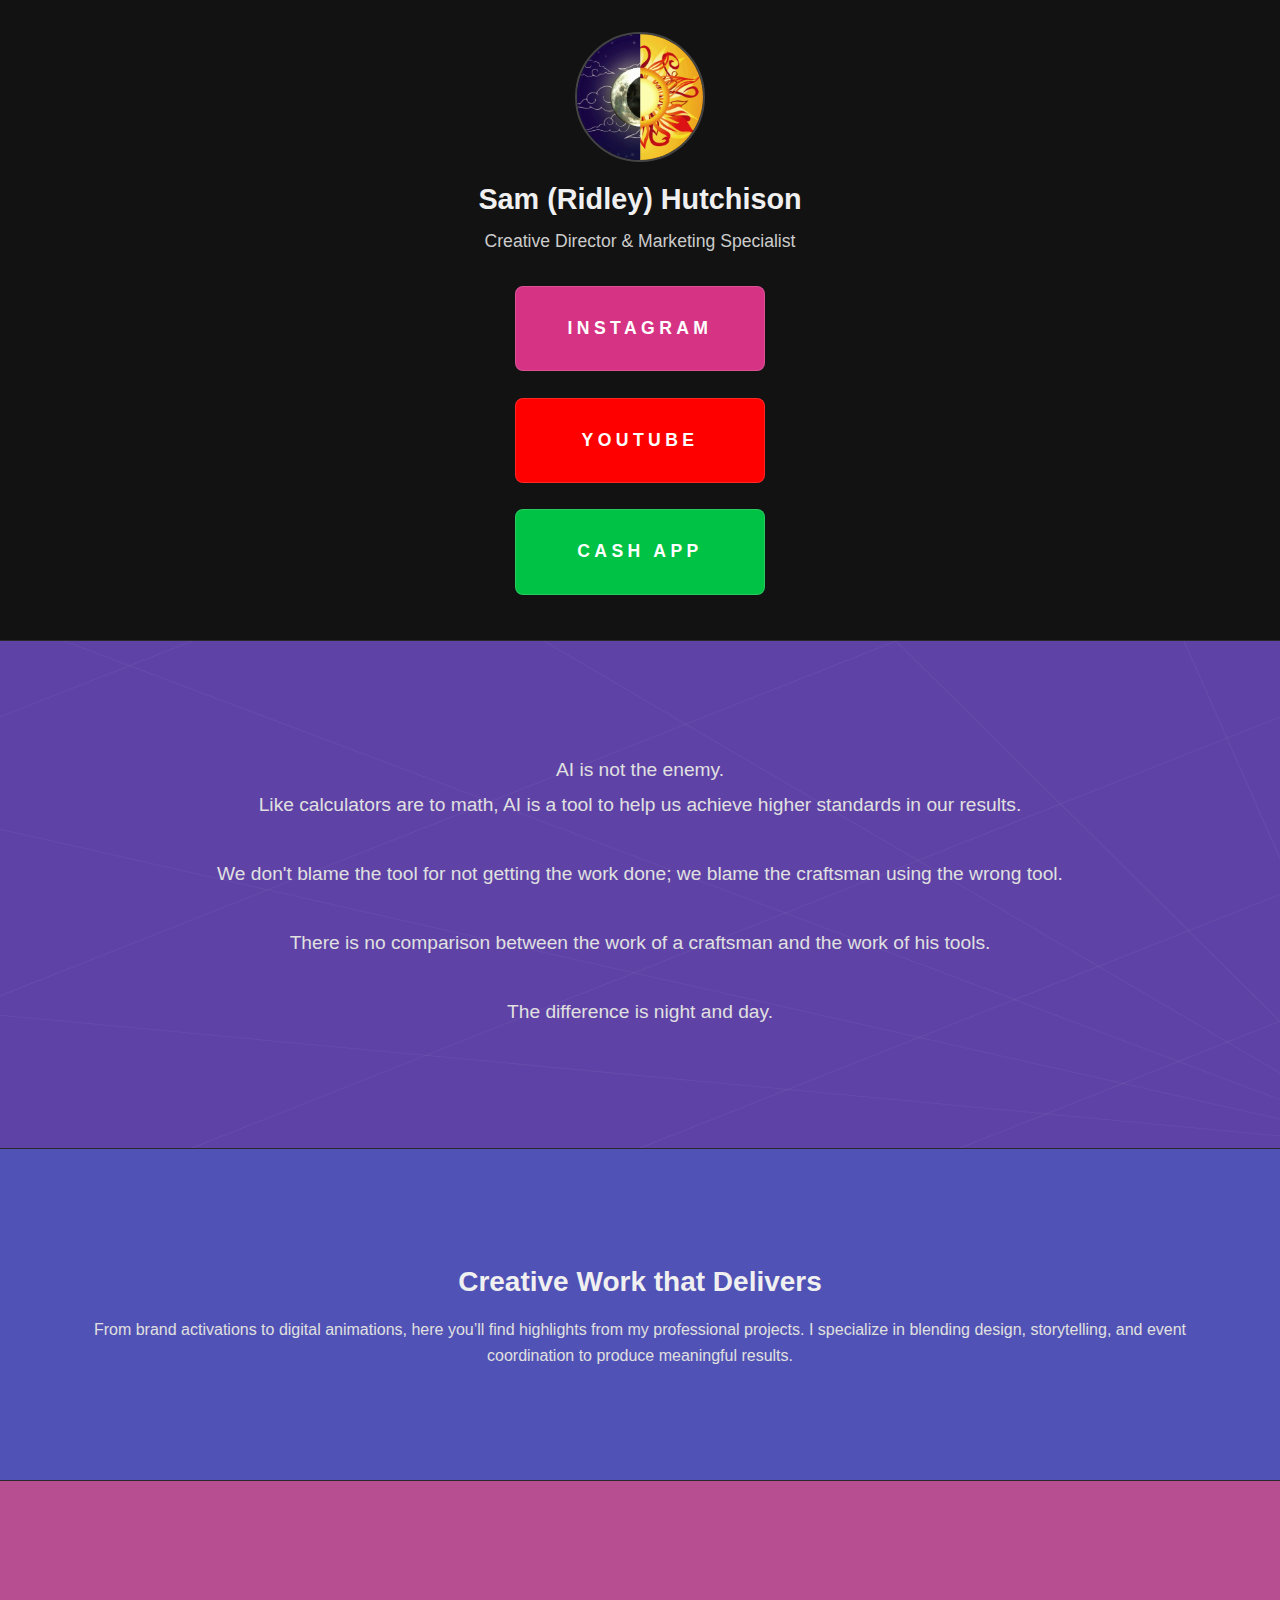
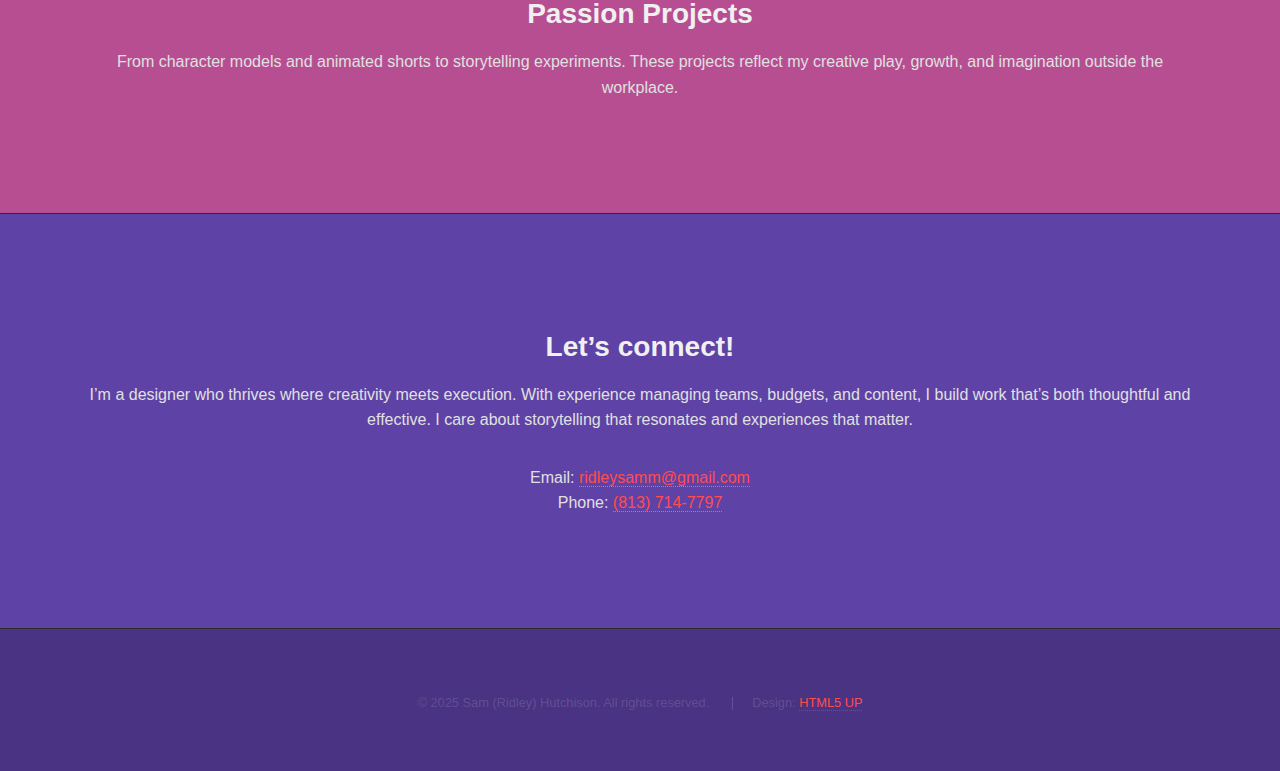
<file: Index.html>
<!DOCTYPE HTML>
<html>
	<head>
		<title>Sam (Ridley) Hutchison</title>
		<meta charset="utf-8" />
		<meta name="viewport" content="width=device-width, initial-scale=1, user-scalable=no" />
		<link rel="stylesheet" href="assets/css/main.css" />
		<noscript><link rel="stylesheet" href="assets/css/noscript.css" /></noscript>
		<style>
			/* --- Custom Adjustments --- */
			body {
				background-color: #1a1a1a;
				color: #e0e0e0;
				font-size: 16px;
				line-height: 1.6;
				text-align: center;
			}

			h1, h2, h3 {
				color: #f0f0f0;
				margin-bottom: 0.5em;
				text-align: center;
			}

			a {
				color: #ff4d4d;
				text-decoration: none;
			}

			a:hover {
				text-decoration: underline;
			}

			/* Buttons */
			.button {
				display: flex;
				justify-content: center;
				align-items: center;
				margin: 0.75em auto;
				width: 80%;
				max-width: 250px;
				text-align: center;
				padding: 1.1em 1.5em;
				font-weight: bold;
				font-size: 1.1em;
				border-radius: 8px;
				transition: transform 0.2s, opacity 0.2s;
			}

			.button:hover {
				transform: scale(1.05);
				opacity: 0.9;
			}

			.button.instagram { background-color: #d63384; color: white; }
			.button.youtube { background-color: #ff0000; color: white; }
			.button.cashapp { background-color: #00c244; color: white; }

			/* Header / Social section */
			#socials {
				display: flex;
				flex-direction: column;
				align-items: center;
				padding: 2em 1em;
				background: #121212;
				box-shadow: 0 2px 10px rgba(0,0,0,0.4);
			}

			#socials img {
				width: 130px;
				height: 130px;
				border-radius: 50%;
				object-fit: cover;
				margin-bottom: 1em;
				border: 2px solid #444;
			}

			#socials h1 {
				font-size: 1.8em;
				margin-bottom: 0.25em;
			}

			#socials h2 {
				font-weight: normal;
				font-size: 1.1em;
				color: #ccc;
				margin-bottom: 1em;
			}

			/* Section styling */
			section {
				padding: 3em 1em;
				border-bottom: 1px solid #2a2a2a;
			}

			.inner {
				max-width: 750px;
				margin: 0 auto;
			}

			/* First paragraph styling */
			#intro .inner p {
				font-size: 1.2em;
				line-height: 1.8;
			}

			.contact-info {
				margin-top: 1.5em;
				line-height: 1.6;
			}

			/* Responsive adjustments for smaller screens */
			@media screen and (max-width: 480px) {
				body { font-size: 15px; }
				.button { width: 90%; max-width: 220px; padding: 1em 1.2em; font-size: 1em; }
				#socials img { width: 120px; height: 120px; }
				#intro .inner p { font-size: 1.05em; line-height: 1.6; }
			}
		</style>
	</head>
	<body class="is-preload">

		<!-- Header / Social Links -->
		<section id="socials" class="wrapper style1 fade-up">
			<img src="images/profile.jpg" alt="Profile Image" />
			<h1>Sam (Ridley) Hutchison</h1>
			<h2>Creative Director & Marketing Specialist</h2>

			<a href="https://www.instagram.com/shridley_portfolio?igsh=MWxrYXMwZG8ydHc5MQ==" class="button instagram">Instagram</a>
			<a href="http://www.youtube.com/@SammRidley" class="button youtube">YouTube</a>
			<a href="https://cash.app/$amsplendadaddy" class="button cashapp">Cash App</a>
		</section>

		<!-- Intro -->
		<section id="intro" class="wrapper style1 fade-up">
			<div class="inner">
				<p>AI is not the enemy.<br />
				Like calculators are to math, AI is a tool to help us achieve higher standards in our results.<br /><br />
				We don't blame the tool for not getting the work done; we blame the craftsman using the wrong tool.<br /><br />
				There is no comparison between the work of a craftsman and the work of his tools.<br /><br />
				The difference is night and day.</p>
			</div>
		</section>

		<!-- Work Portfolio -->
		<section id="work" class="wrapper style2 fade-up">
			<div class="inner">
				<h2>Creative Work that Delivers</h2>
				<p>From brand activations to digital animations, here you’ll find highlights from my professional projects. I specialize in blending design, storytelling, and event coordination to produce meaningful results.</p>
			</div>
		</section>

		<!-- Personal Portfolio -->
		<section id="personal" class="wrapper style3 fade-up">
			<div class="inner">
				<h2>Passion Projects</h2>
				<p>From character models and animated shorts to storytelling experiments. These projects reflect my creative play, growth, and imagination outside the workplace.</p>
			</div>
		</section>

		<!-- About Me & Contact -->
		<section id="about" class="wrapper style1 fade-up">
			<div class="inner">
				<h2>Let’s connect!</h2>
				<p>I’m a designer who thrives where creativity meets execution. With experience managing teams, budgets, and content, I build work that’s both thoughtful and effective. I care about storytelling that resonates and experiences that matter.</p>

				<div class="contact-info">
					<p>Email: <a href="mailto:ridleysamm@gmail.com">ridleysamm@gmail.com</a><br />
					Phone: <a href="tel:18137147797">(813) 714-7797</a></p>
				</div>
			</div>
		</section>

		<!-- Footer -->
		<footer id="footer" class="wrapper style1-alt">
			<div class="inner">
				<ul class="menu">
					<li>&copy; 2025 Sam (Ridley) Hutchison. All rights reserved.</li>
					<li>Design: <a href="http://html5up.net">HTML5 UP</a></li>
				</ul>
			</div>
		</footer>

		<!-- Scripts -->
		<script src="assets/js/jquery.min.js"></script>
		<script src="assets/js/jquery.scrollex.min.js"></script>
		<script src="assets/js/jquery.scrolly.min.js"></script>
		<script src="assets/js/browser.min.js"></script>
		<script src="assets/js/breakpoints.min.js"></script>
		<script src="assets/js/util.js"></script>
		<script src="assets/js/main.js"></script>

	</body>
</html>
</file>
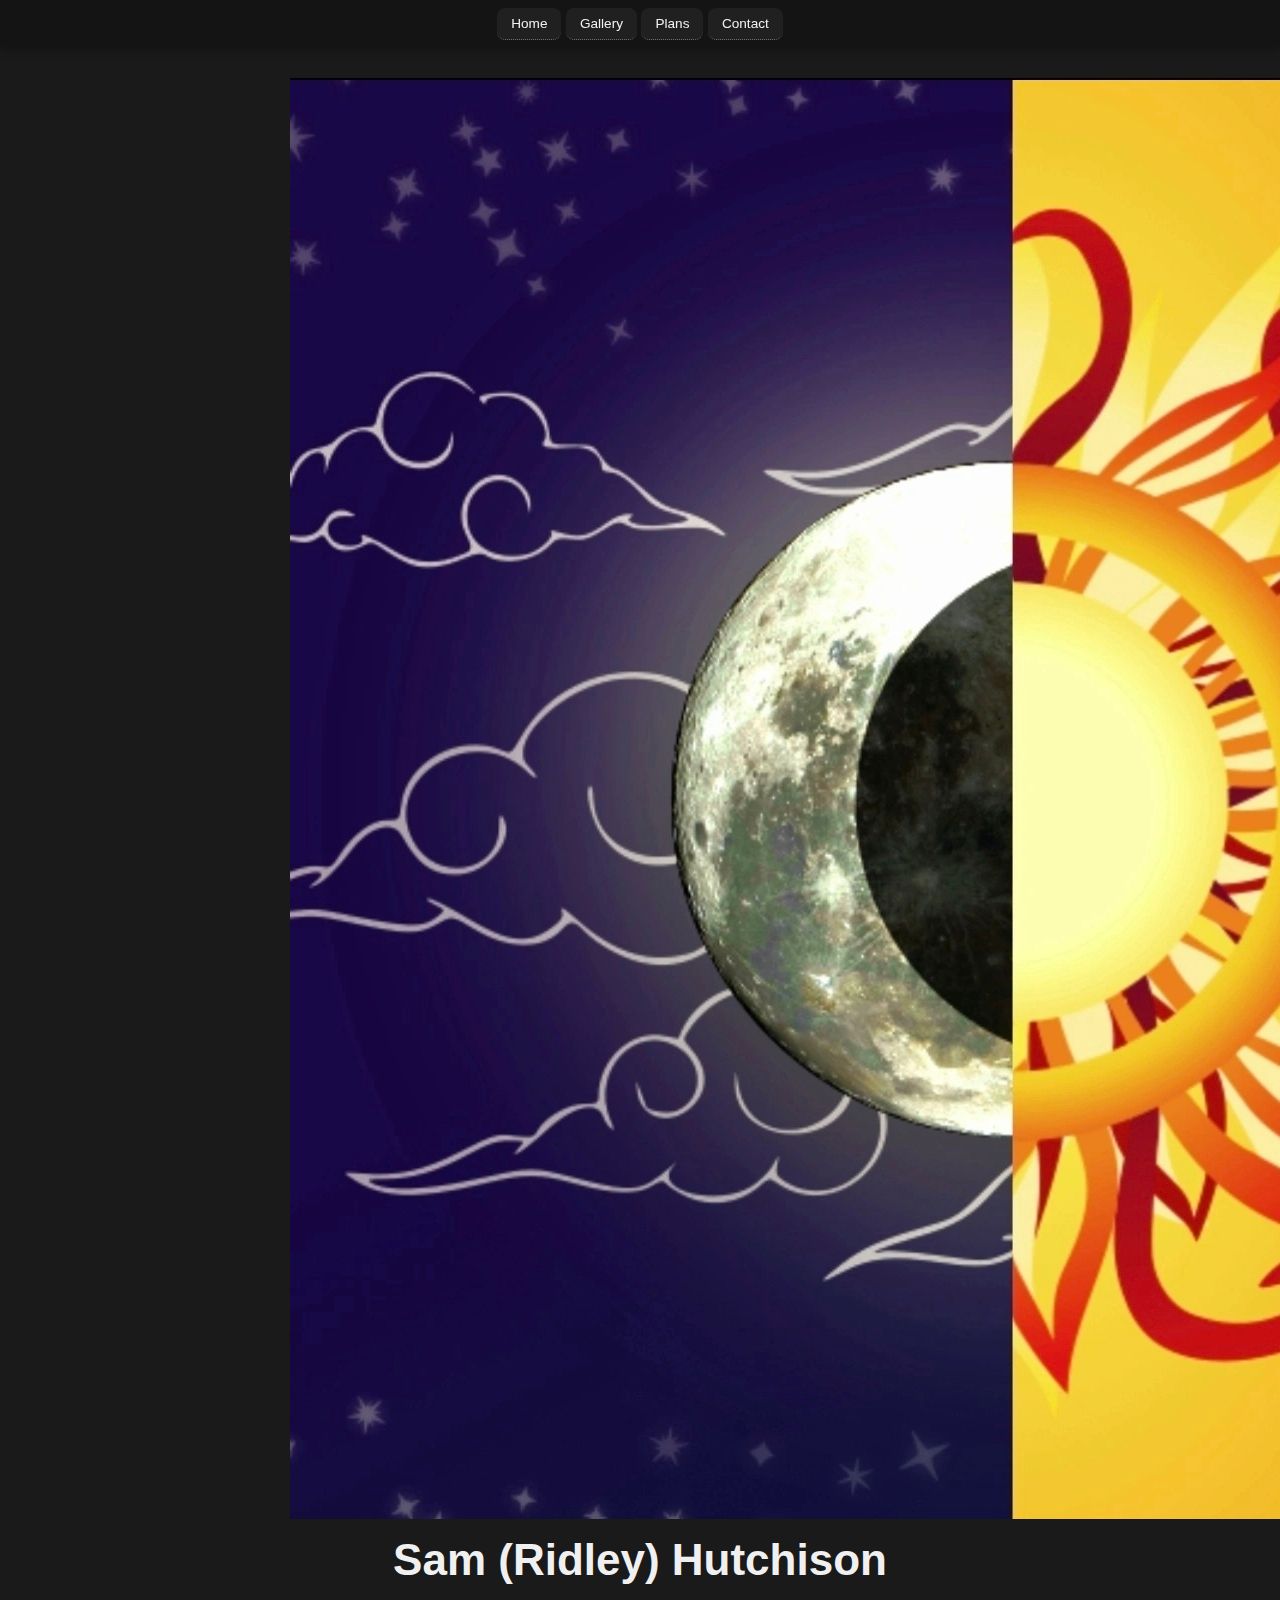
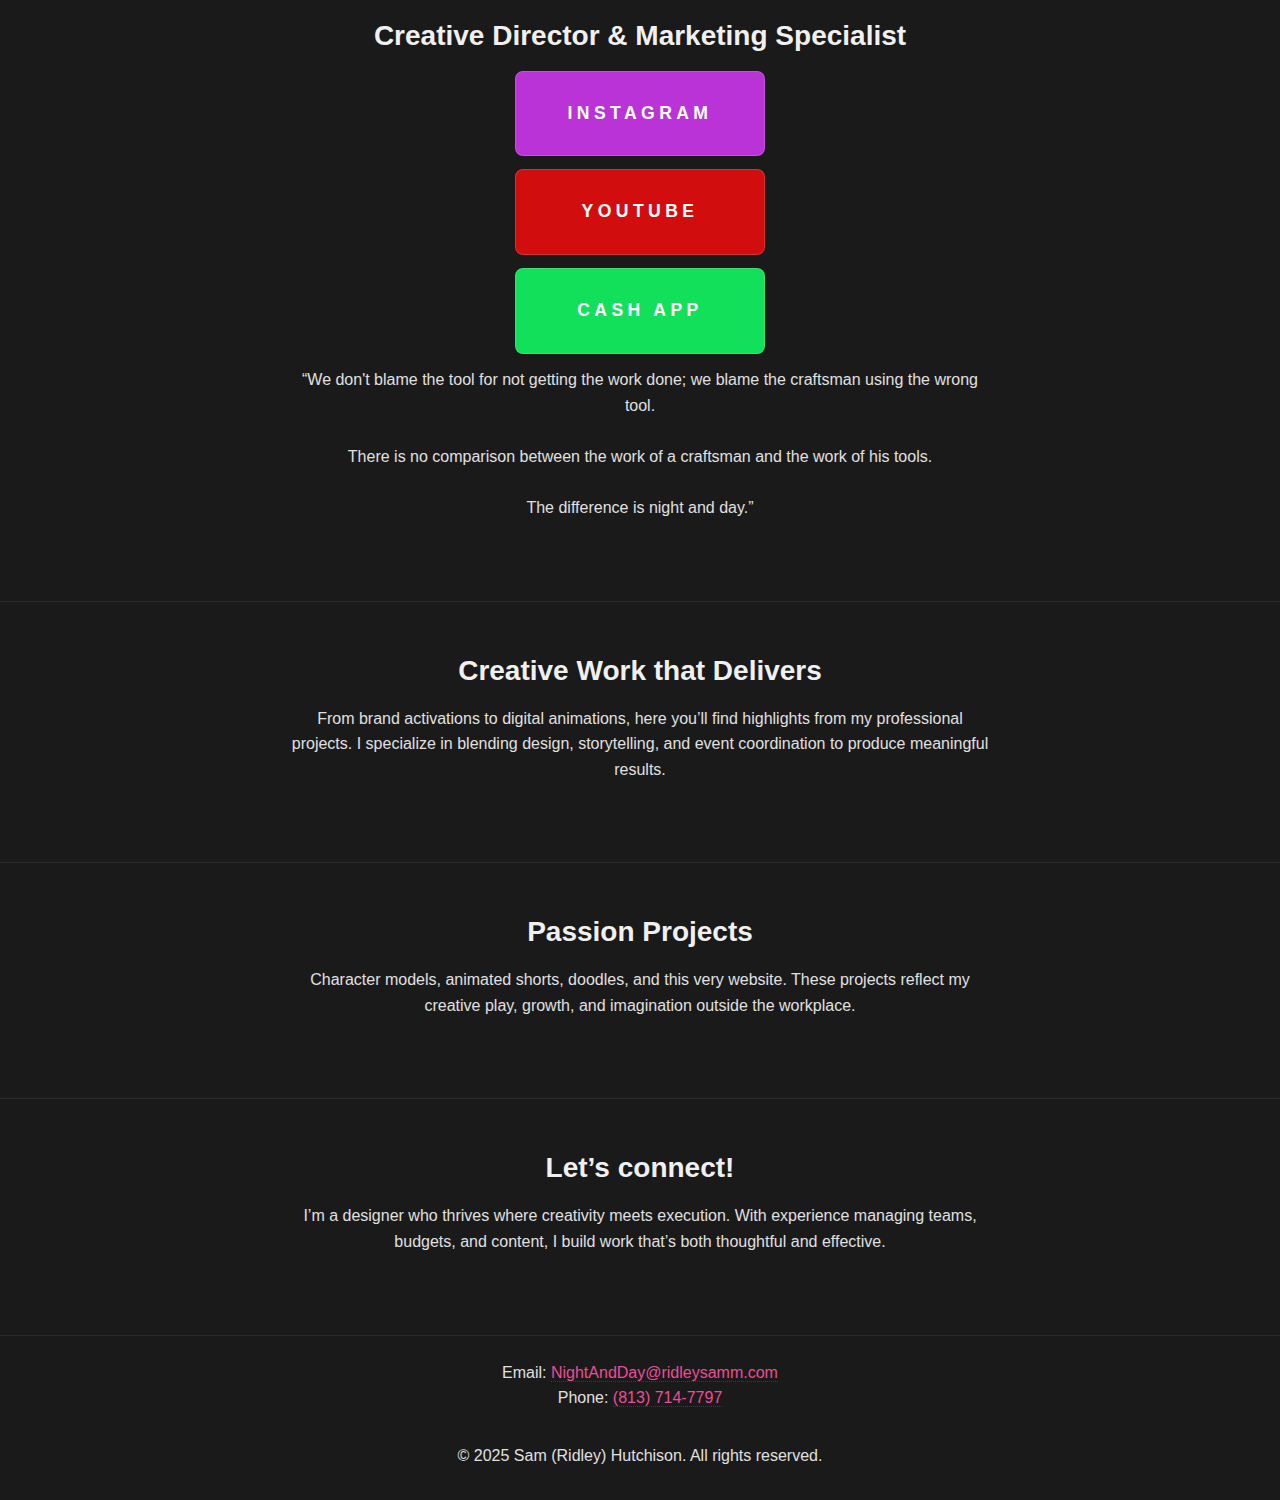
<file: index.html>
<!DOCTYPE HTML>
<html>
  <head>
    <link rel="icon" type="image/png" href="images/favicon.png">
    <title>Sam (Ridley) Hutchison</title>
    <meta charset="utf-8" />
    <meta name="viewport" content="width=device-width, initial-scale=1, user-scalable=no" />
    <link rel="stylesheet" href="assets/css/main.css" />
    <noscript><link rel="stylesheet" href="assets/css/noscript.css" /></noscript>

    <style>
      /* ---------- PAGE STYLING ---------- */
      body {
        background-color: #1a1a1a;
        color: #e0e0e0;
        font-size: 16px;
        line-height: 1.6;
        text-align: center;
        padding-top: 30px; /* space for navbar */
      }

      h1, h2, h3 {
        color: #f0f0f0;
        margin-bottom: 0.5em;
        text-align: center;
      }

      a {
        color: #ec4d98;
        text-decoration: none;
      }

      a:hover {
        text-decoration: underline;
      }

      /* ---------- NAVIGATION BAR ---------- */
      .navbar {
        width: 100%;
        background: rgba(20, 20, 20, 0.95);
        position: fixed;
        top: 0;
        left: 0;
        z-index: 1000;
        padding: 10px 0;
        box-shadow: 0 2px 10px rgba(0, 0, 0, 0.4);
      }

      .nav-inner {
        display: flex;
        justify-content: center;
        align-items: center;
        gap: 12px;
        flex-wrap: wrap;
      }

      .nav-links a {
        color: #f1f1f1;
        text-decoration: none;
        font-weight: 500;
        font-size: 0.85rem;
        padding: 8px 14px;
        border-radius: 8px;
        background: rgba(255, 255, 255, 0.05);
        transition: all 0.3s ease;
      }

      .nav-links a:hover {
        color: #d4af37;
        background: rgba(255, 255, 255, 0.15);
      }

      /* ---------- BUTTONS ---------- */
      .button {
        display: flex;
        justify-content: center;
        align-items: center;
        margin: 0.75em auto;
        width: 80%;
        max-width: 250px;
        text-align: center;
        padding: 1.1em 1.5em;
        font-weight: bold;
        font-size: 1.1em;
        border-radius: 8px;
        transition: transform 0.2s, opacity 0.2s;
      }

      .button:hover {
        transform: scale(1.05);
        opacity: 0.9;
      }

      .button.instagram { background-color: #ba33d6; color: white; }
      .button.youtube { background-color: #d20d0d; color: white; }
      .button.cashapp { background-color: #12df5a; color: white; }

      /* ---------- SECTIONS ---------- */
      #socials {
        display: flex;
        flex-direction: column;
        align-items: center;
        padding: 2em 1em;
        background: #121212;
        box-shadow: 0 2px 10px rgba(0,0,0,0.4);
      }

      #socials img {
        width: 130px;
        height: 130px;
        border-radius: 50%;
        object-fit: cover;
        margin-bottom: 1em;
        border: 2px solid #444;
      }

      section {
        padding: 3em 1em;
        border-bottom: 1px solid #2a2a2a;
      }

      .inner {
        max-width: 700px;
        margin: 0 auto;
      }

      #intro .inner p {
        font-size: 1.2em;
        line-height: 1.8;
      }

      .contact-info {
        margin-top: 1.5em;
        line-height: 1.6;
      }

      @media screen and (max-width: 480px) {
        body { font-size: 15px; }
        .button { width: 90%; max-width: 220px; padding: 1em 1.2em; font-size: 1em; }
        #socials img { width: 120px; height: 120px; }
        #intro .inner p { font-size: 1.05em; line-height: 1.6; }
      }
    </style>
  </head>

  <body class="is-preload">

    <!-- ---------- NAVIGATION BAR ---------- -->
    <nav class="navbar">
      <div class="nav-inner">
        <div class="nav-links">
          <a href="index.html">Home</a>
          <a href="gallery.html">Gallery</a>
          <a href="plans.html">Plans</a>
          <a href="business-card.html">Contact</a>
        </div>
      </div>
    </nav>

<!-- ---------- HERO SECTION ---------- -->
<section id="hero">
  <div class="inner">
    <img src="images/profile.jpg" alt="Profile Image" />
    <h1>Sam (Ridley) Hutchison</h1>
    <h2>Creative Director & Marketing Specialist</h2>

    <div class="buttons">
      <a href="https://www.instagram.com/shridley_portfolio?igsh=MWxrYXMwZG8ydHc5MQ==" class="button instagram">Instagram</a>
      <a href="http://www.youtube.com/@SammRidley" class="button youtube">YouTube</a>
      <a href="https://cash.app/$amsplendadaddy" class="button cashapp">Cash App</a>
    </div>

    <p class="quote">
      “We don't blame the tool for not getting the work done; we blame the craftsman using the wrong tool.<br /><br />
      There is no comparison between the work of a craftsman and the work of his tools.<br /><br />
      The difference is night and day.”
    </p>
  </div>
</section>

    <!-- ---------- WORK PORTFOLIO ---------- -->
    <section id="work">
      <div class="inner">
        <h2>Creative Work that Delivers</h2>
        <p>
          From brand activations to digital animations, here you’ll find highlights from my professional projects. 
          I specialize in blending design, storytelling, and event coordination to produce meaningful results.
        </p>
      </div>
    </section>

    <!-- ---------- PERSONAL PORTFOLIO ---------- -->
    <section id="personal">
      <div class="inner">
        <h2>Passion Projects</h2>
        <p>
          Character models, animated shorts, doodles, and this very website. 
          These projects reflect my creative play, growth, and imagination outside the workplace.
        </p>
      </div>
    </section>

    <!-- ---------- ABOUT / CONTACT ---------- -->
    <section id="about">
      <div class="inner">
        <h2>Let’s connect!</h2>
        <p>
          I’m a designer who thrives where creativity meets execution. With experience managing teams, budgets, and content, 
          I build work that’s both thoughtful and effective.
        </p>
        
      </div>
    </section>

    <!-- ---------- FOOTER ---------- -->
<footer id="footer">
  <div class="inner">
            <div class="contact-info">
          <p>
            Email: <a href="mailto:NightAndDay@ridleysamm.com">NightAndDay@ridleysamm.com</a><br />
            Phone: <a href="tel:18137147797">(813) 714-7797</a>
          </p>
        </div>
    <p>&copy; 2025 Sam (Ridley) Hutchison. All rights reserved.</p>
     </div>
</footer>

    <!-- ---------- SCRIPTS ---------- -->
    <script src="assets/js/jquery.min.js"></script>
    <script src="assets/js/jquery.scrollex.min.js"></script>
    <script src="assets/js/jquery.scrolly.min.js"></script>
    <script src="assets/js/browser.min.js"></script>
    <script src="assets/js/breakpoints.min.js"></script>
    <script src="assets/js/util.js"></script>
    <script src="assets/js/main.js"></script>

  </body>
</html>
</file>
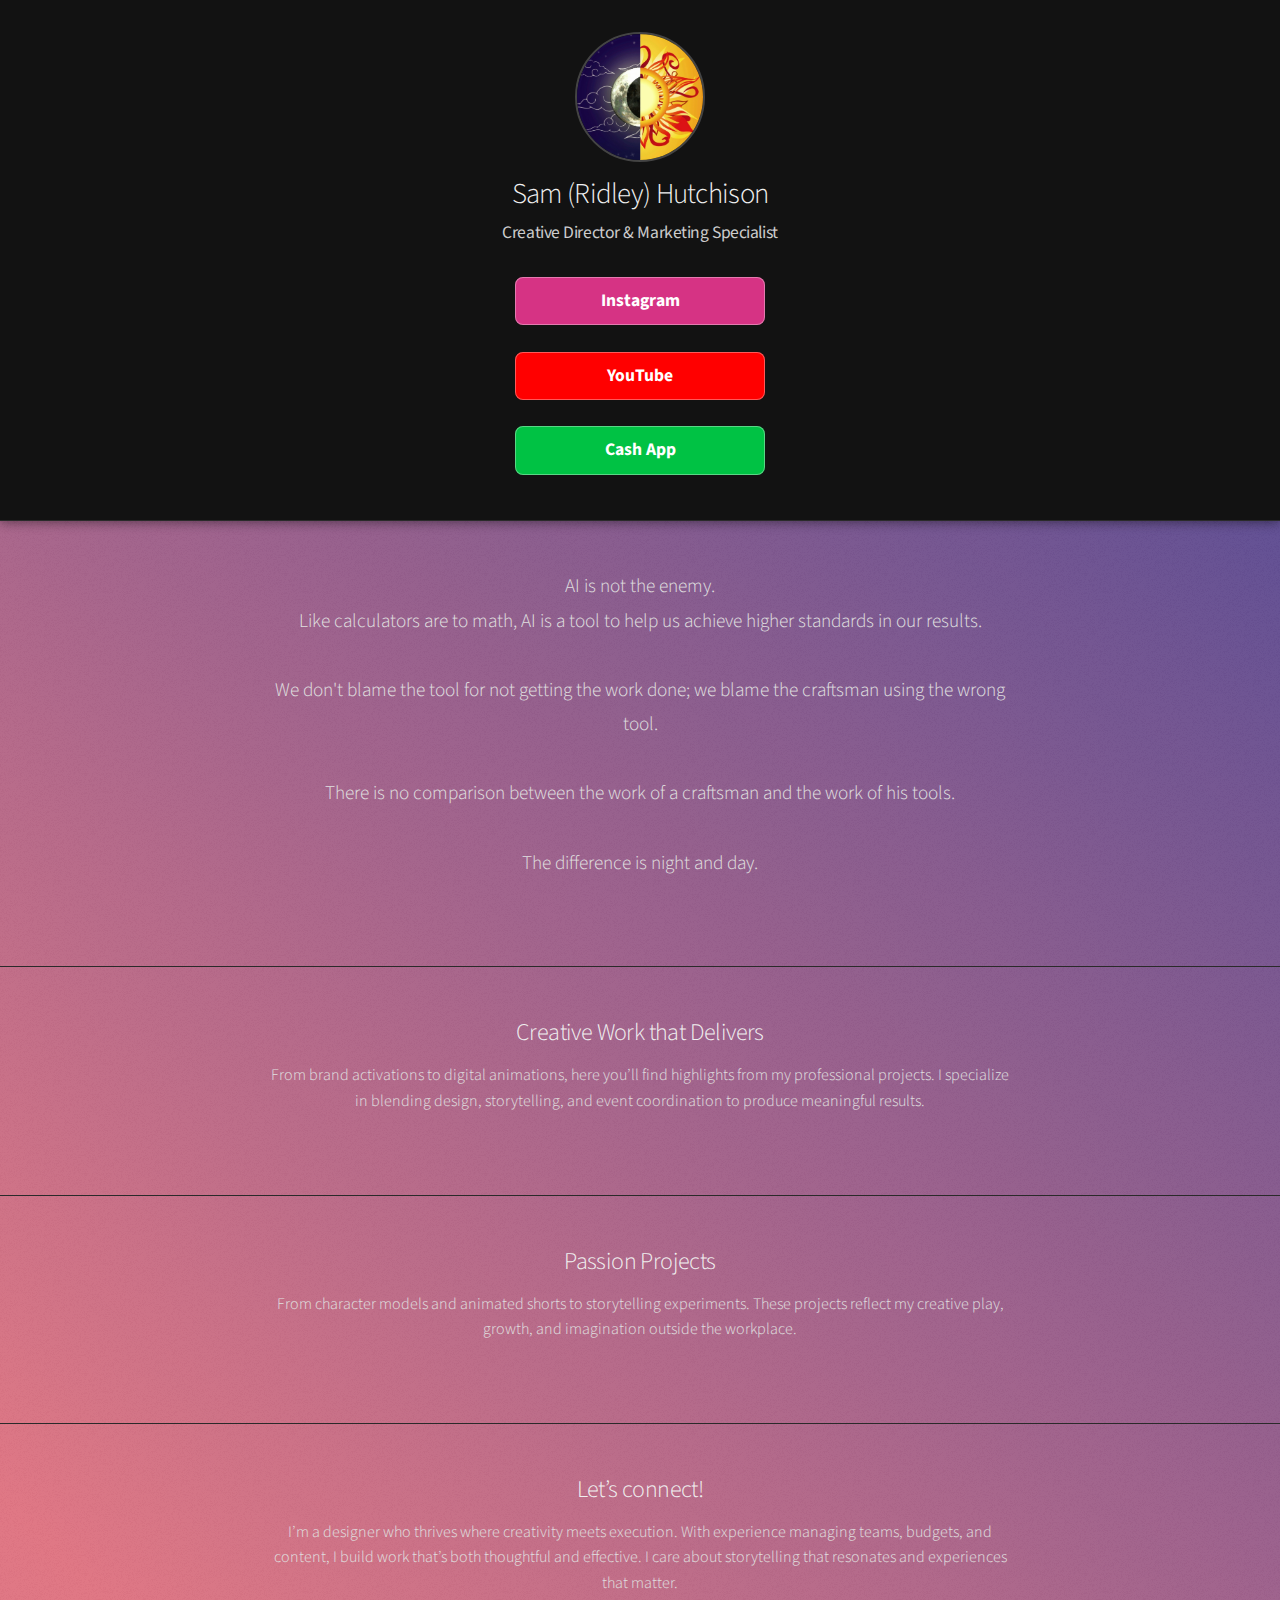
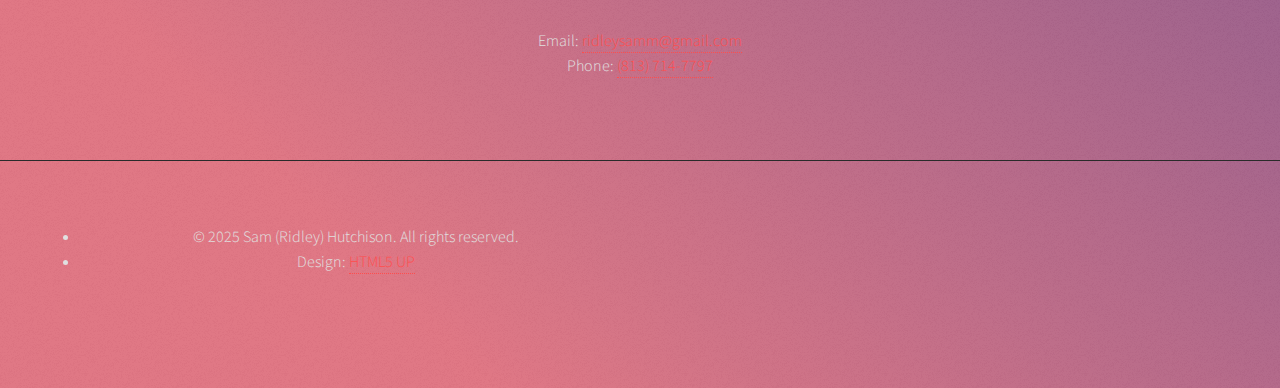
<file: Website/Index.html>
<!DOCTYPE HTML>
<html>
	<head>
		<title>Sam (Ridley) Hutchison</title>
		<meta charset="utf-8" />
		<meta name="viewport" content="width=device-width, initial-scale=1, user-scalable=no" />
		<link rel="stylesheet" href="assets/css/main.css" />
		<noscript><link rel="stylesheet" href="assets/css/noscript.css" /></noscript>
		<style>
			/* --- Custom Adjustments --- */
			body {
				background-color: #1a1a1a;
				color: #e0e0e0;
				font-size: 16px;
				line-height: 1.6;
				text-align: center;
			}

			h1, h2, h3 {
				color: #f0f0f0;
				margin-bottom: 0.5em;
				text-align: center;
			}

			a {
				color: #ff4d4d;
				text-decoration: none;
			}

			a:hover {
				text-decoration: underline;
			}

			/* Buttons */
			.button {
				display: flex;
				justify-content: center;
				align-items: center;
				margin: 0.75em auto;
				width: 80%;
				max-width: 250px;
				text-align: center;
				padding: 1.1em 1.5em;
				font-weight: bold;
				font-size: 1.1em;
				border-radius: 8px;
				transition: transform 0.2s, opacity 0.2s;
			}

			.button:hover {
				transform: scale(1.05);
				opacity: 0.9;
			}

			.button.instagram { background-color: #d63384; color: white; }
			.button.youtube { background-color: #ff0000; color: white; }
			.button.cashapp { background-color: #00c244; color: white; }

			/* Header / Social section */
			#socials {
				display: flex;
				flex-direction: column;
				align-items: center;
				padding: 2em 1em;
				background: #121212;
				box-shadow: 0 2px 10px rgba(0,0,0,0.4);
			}

			#socials img {
				width: 130px;
				height: 130px;
				border-radius: 50%;
				object-fit: cover;
				margin-bottom: 1em;
				border: 2px solid #444;
			}

			#socials h1 {
				font-size: 1.8em;
				margin-bottom: 0.25em;
			}

			#socials h2 {
				font-weight: normal;
				font-size: 1.1em;
				color: #ccc;
				margin-bottom: 1em;
			}

			/* Section styling */
			section {
				padding: 3em 1em;
				border-bottom: 1px solid #2a2a2a;
			}

			.inner {
				max-width: 750px;
				margin: 0 auto;
			}

			/* First paragraph styling */
			#intro .inner p {
				font-size: 1.2em;
				line-height: 1.8;
			}

			.contact-info {
				margin-top: 1.5em;
				line-height: 1.6;
			}

			/* Responsive adjustments for smaller screens */
			@media screen and (max-width: 480px) {
				body { font-size: 15px; }
				.button { width: 90%; max-width: 220px; padding: 1em 1.2em; font-size: 1em; }
				#socials img { width: 120px; height: 120px; }
				#intro .inner p { font-size: 1.05em; line-height: 1.6; }
			}
		</style>
	</head>
	<body class="is-preload">

		<!-- Header / Social Links -->
		<section id="socials" class="wrapper style1 fade-up">
			<img src="images/profile.jpg" alt="Profile Image" />
			<h1>Sam (Ridley) Hutchison</h1>
			<h2>Creative Director & Marketing Specialist</h2>

			<a href="https://www.instagram.com/shridley_portfolio?igsh=MWxrYXMwZG8ydHc5MQ==" class="button instagram">Instagram</a>
			<a href="http://www.youtube.com/@SammRidley" class="button youtube">YouTube</a>
			<a href="https://cash.app/$amsplendadaddy" class="button cashapp">Cash App</a>
		</section>

		<!-- Intro -->
		<section id="intro" class="wrapper style1 fade-up">
			<div class="inner">
				<p>AI is not the enemy.<br />
				Like calculators are to math, AI is a tool to help us achieve higher standards in our results.<br /><br />
				We don't blame the tool for not getting the work done; we blame the craftsman using the wrong tool.<br /><br />
				There is no comparison between the work of a craftsman and the work of his tools.<br /><br />
				The difference is night and day.</p>
			</div>
		</section>

		<!-- Work Portfolio -->
		<section id="work" class="wrapper style2 fade-up">
			<div class="inner">
				<h2>Creative Work that Delivers</h2>
				<p>From brand activations to digital animations, here you’ll find highlights from my professional projects. I specialize in blending design, storytelling, and event coordination to produce meaningful results.</p>
			</div>
		</section>

		<!-- Personal Portfolio -->
		<section id="personal" class="wrapper style3 fade-up">
			<div class="inner">
				<h2>Passion Projects</h2>
				<p>From character models and animated shorts to storytelling experiments. These projects reflect my creative play, growth, and imagination outside the workplace.</p>
			</div>
		</section>

		<!-- About Me & Contact -->
		<section id="about" class="wrapper style1 fade-up">
			<div class="inner">
				<h2>Let’s connect!</h2>
				<p>I’m a designer who thrives where creativity meets execution. With experience managing teams, budgets, and content, I build work that’s both thoughtful and effective. I care about storytelling that resonates and experiences that matter.</p>

				<div class="contact-info">
					<p>Email: <a href="mailto:ridleysamm@gmail.com">ridleysamm@gmail.com</a><br />
					Phone: <a href="tel:18137147797">(813) 714-7797</a></p>
				</div>
			</div>
		</section>

		<!-- Footer -->
		<footer id="footer" class="wrapper style1-alt">
			<div class="inner">
				<ul class="menu">
					<li>&copy; 2025 Sam (Ridley) Hutchison. All rights reserved.</li>
					<li>Design: <a href="http://html5up.net">HTML5 UP</a></li>
				</ul>
			</div>
		</footer>

		<!-- Scripts -->
		<script src="assets/js/jquery.min.js"></script>
		<script src="assets/js/jquery.scrollex.min.js"></script>
		<script src="assets/js/jquery.scrolly.min.js"></script>
		<script src="assets/js/browser.min.js"></script>
		<script src="assets/js/breakpoints.min.js"></script>
		<script src="assets/js/util.js"></script>
		<script src="assets/js/main.js"></script>

	</body>
</html>
</file>
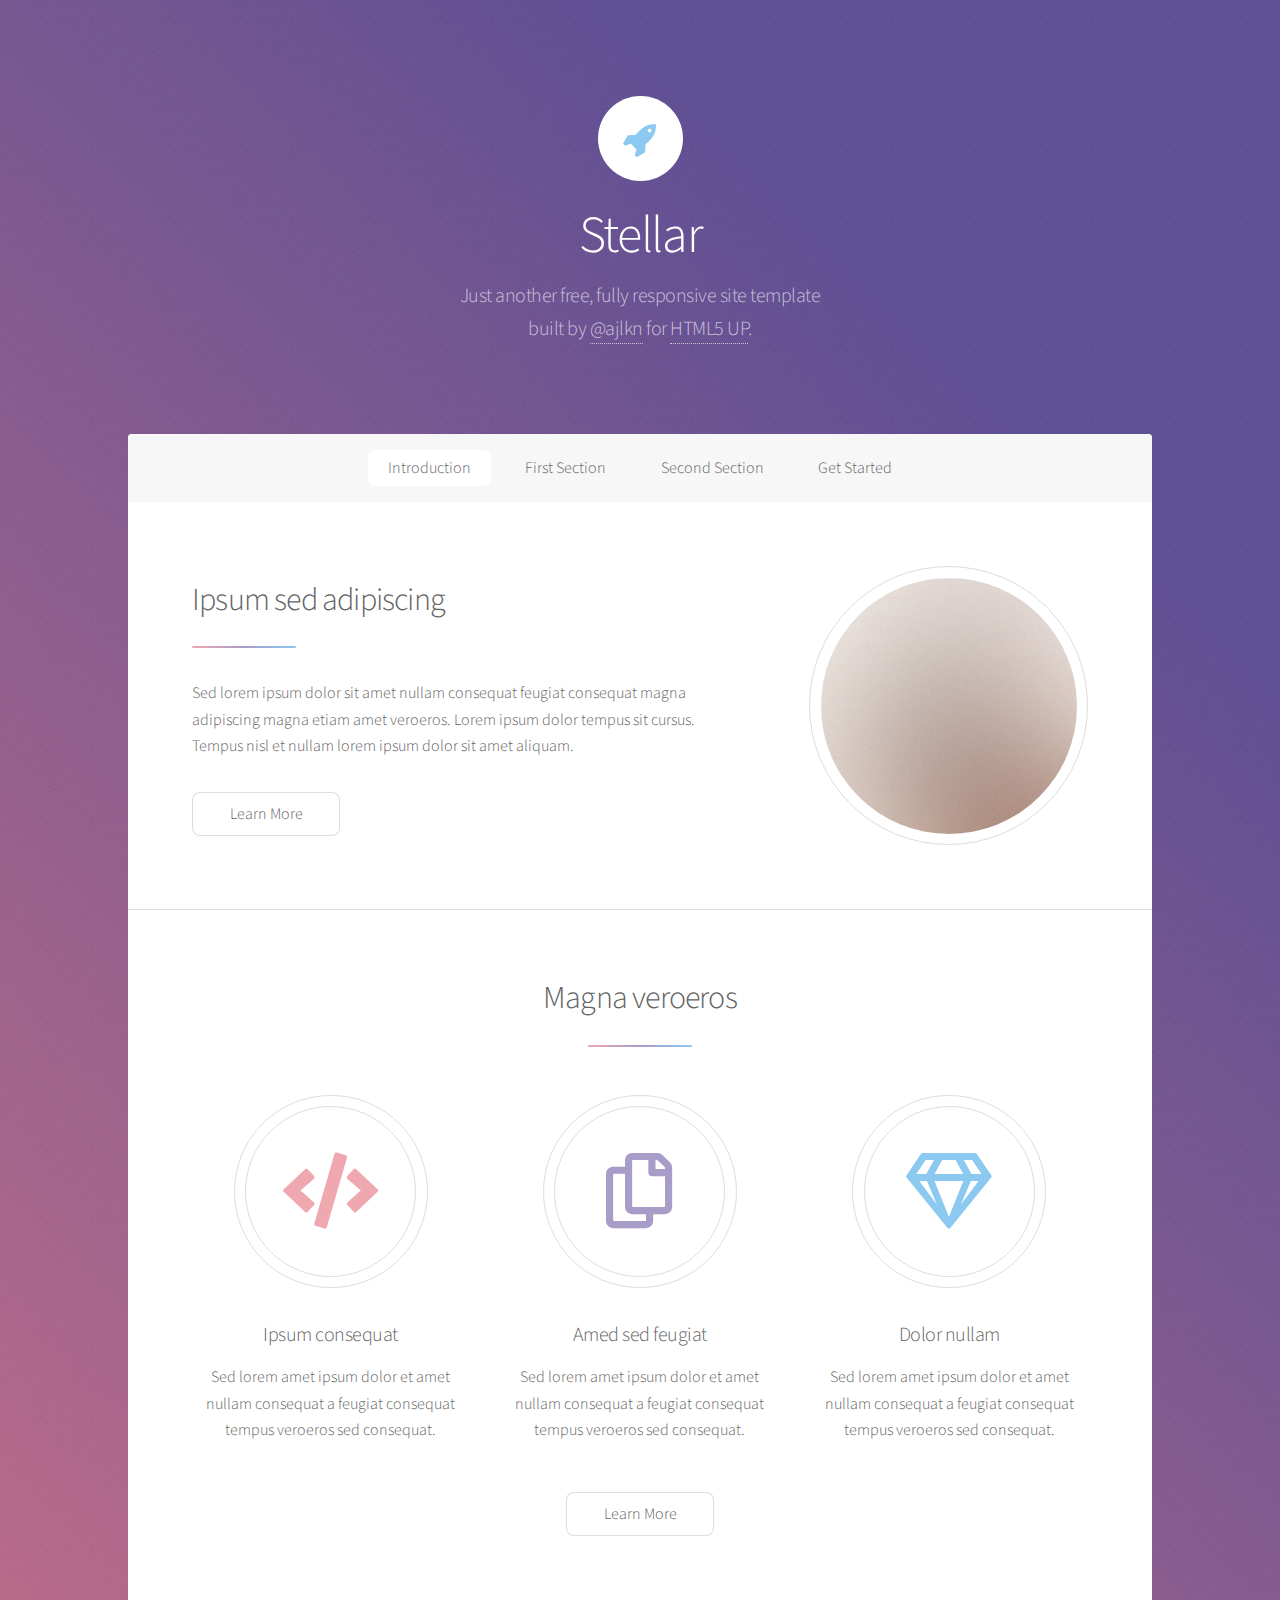
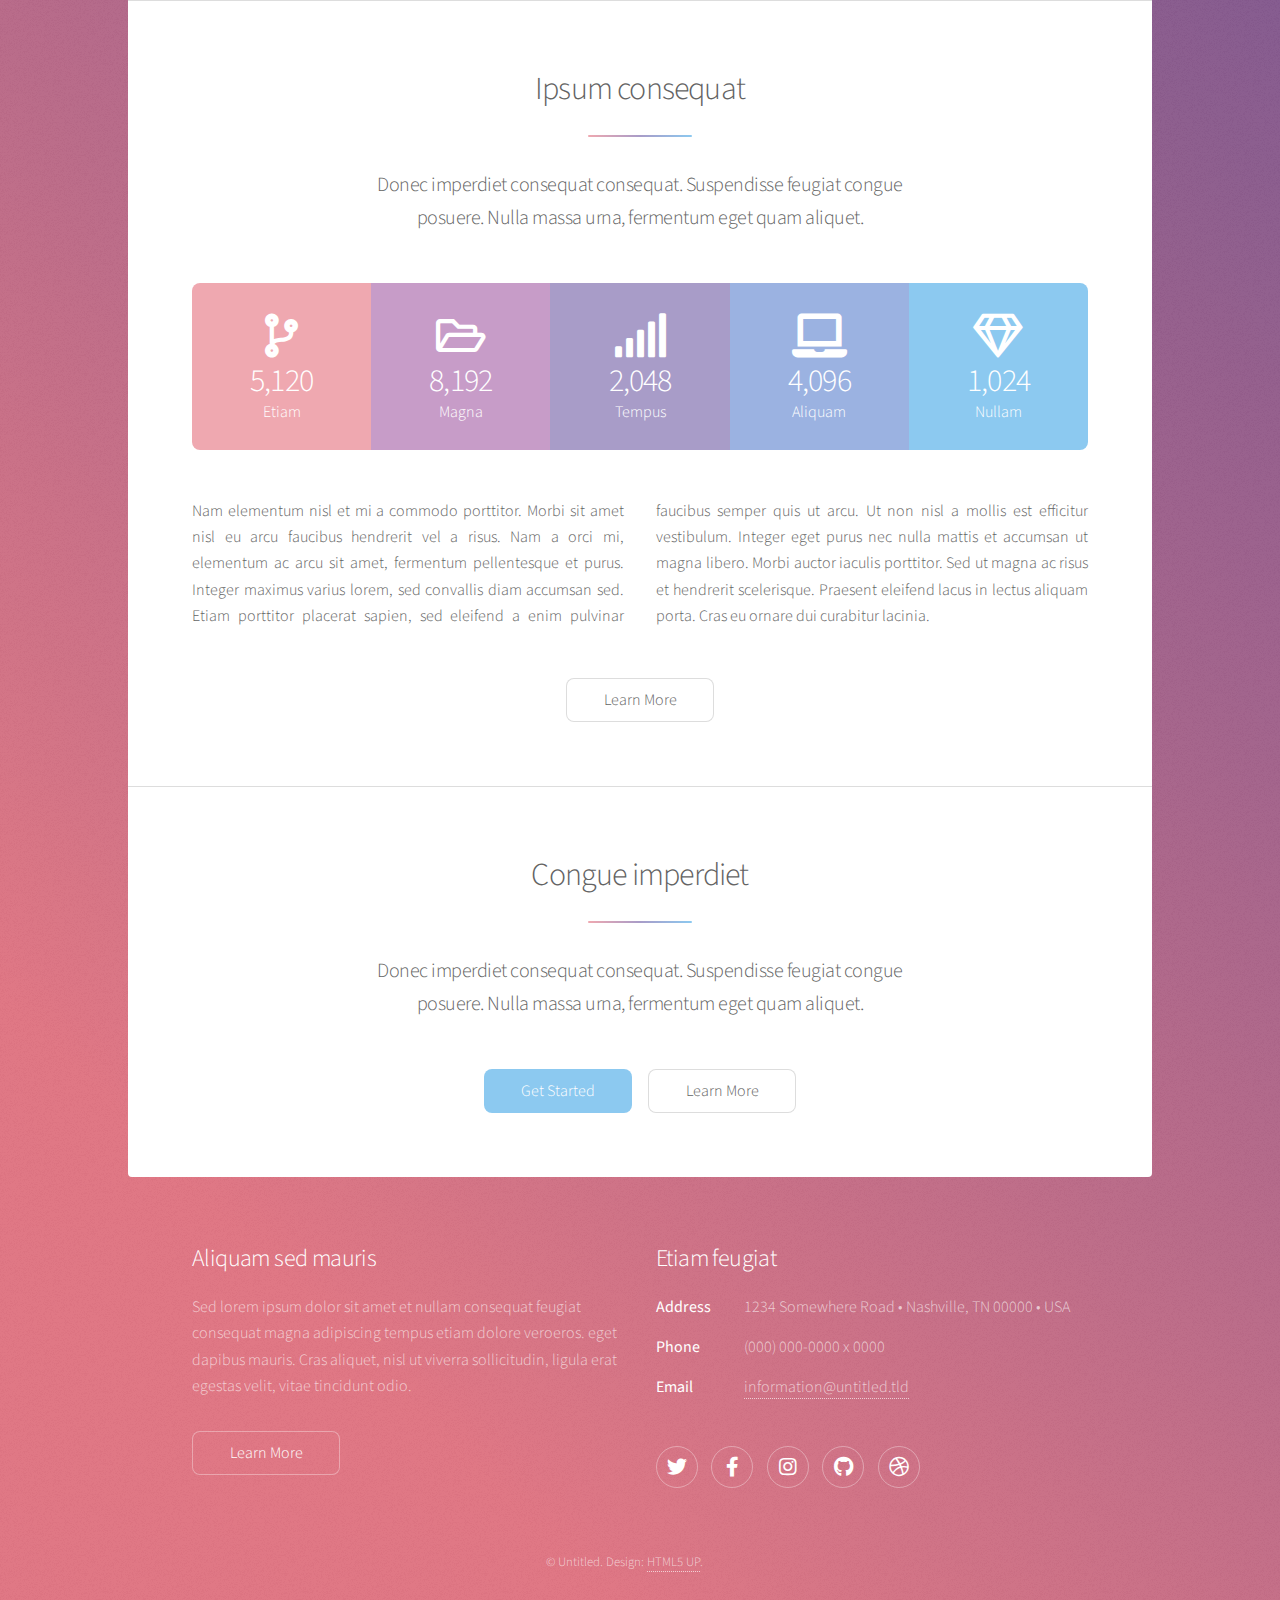
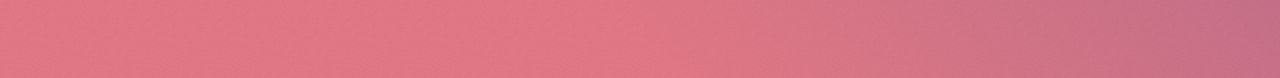
<file: Website/index.html>
<!DOCTYPE HTML>
<!--
	Stellar by HTML5 UP
	html5up.net | @ajlkn
	Free for personal and commercial use under the CCA 3.0 license (html5up.net/license)
-->
<html>
	<head>
		<title>Stellar by HTML5 UP</title>
		<meta charset="utf-8" />
		<meta name="viewport" content="width=device-width, initial-scale=1, user-scalable=no" />
		<link rel="stylesheet" href="assets/css/main.css" />
		<noscript><link rel="stylesheet" href="assets/css/noscript.css" /></noscript>
	</head>
	<body class="is-preload">

		<!-- Wrapper -->
			<div id="wrapper">

				<!-- Header -->
					<header id="header" class="alt">
						<span class="logo"><img src="images/logo.svg" alt="" /></span>
						<h1>Stellar</h1>
						<p>Just another free, fully responsive site template<br />
						built by <a href="https://twitter.com/ajlkn">@ajlkn</a> for <a href="https://html5up.net">HTML5 UP</a>.</p>
					</header>

				<!-- Nav -->
					<nav id="nav">
						<ul>
							<li><a href="#intro" class="active">Introduction</a></li>
							<li><a href="#first">First Section</a></li>
							<li><a href="#second">Second Section</a></li>
							<li><a href="#cta">Get Started</a></li>
						</ul>
					</nav>

				<!-- Main -->
					<div id="main">

						<!-- Introduction -->
							<section id="intro" class="main">
								<div class="spotlight">
									<div class="content">
										<header class="major">
											<h2>Ipsum sed adipiscing</h2>
										</header>
										<p>Sed lorem ipsum dolor sit amet nullam consequat feugiat consequat magna
										adipiscing magna etiam amet veroeros. Lorem ipsum dolor tempus sit cursus.
										Tempus nisl et nullam lorem ipsum dolor sit amet aliquam.</p>
										<ul class="actions">
											<li><a href="generic.html" class="button">Learn More</a></li>
										</ul>
									</div>
									<span class="image"><img src="images/pic01.jpg" alt="" /></span>
								</div>
							</section>

						<!-- First Section -->
							<section id="first" class="main special">
								<header class="major">
									<h2>Magna veroeros</h2>
								</header>
								<ul class="features">
									<li>
										<span class="icon solid major style1 fa-code"></span>
										<h3>Ipsum consequat</h3>
										<p>Sed lorem amet ipsum dolor et amet nullam consequat a feugiat consequat tempus veroeros sed consequat.</p>
									</li>
									<li>
										<span class="icon major style3 fa-copy"></span>
										<h3>Amed sed feugiat</h3>
										<p>Sed lorem amet ipsum dolor et amet nullam consequat a feugiat consequat tempus veroeros sed consequat.</p>
									</li>
									<li>
										<span class="icon major style5 fa-gem"></span>
										<h3>Dolor nullam</h3>
										<p>Sed lorem amet ipsum dolor et amet nullam consequat a feugiat consequat tempus veroeros sed consequat.</p>
									</li>
								</ul>
								<footer class="major">
									<ul class="actions special">
										<li><a href="generic.html" class="button">Learn More</a></li>
									</ul>
								</footer>
							</section>

						<!-- Second Section -->
							<section id="second" class="main special">
								<header class="major">
									<h2>Ipsum consequat</h2>
									<p>Donec imperdiet consequat consequat. Suspendisse feugiat congue<br />
									posuere. Nulla massa urna, fermentum eget quam aliquet.</p>
								</header>
								<ul class="statistics">
									<li class="style1">
										<span class="icon solid fa-code-branch"></span>
										<strong>5,120</strong> Etiam
									</li>
									<li class="style2">
										<span class="icon fa-folder-open"></span>
										<strong>8,192</strong> Magna
									</li>
									<li class="style3">
										<span class="icon solid fa-signal"></span>
										<strong>2,048</strong> Tempus
									</li>
									<li class="style4">
										<span class="icon solid fa-laptop"></span>
										<strong>4,096</strong> Aliquam
									</li>
									<li class="style5">
										<span class="icon fa-gem"></span>
										<strong>1,024</strong> Nullam
									</li>
								</ul>
								<p class="content">Nam elementum nisl et mi a commodo porttitor. Morbi sit amet nisl eu arcu faucibus hendrerit vel a risus. Nam a orci mi, elementum ac arcu sit amet, fermentum pellentesque et purus. Integer maximus varius lorem, sed convallis diam accumsan sed. Etiam porttitor placerat sapien, sed eleifend a enim pulvinar faucibus semper quis ut arcu. Ut non nisl a mollis est efficitur vestibulum. Integer eget purus nec nulla mattis et accumsan ut magna libero. Morbi auctor iaculis porttitor. Sed ut magna ac risus et hendrerit scelerisque. Praesent eleifend lacus in lectus aliquam porta. Cras eu ornare dui curabitur lacinia.</p>
								<footer class="major">
									<ul class="actions special">
										<li><a href="generic.html" class="button">Learn More</a></li>
									</ul>
								</footer>
							</section>

						<!-- Get Started -->
							<section id="cta" class="main special">
								<header class="major">
									<h2>Congue imperdiet</h2>
									<p>Donec imperdiet consequat consequat. Suspendisse feugiat congue<br />
									posuere. Nulla massa urna, fermentum eget quam aliquet.</p>
								</header>
								<footer class="major">
									<ul class="actions special">
										<li><a href="generic.html" class="button primary">Get Started</a></li>
										<li><a href="generic.html" class="button">Learn More</a></li>
									</ul>
								</footer>
							</section>

					</div>

				<!-- Footer -->
					<footer id="footer">
						<section>
							<h2>Aliquam sed mauris</h2>
							<p>Sed lorem ipsum dolor sit amet et nullam consequat feugiat consequat magna adipiscing tempus etiam dolore veroeros. eget dapibus mauris. Cras aliquet, nisl ut viverra sollicitudin, ligula erat egestas velit, vitae tincidunt odio.</p>
							<ul class="actions">
								<li><a href="generic.html" class="button">Learn More</a></li>
							</ul>
						</section>
						<section>
							<h2>Etiam feugiat</h2>
							<dl class="alt">
								<dt>Address</dt>
								<dd>1234 Somewhere Road &bull; Nashville, TN 00000 &bull; USA</dd>
								<dt>Phone</dt>
								<dd>(000) 000-0000 x 0000</dd>
								<dt>Email</dt>
								<dd><a href="#">information@untitled.tld</a></dd>
							</dl>
							<ul class="icons">
								<li><a href="#" class="icon brands fa-twitter alt"><span class="label">Twitter</span></a></li>
								<li><a href="#" class="icon brands fa-facebook-f alt"><span class="label">Facebook</span></a></li>
								<li><a href="#" class="icon brands fa-instagram alt"><span class="label">Instagram</span></a></li>
								<li><a href="#" class="icon brands fa-github alt"><span class="label">GitHub</span></a></li>
								<li><a href="#" class="icon brands fa-dribbble alt"><span class="label">Dribbble</span></a></li>
							</ul>
						</section>
						<p class="copyright">&copy; Untitled. Design: <a href="https://html5up.net">HTML5 UP</a>.</p>
					</footer>

			</div>

		<!-- Scripts -->
			<script src="assets/js/jquery.min.js"></script>
			<script src="assets/js/jquery.scrollex.min.js"></script>
			<script src="assets/js/jquery.scrolly.min.js"></script>
			<script src="assets/js/browser.min.js"></script>
			<script src="assets/js/breakpoints.min.js"></script>
			<script src="assets/js/util.js"></script>
			<script src="assets/js/main.js"></script>

	</body>
</html>
</file>
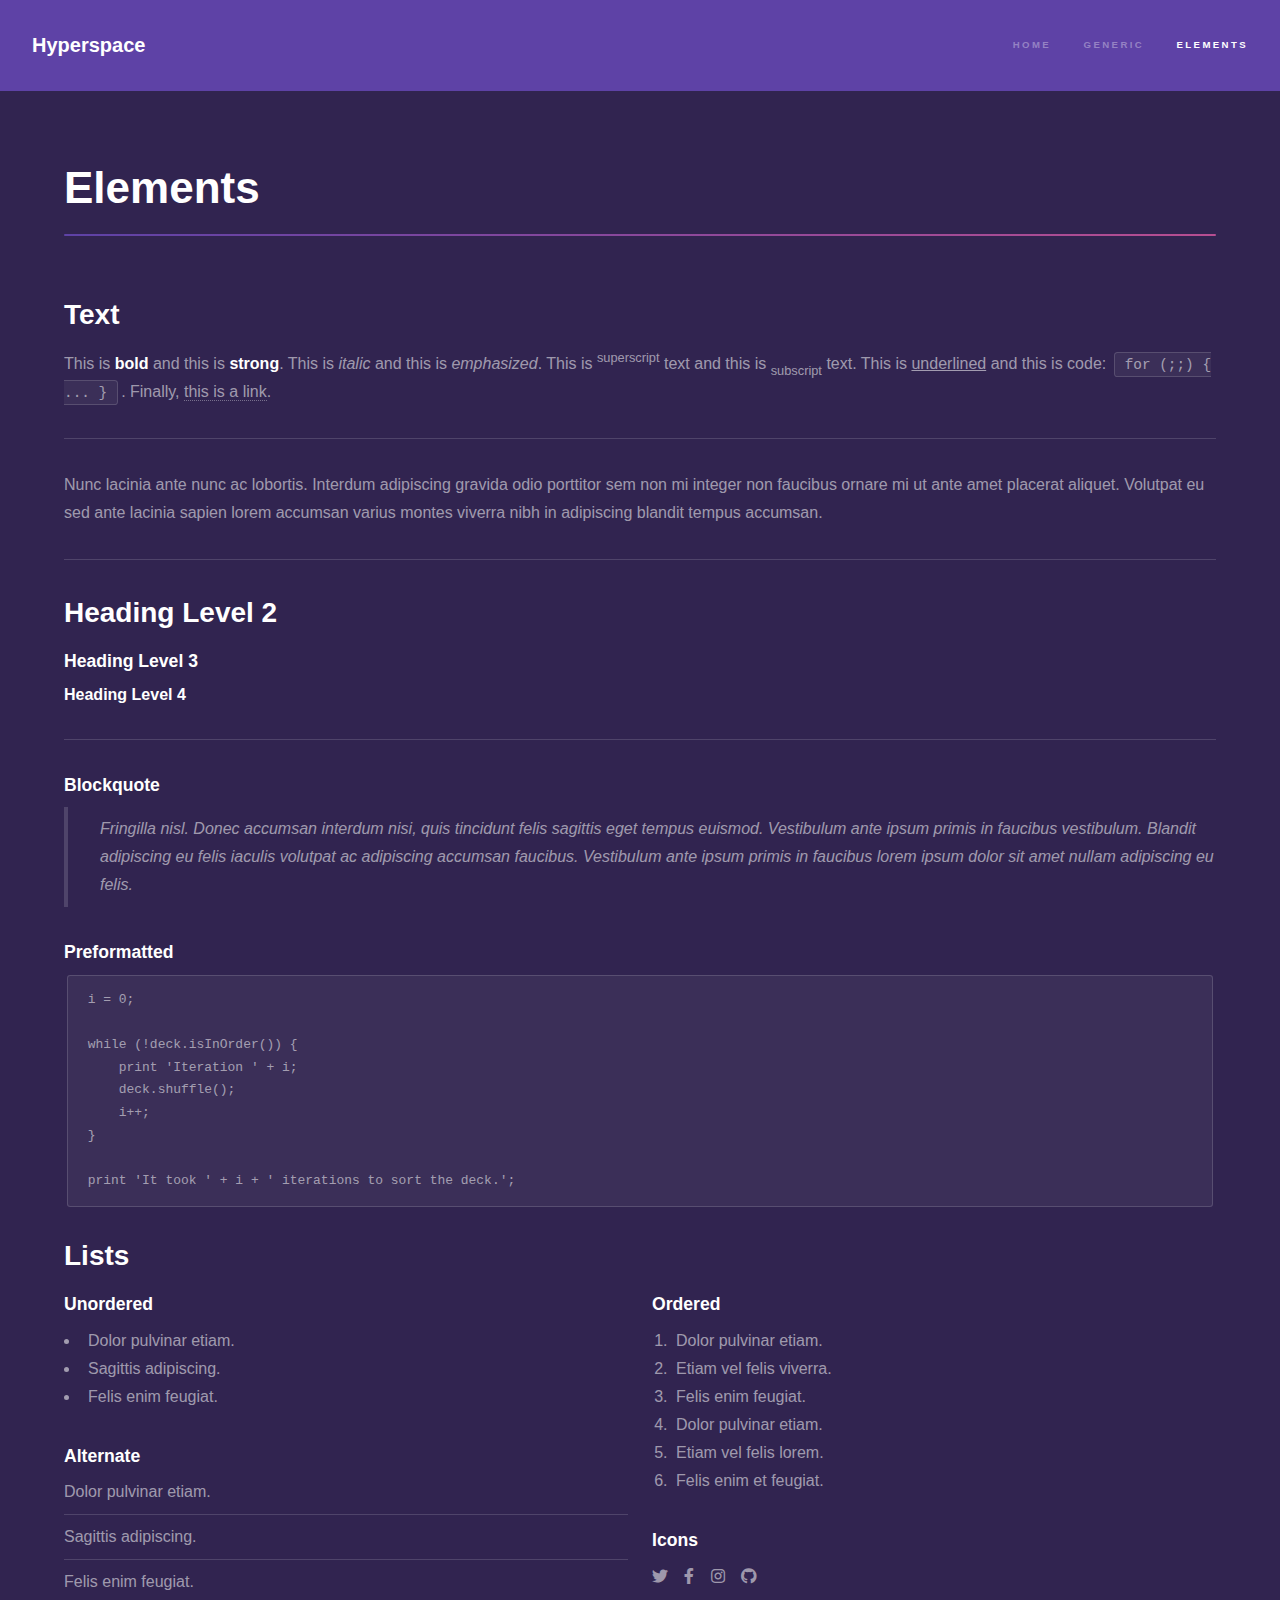
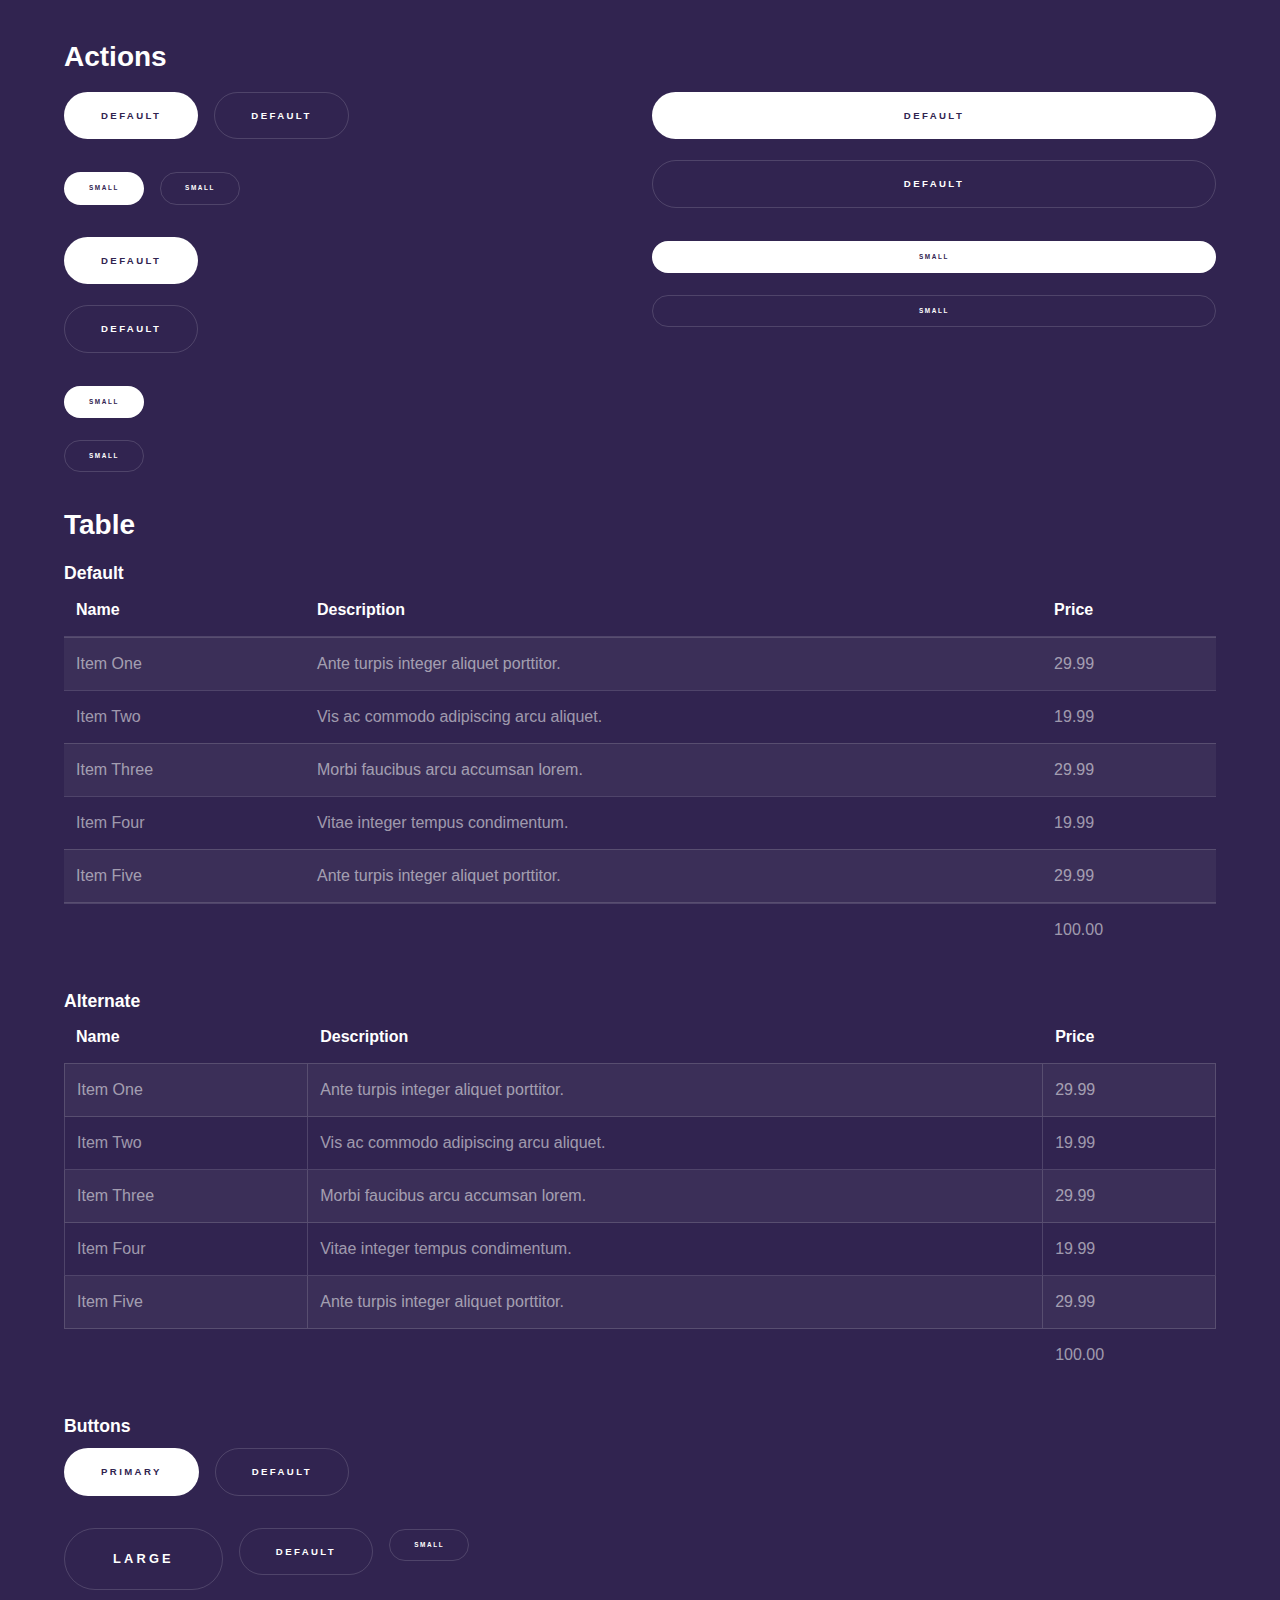
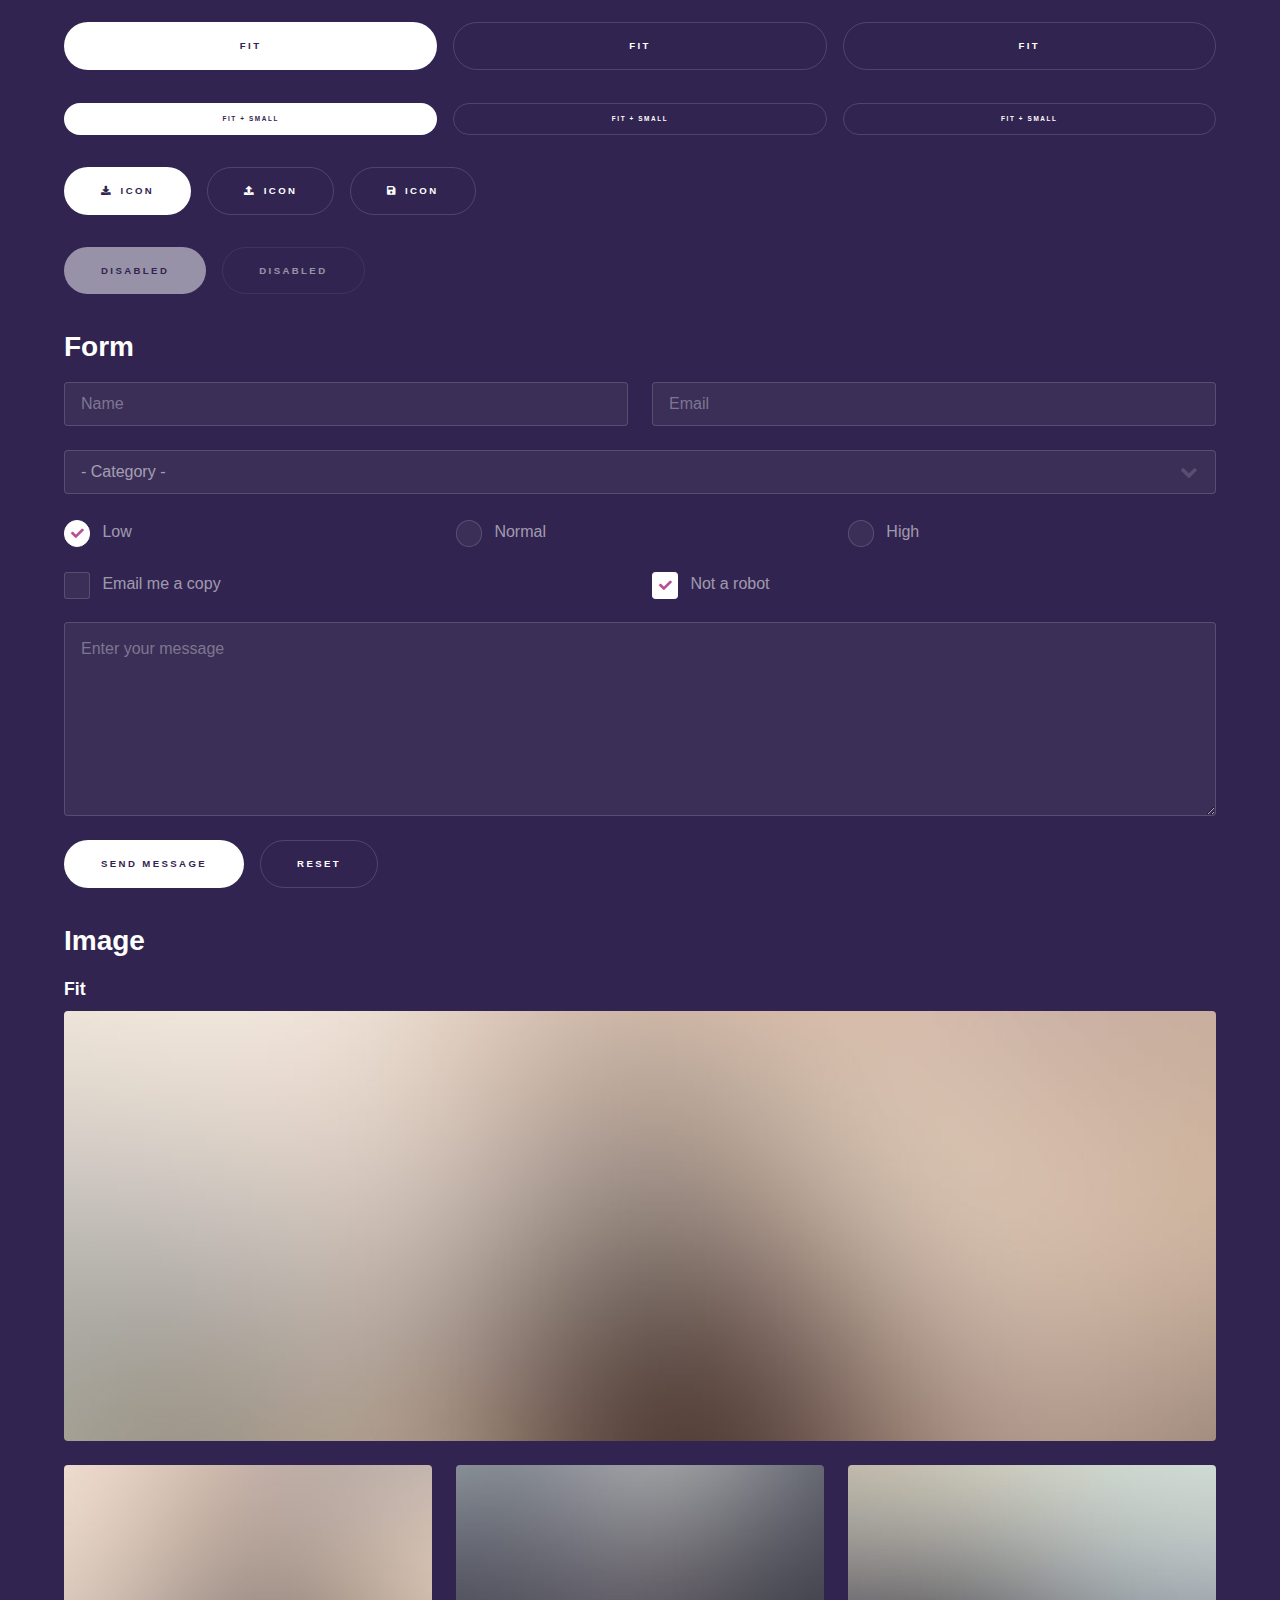
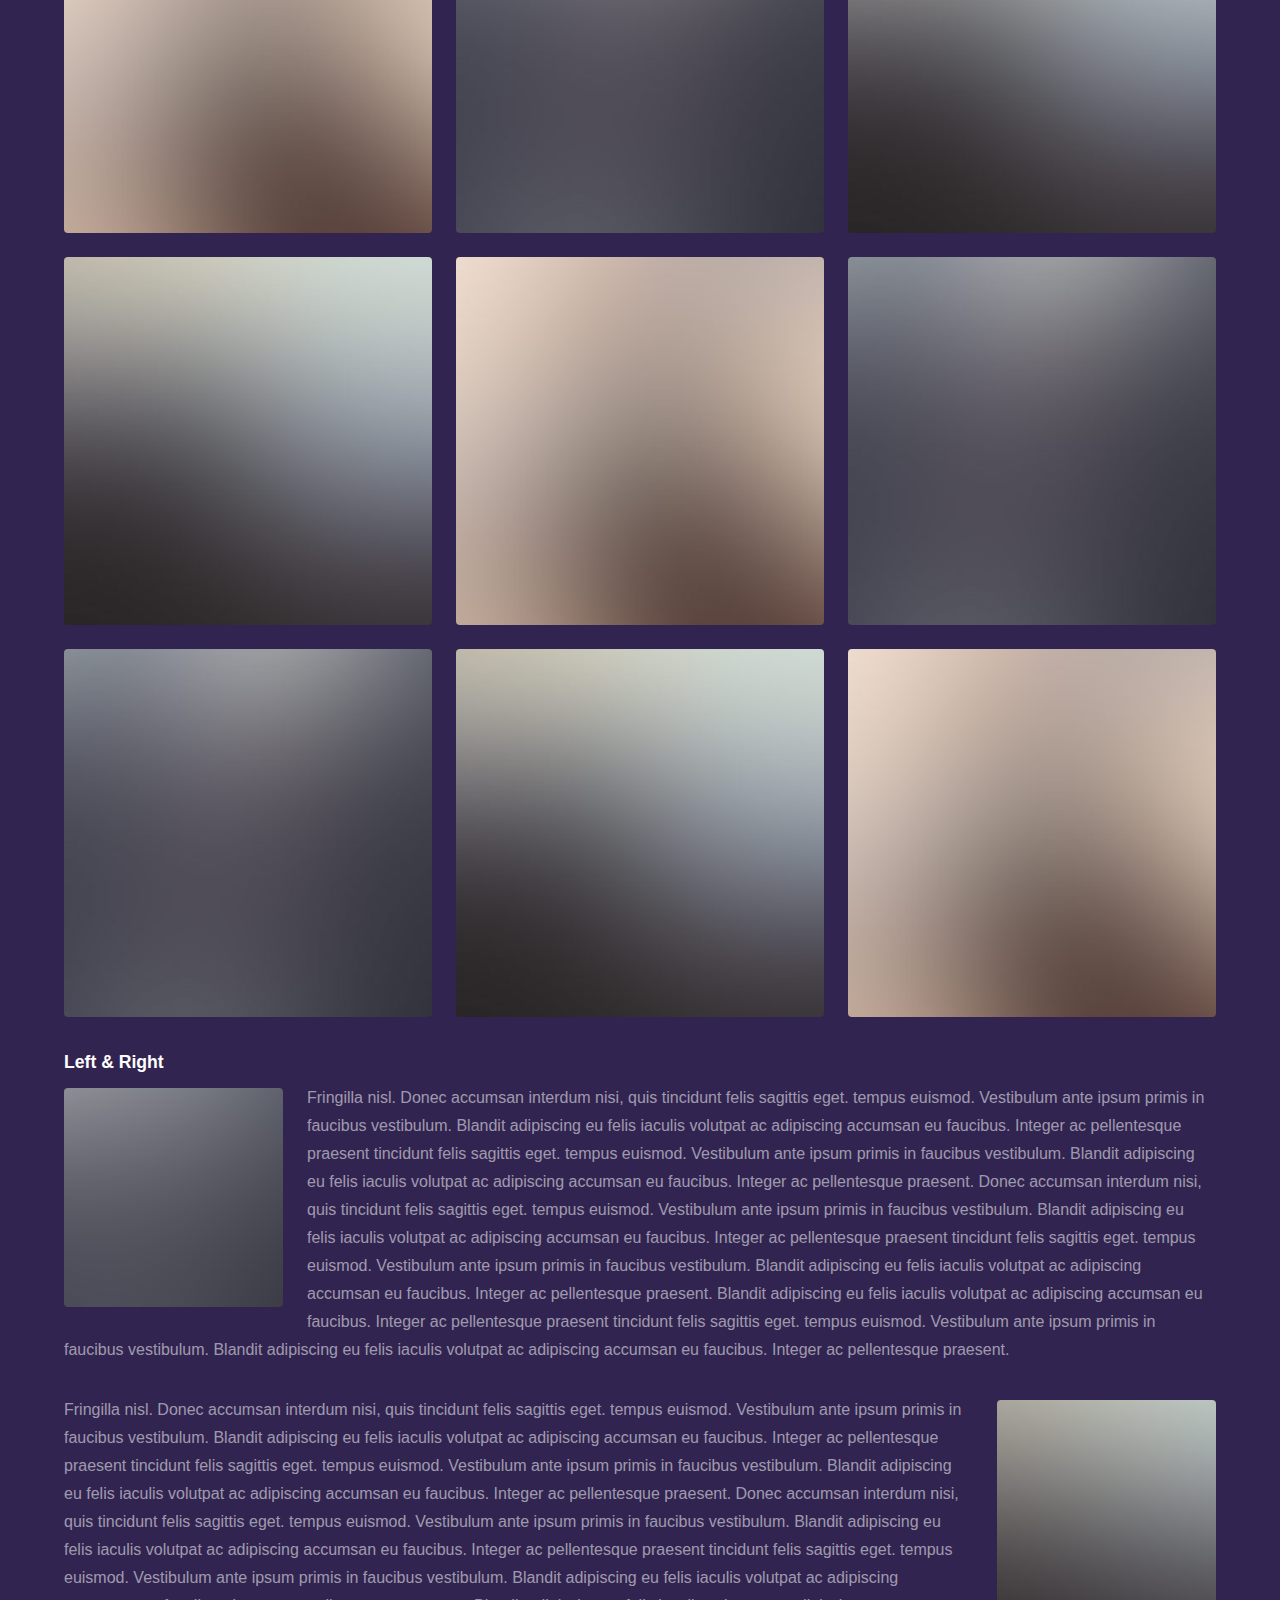
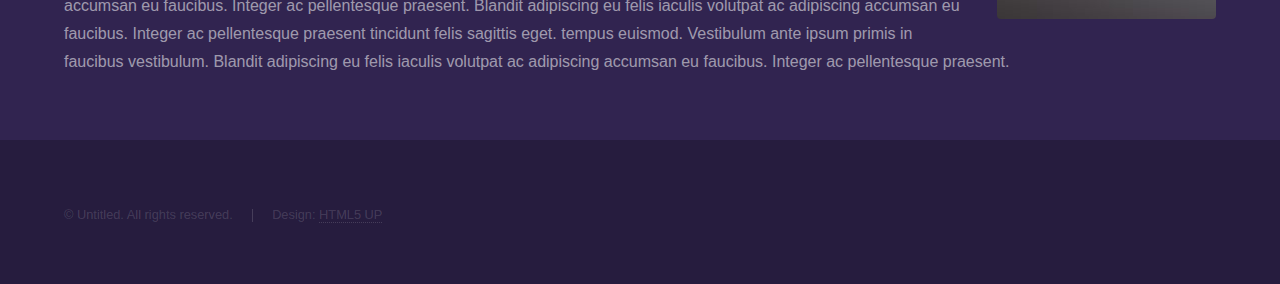
<file: elements.html>
<!DOCTYPE HTML>
<!--
	Hyperspace by HTML5 UP
	html5up.net | @ajlkn
	Free for personal and commercial use under the CCA 3.0 license (html5up.net/license)
-->
<html>
	<head>
		<title>Elements - Hyperspace by HTML5 UP</title>
		<meta charset="utf-8" />
		<meta name="viewport" content="width=device-width, initial-scale=1, user-scalable=no" />
		<link rel="stylesheet" href="assets/css/main.css" />
		<noscript><link rel="stylesheet" href="assets/css/noscript.css" /></noscript>
	</head>
	<body class="is-preload">

		<!-- Header -->
			<header id="header">
				<a href="index.html" class="title">Hyperspace</a>
				<nav>
					<ul>
						<li><a href="index.html">Home</a></li>
						<li><a href="generic.html">Generic</a></li>
						<li><a href="elements.html"  class="active">Elements</a></li>
					</ul>
				</nav>
			</header>

		<!-- Wrapper -->
			<div id="wrapper">

				<!-- Main -->
					<section id="main" class="wrapper">
						<div class="inner">
							<h1 class="major">Elements</h1>

							<!-- Text -->
								<section>
									<h2>Text</h2>
									<p>This is <b>bold</b> and this is <strong>strong</strong>. This is <i>italic</i> and this is <em>emphasized</em>.
									This is <sup>superscript</sup> text and this is <sub>subscript</sub> text.
									This is <u>underlined</u> and this is code: <code>for (;;) { ... }</code>. Finally, <a href="#">this is a link</a>.</p>
									<hr />
									<p>Nunc lacinia ante nunc ac lobortis. Interdum adipiscing gravida odio porttitor sem non mi integer non faucibus ornare mi ut ante amet placerat aliquet. Volutpat eu sed ante lacinia sapien lorem accumsan varius montes viverra nibh in adipiscing blandit tempus accumsan.</p>
									<hr />
									<h2>Heading Level 2</h2>
									<h3>Heading Level 3</h3>
									<h4>Heading Level 4</h4>
									<hr />
									<h3>Blockquote</h3>
									<blockquote>Fringilla nisl. Donec accumsan interdum nisi, quis tincidunt felis sagittis eget tempus euismod. Vestibulum ante ipsum primis in faucibus vestibulum. Blandit adipiscing eu felis iaculis volutpat ac adipiscing accumsan faucibus. Vestibulum ante ipsum primis in faucibus lorem ipsum dolor sit amet nullam adipiscing eu felis.</blockquote>
									<h3>Preformatted</h3>
									<pre><code>i = 0;

while (!deck.isInOrder()) {
    print 'Iteration ' + i;
    deck.shuffle();
    i++;
}

print 'It took ' + i + ' iterations to sort the deck.';</code></pre>
								</section>

							<!-- Lists -->
								<section>
									<h2>Lists</h2>
									<div class="row">
										<div class="col-6 col-12-medium">
											<h3>Unordered</h3>
											<ul>
												<li>Dolor pulvinar etiam.</li>
												<li>Sagittis adipiscing.</li>
												<li>Felis enim feugiat.</li>
											</ul>
											<h3>Alternate</h3>
											<ul class="alt">
												<li>Dolor pulvinar etiam.</li>
												<li>Sagittis adipiscing.</li>
												<li>Felis enim feugiat.</li>
											</ul>
										</div>
										<div class="col-6 col-12-medium">
											<h3>Ordered</h3>
											<ol>
												<li>Dolor pulvinar etiam.</li>
												<li>Etiam vel felis viverra.</li>
												<li>Felis enim feugiat.</li>
												<li>Dolor pulvinar etiam.</li>
												<li>Etiam vel felis lorem.</li>
												<li>Felis enim et feugiat.</li>
											</ol>
											<h3>Icons</h3>
											<ul class="icons">
												<li><a href="#" class="icon brands fa-twitter"><span class="label">Twitter</span></a></li>
												<li><a href="#" class="icon brands fa-facebook-f"><span class="label">Facebook</span></a></li>
												<li><a href="#" class="icon brands fa-instagram"><span class="label">Instagram</span></a></li>
												<li><a href="#" class="icon brands fa-github"><span class="label">Github</span></a></li>
											</ul>
										</div>
									</div>
									<h2>Actions</h2>
									<div class="row">
										<div class="col-6 col-12-medium">
											<ul class="actions">
												<li><a href="#" class="button primary">Default</a></li>
												<li><a href="#" class="button">Default</a></li>
											</ul>
											<ul class="actions small">
												<li><a href="#" class="button primary small">Small</a></li>
												<li><a href="#" class="button small">Small</a></li>
											</ul>
											<ul class="actions stacked">
												<li><a href="#" class="button primary">Default</a></li>
												<li><a href="#" class="button">Default</a></li>
											</ul>
											<ul class="actions stacked">
												<li><a href="#" class="button primary small">Small</a></li>
												<li><a href="#" class="button small">Small</a></li>
											</ul>
										</div>
										<div class="col-6 col-12-medium">
											<ul class="actions stacked">
												<li><a href="#" class="button primary fit">Default</a></li>
												<li><a href="#" class="button fit">Default</a></li>
											</ul>
											<ul class="actions stacked">
												<li><a href="#" class="button primary small fit">Small</a></li>
												<li><a href="#" class="button small fit">Small</a></li>
											</ul>
										</div>
									</div>
								</section>

							<!-- Table -->
								<section>
									<h2>Table</h2>
									<h3>Default</h3>
									<div class="table-wrapper">
										<table>
											<thead>
												<tr>
													<th>Name</th>
													<th>Description</th>
													<th>Price</th>
												</tr>
											</thead>
											<tbody>
												<tr>
													<td>Item One</td>
													<td>Ante turpis integer aliquet porttitor.</td>
													<td>29.99</td>
												</tr>
												<tr>
													<td>Item Two</td>
													<td>Vis ac commodo adipiscing arcu aliquet.</td>
													<td>19.99</td>
												</tr>
												<tr>
													<td>Item Three</td>
													<td> Morbi faucibus arcu accumsan lorem.</td>
													<td>29.99</td>
												</tr>
												<tr>
													<td>Item Four</td>
													<td>Vitae integer tempus condimentum.</td>
													<td>19.99</td>
												</tr>
												<tr>
													<td>Item Five</td>
													<td>Ante turpis integer aliquet porttitor.</td>
													<td>29.99</td>
												</tr>
											</tbody>
											<tfoot>
												<tr>
													<td colspan="2"></td>
													<td>100.00</td>
												</tr>
											</tfoot>
										</table>
									</div>

									<h3>Alternate</h3>
									<div class="table-wrapper">
										<table class="alt">
											<thead>
												<tr>
													<th>Name</th>
													<th>Description</th>
													<th>Price</th>
												</tr>
											</thead>
											<tbody>
												<tr>
													<td>Item One</td>
													<td>Ante turpis integer aliquet porttitor.</td>
													<td>29.99</td>
												</tr>
												<tr>
													<td>Item Two</td>
													<td>Vis ac commodo adipiscing arcu aliquet.</td>
													<td>19.99</td>
												</tr>
												<tr>
													<td>Item Three</td>
													<td> Morbi faucibus arcu accumsan lorem.</td>
													<td>29.99</td>
												</tr>
												<tr>
													<td>Item Four</td>
													<td>Vitae integer tempus condimentum.</td>
													<td>19.99</td>
												</tr>
												<tr>
													<td>Item Five</td>
													<td>Ante turpis integer aliquet porttitor.</td>
													<td>29.99</td>
												</tr>
											</tbody>
											<tfoot>
												<tr>
													<td colspan="2"></td>
													<td>100.00</td>
												</tr>
											</tfoot>
										</table>
									</div>
								</section>

							<!-- Buttons -->
								<section>
									<h3>Buttons</h3>
									<ul class="actions">
										<li><a href="#" class="button primary">Primary</a></li>
										<li><a href="#" class="button">Default</a></li>
									</ul>
									<ul class="actions">
										<li><a href="#" class="button large">Large</a></li>
										<li><a href="#" class="button">Default</a></li>
										<li><a href="#" class="button small">Small</a></li>
									</ul>
									<ul class="actions fit">
										<li><a href="#" class="button primary fit">Fit</a></li>
										<li><a href="#" class="button fit">Fit</a></li>
										<li><a href="#" class="button fit">Fit</a></li>
									</ul>
									<ul class="actions fit small">
										<li><a href="#" class="button primary fit small">Fit + Small</a></li>
										<li><a href="#" class="button fit small">Fit + Small</a></li>
										<li><a href="#" class="button fit small">Fit + Small</a></li>
									</ul>
									<ul class="actions">
										<li><a href="#" class="button primary icon solid fa-download">Icon</a></li>
										<li><a href="#" class="button icon solid fa-upload">Icon</a></li>
										<li><a href="#" class="button icon solid fa-save">Icon</a></li>
									</ul>
									<ul class="actions">
										<li><span class="button primary disabled">Disabled</span></li>
										<li><span class="button disabled">Disabled</span></li>
									</ul>
								</section>

							<!-- Form -->
								<section>
									<h2>Form</h2>
									<form method="post" action="#">
										<div class="row gtr-uniform">
											<div class="col-6 col-12-xsmall">
												<input type="text" name="demo-name" id="demo-name" value="" placeholder="Name" />
											</div>
											<div class="col-6 col-12-xsmall">
												<input type="email" name="demo-email" id="demo-email" value="" placeholder="Email" />
											</div>
											<div class="col-12">
												<select name="demo-category" id="demo-category">
													<option value="">- Category -</option>
													<option value="1">Manufacturing</option>
													<option value="1">Shipping</option>
													<option value="1">Administration</option>
													<option value="1">Human Resources</option>
												</select>
											</div>
											<div class="col-4 col-12-small">
												<input type="radio" id="demo-priority-low" name="demo-priority" checked>
												<label for="demo-priority-low">Low</label>
											</div>
											<div class="col-4 col-12-small">
												<input type="radio" id="demo-priority-normal" name="demo-priority">
												<label for="demo-priority-normal">Normal</label>
											</div>
											<div class="col-4 col-12-small">
												<input type="radio" id="demo-priority-high" name="demo-priority">
												<label for="demo-priority-high">High</label>
											</div>
											<div class="col-6 col-12-small">
												<input type="checkbox" id="demo-copy" name="demo-copy">
												<label for="demo-copy">Email me a copy</label>
											</div>
											<div class="col-6 col-12-small">
												<input type="checkbox" id="demo-human" name="demo-human" checked>
												<label for="demo-human">Not a robot</label>
											</div>
											<div class="col-12">
												<textarea name="demo-message" id="demo-message" placeholder="Enter your message" rows="6"></textarea>
											</div>
											<div class="col-12">
												<ul class="actions">
													<li><input type="submit" value="Send Message" class="primary" /></li>
													<li><input type="reset" value="Reset" /></li>
												</ul>
											</div>
										</div>
									</form>
								</section>

							<!-- Image -->
								<section>
									<h2>Image</h2>
									<h3>Fit</h3>
									<div class="box alt">
										<div class="row gtr-uniform">
											<div class="col-12"><span class="image fit"><img src="images/pic04.jpg" alt="" /></span></div>
											<div class="col-4"><span class="image fit"><img src="images/pic01.jpg" alt="" /></span></div>
											<div class="col-4"><span class="image fit"><img src="images/pic02.jpg" alt="" /></span></div>
											<div class="col-4"><span class="image fit"><img src="images/pic03.jpg" alt="" /></span></div>
											<div class="col-4"><span class="image fit"><img src="images/pic03.jpg" alt="" /></span></div>
											<div class="col-4"><span class="image fit"><img src="images/pic01.jpg" alt="" /></span></div>
											<div class="col-4"><span class="image fit"><img src="images/pic02.jpg" alt="" /></span></div>
											<div class="col-4"><span class="image fit"><img src="images/pic02.jpg" alt="" /></span></div>
											<div class="col-4"><span class="image fit"><img src="images/pic03.jpg" alt="" /></span></div>
											<div class="col-4"><span class="image fit"><img src="images/pic01.jpg" alt="" /></span></div>
										</div>
									</div>
									<h3>Left &amp; Right</h3>
									<p><span class="image left"><img src="images/pic05.jpg" alt="" /></span>Fringilla nisl. Donec accumsan interdum nisi, quis tincidunt felis sagittis eget. tempus euismod. Vestibulum ante ipsum primis in faucibus vestibulum. Blandit adipiscing eu felis iaculis volutpat ac adipiscing accumsan eu faucibus. Integer ac pellentesque praesent tincidunt felis sagittis eget. tempus euismod. Vestibulum ante ipsum primis in faucibus vestibulum. Blandit adipiscing eu felis iaculis volutpat ac adipiscing accumsan eu faucibus. Integer ac pellentesque praesent. Donec accumsan interdum nisi, quis tincidunt felis sagittis eget. tempus euismod. Vestibulum ante ipsum primis in faucibus vestibulum. Blandit adipiscing eu felis iaculis volutpat ac adipiscing accumsan eu faucibus. Integer ac pellentesque praesent tincidunt felis sagittis eget. tempus euismod. Vestibulum ante ipsum primis in faucibus vestibulum. Blandit adipiscing eu felis iaculis volutpat ac adipiscing accumsan eu faucibus. Integer ac pellentesque praesent. Blandit adipiscing eu felis iaculis volutpat ac adipiscing accumsan eu faucibus. Integer ac pellentesque praesent tincidunt felis sagittis eget. tempus euismod. Vestibulum ante ipsum primis in faucibus vestibulum. Blandit adipiscing eu felis iaculis volutpat ac adipiscing accumsan eu faucibus. Integer ac pellentesque praesent.</p>
									<p><span class="image right"><img src="images/pic06.jpg" alt="" /></span>Fringilla nisl. Donec accumsan interdum nisi, quis tincidunt felis sagittis eget. tempus euismod. Vestibulum ante ipsum primis in faucibus vestibulum. Blandit adipiscing eu felis iaculis volutpat ac adipiscing accumsan eu faucibus. Integer ac pellentesque praesent tincidunt felis sagittis eget. tempus euismod. Vestibulum ante ipsum primis in faucibus vestibulum. Blandit adipiscing eu felis iaculis volutpat ac adipiscing accumsan eu faucibus. Integer ac pellentesque praesent. Donec accumsan interdum nisi, quis tincidunt felis sagittis eget. tempus euismod. Vestibulum ante ipsum primis in faucibus vestibulum. Blandit adipiscing eu felis iaculis volutpat ac adipiscing accumsan eu faucibus. Integer ac pellentesque praesent tincidunt felis sagittis eget. tempus euismod. Vestibulum ante ipsum primis in faucibus vestibulum. Blandit adipiscing eu felis iaculis volutpat ac adipiscing accumsan eu faucibus. Integer ac pellentesque praesent. Blandit adipiscing eu felis iaculis volutpat ac adipiscing accumsan eu faucibus. Integer ac pellentesque praesent tincidunt felis sagittis eget. tempus euismod. Vestibulum ante ipsum primis in faucibus vestibulum. Blandit adipiscing eu felis iaculis volutpat ac adipiscing accumsan eu faucibus. Integer ac pellentesque praesent.</p>
								</section>

						</div>
					</section>

			</div>

		<!-- Footer -->
			<footer id="footer" class="wrapper alt">
				<div class="inner">
					<ul class="menu">
						<li>&copy; Untitled. All rights reserved.</li><li>Design: <a href="http://html5up.net">HTML5 UP</a></li>
					</ul>
				</div>
			</footer>

		<!-- Scripts -->
			<script src="assets/js/jquery.min.js"></script>
			<script src="assets/js/jquery.scrollex.min.js"></script>
			<script src="assets/js/jquery.scrolly.min.js"></script>
			<script src="assets/js/browser.min.js"></script>
			<script src="assets/js/breakpoints.min.js"></script>
			<script src="assets/js/util.js"></script>
			<script src="assets/js/main.js"></script>

	</body>
</html>
</file>
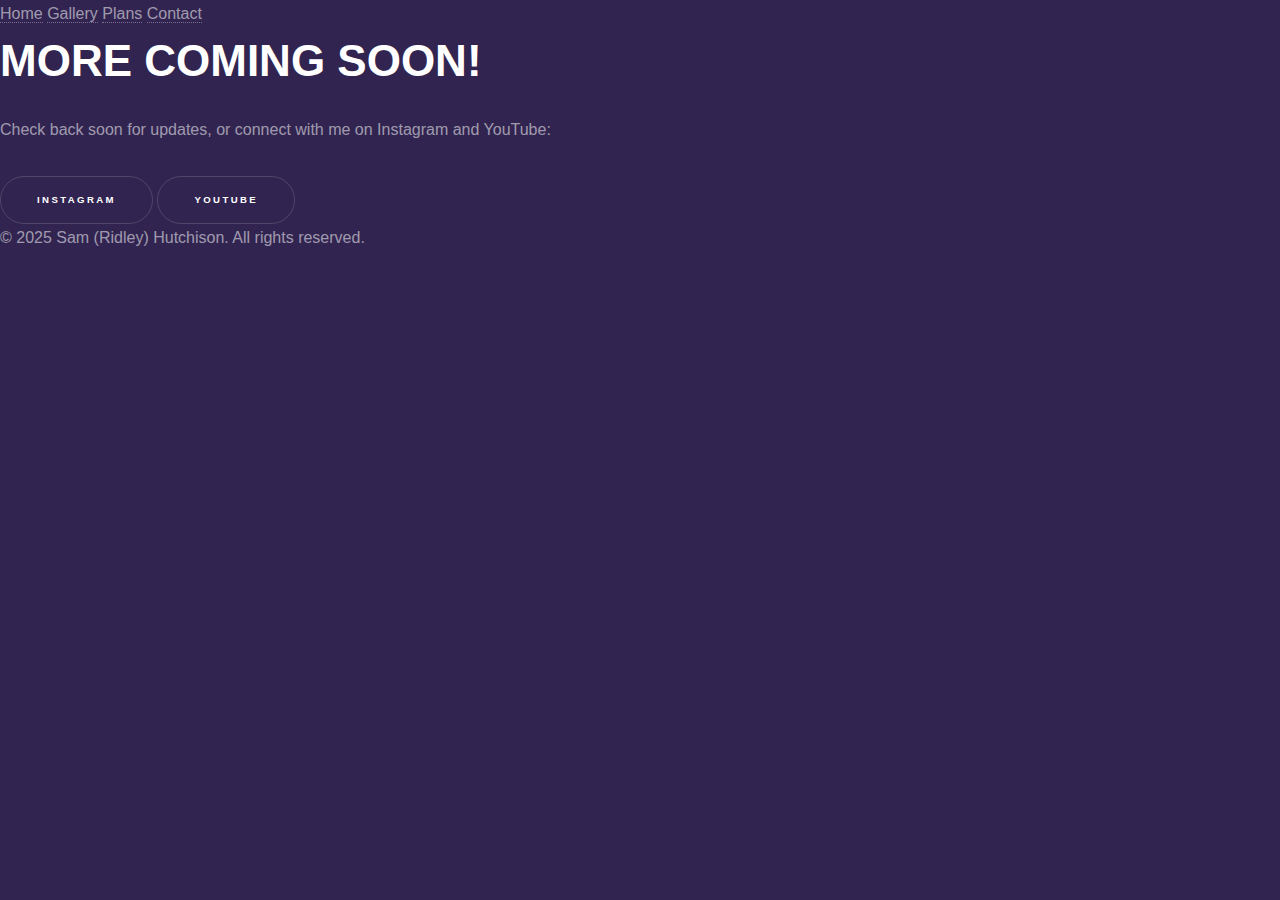
<file: gallery.html>
<!DOCTYPE html>
<html lang="en">
<head>
  <meta charset="UTF-8" />
  <meta name="viewport" content="width=device-width, initial-scale=1.0" />
  <title>Gallery | Samm Ridley</title>
  <link rel="stylesheet" href="assets/css/main.css" />
</head>

<body>

  <!-- ---------- NAVIGATION BAR ---------- -->
  <nav class="navbar">
    <div class="nav-inner">
      <div class="nav-links">
        <a href="index.html">Home</a>
        <a href="gallery.html">Gallery</a>
        <a href="plans.html">Plans</a>
        <a href="business-card.html">Contact</a>
      </div>
    </div>
  </nav>

    <!-- ---------- HERO SECTION / PLACEHOLDER ---------- -->
    <section id="hero">
      <div class="inner">
        <h1>MORE COMING SOON!</h1>
        <p>Check back soon for updates, or connect with me on Instagram and YouTube:</p>

        <div class="buttons">
          <a href="https://www.instagram.com/shridley_portfolio?igsh=MWxrYXMwZG8ydHc5MQ==" class="button instagram">Instagram</a>
          <a href="http://www.youtube.com/@SammRidley" class="button youtube">YouTube</a>
        </div>
      </div>
    </section>

    <!-- ---------- FOOTER ---------- -->
    <footer id="footer">
  <div class="inner">
    <p>&copy; 2025 Sam (Ridley) Hutchison. All rights reserved.</p>
     </div>
</footer>

  </body>
</html>
</file>
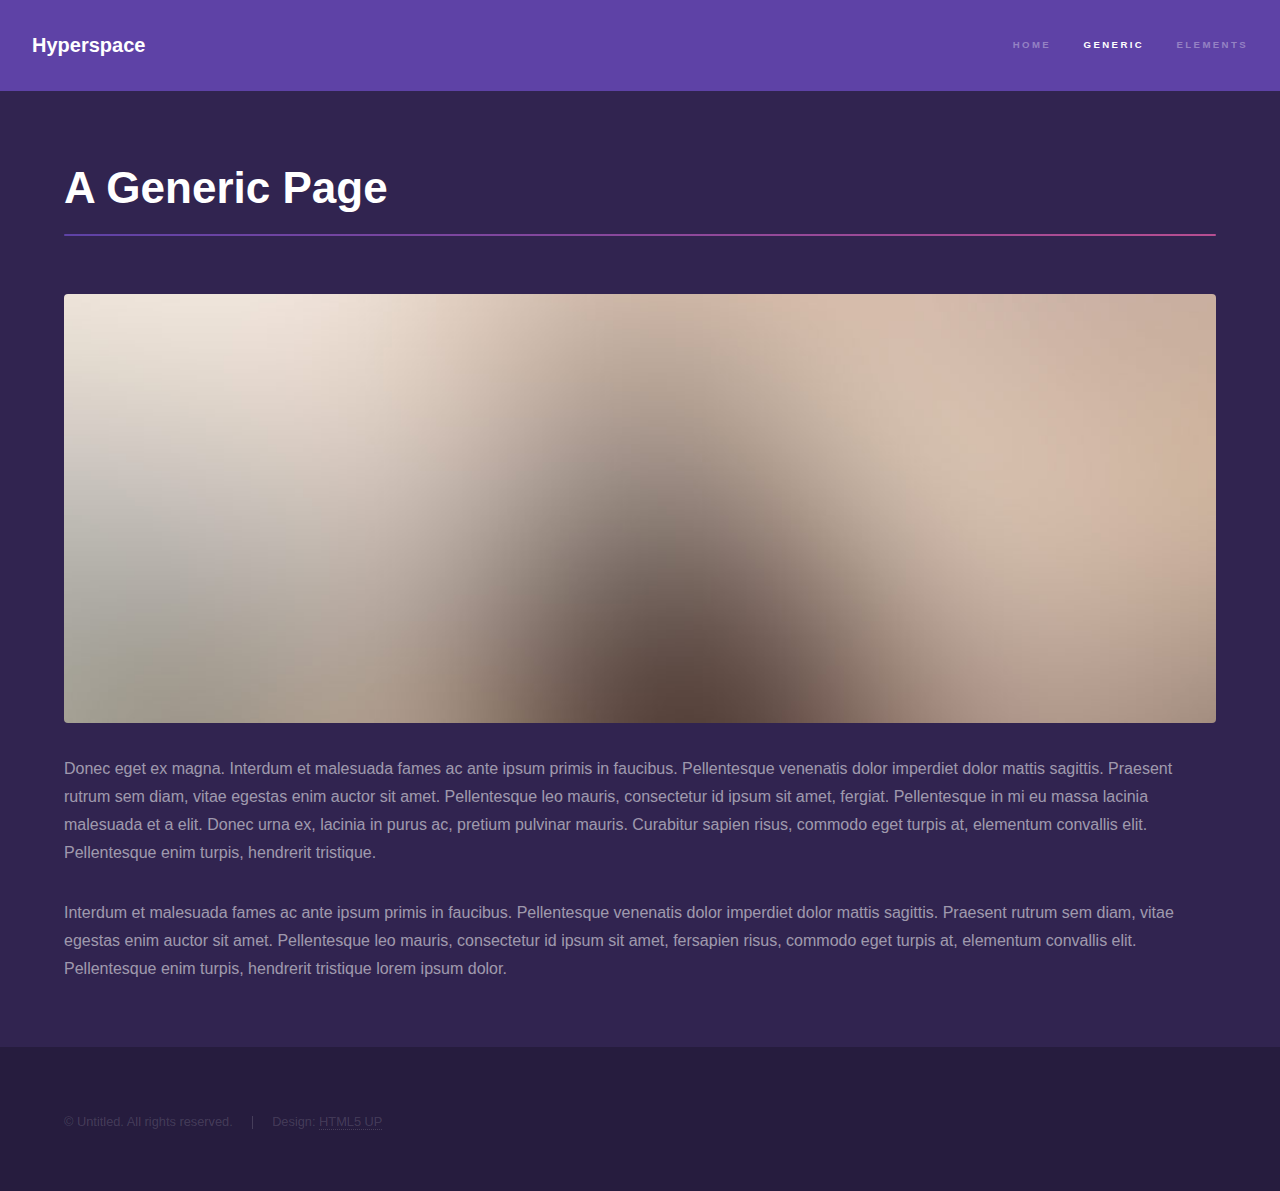
<file: generic.html>
<!DOCTYPE HTML>
<!--
	Hyperspace by HTML5 UP
	html5up.net | @ajlkn
	Free for personal and commercial use under the CCA 3.0 license (html5up.net/license)
-->
<html>
	<head>
		<title>Generic - Hyperspace by HTML5 UP</title>
		<meta charset="utf-8" />
		<meta name="viewport" content="width=device-width, initial-scale=1, user-scalable=no" />
		<link rel="stylesheet" href="assets/css/main.css" />
		<noscript><link rel="stylesheet" href="assets/css/noscript.css" /></noscript>
	</head>
	<body class="is-preload">

		<!-- Header -->
			<header id="header">
				<a href="index.html" class="title">Hyperspace</a>
				<nav>
					<ul>
						<li><a href="index.html">Home</a></li>
						<li><a href="generic.html" class="active">Generic</a></li>
						<li><a href="elements.html">Elements</a></li>
					</ul>
				</nav>
			</header>

		<!-- Wrapper -->
			<div id="wrapper">

				<!-- Main -->
					<section id="main" class="wrapper">
						<div class="inner">
							<h1 class="major">A Generic Page</h1>
							<span class="image fit"><img src="images/pic04.jpg" alt="" /></span>
							<p>Donec eget ex magna. Interdum et malesuada fames ac ante ipsum primis in faucibus. Pellentesque venenatis dolor imperdiet dolor mattis sagittis. Praesent rutrum sem diam, vitae egestas enim auctor sit amet. Pellentesque leo mauris, consectetur id ipsum sit amet, fergiat. Pellentesque in mi eu massa lacinia malesuada et a elit. Donec urna ex, lacinia in purus ac, pretium pulvinar mauris. Curabitur sapien risus, commodo eget turpis at, elementum convallis elit. Pellentesque enim turpis, hendrerit tristique.</p>
							<p>Interdum et malesuada fames ac ante ipsum primis in faucibus. Pellentesque venenatis dolor imperdiet dolor mattis sagittis. Praesent rutrum sem diam, vitae egestas enim auctor sit amet. Pellentesque leo mauris, consectetur id ipsum sit amet, fersapien risus, commodo eget turpis at, elementum convallis elit. Pellentesque enim turpis, hendrerit tristique lorem ipsum dolor.</p>
						</div>
					</section>

			</div>

		<!-- Footer -->
			<footer id="footer" class="wrapper alt">
				<div class="inner">
					<ul class="menu">
						<li>&copy; Untitled. All rights reserved.</li><li>Design: <a href="http://html5up.net">HTML5 UP</a></li>
					</ul>
				</div>
			</footer>

		<!-- Scripts -->
			<script src="assets/js/jquery.min.js"></script>
			<script src="assets/js/jquery.scrollex.min.js"></script>
			<script src="assets/js/jquery.scrolly.min.js"></script>
			<script src="assets/js/browser.min.js"></script>
			<script src="assets/js/breakpoints.min.js"></script>
			<script src="assets/js/util.js"></script>
			<script src="assets/js/main.js"></script>

	</body>
</html>
</file>
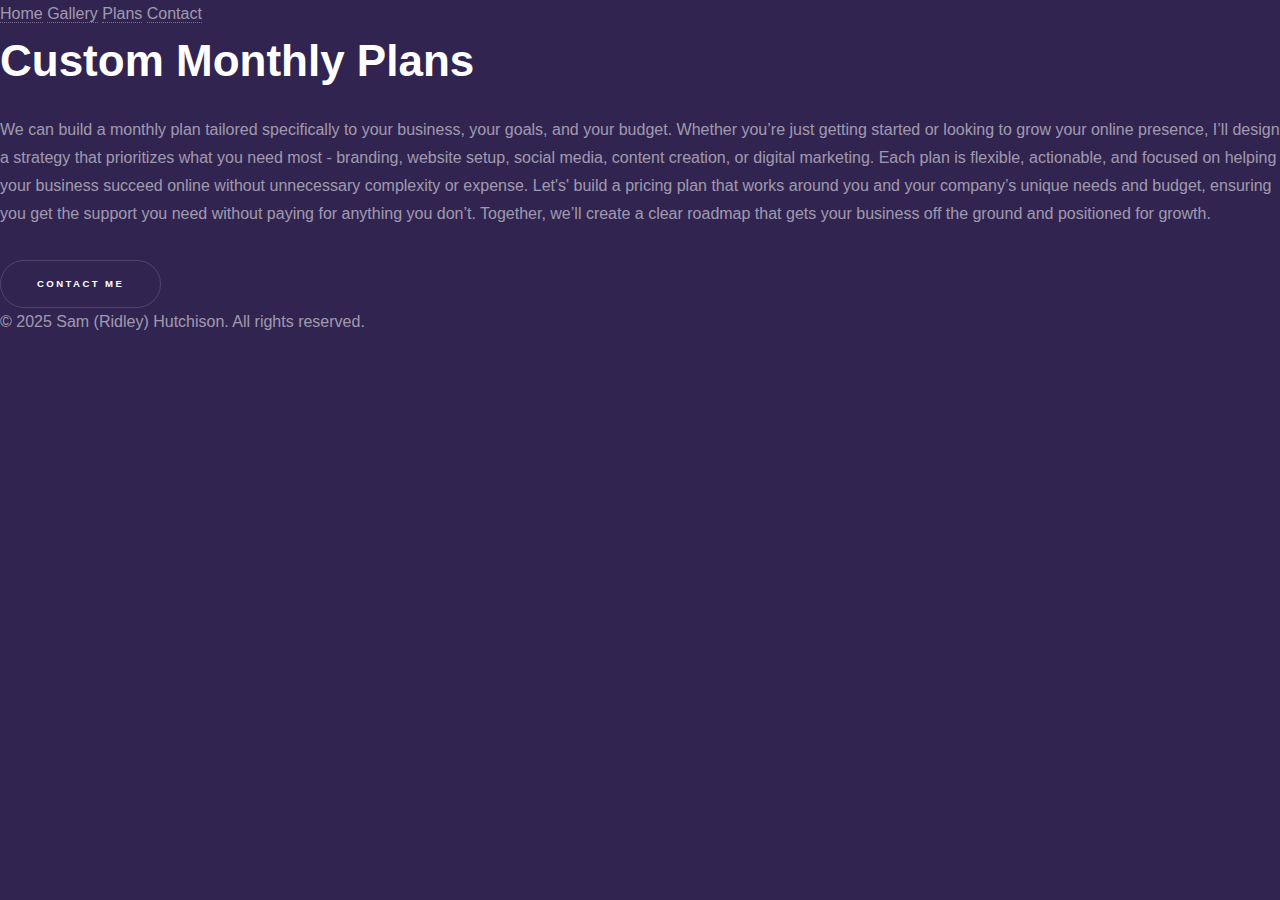
<file: plans.html>
<!DOCTYPE HTML>
<html>
  <head>
    <title>Plans - Sam Hutchison</title>
    <meta charset="utf-8" />
    <meta name="viewport" content="width=device-width, initial-scale=1, user-scalable=no" />
    <link rel="stylesheet" href="assets/css/main.css" />
    <noscript><link rel="stylesheet" href="assets/css/noscript.css" /></noscript>
  </head>
  <body class="is-preload">

    <!-- ---------- NAVIGATION BAR ---------- -->
    <nav class="navbar">
      <div class="nav-inner">
        <div class="nav-links">
          <a href="index.html">Home</a>
          <a href="gallery.html">Gallery</a>
          <a href="plans.html" class="active">Plans</a>
          <a href="business-card.html">Contact</a>
        </div>
      </div>
    </nav>

    <!-- ---------- HERO SECTION / PLACEHOLDER ---------- -->
    <section id="hero">
      <div class="inner">
        <h1>Custom Monthly Plans</h1>
        <p>We can build a monthly plan tailored specifically to your business, your goals, and your budget. Whether you’re just getting started or looking to grow your online presence, I’ll design a strategy that prioritizes what you need most - branding, website setup, social media, content creation, or digital marketing. Each plan is flexible, actionable, and focused on helping your business succeed online without unnecessary complexity or expense. Let's' build a pricing plan that works around you and your company’s unique needs and budget, ensuring you get the support you need without paying for anything you don’t. Together, we’ll create a clear roadmap that gets your business off the ground and positioned for growth.</p>

        <div class="buttons">
          <a href="business-card.html" class="button cashapp">Contact Me</a>
        </div>
      </div>
    </section>

    <!-- ---------- FOOTER ---------- -->
<footer id="footer">
  <div class="inner">
    <p>&copy; 2025 Sam (Ridley) Hutchison. All rights reserved.</p>
      </div>
</footer>

  </body>
</html>
</file>
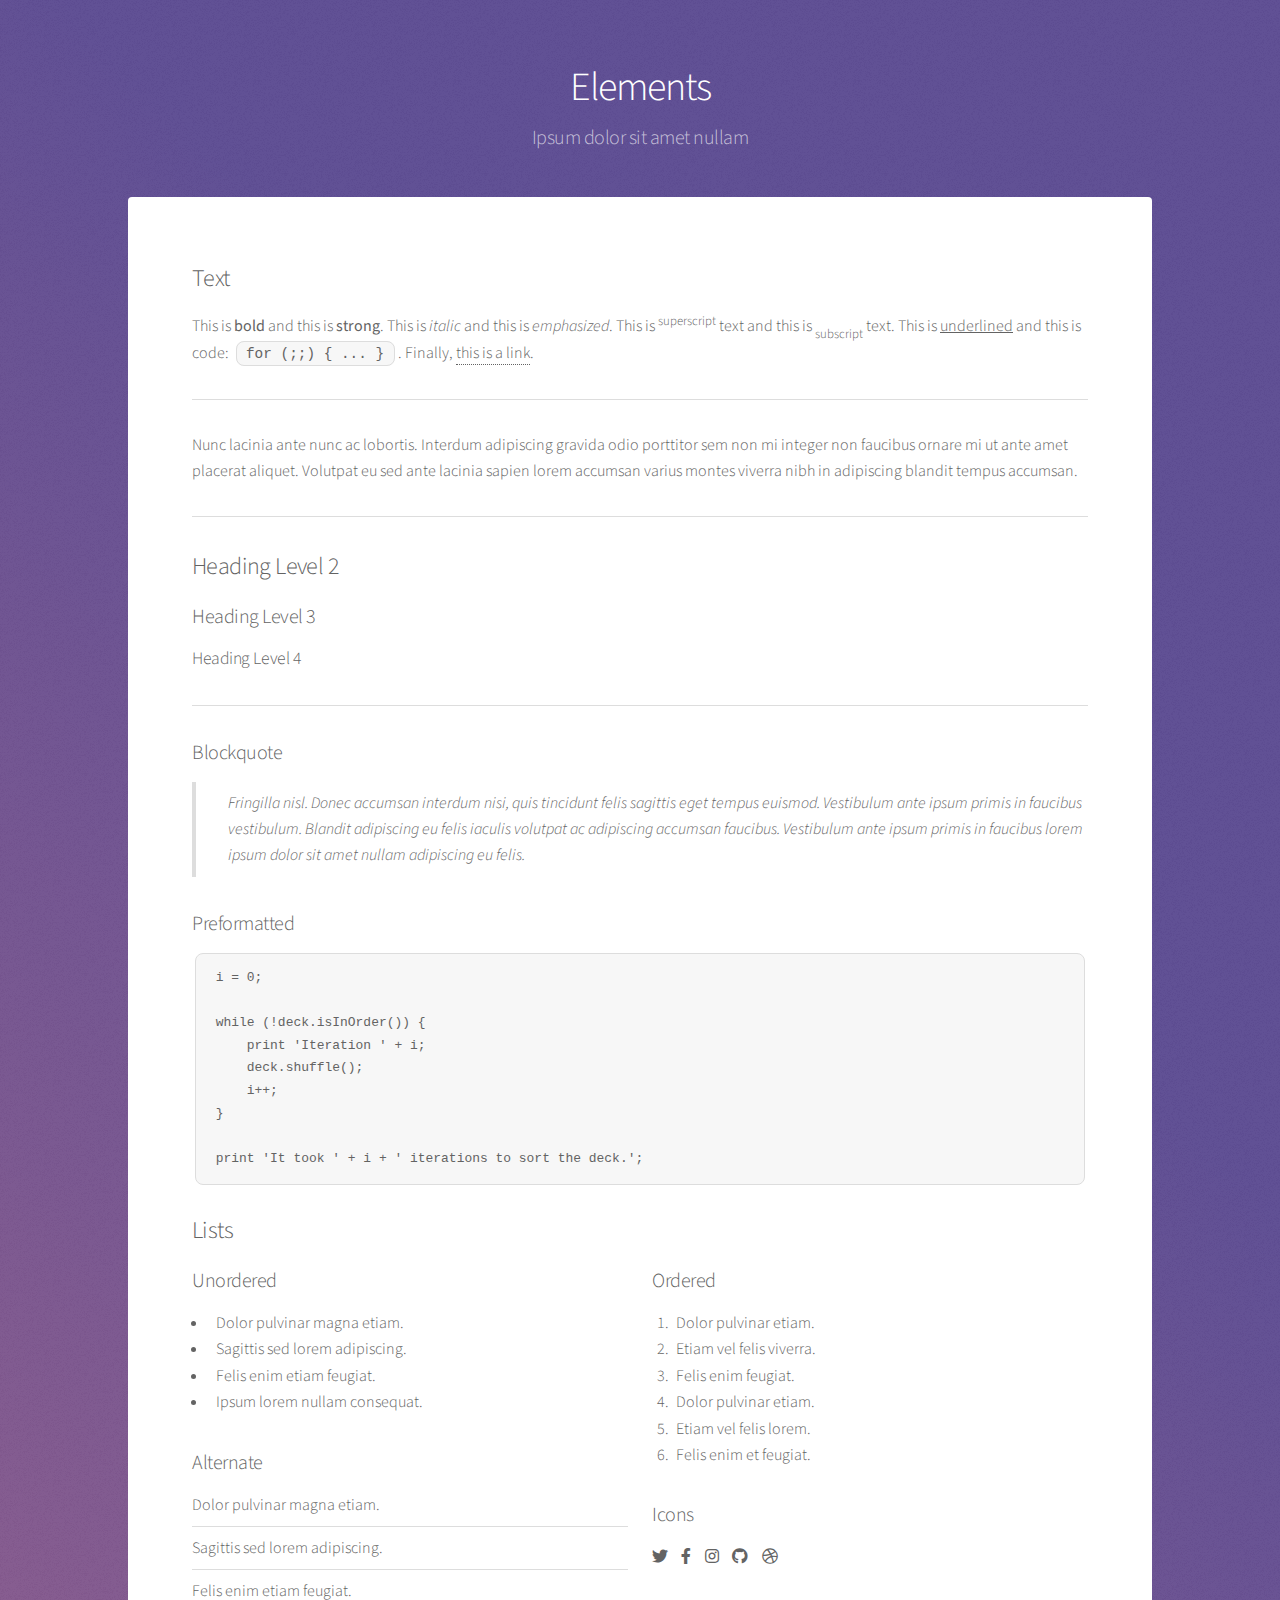
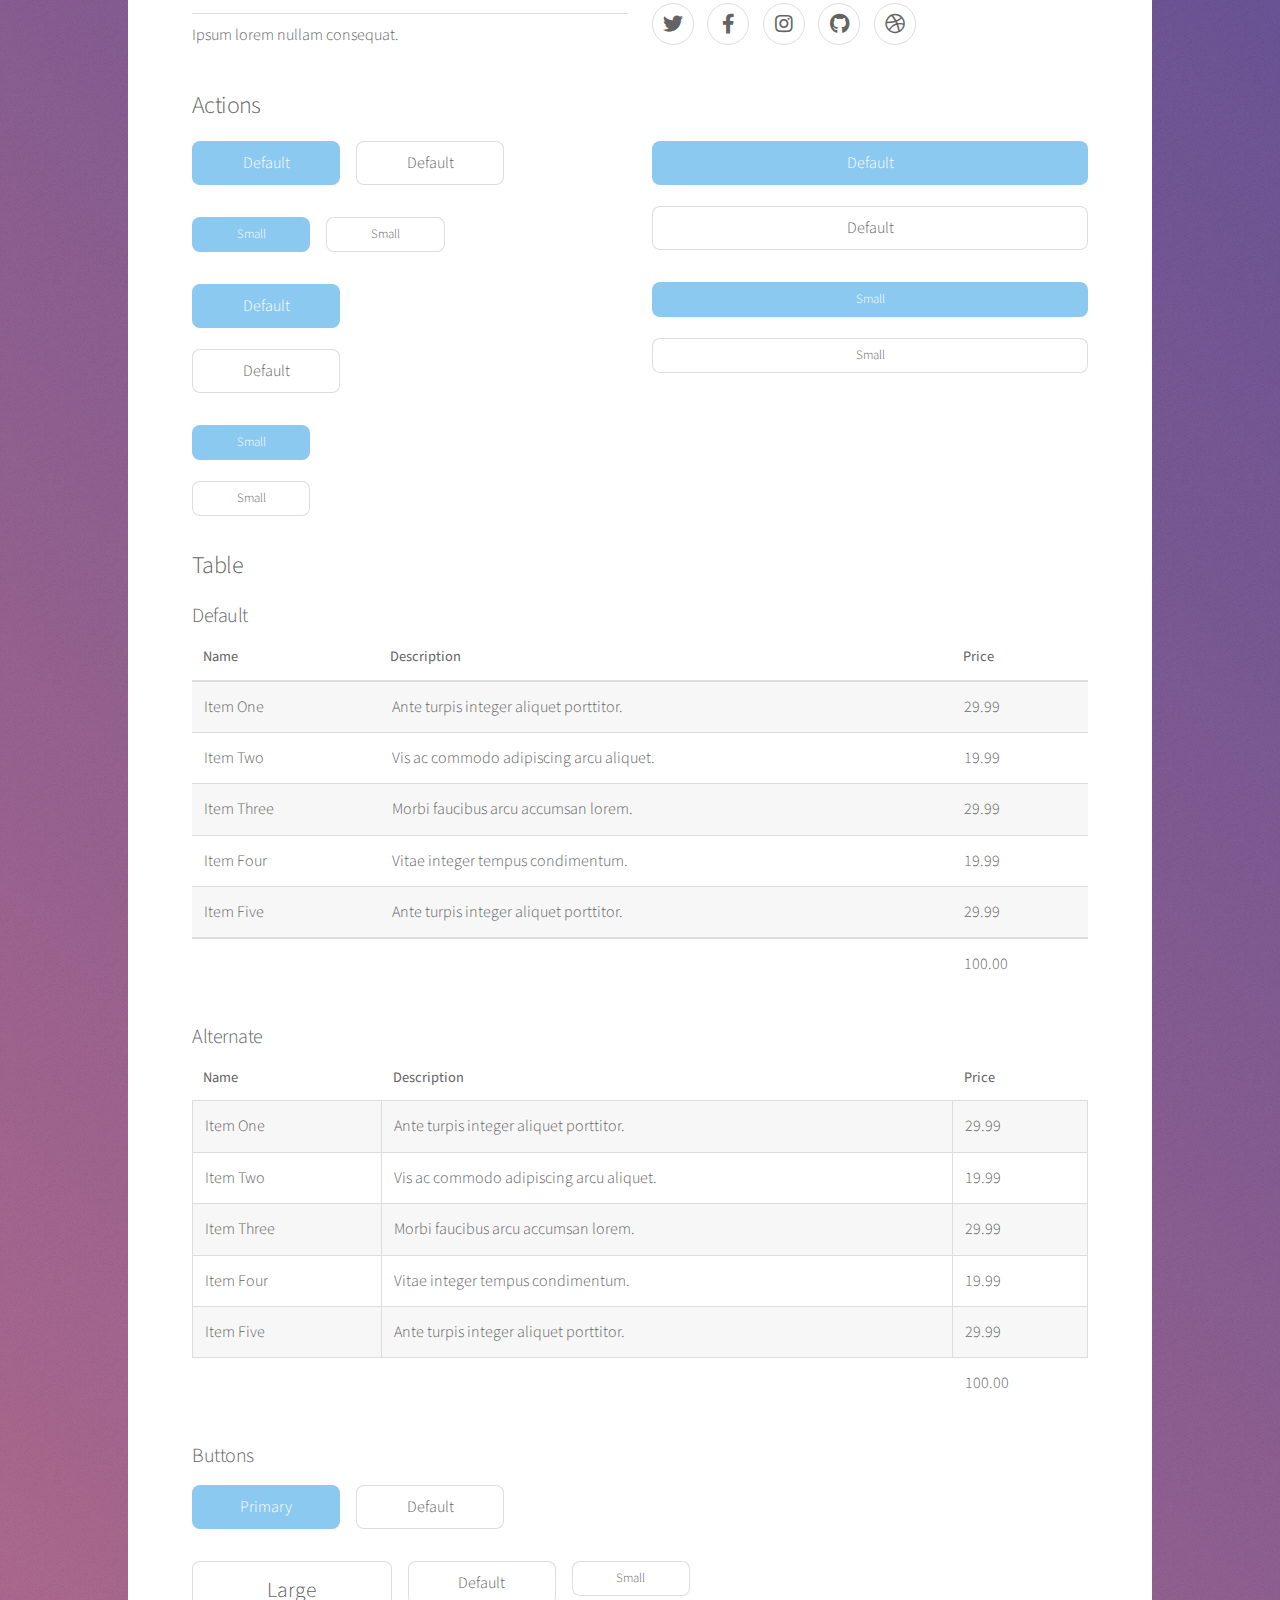
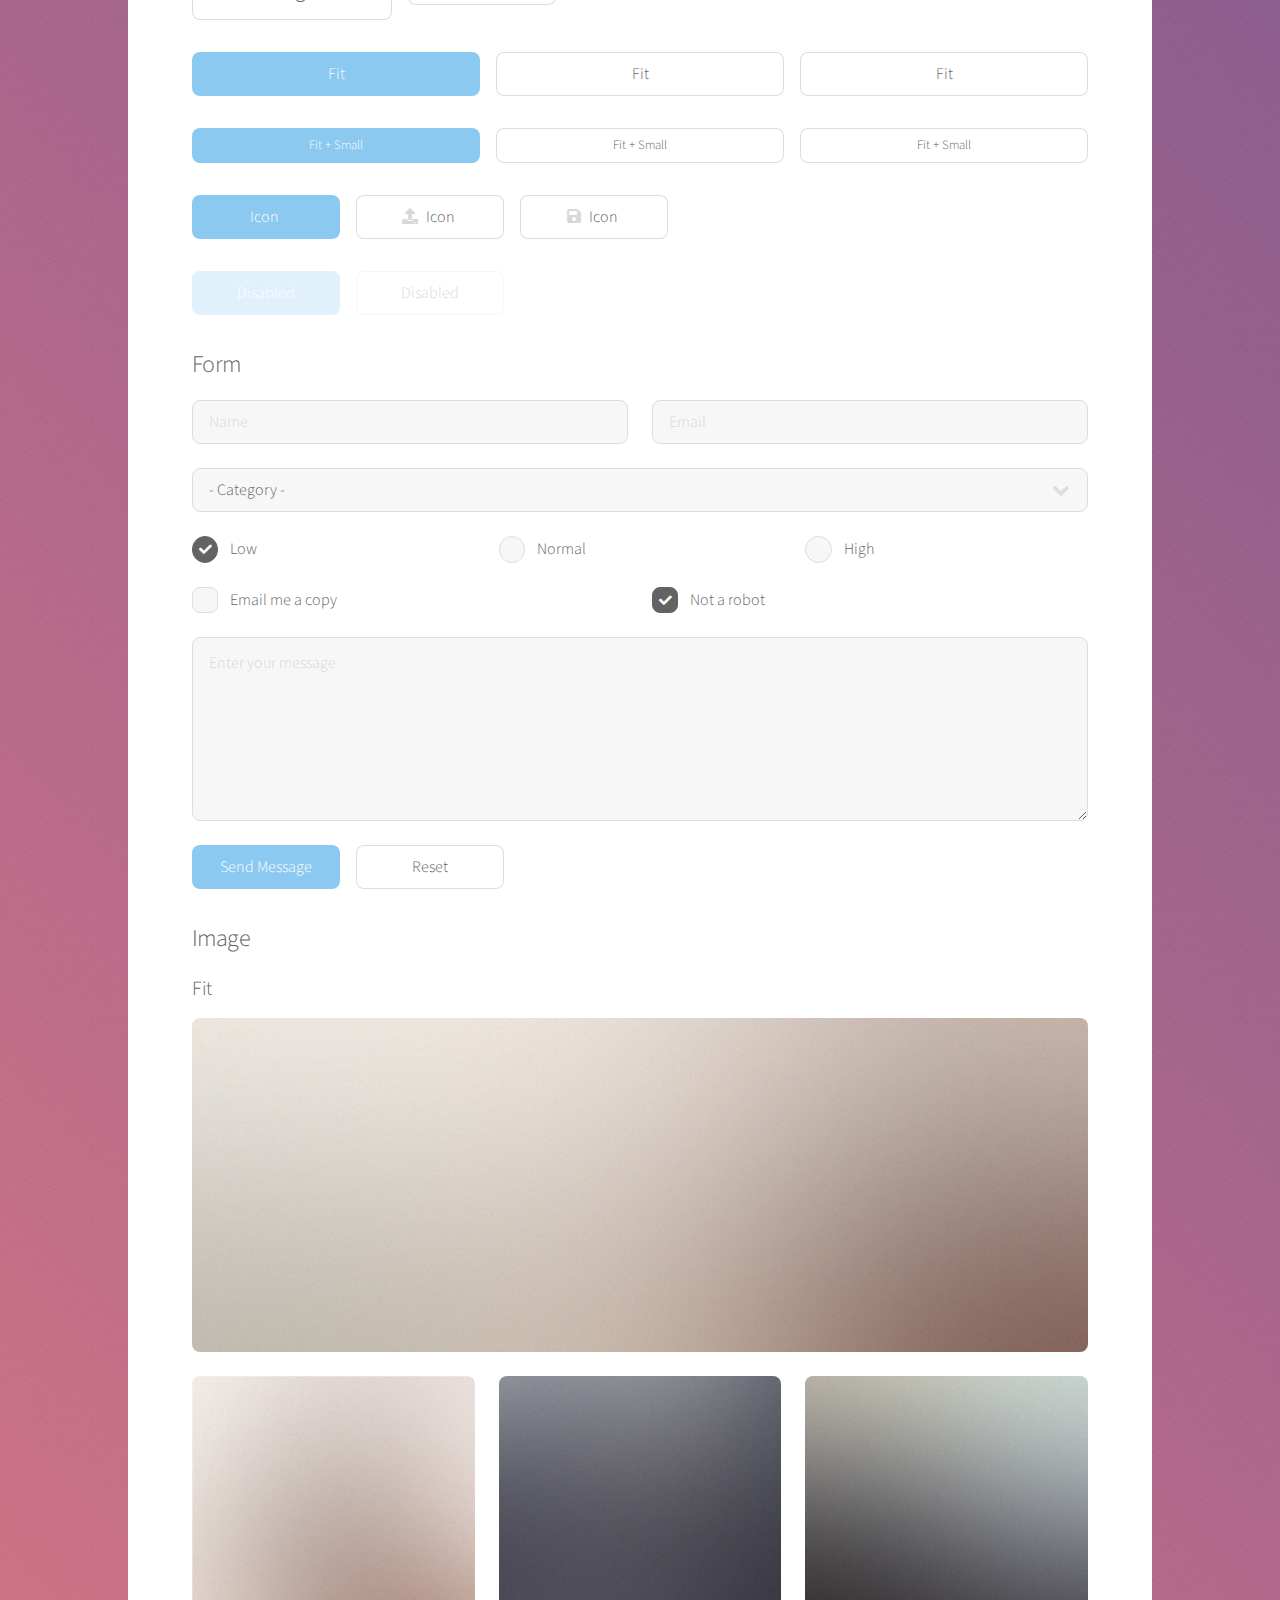
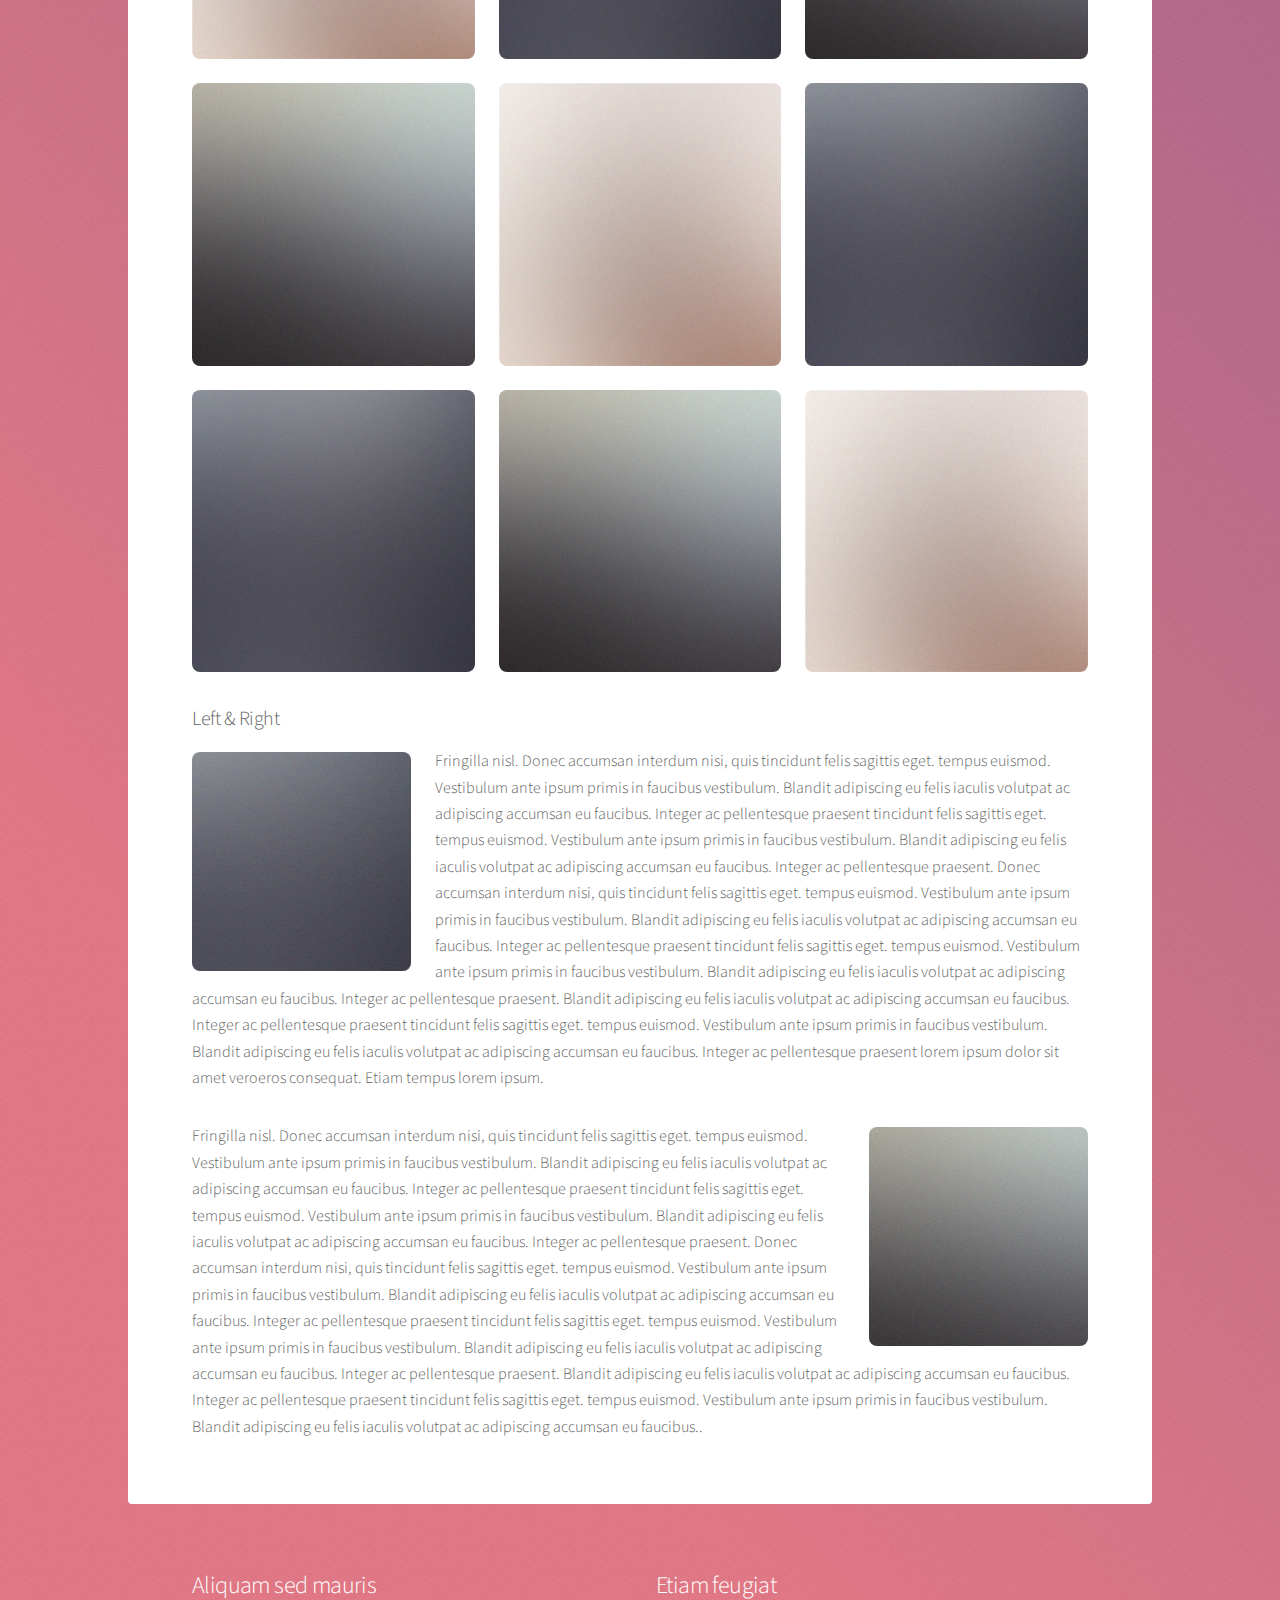
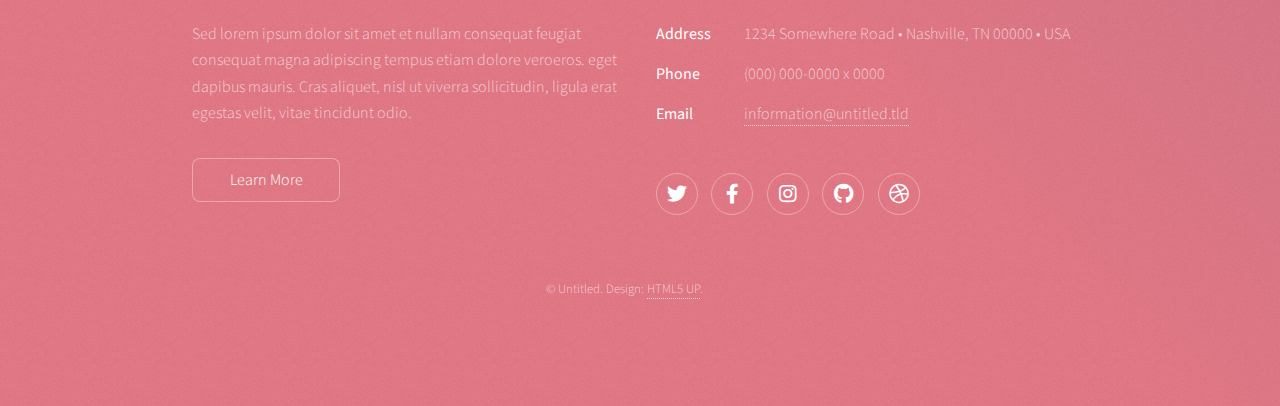
<file: Website/elements.html>
<!DOCTYPE HTML>
<!--
	Stellar by HTML5 UP
	html5up.net | @ajlkn
	Free for personal and commercial use under the CCA 3.0 license (html5up.net/license)
-->
<html>
	<head>
		<title>Elements - Stellar by HTML5 UP</title>
		<meta charset="utf-8" />
		<meta name="viewport" content="width=device-width, initial-scale=1, user-scalable=no" />
		<link rel="stylesheet" href="assets/css/main.css" />
		<noscript><link rel="stylesheet" href="assets/css/noscript.css" /></noscript>
	</head>
	<body class="is-preload">

		<!-- Wrapper -->
			<div id="wrapper">

				<!-- Header -->
					<header id="header">
						<h1>Elements</h1>
						<p>Ipsum dolor sit amet nullam</p>
					</header>

				<!-- Main -->
					<div id="main">

						<!-- Content -->
							<section id="content" class="main">

								<!-- Text -->
									<section>
										<h2>Text</h2>
										<p>This is <b>bold</b> and this is <strong>strong</strong>. This is <i>italic</i> and this is <em>emphasized</em>.
										This is <sup>superscript</sup> text and this is <sub>subscript</sub> text.
										This is <u>underlined</u> and this is code: <code>for (;;) { ... }</code>. Finally, <a href="#">this is a link</a>.</p>
										<hr />
										<p>Nunc lacinia ante nunc ac lobortis. Interdum adipiscing gravida odio porttitor sem non mi integer non faucibus ornare mi ut ante amet placerat aliquet. Volutpat eu sed ante lacinia sapien lorem accumsan varius montes viverra nibh in adipiscing blandit tempus accumsan.</p>
										<hr />
										<h2>Heading Level 2</h2>
										<h3>Heading Level 3</h3>
										<h4>Heading Level 4</h4>
										<hr />
										<h3>Blockquote</h3>
										<blockquote>Fringilla nisl. Donec accumsan interdum nisi, quis tincidunt felis sagittis eget tempus euismod. Vestibulum ante ipsum primis in faucibus vestibulum. Blandit adipiscing eu felis iaculis volutpat ac adipiscing accumsan faucibus. Vestibulum ante ipsum primis in faucibus lorem ipsum dolor sit amet nullam adipiscing eu felis.</blockquote>
										<h3>Preformatted</h3>
										<pre><code>i = 0;

while (!deck.isInOrder()) {
    print 'Iteration ' + i;
    deck.shuffle();
    i++;
}

print 'It took ' + i + ' iterations to sort the deck.';</code></pre>
									</section>

								<!-- Lists -->
									<section>
										<h2>Lists</h2>
										<div class="row">
											<div class="col-6 col-12-medium">
												<h3>Unordered</h3>
												<ul>
													<li>Dolor pulvinar magna etiam.</li>
													<li>Sagittis sed lorem adipiscing.</li>
													<li>Felis enim etiam feugiat.</li>
													<li>Ipsum lorem nullam consequat.</li>
												</ul>
												<h3>Alternate</h3>
												<ul class="alt">
													<li>Dolor pulvinar magna etiam.</li>
													<li>Sagittis sed lorem adipiscing.</li>
													<li>Felis enim etiam feugiat.</li>
													<li>Ipsum lorem nullam consequat.</li>
												</ul>
											</div>
											<div class="col-6 col-12-medium">
												<h3>Ordered</h3>
												<ol>
													<li>Dolor pulvinar etiam.</li>
													<li>Etiam vel felis viverra.</li>
													<li>Felis enim feugiat.</li>
													<li>Dolor pulvinar etiam.</li>
													<li>Etiam vel felis lorem.</li>
													<li>Felis enim et feugiat.</li>
												</ol>
												<h3>Icons</h3>
												<ul class="icons">
													<li><a href="#" class="icon brands fa-twitter"><span class="label">Twitter</span></a></li>
													<li><a href="#" class="icon brands fa-facebook-f"><span class="label">Facebook</span></a></li>
													<li><a href="#" class="icon brands fa-instagram"><span class="label">Instagram</span></a></li>
													<li><a href="#" class="icon brands fa-github"><span class="label">GitHub</span></a></li>
													<li><a href="#" class="icon brands fa-dribbble"><span class="label">Dribbble</span></a></li>
												</ul>
												<ul class="icons">
													<li><a href="#" class="icon brands alt fa-twitter"><span class="label">Twitter</span></a></li>
													<li><a href="#" class="icon brands alt fa-facebook-f"><span class="label">Facebook</span></a></li>
													<li><a href="#" class="icon brands alt fa-instagram"><span class="label">Instagram</span></a></li>
													<li><a href="#" class="icon brands alt fa-github"><span class="label">GitHub</span></a></li>
													<li><a href="#" class="icon brands alt fa-dribbble"><span class="label">Dribbble</span></a></li>
												</ul>
											</div>
										</div>
										<h2>Actions</h2>
										<div class="row">
											<div class="col-6 col-12-medium">
												<ul class="actions">
													<li><a href="#" class="button primary">Default</a></li>
													<li><a href="#" class="button">Default</a></li>
												</ul>
												<ul class="actions small">
													<li><a href="#" class="button primary small">Small</a></li>
													<li><a href="#" class="button small">Small</a></li>
												</ul>
												<ul class="actions stacked">
													<li><a href="#" class="button primary">Default</a></li>
													<li><a href="#" class="button">Default</a></li>
												</ul>
												<ul class="actions stacked">
													<li><a href="#" class="button primary small">Small</a></li>
													<li><a href="#" class="button small">Small</a></li>
												</ul>
											</div>
											<div class="col-6 col-12-medium">
												<ul class="actions stacked">
													<li><a href="#" class="button primary fit">Default</a></li>
													<li><a href="#" class="button fit">Default</a></li>
												</ul>
												<ul class="actions stacked">
													<li><a href="#" class="button primary small fit">Small</a></li>
													<li><a href="#" class="button small fit">Small</a></li>
												</ul>
											</div>
										</div>
									</section>

								<!-- Table -->
									<section>
										<h2>Table</h2>
										<h3>Default</h3>
										<div class="table-wrapper">
											<table>
												<thead>
													<tr>
														<th>Name</th>
														<th>Description</th>
														<th>Price</th>
													</tr>
												</thead>
												<tbody>
													<tr>
														<td>Item One</td>
														<td>Ante turpis integer aliquet porttitor.</td>
														<td>29.99</td>
													</tr>
													<tr>
														<td>Item Two</td>
														<td>Vis ac commodo adipiscing arcu aliquet.</td>
														<td>19.99</td>
													</tr>
													<tr>
														<td>Item Three</td>
														<td> Morbi faucibus arcu accumsan lorem.</td>
														<td>29.99</td>
													</tr>
													<tr>
														<td>Item Four</td>
														<td>Vitae integer tempus condimentum.</td>
														<td>19.99</td>
													</tr>
													<tr>
														<td>Item Five</td>
														<td>Ante turpis integer aliquet porttitor.</td>
														<td>29.99</td>
													</tr>
												</tbody>
												<tfoot>
													<tr>
														<td colspan="2"></td>
														<td>100.00</td>
													</tr>
												</tfoot>
											</table>
										</div>

										<h3>Alternate</h3>
										<div class="table-wrapper">
											<table class="alt">
												<thead>
													<tr>
														<th>Name</th>
														<th>Description</th>
														<th>Price</th>
													</tr>
												</thead>
												<tbody>
													<tr>
														<td>Item One</td>
														<td>Ante turpis integer aliquet porttitor.</td>
														<td>29.99</td>
													</tr>
													<tr>
														<td>Item Two</td>
														<td>Vis ac commodo adipiscing arcu aliquet.</td>
														<td>19.99</td>
													</tr>
													<tr>
														<td>Item Three</td>
														<td> Morbi faucibus arcu accumsan lorem.</td>
														<td>29.99</td>
													</tr>
													<tr>
														<td>Item Four</td>
														<td>Vitae integer tempus condimentum.</td>
														<td>19.99</td>
													</tr>
													<tr>
														<td>Item Five</td>
														<td>Ante turpis integer aliquet porttitor.</td>
														<td>29.99</td>
													</tr>
												</tbody>
												<tfoot>
													<tr>
														<td colspan="2"></td>
														<td>100.00</td>
													</tr>
												</tfoot>
											</table>
										</div>
									</section>

								<!-- Buttons -->
									<section>
										<h3>Buttons</h3>
										<ul class="actions">
											<li><a href="#" class="button primary">Primary</a></li>
											<li><a href="#" class="button">Default</a></li>
										</ul>
										<ul class="actions">
											<li><a href="#" class="button large">Large</a></li>
											<li><a href="#" class="button">Default</a></li>
											<li><a href="#" class="button small">Small</a></li>
										</ul>
										<ul class="actions fit">
											<li><a href="#" class="button primary fit">Fit</a></li>
											<li><a href="#" class="button fit">Fit</a></li>
											<li><a href="#" class="button fit">Fit</a></li>
										</ul>
										<ul class="actions fit small">
											<li><a href="#" class="button primary fit small">Fit + Small</a></li>
											<li><a href="#" class="button fit small">Fit + Small</a></li>
											<li><a href="#" class="button fit small">Fit + Small</a></li>
										</ul>
										<ul class="actions">
											<li><a href="#" class="button primary icon solidfa-download">Icon</a></li>
											<li><a href="#" class="button icon solid fa-upload">Icon</a></li>
											<li><a href="#" class="button icon solid fa-save">Icon</a></li>
										</ul>
										<ul class="actions">
											<li><span class="button primary disabled">Disabled</span></li>
											<li><span class="button disabled">Disabled</span></li>
										</ul>
									</section>

								<!-- Form -->
									<section>
										<h2>Form</h2>
										<form method="post" action="#">
											<div class="row gtr-uniform">
												<div class="col-6 col-12-xsmall">
													<input type="text" name="demo-name" id="demo-name" value="" placeholder="Name" />
												</div>
												<div class="col-6 col-12-xsmall">
													<input type="email" name="demo-email" id="demo-email" value="" placeholder="Email" />
												</div>
												<div class="col-12">
													<select name="demo-category" id="demo-category">
														<option value="">- Category -</option>
														<option value="1">Manufacturing</option>
														<option value="1">Shipping</option>
														<option value="1">Administration</option>
														<option value="1">Human Resources</option>
													</select>
												</div>
												<div class="col-4 col-12-small">
													<input type="radio" id="demo-priority-low" name="demo-priority" checked>
													<label for="demo-priority-low">Low</label>
												</div>
												<div class="col-4 col-12-small">
													<input type="radio" id="demo-priority-normal" name="demo-priority">
													<label for="demo-priority-normal">Normal</label>
												</div>
												<div class="col-4 col-12-small">
													<input type="radio" id="demo-priority-high" name="demo-priority">
													<label for="demo-priority-high">High</label>
												</div>
												<div class="col-6 col-12-small">
													<input type="checkbox" id="demo-copy" name="demo-copy">
													<label for="demo-copy">Email me a copy</label>
												</div>
												<div class="col-6 col-12-small">
													<input type="checkbox" id="demo-human" name="demo-human" checked>
													<label for="demo-human">Not a robot</label>
												</div>
												<div class="col-12">
													<textarea name="demo-message" id="demo-message" placeholder="Enter your message" rows="6"></textarea>
												</div>
												<div class="col-12">
													<ul class="actions">
														<li><input type="submit" value="Send Message" class="primary" /></li>
														<li><input type="reset" value="Reset" /></li>
													</ul>
												</div>
											</div>
										</form>
									</section>

								<!-- Image -->
									<section>
										<h2>Image</h2>
										<h3>Fit</h3>
										<div class="box alt">
											<div class="row gtr-uniform">
												<div class="col-12"><span class="image fit"><img src="images/pic04.jpg" alt="" /></span></div>
												<div class="col-4"><span class="image fit"><img src="images/pic01.jpg" alt="" /></span></div>
												<div class="col-4"><span class="image fit"><img src="images/pic02.jpg" alt="" /></span></div>
												<div class="col-4"><span class="image fit"><img src="images/pic03.jpg" alt="" /></span></div>
												<div class="col-4"><span class="image fit"><img src="images/pic03.jpg" alt="" /></span></div>
												<div class="col-4"><span class="image fit"><img src="images/pic01.jpg" alt="" /></span></div>
												<div class="col-4"><span class="image fit"><img src="images/pic02.jpg" alt="" /></span></div>
												<div class="col-4"><span class="image fit"><img src="images/pic02.jpg" alt="" /></span></div>
												<div class="col-4"><span class="image fit"><img src="images/pic03.jpg" alt="" /></span></div>
												<div class="col-4"><span class="image fit"><img src="images/pic01.jpg" alt="" /></span></div>
											</div>
										</div>
										<h3>Left &amp; Right</h3>
										<p><span class="image left"><img src="images/pic05.jpg" alt="" /></span>Fringilla nisl. Donec accumsan interdum nisi, quis tincidunt felis sagittis eget. tempus euismod. Vestibulum ante ipsum primis in faucibus vestibulum. Blandit adipiscing eu felis iaculis volutpat ac adipiscing accumsan eu faucibus. Integer ac pellentesque praesent tincidunt felis sagittis eget. tempus euismod. Vestibulum ante ipsum primis in faucibus vestibulum. Blandit adipiscing eu felis iaculis volutpat ac adipiscing accumsan eu faucibus. Integer ac pellentesque praesent. Donec accumsan interdum nisi, quis tincidunt felis sagittis eget. tempus euismod. Vestibulum ante ipsum primis in faucibus vestibulum. Blandit adipiscing eu felis iaculis volutpat ac adipiscing accumsan eu faucibus. Integer ac pellentesque praesent tincidunt felis sagittis eget. tempus euismod. Vestibulum ante ipsum primis in faucibus vestibulum. Blandit adipiscing eu felis iaculis volutpat ac adipiscing accumsan eu faucibus. Integer ac pellentesque praesent. Blandit adipiscing eu felis iaculis volutpat ac adipiscing accumsan eu faucibus. Integer ac pellentesque praesent tincidunt felis sagittis eget. tempus euismod. Vestibulum ante ipsum primis in faucibus vestibulum. Blandit adipiscing eu felis iaculis volutpat ac adipiscing accumsan eu faucibus. Integer ac pellentesque praesent lorem ipsum dolor sit amet veroeros consequat. Etiam tempus lorem ipsum.</p>
										<p><span class="image right"><img src="images/pic06.jpg" alt="" /></span>Fringilla nisl. Donec accumsan interdum nisi, quis tincidunt felis sagittis eget. tempus euismod. Vestibulum ante ipsum primis in faucibus vestibulum. Blandit adipiscing eu felis iaculis volutpat ac adipiscing accumsan eu faucibus. Integer ac pellentesque praesent tincidunt felis sagittis eget. tempus euismod. Vestibulum ante ipsum primis in faucibus vestibulum. Blandit adipiscing eu felis iaculis volutpat ac adipiscing accumsan eu faucibus. Integer ac pellentesque praesent. Donec accumsan interdum nisi, quis tincidunt felis sagittis eget. tempus euismod. Vestibulum ante ipsum primis in faucibus vestibulum. Blandit adipiscing eu felis iaculis volutpat ac adipiscing accumsan eu faucibus. Integer ac pellentesque praesent tincidunt felis sagittis eget. tempus euismod. Vestibulum ante ipsum primis in faucibus vestibulum. Blandit adipiscing eu felis iaculis volutpat ac adipiscing accumsan eu faucibus. Integer ac pellentesque praesent. Blandit adipiscing eu felis iaculis volutpat ac adipiscing accumsan eu faucibus. Integer ac pellentesque praesent tincidunt felis sagittis eget. tempus euismod. Vestibulum ante ipsum primis in faucibus vestibulum. Blandit adipiscing eu felis iaculis volutpat ac adipiscing accumsan eu faucibus..</p>
									</section>

							</section>

					</div>

				<!-- Footer -->
					<footer id="footer">
						<section>
							<h2>Aliquam sed mauris</h2>
							<p>Sed lorem ipsum dolor sit amet et nullam consequat feugiat consequat magna adipiscing tempus etiam dolore veroeros. eget dapibus mauris. Cras aliquet, nisl ut viverra sollicitudin, ligula erat egestas velit, vitae tincidunt odio.</p>
							<ul class="actions">
								<li><a href="#" class="button">Learn More</a></li>
							</ul>
						</section>
						<section>
							<h2>Etiam feugiat</h2>
							<dl class="alt">
								<dt>Address</dt>
								<dd>1234 Somewhere Road &bull; Nashville, TN 00000 &bull; USA</dd>
								<dt>Phone</dt>
								<dd>(000) 000-0000 x 0000</dd>
								<dt>Email</dt>
								<dd><a href="#">information@untitled.tld</a></dd>
							</dl>
							<ul class="icons">
								<li><a href="#" class="icon brands fa-twitter alt"><span class="label">Twitter</span></a></li>
								<li><a href="#" class="icon brands fa-facebook-f alt"><span class="label">Facebook</span></a></li>
								<li><a href="#" class="icon brands fa-instagram alt"><span class="label">Instagram</span></a></li>
								<li><a href="#" class="icon brands fa-github alt"><span class="label">GitHub</span></a></li>
								<li><a href="#" class="icon brands fa-dribbble alt"><span class="label">Dribbble</span></a></li>
							</ul>
						</section>
						<p class="copyright">&copy; Untitled. Design: <a href="https://html5up.net">HTML5 UP</a>.</p>
					</footer>

			</div>

		<!-- Scripts -->
			<script src="assets/js/jquery.min.js"></script>
			<script src="assets/js/jquery.scrollex.min.js"></script>
			<script src="assets/js/jquery.scrolly.min.js"></script>
			<script src="assets/js/browser.min.js"></script>
			<script src="assets/js/breakpoints.min.js"></script>
			<script src="assets/js/util.js"></script>
			<script src="assets/js/main.js"></script>

	</body>
</html>
</file>
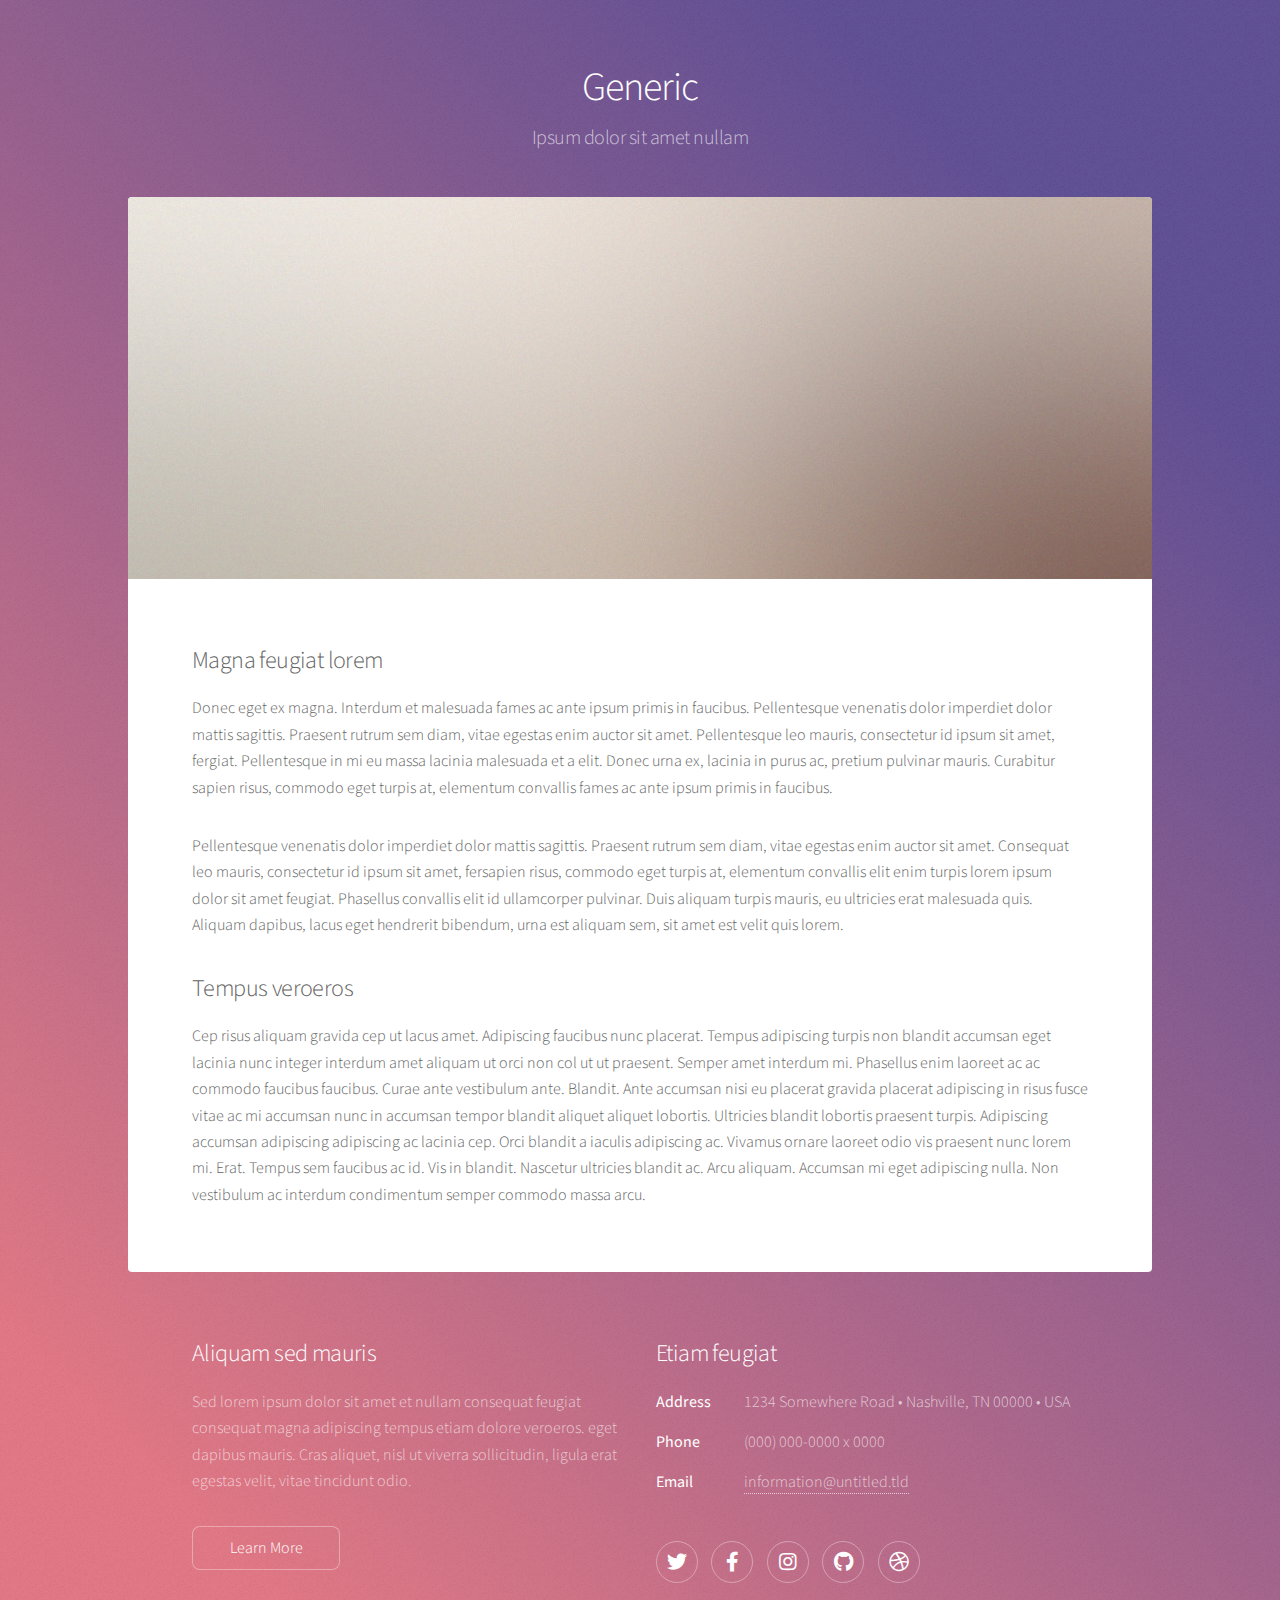
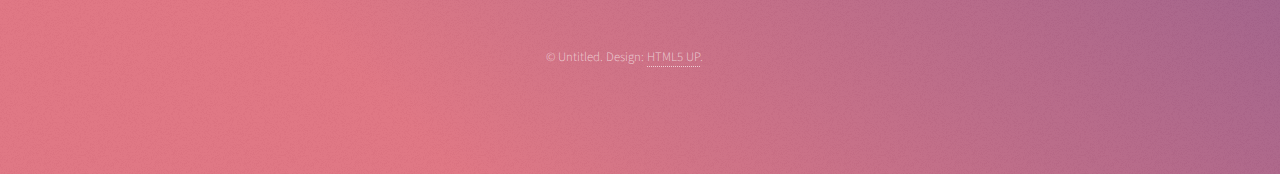
<file: Website/generic.html>
<!DOCTYPE HTML>
<!--
	Stellar by HTML5 UP
	html5up.net | @ajlkn
	Free for personal and commercial use under the CCA 3.0 license (html5up.net/license)
-->
<html>
	<head>
		<title>Generic - Stellar by HTML5 UP</title>
		<meta charset="utf-8" />
		<meta name="viewport" content="width=device-width, initial-scale=1, user-scalable=no" />
		<link rel="stylesheet" href="assets/css/main.css" />
		<noscript><link rel="stylesheet" href="assets/css/noscript.css" /></noscript>
	</head>
	<body class="is-preload">

		<!-- Wrapper -->
			<div id="wrapper">

				<!-- Header -->
					<header id="header">
						<h1>Generic</h1>
						<p>Ipsum dolor sit amet nullam</p>
					</header>

				<!-- Main -->
					<div id="main">

						<!-- Content -->
							<section id="content" class="main">
								<span class="image main"><img src="images/pic04.jpg" alt="" /></span>
								<h2>Magna feugiat lorem</h2>
								<p>Donec eget ex magna. Interdum et malesuada fames ac ante ipsum primis in faucibus. Pellentesque venenatis dolor imperdiet dolor mattis sagittis. Praesent rutrum sem diam, vitae egestas enim auctor sit amet. Pellentesque leo mauris, consectetur id ipsum sit amet, fergiat. Pellentesque in mi eu massa lacinia malesuada et a elit. Donec urna ex, lacinia in purus ac, pretium pulvinar mauris. Curabitur sapien risus, commodo eget turpis at, elementum convallis fames ac ante ipsum primis in faucibus.</p>
								<p>Pellentesque venenatis dolor imperdiet dolor mattis sagittis. Praesent rutrum sem diam, vitae egestas enim auctor sit amet. Consequat leo mauris, consectetur id ipsum sit amet, fersapien risus, commodo eget turpis at, elementum convallis elit enim turpis lorem ipsum dolor sit amet feugiat. Phasellus convallis elit id ullamcorper pulvinar. Duis aliquam turpis mauris, eu ultricies erat malesuada quis. Aliquam dapibus, lacus eget hendrerit bibendum, urna est aliquam sem, sit amet est velit quis lorem.</p>
								<h2>Tempus veroeros</h2>
								<p>Cep risus aliquam gravida cep ut lacus amet. Adipiscing faucibus nunc placerat. Tempus adipiscing turpis non blandit accumsan eget lacinia nunc integer interdum amet aliquam ut orci non col ut ut praesent. Semper amet interdum mi. Phasellus enim laoreet ac ac commodo faucibus faucibus. Curae ante vestibulum ante. Blandit. Ante accumsan nisi eu placerat gravida placerat adipiscing in risus fusce vitae ac mi accumsan nunc in accumsan tempor blandit aliquet aliquet lobortis. Ultricies blandit lobortis praesent turpis. Adipiscing accumsan adipiscing adipiscing ac lacinia cep. Orci blandit a iaculis adipiscing ac. Vivamus ornare laoreet odio vis praesent nunc lorem mi. Erat. Tempus sem faucibus ac id. Vis in blandit. Nascetur ultricies blandit ac. Arcu aliquam. Accumsan mi eget adipiscing nulla. Non vestibulum ac interdum condimentum semper commodo massa arcu.</p>
							</section>

					</div>

				<!-- Footer -->
					<footer id="footer">
						<section>
							<h2>Aliquam sed mauris</h2>
							<p>Sed lorem ipsum dolor sit amet et nullam consequat feugiat consequat magna adipiscing tempus etiam dolore veroeros. eget dapibus mauris. Cras aliquet, nisl ut viverra sollicitudin, ligula erat egestas velit, vitae tincidunt odio.</p>
							<ul class="actions">
								<li><a href="#" class="button">Learn More</a></li>
							</ul>
						</section>
						<section>
							<h2>Etiam feugiat</h2>
							<dl class="alt">
								<dt>Address</dt>
								<dd>1234 Somewhere Road &bull; Nashville, TN 00000 &bull; USA</dd>
								<dt>Phone</dt>
								<dd>(000) 000-0000 x 0000</dd>
								<dt>Email</dt>
								<dd><a href="#">information@untitled.tld</a></dd>
							</dl>
							<ul class="icons">
								<li><a href="#" class="icon brands fa-twitter alt"><span class="label">Twitter</span></a></li>
								<li><a href="#" class="icon brands fa-facebook-f alt"><span class="label">Facebook</span></a></li>
								<li><a href="#" class="icon brands fa-instagram alt"><span class="label">Instagram</span></a></li>
								<li><a href="#" class="icon brands fa-github alt"><span class="label">GitHub</span></a></li>
								<li><a href="#" class="icon brands fa-dribbble alt"><span class="label">Dribbble</span></a></li>
							</ul>
						</section>
						<p class="copyright">&copy; Untitled. Design: <a href="https://html5up.net">HTML5 UP</a>.</p>
					</footer>

			</div>

		<!-- Scripts -->
			<script src="assets/js/jquery.min.js"></script>
			<script src="assets/js/jquery.scrollex.min.js"></script>
			<script src="assets/js/jquery.scrolly.min.js"></script>
			<script src="assets/js/browser.min.js"></script>
			<script src="assets/js/breakpoints.min.js"></script>
			<script src="assets/js/util.js"></script>
			<script src="assets/js/main.js"></script>

	</body>
</html>
</file>
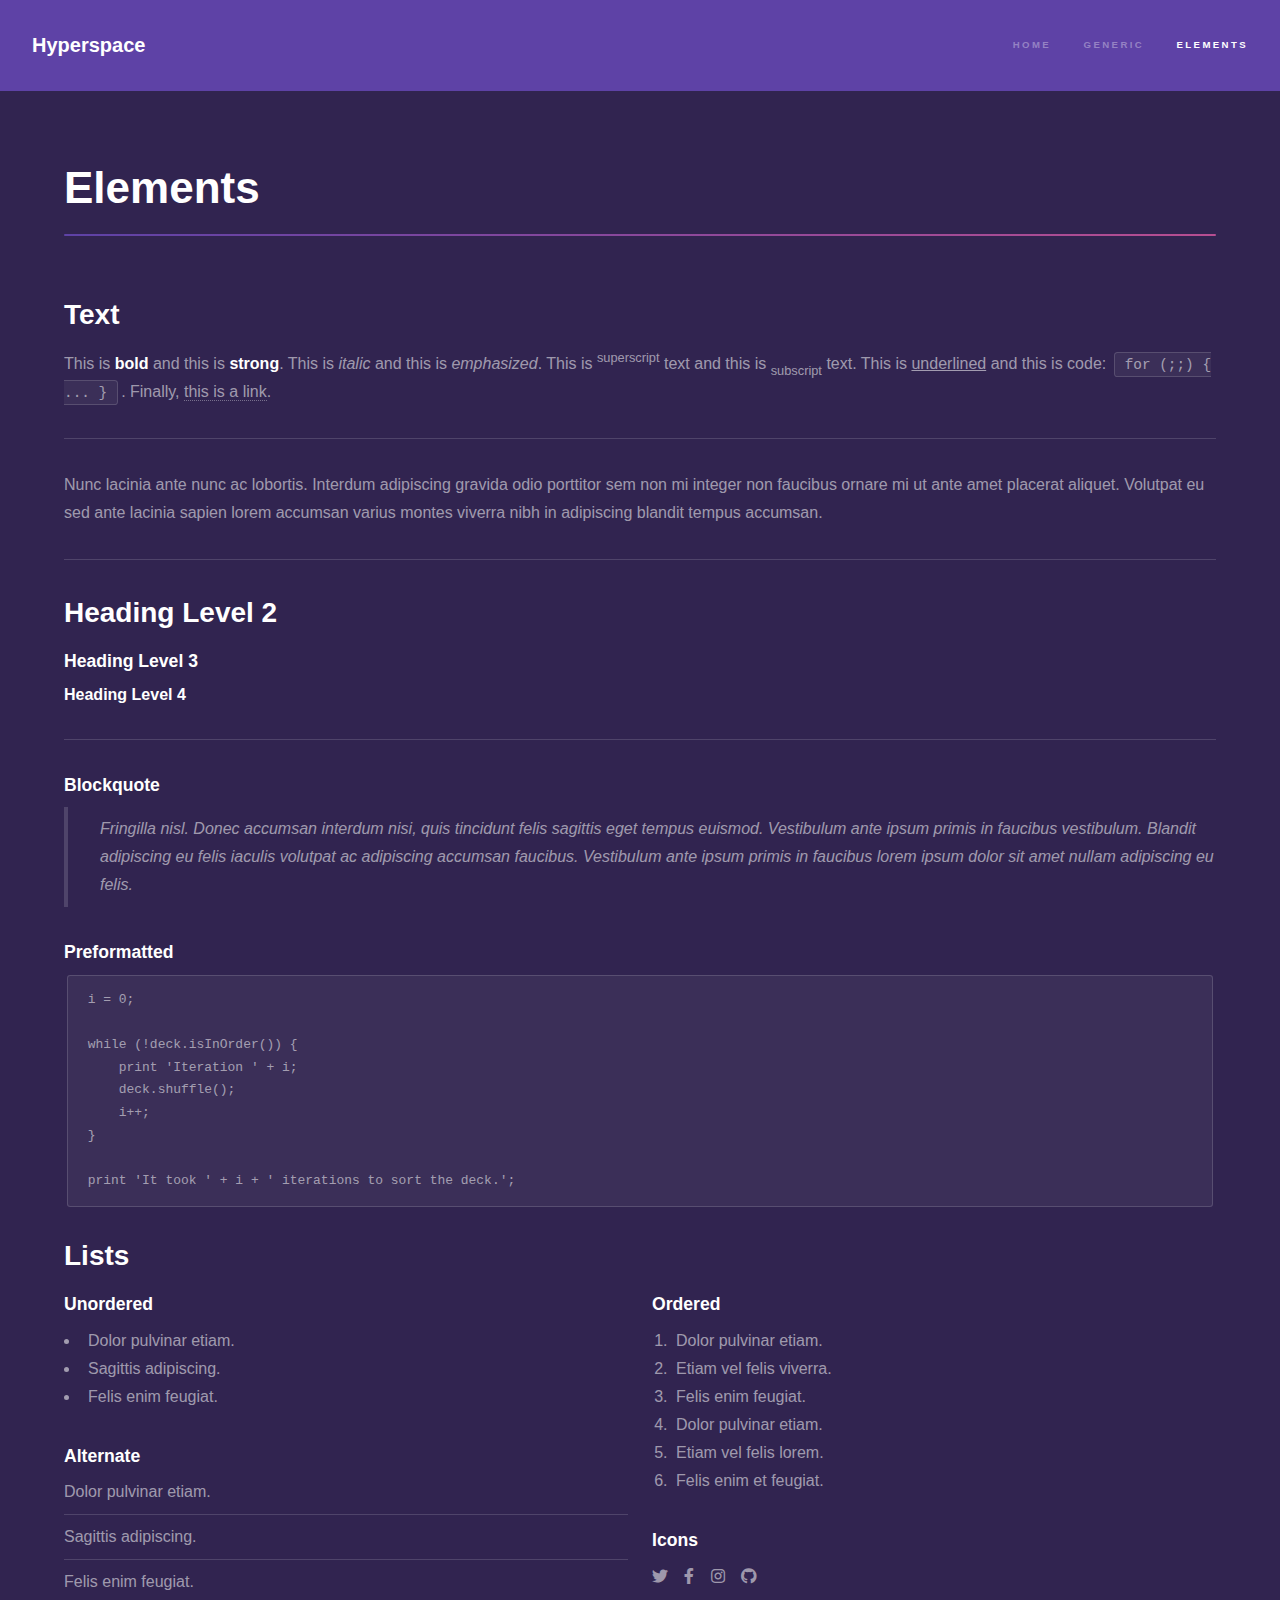
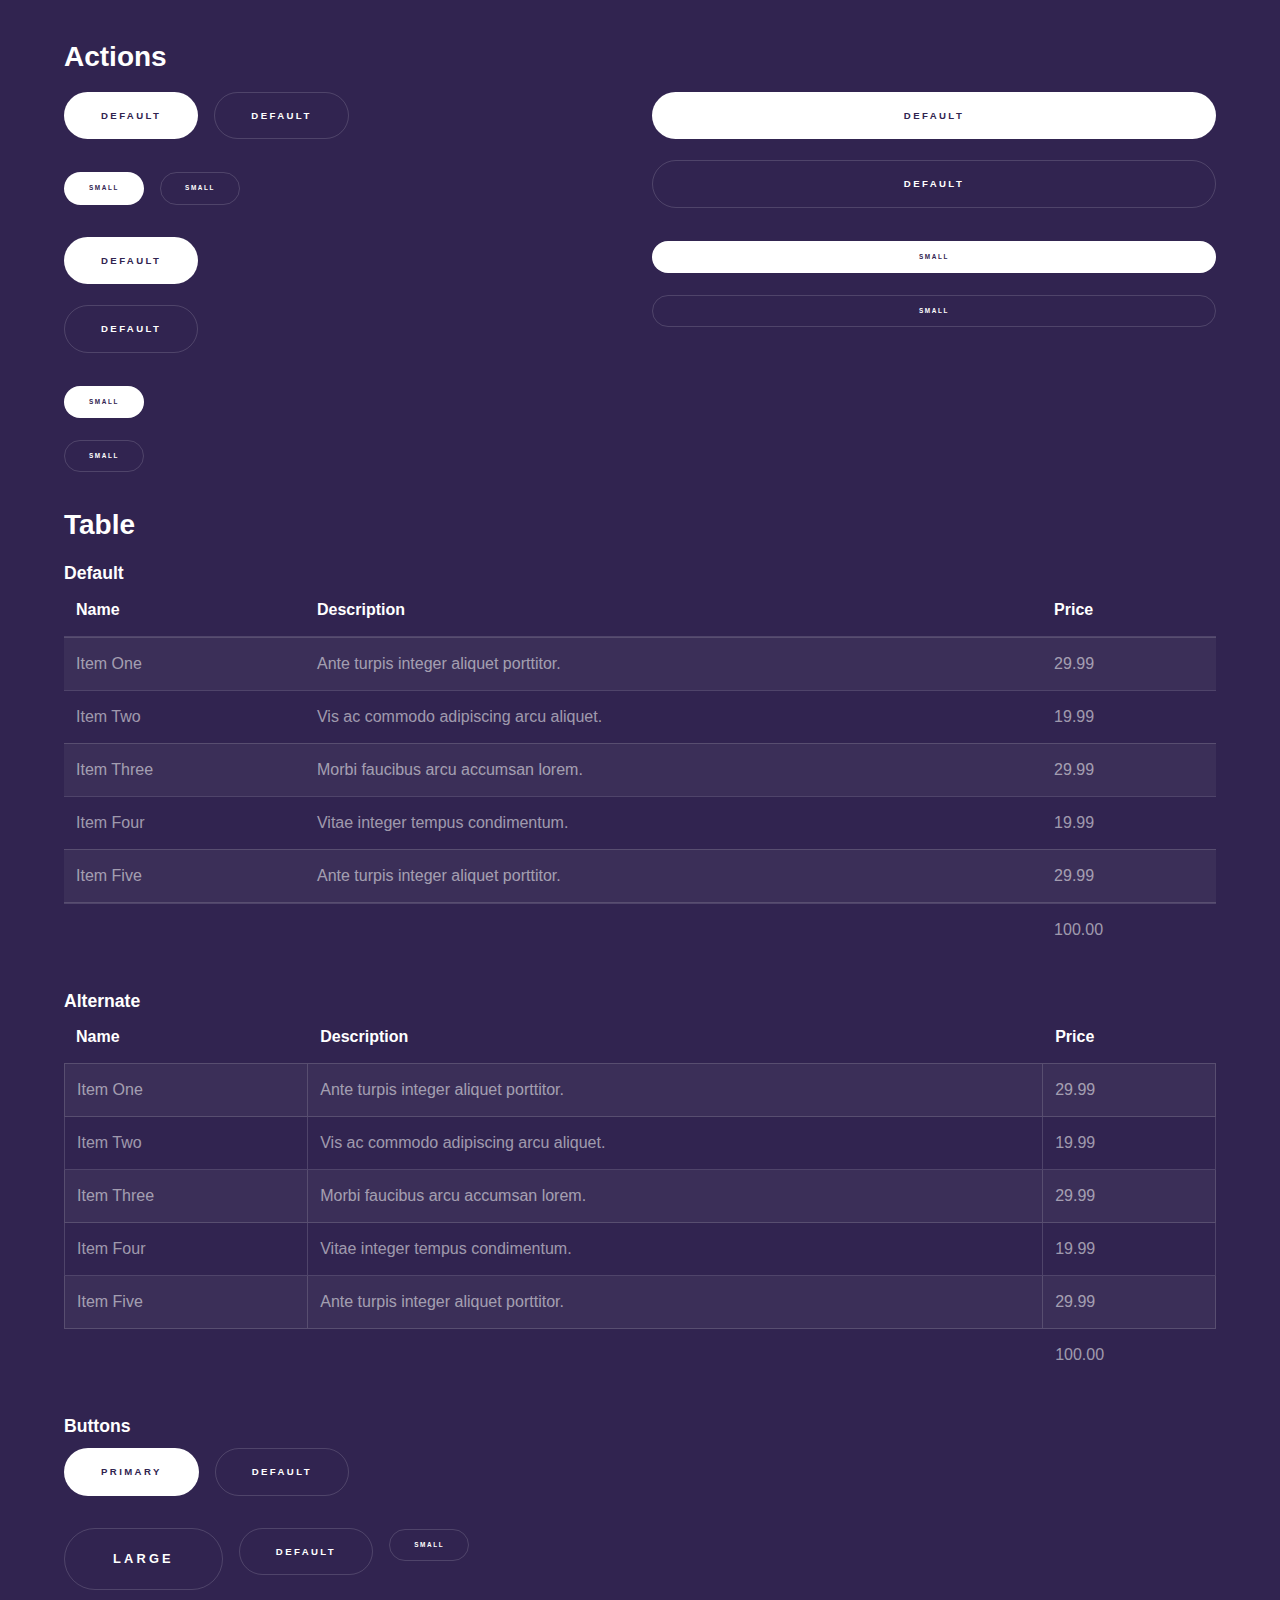
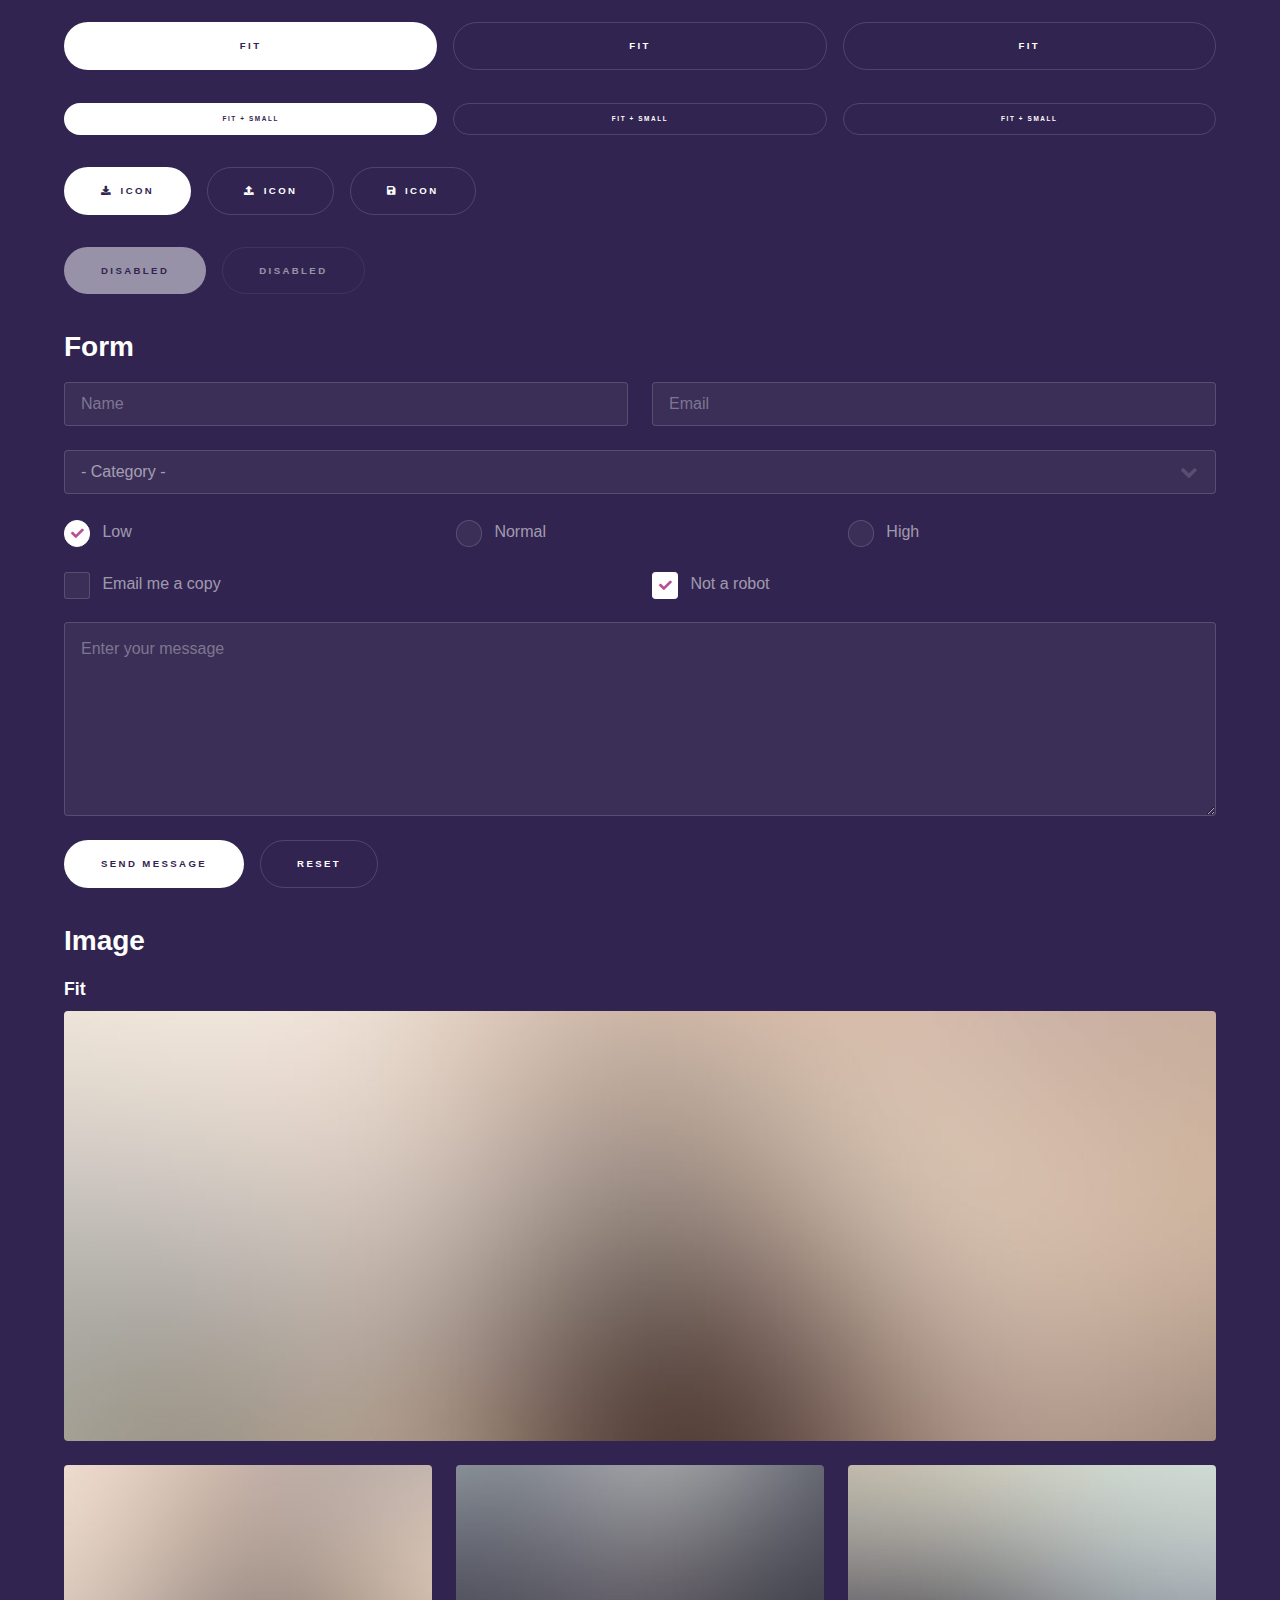
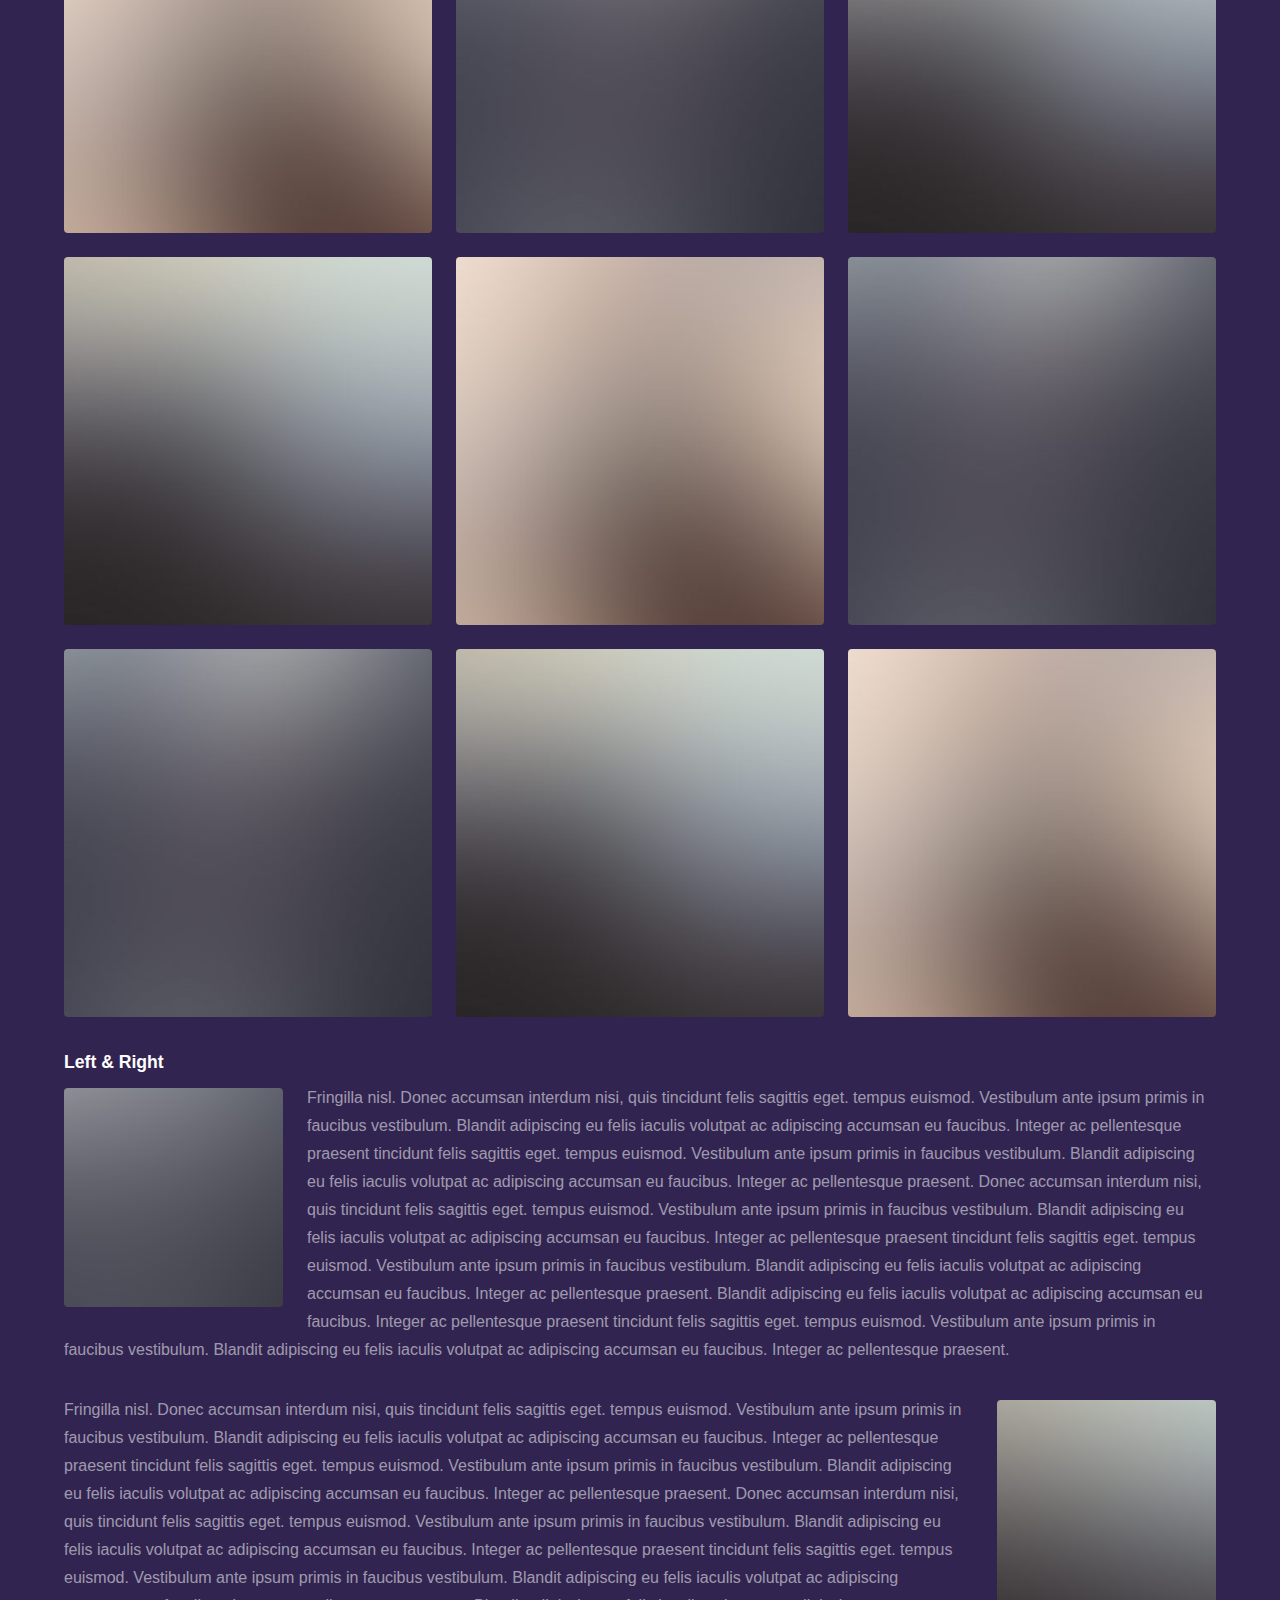
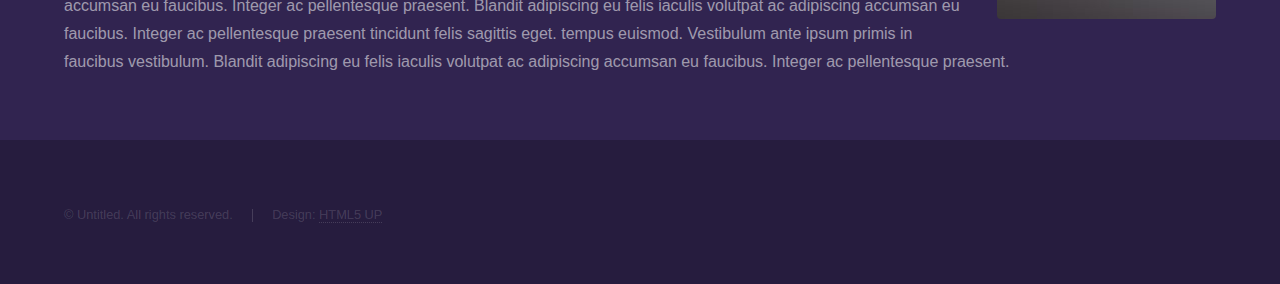
<file: Website2/elements.html>
<!DOCTYPE HTML>
<!--
	Hyperspace by HTML5 UP
	html5up.net | @ajlkn
	Free for personal and commercial use under the CCA 3.0 license (html5up.net/license)
-->
<html>
	<head>
		<title>Elements - Hyperspace by HTML5 UP</title>
		<meta charset="utf-8" />
		<meta name="viewport" content="width=device-width, initial-scale=1, user-scalable=no" />
		<link rel="stylesheet" href="assets/css/main.css" />
		<noscript><link rel="stylesheet" href="assets/css/noscript.css" /></noscript>
	</head>
	<body class="is-preload">

		<!-- Header -->
			<header id="header">
				<a href="index.html" class="title">Hyperspace</a>
				<nav>
					<ul>
						<li><a href="index.html">Home</a></li>
						<li><a href="generic.html">Generic</a></li>
						<li><a href="elements.html"  class="active">Elements</a></li>
					</ul>
				</nav>
			</header>

		<!-- Wrapper -->
			<div id="wrapper">

				<!-- Main -->
					<section id="main" class="wrapper">
						<div class="inner">
							<h1 class="major">Elements</h1>

							<!-- Text -->
								<section>
									<h2>Text</h2>
									<p>This is <b>bold</b> and this is <strong>strong</strong>. This is <i>italic</i> and this is <em>emphasized</em>.
									This is <sup>superscript</sup> text and this is <sub>subscript</sub> text.
									This is <u>underlined</u> and this is code: <code>for (;;) { ... }</code>. Finally, <a href="#">this is a link</a>.</p>
									<hr />
									<p>Nunc lacinia ante nunc ac lobortis. Interdum adipiscing gravida odio porttitor sem non mi integer non faucibus ornare mi ut ante amet placerat aliquet. Volutpat eu sed ante lacinia sapien lorem accumsan varius montes viverra nibh in adipiscing blandit tempus accumsan.</p>
									<hr />
									<h2>Heading Level 2</h2>
									<h3>Heading Level 3</h3>
									<h4>Heading Level 4</h4>
									<hr />
									<h3>Blockquote</h3>
									<blockquote>Fringilla nisl. Donec accumsan interdum nisi, quis tincidunt felis sagittis eget tempus euismod. Vestibulum ante ipsum primis in faucibus vestibulum. Blandit adipiscing eu felis iaculis volutpat ac adipiscing accumsan faucibus. Vestibulum ante ipsum primis in faucibus lorem ipsum dolor sit amet nullam adipiscing eu felis.</blockquote>
									<h3>Preformatted</h3>
									<pre><code>i = 0;

while (!deck.isInOrder()) {
    print 'Iteration ' + i;
    deck.shuffle();
    i++;
}

print 'It took ' + i + ' iterations to sort the deck.';</code></pre>
								</section>

							<!-- Lists -->
								<section>
									<h2>Lists</h2>
									<div class="row">
										<div class="col-6 col-12-medium">
											<h3>Unordered</h3>
											<ul>
												<li>Dolor pulvinar etiam.</li>
												<li>Sagittis adipiscing.</li>
												<li>Felis enim feugiat.</li>
											</ul>
											<h3>Alternate</h3>
											<ul class="alt">
												<li>Dolor pulvinar etiam.</li>
												<li>Sagittis adipiscing.</li>
												<li>Felis enim feugiat.</li>
											</ul>
										</div>
										<div class="col-6 col-12-medium">
											<h3>Ordered</h3>
											<ol>
												<li>Dolor pulvinar etiam.</li>
												<li>Etiam vel felis viverra.</li>
												<li>Felis enim feugiat.</li>
												<li>Dolor pulvinar etiam.</li>
												<li>Etiam vel felis lorem.</li>
												<li>Felis enim et feugiat.</li>
											</ol>
											<h3>Icons</h3>
											<ul class="icons">
												<li><a href="#" class="icon brands fa-twitter"><span class="label">Twitter</span></a></li>
												<li><a href="#" class="icon brands fa-facebook-f"><span class="label">Facebook</span></a></li>
												<li><a href="#" class="icon brands fa-instagram"><span class="label">Instagram</span></a></li>
												<li><a href="#" class="icon brands fa-github"><span class="label">Github</span></a></li>
											</ul>
										</div>
									</div>
									<h2>Actions</h2>
									<div class="row">
										<div class="col-6 col-12-medium">
											<ul class="actions">
												<li><a href="#" class="button primary">Default</a></li>
												<li><a href="#" class="button">Default</a></li>
											</ul>
											<ul class="actions small">
												<li><a href="#" class="button primary small">Small</a></li>
												<li><a href="#" class="button small">Small</a></li>
											</ul>
											<ul class="actions stacked">
												<li><a href="#" class="button primary">Default</a></li>
												<li><a href="#" class="button">Default</a></li>
											</ul>
											<ul class="actions stacked">
												<li><a href="#" class="button primary small">Small</a></li>
												<li><a href="#" class="button small">Small</a></li>
											</ul>
										</div>
										<div class="col-6 col-12-medium">
											<ul class="actions stacked">
												<li><a href="#" class="button primary fit">Default</a></li>
												<li><a href="#" class="button fit">Default</a></li>
											</ul>
											<ul class="actions stacked">
												<li><a href="#" class="button primary small fit">Small</a></li>
												<li><a href="#" class="button small fit">Small</a></li>
											</ul>
										</div>
									</div>
								</section>

							<!-- Table -->
								<section>
									<h2>Table</h2>
									<h3>Default</h3>
									<div class="table-wrapper">
										<table>
											<thead>
												<tr>
													<th>Name</th>
													<th>Description</th>
													<th>Price</th>
												</tr>
											</thead>
											<tbody>
												<tr>
													<td>Item One</td>
													<td>Ante turpis integer aliquet porttitor.</td>
													<td>29.99</td>
												</tr>
												<tr>
													<td>Item Two</td>
													<td>Vis ac commodo adipiscing arcu aliquet.</td>
													<td>19.99</td>
												</tr>
												<tr>
													<td>Item Three</td>
													<td> Morbi faucibus arcu accumsan lorem.</td>
													<td>29.99</td>
												</tr>
												<tr>
													<td>Item Four</td>
													<td>Vitae integer tempus condimentum.</td>
													<td>19.99</td>
												</tr>
												<tr>
													<td>Item Five</td>
													<td>Ante turpis integer aliquet porttitor.</td>
													<td>29.99</td>
												</tr>
											</tbody>
											<tfoot>
												<tr>
													<td colspan="2"></td>
													<td>100.00</td>
												</tr>
											</tfoot>
										</table>
									</div>

									<h3>Alternate</h3>
									<div class="table-wrapper">
										<table class="alt">
											<thead>
												<tr>
													<th>Name</th>
													<th>Description</th>
													<th>Price</th>
												</tr>
											</thead>
											<tbody>
												<tr>
													<td>Item One</td>
													<td>Ante turpis integer aliquet porttitor.</td>
													<td>29.99</td>
												</tr>
												<tr>
													<td>Item Two</td>
													<td>Vis ac commodo adipiscing arcu aliquet.</td>
													<td>19.99</td>
												</tr>
												<tr>
													<td>Item Three</td>
													<td> Morbi faucibus arcu accumsan lorem.</td>
													<td>29.99</td>
												</tr>
												<tr>
													<td>Item Four</td>
													<td>Vitae integer tempus condimentum.</td>
													<td>19.99</td>
												</tr>
												<tr>
													<td>Item Five</td>
													<td>Ante turpis integer aliquet porttitor.</td>
													<td>29.99</td>
												</tr>
											</tbody>
											<tfoot>
												<tr>
													<td colspan="2"></td>
													<td>100.00</td>
												</tr>
											</tfoot>
										</table>
									</div>
								</section>

							<!-- Buttons -->
								<section>
									<h3>Buttons</h3>
									<ul class="actions">
										<li><a href="#" class="button primary">Primary</a></li>
										<li><a href="#" class="button">Default</a></li>
									</ul>
									<ul class="actions">
										<li><a href="#" class="button large">Large</a></li>
										<li><a href="#" class="button">Default</a></li>
										<li><a href="#" class="button small">Small</a></li>
									</ul>
									<ul class="actions fit">
										<li><a href="#" class="button primary fit">Fit</a></li>
										<li><a href="#" class="button fit">Fit</a></li>
										<li><a href="#" class="button fit">Fit</a></li>
									</ul>
									<ul class="actions fit small">
										<li><a href="#" class="button primary fit small">Fit + Small</a></li>
										<li><a href="#" class="button fit small">Fit + Small</a></li>
										<li><a href="#" class="button fit small">Fit + Small</a></li>
									</ul>
									<ul class="actions">
										<li><a href="#" class="button primary icon solid fa-download">Icon</a></li>
										<li><a href="#" class="button icon solid fa-upload">Icon</a></li>
										<li><a href="#" class="button icon solid fa-save">Icon</a></li>
									</ul>
									<ul class="actions">
										<li><span class="button primary disabled">Disabled</span></li>
										<li><span class="button disabled">Disabled</span></li>
									</ul>
								</section>

							<!-- Form -->
								<section>
									<h2>Form</h2>
									<form method="post" action="#">
										<div class="row gtr-uniform">
											<div class="col-6 col-12-xsmall">
												<input type="text" name="demo-name" id="demo-name" value="" placeholder="Name" />
											</div>
											<div class="col-6 col-12-xsmall">
												<input type="email" name="demo-email" id="demo-email" value="" placeholder="Email" />
											</div>
											<div class="col-12">
												<select name="demo-category" id="demo-category">
													<option value="">- Category -</option>
													<option value="1">Manufacturing</option>
													<option value="1">Shipping</option>
													<option value="1">Administration</option>
													<option value="1">Human Resources</option>
												</select>
											</div>
											<div class="col-4 col-12-small">
												<input type="radio" id="demo-priority-low" name="demo-priority" checked>
												<label for="demo-priority-low">Low</label>
											</div>
											<div class="col-4 col-12-small">
												<input type="radio" id="demo-priority-normal" name="demo-priority">
												<label for="demo-priority-normal">Normal</label>
											</div>
											<div class="col-4 col-12-small">
												<input type="radio" id="demo-priority-high" name="demo-priority">
												<label for="demo-priority-high">High</label>
											</div>
											<div class="col-6 col-12-small">
												<input type="checkbox" id="demo-copy" name="demo-copy">
												<label for="demo-copy">Email me a copy</label>
											</div>
											<div class="col-6 col-12-small">
												<input type="checkbox" id="demo-human" name="demo-human" checked>
												<label for="demo-human">Not a robot</label>
											</div>
											<div class="col-12">
												<textarea name="demo-message" id="demo-message" placeholder="Enter your message" rows="6"></textarea>
											</div>
											<div class="col-12">
												<ul class="actions">
													<li><input type="submit" value="Send Message" class="primary" /></li>
													<li><input type="reset" value="Reset" /></li>
												</ul>
											</div>
										</div>
									</form>
								</section>

							<!-- Image -->
								<section>
									<h2>Image</h2>
									<h3>Fit</h3>
									<div class="box alt">
										<div class="row gtr-uniform">
											<div class="col-12"><span class="image fit"><img src="images/pic04.jpg" alt="" /></span></div>
											<div class="col-4"><span class="image fit"><img src="images/pic01.jpg" alt="" /></span></div>
											<div class="col-4"><span class="image fit"><img src="images/pic02.jpg" alt="" /></span></div>
											<div class="col-4"><span class="image fit"><img src="images/pic03.jpg" alt="" /></span></div>
											<div class="col-4"><span class="image fit"><img src="images/pic03.jpg" alt="" /></span></div>
											<div class="col-4"><span class="image fit"><img src="images/pic01.jpg" alt="" /></span></div>
											<div class="col-4"><span class="image fit"><img src="images/pic02.jpg" alt="" /></span></div>
											<div class="col-4"><span class="image fit"><img src="images/pic02.jpg" alt="" /></span></div>
											<div class="col-4"><span class="image fit"><img src="images/pic03.jpg" alt="" /></span></div>
											<div class="col-4"><span class="image fit"><img src="images/pic01.jpg" alt="" /></span></div>
										</div>
									</div>
									<h3>Left &amp; Right</h3>
									<p><span class="image left"><img src="images/pic05.jpg" alt="" /></span>Fringilla nisl. Donec accumsan interdum nisi, quis tincidunt felis sagittis eget. tempus euismod. Vestibulum ante ipsum primis in faucibus vestibulum. Blandit adipiscing eu felis iaculis volutpat ac adipiscing accumsan eu faucibus. Integer ac pellentesque praesent tincidunt felis sagittis eget. tempus euismod. Vestibulum ante ipsum primis in faucibus vestibulum. Blandit adipiscing eu felis iaculis volutpat ac adipiscing accumsan eu faucibus. Integer ac pellentesque praesent. Donec accumsan interdum nisi, quis tincidunt felis sagittis eget. tempus euismod. Vestibulum ante ipsum primis in faucibus vestibulum. Blandit adipiscing eu felis iaculis volutpat ac adipiscing accumsan eu faucibus. Integer ac pellentesque praesent tincidunt felis sagittis eget. tempus euismod. Vestibulum ante ipsum primis in faucibus vestibulum. Blandit adipiscing eu felis iaculis volutpat ac adipiscing accumsan eu faucibus. Integer ac pellentesque praesent. Blandit adipiscing eu felis iaculis volutpat ac adipiscing accumsan eu faucibus. Integer ac pellentesque praesent tincidunt felis sagittis eget. tempus euismod. Vestibulum ante ipsum primis in faucibus vestibulum. Blandit adipiscing eu felis iaculis volutpat ac adipiscing accumsan eu faucibus. Integer ac pellentesque praesent.</p>
									<p><span class="image right"><img src="images/pic06.jpg" alt="" /></span>Fringilla nisl. Donec accumsan interdum nisi, quis tincidunt felis sagittis eget. tempus euismod. Vestibulum ante ipsum primis in faucibus vestibulum. Blandit adipiscing eu felis iaculis volutpat ac adipiscing accumsan eu faucibus. Integer ac pellentesque praesent tincidunt felis sagittis eget. tempus euismod. Vestibulum ante ipsum primis in faucibus vestibulum. Blandit adipiscing eu felis iaculis volutpat ac adipiscing accumsan eu faucibus. Integer ac pellentesque praesent. Donec accumsan interdum nisi, quis tincidunt felis sagittis eget. tempus euismod. Vestibulum ante ipsum primis in faucibus vestibulum. Blandit adipiscing eu felis iaculis volutpat ac adipiscing accumsan eu faucibus. Integer ac pellentesque praesent tincidunt felis sagittis eget. tempus euismod. Vestibulum ante ipsum primis in faucibus vestibulum. Blandit adipiscing eu felis iaculis volutpat ac adipiscing accumsan eu faucibus. Integer ac pellentesque praesent. Blandit adipiscing eu felis iaculis volutpat ac adipiscing accumsan eu faucibus. Integer ac pellentesque praesent tincidunt felis sagittis eget. tempus euismod. Vestibulum ante ipsum primis in faucibus vestibulum. Blandit adipiscing eu felis iaculis volutpat ac adipiscing accumsan eu faucibus. Integer ac pellentesque praesent.</p>
								</section>

						</div>
					</section>

			</div>

		<!-- Footer -->
			<footer id="footer" class="wrapper alt">
				<div class="inner">
					<ul class="menu">
						<li>&copy; Untitled. All rights reserved.</li><li>Design: <a href="http://html5up.net">HTML5 UP</a></li>
					</ul>
				</div>
			</footer>

		<!-- Scripts -->
			<script src="assets/js/jquery.min.js"></script>
			<script src="assets/js/jquery.scrollex.min.js"></script>
			<script src="assets/js/jquery.scrolly.min.js"></script>
			<script src="assets/js/browser.min.js"></script>
			<script src="assets/js/breakpoints.min.js"></script>
			<script src="assets/js/util.js"></script>
			<script src="assets/js/main.js"></script>

	</body>
</html>
</file>
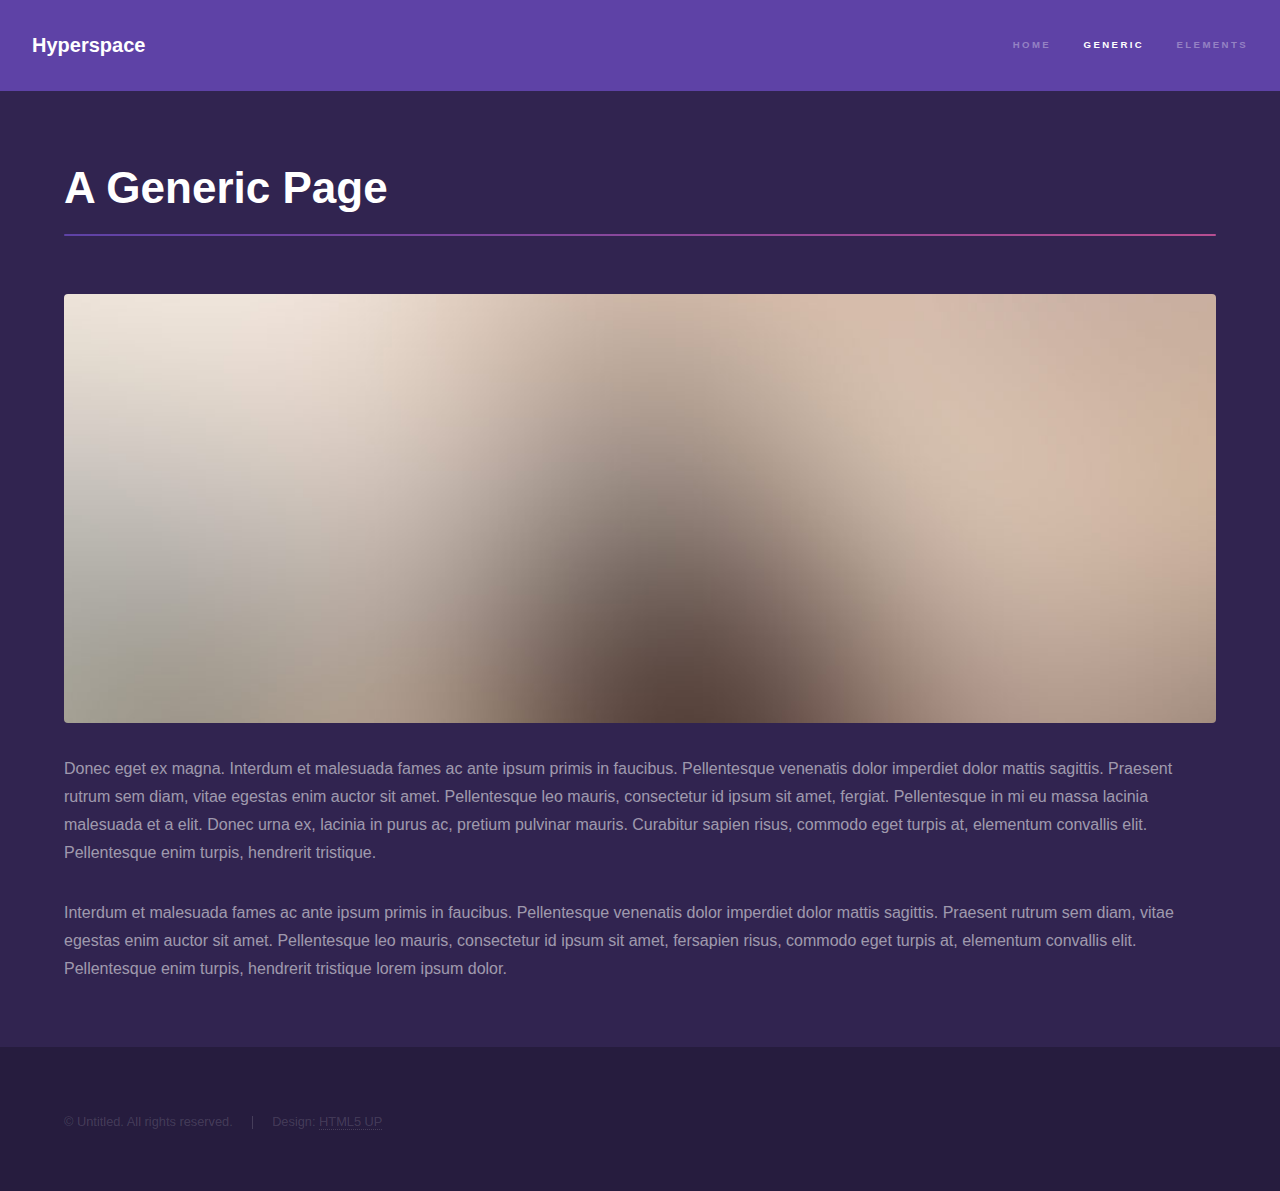
<file: Website2/generic.html>
<!DOCTYPE HTML>
<!--
	Hyperspace by HTML5 UP
	html5up.net | @ajlkn
	Free for personal and commercial use under the CCA 3.0 license (html5up.net/license)
-->
<html>
	<head>
		<title>Generic - Hyperspace by HTML5 UP</title>
		<meta charset="utf-8" />
		<meta name="viewport" content="width=device-width, initial-scale=1, user-scalable=no" />
		<link rel="stylesheet" href="assets/css/main.css" />
		<noscript><link rel="stylesheet" href="assets/css/noscript.css" /></noscript>
	</head>
	<body class="is-preload">

		<!-- Header -->
			<header id="header">
				<a href="index.html" class="title">Hyperspace</a>
				<nav>
					<ul>
						<li><a href="index.html">Home</a></li>
						<li><a href="generic.html" class="active">Generic</a></li>
						<li><a href="elements.html">Elements</a></li>
					</ul>
				</nav>
			</header>

		<!-- Wrapper -->
			<div id="wrapper">

				<!-- Main -->
					<section id="main" class="wrapper">
						<div class="inner">
							<h1 class="major">A Generic Page</h1>
							<span class="image fit"><img src="images/pic04.jpg" alt="" /></span>
							<p>Donec eget ex magna. Interdum et malesuada fames ac ante ipsum primis in faucibus. Pellentesque venenatis dolor imperdiet dolor mattis sagittis. Praesent rutrum sem diam, vitae egestas enim auctor sit amet. Pellentesque leo mauris, consectetur id ipsum sit amet, fergiat. Pellentesque in mi eu massa lacinia malesuada et a elit. Donec urna ex, lacinia in purus ac, pretium pulvinar mauris. Curabitur sapien risus, commodo eget turpis at, elementum convallis elit. Pellentesque enim turpis, hendrerit tristique.</p>
							<p>Interdum et malesuada fames ac ante ipsum primis in faucibus. Pellentesque venenatis dolor imperdiet dolor mattis sagittis. Praesent rutrum sem diam, vitae egestas enim auctor sit amet. Pellentesque leo mauris, consectetur id ipsum sit amet, fersapien risus, commodo eget turpis at, elementum convallis elit. Pellentesque enim turpis, hendrerit tristique lorem ipsum dolor.</p>
						</div>
					</section>

			</div>

		<!-- Footer -->
			<footer id="footer" class="wrapper alt">
				<div class="inner">
					<ul class="menu">
						<li>&copy; Untitled. All rights reserved.</li><li>Design: <a href="http://html5up.net">HTML5 UP</a></li>
					</ul>
				</div>
			</footer>

		<!-- Scripts -->
			<script src="assets/js/jquery.min.js"></script>
			<script src="assets/js/jquery.scrollex.min.js"></script>
			<script src="assets/js/jquery.scrolly.min.js"></script>
			<script src="assets/js/browser.min.js"></script>
			<script src="assets/js/breakpoints.min.js"></script>
			<script src="assets/js/util.js"></script>
			<script src="assets/js/main.js"></script>

	</body>
</html>
</file>
<file: assets/css/noscript.css>
/*
	Hyperspace by HTML5 UP
	html5up.net | @ajlkn
	Free for personal and commercial use under the CCA 3.0 license (html5up.net/license)
*/

/* Spotlights */

	.spotlights > section > .image:before {
		opacity: 0 !important;
	}

	.spotlights > section > .content > .inner {
		-moz-transform: none !important;
		-webkit-transform: none !important;
		-ms-transform: none !important;
		transform: none !important;
		opacity: 1 !important;
	}

/* Wrapper */

	.wrapper > .inner {
		opacity: 1 !important;
		-moz-transform: none !important;
		-webkit-transform: none !important;
		-ms-transform: none !important;
		transform: none !important;
	}

/* Sidebar */

	#sidebar > .inner {
		opacity: 1 !important;
	}

	#sidebar nav > ul > li {
		-moz-transform: none !important;
		-webkit-transform: none !important;
		-ms-transform: none !important;
		transform: none !important;
		opacity: 1 !important;
	}
</file>
<file: Website/assets/css/noscript.css>
/*
	Stellar by HTML5 UP
	html5up.net | @ajlkn
	Free for personal and commercial use under the CCA 3.0 license (html5up.net/license)
*/

/* Header */

	body.is-preload #header.alt > * {
		opacity: 1;
	}

	body.is-preload #header.alt .logo {
		-moz-transform: none;
		-webkit-transform: none;
		-ms-transform: none;
		transform: none;
	}
</file>
<file: Website2/assets/css/noscript.css>
/*
	Hyperspace by HTML5 UP
	html5up.net | @ajlkn
	Free for personal and commercial use under the CCA 3.0 license (html5up.net/license)
*/

/* Spotlights */

	.spotlights > section > .image:before {
		opacity: 0 !important;
	}

	.spotlights > section > .content > .inner {
		-moz-transform: none !important;
		-webkit-transform: none !important;
		-ms-transform: none !important;
		transform: none !important;
		opacity: 1 !important;
	}

/* Wrapper */

	.wrapper > .inner {
		opacity: 1 !important;
		-moz-transform: none !important;
		-webkit-transform: none !important;
		-ms-transform: none !important;
		transform: none !important;
	}

/* Sidebar */

	#sidebar > .inner {
		opacity: 1 !important;
	}

	#sidebar nav > ul > li {
		-moz-transform: none !important;
		-webkit-transform: none !important;
		-ms-transform: none !important;
		transform: none !important;
		opacity: 1 !important;
	}
</file>
<file: assets/css/main.css>
@import url(fontawesome-all.min.css);

/*
	Hyperspace by HTML5 UP
	html5up.net | @ajlkn
	Free for personal and commercial use under the CCA 3.0 license (html5up.net/license)
*/

html, body, div, span, applet, object,
iframe, h1, h2, h3, h4, h5, h6, p, blockquote,
pre, a, abbr, acronym, address, big, cite,
code, del, dfn, em, img, ins, kbd, q, s, samp,
small, strike, strong, sub, sup, tt, var, b,
u, i, center, dl, dt, dd, ol, ul, li, fieldset,
form, label, legend, table, caption, tbody,
tfoot, thead, tr, th, td, article, aside,
canvas, details, embed, figure, figcaption,
footer, header, hgroup, menu, nav, output, ruby,
section, summary, time, mark, audio, video {
	margin: 0;
	padding: 0;
	border: 0;
	font-size: 100%;
	font: inherit;
	vertical-align: baseline;}

article, aside, details, figcaption, figure,
footer, header, hgroup, menu, nav, section {
	display: block;}

body {
	line-height: 1;
}

ol, ul {
	list-style: none;
}

blockquote, q {
	quotes: none;
}

	blockquote:before, blockquote:after, q:before, q:after {
		content: '';
		content: none;
	}

table {
	border-collapse: collapse;
	border-spacing: 0;
}

body {
	-webkit-text-size-adjust: none;
}

mark {
	background-color: transparent;
	color: inherit;
}

input::-moz-focus-inner {
	border: 0;
	padding: 0;
}

input, select, textarea {
	-moz-appearance: none;
	-webkit-appearance: none;
	-ms-appearance: none;
	appearance: none;
}

/* Basic */

	@-ms-viewport {
		width: device-width;
	}

	body {
		-ms-overflow-style: scrollbar;
	}

	@media screen and (max-width: 480px) {

		html, body {
			min-width: 320px;
		}

	}

	html {
		box-sizing: border-box;
	}

	*, *:before, *:after {
		box-sizing: inherit;
	}

	body {
		background: #312450;
	}

		body.is-preload *, body.is-preload *:before, body.is-preload *:after {
			-moz-animation: none !important;
			-webkit-animation: none !important;
			-ms-animation: none !important;
			animation: none !important;
			-moz-transition: none !important;
			-webkit-transition: none !important;
			-ms-transition: none !important;
			transition: none !important;
		}

/* Type */

	body, input, select, textarea {
		color: rgba(255, 255, 255, 0.55);
		font-family: Arial, Helvetica, sans-serif;
		font-size: 16.5pt;
		font-weight: normal;
		line-height: 1.75;
	}

		@media screen and (max-width: 1680px) {

			body, input, select, textarea {
				font-size: 13pt;
			}

		}

		@media screen and (max-width: 1280px) {

			body, input, select, textarea {
				font-size: 12pt;
			}

		}

		@media screen and (max-width: 360px) {

			body, input, select, textarea {
				font-size: 11pt;
			}

		}

	a {
		-moz-transition: color 0.2s ease, border-bottom-color 0.2s ease;
		-webkit-transition: color 0.2s ease, border-bottom-color 0.2s ease;
		-ms-transition: color 0.2s ease, border-bottom-color 0.2s ease;
		transition: color 0.2s ease, border-bottom-color 0.2s ease;
		border-bottom: dotted 1px rgba(255, 255, 255, 0.35);
		color: inherit;
		text-decoration: none;
	}

		a:hover {
			border-bottom-color: transparent;
			color: #ffffff;
		}

	strong, b {
		color: #ffffff;
		font-weight: bold;
	}

	em, i {
		font-style: italic;
	}

	p {
		margin: 0 0 2em 0;
	}

	h1, h2, h3, h4, h5, h6 {
		color: #ffffff;
		font-weight: bold;
		line-height: 1.5;
		margin: 0 0 0.5em 0;
	}

		h1 a, h2 a, h3 a, h4 a, h5 a, h6 a {
			color: inherit;
			text-decoration: none;
		}

	h1 {
		font-size: 2.75em;
	}

		h1.major {
			margin: 0 0 1.3em 0;
			position: relative;
			padding-bottom: 0.35em;
		}

			h1.major:after {
				background-image: -moz-linear-gradient(to right, #5e42a6, #b74e91);
				background-image: -webkit-linear-gradient(to right, #5e42a6, #b74e91);
				background-image: -ms-linear-gradient(to right, #5e42a6, #b74e91);
				background-image: linear-gradient(to right, #5e42a6, #b74e91);
				-moz-transition: max-width 0.2s ease;
				-webkit-transition: max-width 0.2s ease;
				-ms-transition: max-width 0.2s ease;
				transition: max-width 0.2s ease;
				border-radius: 0.2em;
				bottom: 0;
				content: '';
				height: 0.05em;
				position: absolute;
				right: 0;
				width: 100%;
			}

	h2 {
		font-size: 1.75em;
	}

	h3 {
		font-size: 1.1em;
	}

	h4 {
		font-size: 1em;
	}

	h5 {
		font-size: 0.8em;
	}

	h6 {
		font-size: 0.6em;
	}

	@media screen and (max-width: 736px) {

		h1 {
			font-size: 2em;
		}

		h2 {
			font-size: 1.25em;
		}

		h3 {
			font-size: 1em;
		}

		h4 {
			font-size: 0.8em;
		}

		h5 {
			font-size: 0.6em;
		}

		h6 {
			font-size: 0.6em;
		}

	}

	sub {
		font-size: 0.8em;
		position: relative;
		top: 0.5em;
	}

	sup {
		font-size: 0.8em;
		position: relative;
		top: -0.5em;
	}

	blockquote {
		border-left: solid 4px rgba(255, 255, 255, 0.15);
		font-style: italic;
		margin: 0 0 2em 0;
		padding: 0.5em 0 0.5em 2em;
	}

	code {
		background: rgba(255, 255, 255, 0.05);
		border-radius: 0.25em;
		border: solid 1px rgba(255, 255, 255, 0.15);
		font-family: "Courier New", monospace;
		font-size: 0.9em;
		margin: 0 0.25em;
		padding: 0.25em 0.65em;
	}

	pre {
		-webkit-overflow-scrolling: touch;
		font-family: "Courier New", monospace;
		font-size: 0.9em;
		margin: 0 0 2em 0;
	}

		pre code {
			display: block;
			line-height: 1.75em;
			padding: 1em 1.5em;
			overflow-x: auto;
		}

	hr {
		border: 0;
		border-bottom: solid 1px rgba(255, 255, 255, 0.15);
		margin: 2em 0;
	}

		hr.major {
			margin: 3em 0;
		}

	.align-left {
		text-align: left;
	}

	.align-center {
		text-align: center;
	}

	.align-right {
		text-align: right;
	}

/* Row */

	.row {
		display: flex;
		flex-wrap: wrap;
		box-sizing: border-box;
		align-items: stretch;
	}

		.row > * {
			box-sizing: border-box;
		}

		.row.gtr-uniform > * > :last-child {
			margin-bottom: 0;
		}

		.row.aln-left {
			justify-content: flex-start;
		}

		.row.aln-center {
			justify-content: center;
		}

		.row.aln-right {
			justify-content: flex-end;
		}

		.row.aln-top {
			align-items: flex-start;
		}

		.row.aln-middle {
			align-items: center;
		}

		.row.aln-bottom {
			align-items: flex-end;
		}

		.row > .imp {
			order: -1;
		}

		.row > .col-1 {
			width: 8.33333%;
		}

		.row > .off-1 {
			margin-left: 8.33333%;
		}

		.row > .col-2 {
			width: 16.66667%;
		}

		.row > .off-2 {
			margin-left: 16.66667%;
		}

		.row > .col-3 {
			width: 25%;
		}

		.row > .off-3 {
			margin-left: 25%;
		}

		.row > .col-4 {
			width: 33.33333%;
		}

		.row > .off-4 {
			margin-left: 33.33333%;
		}

		.row > .col-5 {
			width: 41.66667%;
		}

		.row > .off-5 {
			margin-left: 41.66667%;
		}

		.row > .col-6 {
			width: 50%;
		}

		.row > .off-6 {
			margin-left: 50%;
		}

		.row > .col-7 {
			width: 58.33333%;
		}

		.row > .off-7 {
			margin-left: 58.33333%;
		}

		.row > .col-8 {
			width: 66.66667%;
		}

		.row > .off-8 {
			margin-left: 66.66667%;
		}

		.row > .col-9 {
			width: 75%;
		}

		.row > .off-9 {
			margin-left: 75%;
		}

		.row > .col-10 {
			width: 83.33333%;
		}

		.row > .off-10 {
			margin-left: 83.33333%;
		}

		.row > .col-11 {
			width: 91.66667%;
		}

		.row > .off-11 {
			margin-left: 91.66667%;
		}

		.row > .col-12 {
			width: 100%;
		}

		.row > .off-12 {
			margin-left: 100%;
		}

		.row.gtr-0 {
			margin-top: 0;
			margin-left: 0em;
		}

			.row.gtr-0 > * {
				padding: 0 0 0 0em;
			}

			.row.gtr-0.gtr-uniform {
				margin-top: 0em;
			}

				.row.gtr-0.gtr-uniform > * {
					padding-top: 0em;
				}

		.row.gtr-25 {
			margin-top: 0;
			margin-left: -0.375em;
		}

			.row.gtr-25 > * {
				padding: 0 0 0 0.375em;
			}

			.row.gtr-25.gtr-uniform {
				margin-top: -0.375em;
			}

				.row.gtr-25.gtr-uniform > * {
					padding-top: 0.375em;
				}

		.row.gtr-50 {
			margin-top: 0;
			margin-left: -0.75em;
		}

			.row.gtr-50 > * {
				padding: 0 0 0 0.75em;
			}

			.row.gtr-50.gtr-uniform {
				margin-top: -0.75em;
			}

				.row.gtr-50.gtr-uniform > * {
					padding-top: 0.75em;
				}

		.row {
			margin-top: 0;
			margin-left: -1.5em;
		}

			.row > * {
				padding: 0 0 0 1.5em;
			}

			.row.gtr-uniform {
				margin-top: -1.5em;
			}

				.row.gtr-uniform > * {
					padding-top: 1.5em;
				}

		.row.gtr-150 {
			margin-top: 0;
			margin-left: -2.25em;
		}

			.row.gtr-150 > * {
				padding: 0 0 0 2.25em;
			}

			.row.gtr-150.gtr-uniform {
				margin-top: -2.25em;
			}

				.row.gtr-150.gtr-uniform > * {
					padding-top: 2.25em;
				}

		.row.gtr-200 {
			margin-top: 0;
			margin-left: -3em;
		}

			.row.gtr-200 > * {
				padding: 0 0 0 3em;
			}

			.row.gtr-200.gtr-uniform {
				margin-top: -3em;
			}

				.row.gtr-200.gtr-uniform > * {
					padding-top: 3em;
				}

		@media screen and (max-width: 1680px) {

			.row {
				display: flex;
				flex-wrap: wrap;
				box-sizing: border-box;
				align-items: stretch;
			}

				.row > * {
					box-sizing: border-box;
				}

				.row.gtr-uniform > * > :last-child {
					margin-bottom: 0;
				}

				.row.aln-left {
					justify-content: flex-start;
				}

				.row.aln-center {
					justify-content: center;
				}

				.row.aln-right {
					justify-content: flex-end;
				}

				.row.aln-top {
					align-items: flex-start;
				}

				.row.aln-middle {
					align-items: center;
				}

				.row.aln-bottom {
					align-items: flex-end;
				}

				.row > .imp-xlarge {
					order: -1;
				}

				.row > .col-1-xlarge {
					width: 8.33333%;
				}

				.row > .off-1-xlarge {
					margin-left: 8.33333%;
				}

				.row > .col-2-xlarge {
					width: 16.66667%;
				}

				.row > .off-2-xlarge {
					margin-left: 16.66667%;
				}

				.row > .col-3-xlarge {
					width: 25%;
				}

				.row > .off-3-xlarge {
					margin-left: 25%;
				}

				.row > .col-4-xlarge {
					width: 33.33333%;
				}

				.row > .off-4-xlarge {
					margin-left: 33.33333%;
				}

				.row > .col-5-xlarge {
					width: 41.66667%;
				}

				.row > .off-5-xlarge {
					margin-left: 41.66667%;
				}

				.row > .col-6-xlarge {
					width: 50%;
				}

				.row > .off-6-xlarge {
					margin-left: 50%;
				}

				.row > .col-7-xlarge {
					width: 58.33333%;
				}

				.row > .off-7-xlarge {
					margin-left: 58.33333%;
				}

				.row > .col-8-xlarge {
					width: 66.66667%;
				}

				.row > .off-8-xlarge {
					margin-left: 66.66667%;
				}

				.row > .col-9-xlarge {
					width: 75%;
				}

				.row > .off-9-xlarge {
					margin-left: 75%;
				}

				.row > .col-10-xlarge {
					width: 83.33333%;
				}

				.row > .off-10-xlarge {
					margin-left: 83.33333%;
				}

				.row > .col-11-xlarge {
					width: 91.66667%;
				}

				.row > .off-11-xlarge {
					margin-left: 91.66667%;
				}

				.row > .col-12-xlarge {
					width: 100%;
				}

				.row > .off-12-xlarge {
					margin-left: 100%;
				}

				.row.gtr-0 {
					margin-top: 0;
					margin-left: 0em;
				}

					.row.gtr-0 > * {
						padding: 0 0 0 0em;
					}

					.row.gtr-0.gtr-uniform {
						margin-top: 0em;
					}

						.row.gtr-0.gtr-uniform > * {
							padding-top: 0em;
						}

				.row.gtr-25 {
					margin-top: 0;
					margin-left: -0.375em;
				}

					.row.gtr-25 > * {
						padding: 0 0 0 0.375em;
					}

					.row.gtr-25.gtr-uniform {
						margin-top: -0.375em;
					}

						.row.gtr-25.gtr-uniform > * {
							padding-top: 0.375em;
						}

				.row.gtr-50 {
					margin-top: 0;
					margin-left: -0.75em;
				}

					.row.gtr-50 > * {
						padding: 0 0 0 0.75em;
					}

					.row.gtr-50.gtr-uniform {
						margin-top: -0.75em;
					}

						.row.gtr-50.gtr-uniform > * {
							padding-top: 0.75em;
						}

				.row {
					margin-top: 0;
					margin-left: -1.5em;
				}

					.row > * {
						padding: 0 0 0 1.5em;
					}

					.row.gtr-uniform {
						margin-top: -1.5em;
					}

						.row.gtr-uniform > * {
							padding-top: 1.5em;
						}

				.row.gtr-150 {
					margin-top: 0;
					margin-left: -2.25em;
				}

					.row.gtr-150 > * {
						padding: 0 0 0 2.25em;
					}

					.row.gtr-150.gtr-uniform {
						margin-top: -2.25em;
					}

						.row.gtr-150.gtr-uniform > * {
							padding-top: 2.25em;
						}

				.row.gtr-200 {
					margin-top: 0;
					margin-left: -3em;
				}

					.row.gtr-200 > * {
						padding: 0 0 0 3em;
					}

					.row.gtr-200.gtr-uniform {
						margin-top: -3em;
					}

						.row.gtr-200.gtr-uniform > * {
							padding-top: 3em;
						}

		}

		@media screen and (max-width: 1280px) {

			.row {
				display: flex;
				flex-wrap: wrap;
				box-sizing: border-box;
				align-items: stretch;
			}

				.row > * {
					box-sizing: border-box;
				}

				.row.gtr-uniform > * > :last-child {
					margin-bottom: 0;
				}

				.row.aln-left {
					justify-content: flex-start;
				}

				.row.aln-center {
					justify-content: center;
				}

				.row.aln-right {
					justify-content: flex-end;
				}

				.row.aln-top {
					align-items: flex-start;
				}

				.row.aln-middle {
					align-items: center;
				}

				.row.aln-bottom {
					align-items: flex-end;
				}

				.row > .imp-large {
					order: -1;
				}

				.row > .col-1-large {
					width: 8.33333%;
				}

				.row > .off-1-large {
					margin-left: 8.33333%;
				}

				.row > .col-2-large {
					width: 16.66667%;
				}

				.row > .off-2-large {
					margin-left: 16.66667%;
				}

				.row > .col-3-large {
					width: 25%;
				}

				.row > .off-3-large {
					margin-left: 25%;
				}

				.row > .col-4-large {
					width: 33.33333%;
				}

				.row > .off-4-large {
					margin-left: 33.33333%;
				}

				.row > .col-5-large {
					width: 41.66667%;
				}

				.row > .off-5-large {
					margin-left: 41.66667%;
				}

				.row > .col-6-large {
					width: 50%;
				}

				.row > .off-6-large {
					margin-left: 50%;
				}

				.row > .col-7-large {
					width: 58.33333%;
				}

				.row > .off-7-large {
					margin-left: 58.33333%;
				}

				.row > .col-8-large {
					width: 66.66667%;
				}

				.row > .off-8-large {
					margin-left: 66.66667%;
				}

				.row > .col-9-large {
					width: 75%;
				}

				.row > .off-9-large {
					margin-left: 75%;
				}

				.row > .col-10-large {
					width: 83.33333%;
				}

				.row > .off-10-large {
					margin-left: 83.33333%;
				}

				.row > .col-11-large {
					width: 91.66667%;
				}

				.row > .off-11-large {
					margin-left: 91.66667%;
				}

				.row > .col-12-large {
					width: 100%;
				}

				.row > .off-12-large {
					margin-left: 100%;
				}

				.row.gtr-0 {
					margin-top: 0;
					margin-left: 0em;
				}

					.row.gtr-0 > * {
						padding: 0 0 0 0em;
					}

					.row.gtr-0.gtr-uniform {
						margin-top: 0em;
					}

						.row.gtr-0.gtr-uniform > * {
							padding-top: 0em;
						}

				.row.gtr-25 {
					margin-top: 0;
					margin-left: -0.375em;
				}

					.row.gtr-25 > * {
						padding: 0 0 0 0.375em;
					}

					.row.gtr-25.gtr-uniform {
						margin-top: -0.375em;
					}

						.row.gtr-25.gtr-uniform > * {
							padding-top: 0.375em;
						}

				.row.gtr-50 {
					margin-top: 0;
					margin-left: -0.75em;
				}

					.row.gtr-50 > * {
						padding: 0 0 0 0.75em;
					}

					.row.gtr-50.gtr-uniform {
						margin-top: -0.75em;
					}

						.row.gtr-50.gtr-uniform > * {
							padding-top: 0.75em;
						}

				.row {
					margin-top: 0;
					margin-left: -1.5em;
				}

					.row > * {
						padding: 0 0 0 1.5em;
					}

					.row.gtr-uniform {
						margin-top: -1.5em;
					}

						.row.gtr-uniform > * {
							padding-top: 1.5em;
						}

				.row.gtr-150 {
					margin-top: 0;
					margin-left: -2.25em;
				}

					.row.gtr-150 > * {
						padding: 0 0 0 2.25em;
					}

					.row.gtr-150.gtr-uniform {
						margin-top: -2.25em;
					}

						.row.gtr-150.gtr-uniform > * {
							padding-top: 2.25em;
						}

				.row.gtr-200 {
					margin-top: 0;
					margin-left: -3em;
				}

					.row.gtr-200 > * {
						padding: 0 0 0 3em;
					}

					.row.gtr-200.gtr-uniform {
						margin-top: -3em;
					}

						.row.gtr-200.gtr-uniform > * {
							padding-top: 3em;
						}

		}

		@media screen and (max-width: 980px) {

			.row {
				display: flex;
				flex-wrap: wrap;
				box-sizing: border-box;
				align-items: stretch;
			}

				.row > * {
					box-sizing: border-box;
				}

				.row.gtr-uniform > * > :last-child {
					margin-bottom: 0;
				}

				.row.aln-left {
					justify-content: flex-start;
				}

				.row.aln-center {
					justify-content: center;
				}

				.row.aln-right {
					justify-content: flex-end;
				}

				.row.aln-top {
					align-items: flex-start;
				}

				.row.aln-middle {
					align-items: center;
				}

				.row.aln-bottom {
					align-items: flex-end;
				}

				.row > .imp-medium {
					order: -1;
				}

				.row > .col-1-medium {
					width: 8.33333%;
				}

				.row > .off-1-medium {
					margin-left: 8.33333%;
				}

				.row > .col-2-medium {
					width: 16.66667%;
				}

				.row > .off-2-medium {
					margin-left: 16.66667%;
				}

				.row > .col-3-medium {
					width: 25%;
				}

				.row > .off-3-medium {
					margin-left: 25%;
				}

				.row > .col-4-medium {
					width: 33.33333%;
				}

				.row > .off-4-medium {
					margin-left: 33.33333%;
				}

				.row > .col-5-medium {
					width: 41.66667%;
				}

				.row > .off-5-medium {
					margin-left: 41.66667%;
				}

				.row > .col-6-medium {
					width: 50%;
				}

				.row > .off-6-medium {
					margin-left: 50%;
				}

				.row > .col-7-medium {
					width: 58.33333%;
				}

				.row > .off-7-medium {
					margin-left: 58.33333%;
				}

				.row > .col-8-medium {
					width: 66.66667%;
				}

				.row > .off-8-medium {
					margin-left: 66.66667%;
				}

				.row > .col-9-medium {
					width: 75%;
				}

				.row > .off-9-medium {
					margin-left: 75%;
				}

				.row > .col-10-medium {
					width: 83.33333%;
				}

				.row > .off-10-medium {
					margin-left: 83.33333%;
				}

				.row > .col-11-medium {
					width: 91.66667%;
				}

				.row > .off-11-medium {
					margin-left: 91.66667%;
				}

				.row > .col-12-medium {
					width: 100%;
				}

				.row > .off-12-medium {
					margin-left: 100%;
				}

				.row.gtr-0 {
					margin-top: 0;
					margin-left: 0em;
				}

					.row.gtr-0 > * {
						padding: 0 0 0 0em;
					}

					.row.gtr-0.gtr-uniform {
						margin-top: 0em;
					}

						.row.gtr-0.gtr-uniform > * {
							padding-top: 0em;
						}

				.row.gtr-25 {
					margin-top: 0;
					margin-left: -0.375em;
				}

					.row.gtr-25 > * {
						padding: 0 0 0 0.375em;
					}

					.row.gtr-25.gtr-uniform {
						margin-top: -0.375em;
					}

						.row.gtr-25.gtr-uniform > * {
							padding-top: 0.375em;
						}

				.row.gtr-50 {
					margin-top: 0;
					margin-left: -0.75em;
				}

					.row.gtr-50 > * {
						padding: 0 0 0 0.75em;
					}

					.row.gtr-50.gtr-uniform {
						margin-top: -0.75em;
					}

						.row.gtr-50.gtr-uniform > * {
							padding-top: 0.75em;
						}

				.row {
					margin-top: 0;
					margin-left: -1.5em;
				}

					.row > * {
						padding: 0 0 0 1.5em;
					}

					.row.gtr-uniform {
						margin-top: -1.5em;
					}

						.row.gtr-uniform > * {
							padding-top: 1.5em;
						}

				.row.gtr-150 {
					margin-top: 0;
					margin-left: -2.25em;
				}

					.row.gtr-150 > * {
						padding: 0 0 0 2.25em;
					}

					.row.gtr-150.gtr-uniform {
						margin-top: -2.25em;
					}

						.row.gtr-150.gtr-uniform > * {
							padding-top: 2.25em;
						}

				.row.gtr-200 {
					margin-top: 0;
					margin-left: -3em;
				}

					.row.gtr-200 > * {
						padding: 0 0 0 3em;
					}

					.row.gtr-200.gtr-uniform {
						margin-top: -3em;
					}

						.row.gtr-200.gtr-uniform > * {
							padding-top: 3em;
						}

		}

		@media screen and (max-width: 736px) {

			.row {
				display: flex;
				flex-wrap: wrap;
				box-sizing: border-box;
				align-items: stretch;
			}

				.row > * {
					box-sizing: border-box;
				}

				.row.gtr-uniform > * > :last-child {
					margin-bottom: 0;
				}

				.row.aln-left {
					justify-content: flex-start;
				}

				.row.aln-center {
					justify-content: center;
				}

				.row.aln-right {
					justify-content: flex-end;
				}

				.row.aln-top {
					align-items: flex-start;
				}

				.row.aln-middle {
					align-items: center;
				}

				.row.aln-bottom {
					align-items: flex-end;
				}

				.row > .imp-small {
					order: -1;
				}

				.row > .col-1-small {
					width: 8.33333%;
				}

				.row > .off-1-small {
					margin-left: 8.33333%;
				}

				.row > .col-2-small {
					width: 16.66667%;
				}

				.row > .off-2-small {
					margin-left: 16.66667%;
				}

				.row > .col-3-small {
					width: 25%;
				}

				.row > .off-3-small {
					margin-left: 25%;
				}

				.row > .col-4-small {
					width: 33.33333%;
				}

				.row > .off-4-small {
					margin-left: 33.33333%;
				}

				.row > .col-5-small {
					width: 41.66667%;
				}

				.row > .off-5-small {
					margin-left: 41.66667%;
				}

				.row > .col-6-small {
					width: 50%;
				}

				.row > .off-6-small {
					margin-left: 50%;
				}

				.row > .col-7-small {
					width: 58.33333%;
				}

				.row > .off-7-small {
					margin-left: 58.33333%;
				}

				.row > .col-8-small {
					width: 66.66667%;
				}

				.row > .off-8-small {
					margin-left: 66.66667%;
				}

				.row > .col-9-small {
					width: 75%;
				}

				.row > .off-9-small {
					margin-left: 75%;
				}

				.row > .col-10-small {
					width: 83.33333%;
				}

				.row > .off-10-small {
					margin-left: 83.33333%;
				}

				.row > .col-11-small {
					width: 91.66667%;
				}

				.row > .off-11-small {
					margin-left: 91.66667%;
				}

				.row > .col-12-small {
					width: 100%;
				}

				.row > .off-12-small {
					margin-left: 100%;
				}

				.row.gtr-0 {
					margin-top: 0;
					margin-left: 0em;
				}

					.row.gtr-0 > * {
						padding: 0 0 0 0em;
					}

					.row.gtr-0.gtr-uniform {
						margin-top: 0em;
					}

						.row.gtr-0.gtr-uniform > * {
							padding-top: 0em;
						}

				.row.gtr-25 {
					margin-top: 0;
					margin-left: -0.375em;
				}

					.row.gtr-25 > * {
						padding: 0 0 0 0.375em;
					}

					.row.gtr-25.gtr-uniform {
						margin-top: -0.375em;
					}

						.row.gtr-25.gtr-uniform > * {
							padding-top: 0.375em;
						}

				.row.gtr-50 {
					margin-top: 0;
					margin-left: -0.75em;
				}

					.row.gtr-50 > * {
						padding: 0 0 0 0.75em;
					}

					.row.gtr-50.gtr-uniform {
						margin-top: -0.75em;
					}

						.row.gtr-50.gtr-uniform > * {
							padding-top: 0.75em;
						}

				.row {
					margin-top: 0;
					margin-left: -1.5em;
				}

					.row > * {
						padding: 0 0 0 1.5em;
					}

					.row.gtr-uniform {
						margin-top: -1.5em;
					}

						.row.gtr-uniform > * {
							padding-top: 1.5em;
						}

				.row.gtr-150 {
					margin-top: 0;
					margin-left: -2.25em;
				}

					.row.gtr-150 > * {
						padding: 0 0 0 2.25em;
					}

					.row.gtr-150.gtr-uniform {
						margin-top: -2.25em;
					}

						.row.gtr-150.gtr-uniform > * {
							padding-top: 2.25em;
						}

				.row.gtr-200 {
					margin-top: 0;
					margin-left: -3em;
				}

					.row.gtr-200 > * {
						padding: 0 0 0 3em;
					}

					.row.gtr-200.gtr-uniform {
						margin-top: -3em;
					}

						.row.gtr-200.gtr-uniform > * {
							padding-top: 3em;
						}

		}

		@media screen and (max-width: 480px) {

			.row {
				display: flex;
				flex-wrap: wrap;
				box-sizing: border-box;
				align-items: stretch;
			}

				.row > * {
					box-sizing: border-box;
				}

				.row.gtr-uniform > * > :last-child {
					margin-bottom: 0;
				}

				.row.aln-left {
					justify-content: flex-start;
				}

				.row.aln-center {
					justify-content: center;
				}

				.row.aln-right {
					justify-content: flex-end;
				}

				.row.aln-top {
					align-items: flex-start;
				}

				.row.aln-middle {
					align-items: center;
				}

				.row.aln-bottom {
					align-items: flex-end;
				}

				.row > .imp-xsmall {
					order: -1;
				}

				.row > .col-1-xsmall {
					width: 8.33333%;
				}

				.row > .off-1-xsmall {
					margin-left: 8.33333%;
				}

				.row > .col-2-xsmall {
					width: 16.66667%;
				}

				.row > .off-2-xsmall {
					margin-left: 16.66667%;
				}

				.row > .col-3-xsmall {
					width: 25%;
				}

				.row > .off-3-xsmall {
					margin-left: 25%;
				}

				.row > .col-4-xsmall {
					width: 33.33333%;
				}

				.row > .off-4-xsmall {
					margin-left: 33.33333%;
				}

				.row > .col-5-xsmall {
					width: 41.66667%;
				}

				.row > .off-5-xsmall {
					margin-left: 41.66667%;
				}

				.row > .col-6-xsmall {
					width: 50%;
				}

				.row > .off-6-xsmall {
					margin-left: 50%;
				}

				.row > .col-7-xsmall {
					width: 58.33333%;
				}

				.row > .off-7-xsmall {
					margin-left: 58.33333%;
				}

				.row > .col-8-xsmall {
					width: 66.66667%;
				}

				.row > .off-8-xsmall {
					margin-left: 66.66667%;
				}

				.row > .col-9-xsmall {
					width: 75%;
				}

				.row > .off-9-xsmall {
					margin-left: 75%;
				}

				.row > .col-10-xsmall {
					width: 83.33333%;
				}

				.row > .off-10-xsmall {
					margin-left: 83.33333%;
				}

				.row > .col-11-xsmall {
					width: 91.66667%;
				}

				.row > .off-11-xsmall {
					margin-left: 91.66667%;
				}

				.row > .col-12-xsmall {
					width: 100%;
				}

				.row > .off-12-xsmall {
					margin-left: 100%;
				}

				.row.gtr-0 {
					margin-top: 0;
					margin-left: 0em;
				}

					.row.gtr-0 > * {
						padding: 0 0 0 0em;
					}

					.row.gtr-0.gtr-uniform {
						margin-top: 0em;
					}

						.row.gtr-0.gtr-uniform > * {
							padding-top: 0em;
						}

				.row.gtr-25 {
					margin-top: 0;
					margin-left: -0.375em;
				}

					.row.gtr-25 > * {
						padding: 0 0 0 0.375em;
					}

					.row.gtr-25.gtr-uniform {
						margin-top: -0.375em;
					}

						.row.gtr-25.gtr-uniform > * {
							padding-top: 0.375em;
						}

				.row.gtr-50 {
					margin-top: 0;
					margin-left: -0.75em;
				}

					.row.gtr-50 > * {
						padding: 0 0 0 0.75em;
					}

					.row.gtr-50.gtr-uniform {
						margin-top: -0.75em;
					}

						.row.gtr-50.gtr-uniform > * {
							padding-top: 0.75em;
						}

				.row {
					margin-top: 0;
					margin-left: -1.5em;
				}

					.row > * {
						padding: 0 0 0 1.5em;
					}

					.row.gtr-uniform {
						margin-top: -1.5em;
					}

						.row.gtr-uniform > * {
							padding-top: 1.5em;
						}

				.row.gtr-150 {
					margin-top: 0;
					margin-left: -2.25em;
				}

					.row.gtr-150 > * {
						padding: 0 0 0 2.25em;
					}

					.row.gtr-150.gtr-uniform {
						margin-top: -2.25em;
					}

						.row.gtr-150.gtr-uniform > * {
							padding-top: 2.25em;
						}

				.row.gtr-200 {
					margin-top: 0;
					margin-left: -3em;
				}

					.row.gtr-200 > * {
						padding: 0 0 0 3em;
					}

					.row.gtr-200.gtr-uniform {
						margin-top: -3em;
					}

						.row.gtr-200.gtr-uniform > * {
							padding-top: 3em;
						}

		}

/* Box */

	.box {
		border-radius: 0.25em;
		border: solid 1px rgba(255, 255, 255, 0.15);
		margin-bottom: 2em;
		padding: 1.5em;
	}

		.box > :last-child,
		.box > :last-child > :last-child,
		.box > :last-child > :last-child > :last-child {
			margin-bottom: 0;
		}

		.box.alt {
			border: 0;
			border-radius: 0;
			padding: 0;
		}

/* Button */

	input[type="submit"],
	input[type="reset"],
	input[type="button"],
	button,
	.button {
		-moz-appearance: none;
		-webkit-appearance: none;
		-ms-appearance: none;
		appearance: none;
		-moz-transition: border-color 0.2s ease;
		-webkit-transition: border-color 0.2s ease;
		-ms-transition: border-color 0.2s ease;
		transition: border-color 0.2s ease;
		background-color: transparent;
		border: solid 1px !important;
		border-color: rgba(255, 255, 255, 0.15) !important;
		border-radius: 3em;
		color: #ffffff !important;
		cursor: pointer;
		display: inline-block;
		font-size: 0.6em;
		font-weight: bold;
		height: calc(4.75em + 2px);
		letter-spacing: 0.25em;
		line-height: 4.75em;
		outline: 0;
		padding: 0 3.75em;
		position: relative;
		text-align: center;
		text-decoration: none;
		text-transform: uppercase;
		white-space: nowrap;
	}

		input[type="submit"]:after,
		input[type="reset"]:after,
		input[type="button"]:after,
		button:after,
		.button:after {
			-moz-transform: scale(0.25);
			-webkit-transform: scale(0.25);
			-ms-transform: scale(0.25);
			transform: scale(0.25);
			pointer-events: none;
			-moz-transition: opacity 0.2s ease, -moz-transform 0.2s ease;
			-webkit-transition: opacity 0.2s ease, -webkit-transform 0.2s ease;
			-ms-transition: opacity 0.2s ease, -ms-transform 0.2s ease;
			transition: opacity 0.2s ease, transform 0.2s ease;
			background: #ffffff;
			border-radius: 3em;
			content: '';
			height: 100%;
			left: 0;
			opacity: 0;
			position: absolute;
			top: 0;
			width: 100%;
		}

		input[type="submit"].icon:before,
		input[type="reset"].icon:before,
		input[type="button"].icon:before,
		button.icon:before,
		.button.icon:before {
			margin-right: 0.75em;
		}

		input[type="submit"].fit,
		input[type="reset"].fit,
		input[type="button"].fit,
		button.fit,
		.button.fit {
			width: 100%;
		}

		input[type="submit"].small,
		input[type="reset"].small,
		input[type="button"].small,
		button.small,
		.button.small {
			font-size: 0.4em;
		}

		input[type="submit"].large,
		input[type="reset"].large,
		input[type="button"].large,
		button.large,
		.button.large {
			font-size: 0.8em;
		}

		input[type="submit"].primary,
		input[type="reset"].primary,
		input[type="button"].primary,
		button.primary,
		.button.primary {
			background-color: #ffffff;
			color: #312450 !important;
		}

			input[type="submit"].primary:after,
			input[type="reset"].primary:after,
			input[type="button"].primary:after,
			button.primary:after,
			.button.primary:after {
				display: none;
			}

		input[type="submit"].disabled, input[type="submit"]:disabled,
		input[type="reset"].disabled,
		input[type="reset"]:disabled,
		input[type="button"].disabled,
		input[type="button"]:disabled,
		button.disabled,
		button:disabled,
		.button.disabled,
		.button:disabled {
			cursor: default;
			opacity: 0.5;
			pointer-events: none;
		}

		input[type="submit"]:hover,
		input[type="reset"]:hover,
		input[type="button"]:hover,
		button:hover,
		.button:hover {
			border-color: rgba(255, 255, 255, 0.55) !important;
		}

			input[type="submit"]:hover:after,
			input[type="reset"]:hover:after,
			input[type="button"]:hover:after,
			button:hover:after,
			.button:hover:after {
				opacity: 0.05;
				-moz-transform: scale(1);
				-webkit-transform: scale(1);
				-ms-transform: scale(1);
				transform: scale(1);
			}

			input[type="submit"]:hover:active,
			input[type="reset"]:hover:active,
			input[type="button"]:hover:active,
			button:hover:active,
			.button:hover:active {
				border-color: #ffffff !important;
			}

				input[type="submit"]:hover:active:after,
				input[type="reset"]:hover:active:after,
				input[type="button"]:hover:active:after,
				button:hover:active:after,
				.button:hover:active:after {
					opacity: 0.1;
				}

/* Features */

	.features {
		display: -moz-flex;
		display: -webkit-flex;
		display: -ms-flex;
		display: flex;
		-moz-flex-wrap: wrap;
		-webkit-flex-wrap: wrap;
		-ms-flex-wrap: wrap;
		flex-wrap: wrap;
		border-radius: 0.25em;
		border: solid 1px rgba(255, 255, 255, 0.15);
		background: rgba(255, 255, 255, 0.05);
		margin: 0 0 2em 0;
	}

		.features section {
			padding: 3.5em 3em 1em 7em ;
			width: 50%;
			border-top: solid 1px rgba(255, 255, 255, 0.15);
			position: relative;
		}

			.features section:nth-child(-n + 2) {
				border-top-width: 0;
			}

			.features section:nth-child(2n) {
				border-left: solid 1px rgba(255, 255, 255, 0.15);
			}

			.features section .icon {
				-moz-transition: opacity 0.5s ease, -moz-transform 0.5s ease;
				-webkit-transition: opacity 0.5s ease, -webkit-transform 0.5s ease;
				-ms-transition: opacity 0.5s ease, -ms-transform 0.5s ease;
				transition: opacity 0.5s ease, transform 0.5s ease;
				-moz-transition-delay: 1s;
				-webkit-transition-delay: 1s;
				-ms-transition-delay: 1s;
				transition-delay: 1s;
				-moz-transform: scale(1);
				-webkit-transform: scale(1);
				-ms-transform: scale(1);
				transform: scale(1);
				position: absolute;
				left: 3em;
				top: 3em;
				opacity: 1;
			}

			.features section:nth-child(1) .icon {
				-moz-transition-delay: 0.15s;
				-webkit-transition-delay: 0.15s;
				-ms-transition-delay: 0.15s;
				transition-delay: 0.15s;
			}

			.features section:nth-child(2) .icon {
				-moz-transition-delay: 0.3s;
				-webkit-transition-delay: 0.3s;
				-ms-transition-delay: 0.3s;
				transition-delay: 0.3s;
			}

			.features section:nth-child(3) .icon {
				-moz-transition-delay: 0.45s;
				-webkit-transition-delay: 0.45s;
				-ms-transition-delay: 0.45s;
				transition-delay: 0.45s;
			}

			.features section:nth-child(4) .icon {
				-moz-transition-delay: 0.6s;
				-webkit-transition-delay: 0.6s;
				-ms-transition-delay: 0.6s;
				transition-delay: 0.6s;
			}

			.features section:nth-child(5) .icon {
				-moz-transition-delay: 0.75s;
				-webkit-transition-delay: 0.75s;
				-ms-transition-delay: 0.75s;
				transition-delay: 0.75s;
			}

			.features section:nth-child(6) .icon {
				-moz-transition-delay: 0.9s;
				-webkit-transition-delay: 0.9s;
				-ms-transition-delay: 0.9s;
				transition-delay: 0.9s;
			}

			.features section:nth-child(7) .icon {
				-moz-transition-delay: 1.05s;
				-webkit-transition-delay: 1.05s;
				-ms-transition-delay: 1.05s;
				transition-delay: 1.05s;
			}

			.features section:nth-child(8) .icon {
				-moz-transition-delay: 1.2s;
				-webkit-transition-delay: 1.2s;
				-ms-transition-delay: 1.2s;
				transition-delay: 1.2s;
			}

			.features section:nth-child(9) .icon {
				-moz-transition-delay: 1.35s;
				-webkit-transition-delay: 1.35s;
				-ms-transition-delay: 1.35s;
				transition-delay: 1.35s;
			}

			.features section:nth-child(10) .icon {
				-moz-transition-delay: 1.5s;
				-webkit-transition-delay: 1.5s;
				-ms-transition-delay: 1.5s;
				transition-delay: 1.5s;
			}

			.features section:nth-child(11) .icon {
				-moz-transition-delay: 1.65s;
				-webkit-transition-delay: 1.65s;
				-ms-transition-delay: 1.65s;
				transition-delay: 1.65s;
			}

			.features section:nth-child(12) .icon {
				-moz-transition-delay: 1.8s;
				-webkit-transition-delay: 1.8s;
				-ms-transition-delay: 1.8s;
				transition-delay: 1.8s;
			}

			.features section:nth-child(13) .icon {
				-moz-transition-delay: 1.95s;
				-webkit-transition-delay: 1.95s;
				-ms-transition-delay: 1.95s;
				transition-delay: 1.95s;
			}

			.features section:nth-child(14) .icon {
				-moz-transition-delay: 2.1s;
				-webkit-transition-delay: 2.1s;
				-ms-transition-delay: 2.1s;
				transition-delay: 2.1s;
			}

			.features section:nth-child(15) .icon {
				-moz-transition-delay: 2.25s;
				-webkit-transition-delay: 2.25s;
				-ms-transition-delay: 2.25s;
				transition-delay: 2.25s;
			}

			.features section:nth-child(16) .icon {
				-moz-transition-delay: 2.4s;
				-webkit-transition-delay: 2.4s;
				-ms-transition-delay: 2.4s;
				transition-delay: 2.4s;
			}

			.features section:nth-child(17) .icon {
				-moz-transition-delay: 2.55s;
				-webkit-transition-delay: 2.55s;
				-ms-transition-delay: 2.55s;
				transition-delay: 2.55s;
			}

			.features section:nth-child(18) .icon {
				-moz-transition-delay: 2.7s;
				-webkit-transition-delay: 2.7s;
				-ms-transition-delay: 2.7s;
				transition-delay: 2.7s;
			}

			.features section:nth-child(19) .icon {
				-moz-transition-delay: 2.85s;
				-webkit-transition-delay: 2.85s;
				-ms-transition-delay: 2.85s;
				transition-delay: 2.85s;
			}

			.features section:nth-child(20) .icon {
				-moz-transition-delay: 3s;
				-webkit-transition-delay: 3s;
				-ms-transition-delay: 3s;
				transition-delay: 3s;
			}

		.features.inactive section .icon {
			-moz-transform: scale(0.5);
			-webkit-transform: scale(0.5);
			-ms-transform: scale(0.5);
			transform: scale(0.5);
			opacity: 0;
		}

		@media screen and (max-width: 980px) {

			.features {
				display: block;
			}

				.features section {
					border-top-width: 1px !important;
					border-left-width: 0 !important;
					width: 100%;
				}

					.features section:first-child {
						border-top-width: 0 !important;
					}

		}

		@media screen and (max-width: 736px) {

			.features section {
				padding: 2.5em 1.5em 0.1em 5.5em ;
			}

				.features section .icon {
					left: 1.5em;
					top: 2em;
				}

		}

		@media screen and (max-width: 480px) {

			.features section {
				padding: 2em 1.5em 0.1em 1.5em ;
			}

				.features section .icon {
					left: 0;
					position: relative;
					top: 0;
				}

		}

/* Form */

	form {
		margin: 0 0 2em 0;
	}

		form > :last-child {
			margin-bottom: 0;
		}

		form > .fields {
			display: -moz-flex;
			display: -webkit-flex;
			display: -ms-flex;
			display: flex;
			-moz-flex-wrap: wrap;
			-webkit-flex-wrap: wrap;
			-ms-flex-wrap: wrap;
			flex-wrap: wrap;
			width: calc(100% + 3em);
			margin: -1.5em 0 2em -1.5em;
		}

			form > .fields > .field {
				-moz-flex-grow: 0;
				-webkit-flex-grow: 0;
				-ms-flex-grow: 0;
				flex-grow: 0;
				-moz-flex-shrink: 0;
				-webkit-flex-shrink: 0;
				-ms-flex-shrink: 0;
				flex-shrink: 0;
				padding: 1.5em 0 0 1.5em;
				width: calc(100% - 1.5em);
			}

				form > .fields > .field.half {
					width: calc(50% - 0.75em);
				}

				form > .fields > .field.third {
					width: calc(100%/3 - 0.5em);
				}

				form > .fields > .field.quarter {
					width: calc(25% - 0.375em);
				}

		@media screen and (max-width: 480px) {

			form > .fields {
				width: calc(100% + 3em);
				margin: -1.5em 0 2em -1.5em;
			}

				form > .fields > .field {
					padding: 1.5em 0 0 1.5em;
					width: calc(100% - 1.5em);
				}

					form > .fields > .field.half {
						width: calc(100% - 1.5em);
					}

					form > .fields > .field.third {
						width: calc(100% - 1.5em);
					}

					form > .fields > .field.quarter {
						width: calc(100% - 1.5em);
					}

		}

	label {
		color: #ffffff;
		font-weight: bold;
		line-height: 1.5;
		margin: 0 0 0.7em 0;
		display: block;
		font-size: 1.1em;
	}

	input[type="text"],
	input[type="password"],
	input[type="email"],
	input[type="tel"],
	select,
	textarea {
		-moz-appearance: none;
		-webkit-appearance: none;
		-ms-appearance: none;
		appearance: none;
		background: rgba(255, 255, 255, 0.05);
		border-radius: 0.25em;
		border: none;
		border: solid 1px rgba(255, 255, 255, 0.15);
		color: inherit;
		display: block;
		outline: 0;
		padding: 0 1em;
		text-decoration: none;
		width: 100%;
	}

		input[type="text"]:invalid,
		input[type="password"]:invalid,
		input[type="email"]:invalid,
		input[type="tel"]:invalid,
		select:invalid,
		textarea:invalid {
			box-shadow: none;
		}

		input[type="text"]:focus,
		input[type="password"]:focus,
		input[type="email"]:focus,
		input[type="tel"]:focus,
		select:focus,
		textarea:focus {
			border-color: #ffffff;
			box-shadow: 0 0 0 1px #ffffff;
		}

	select {
		background-image: url("data:image/svg+xml;charset=utf8,%3Csvg xmlns='http://www.w3.org/2000/svg' width='40' height='40' preserveAspectRatio='none' viewBox='0 0 40 40'%3E%3Cpath d='M9.4,12.3l10.4,10.4l10.4-10.4c0.2-0.2,0.5-0.4,0.9-0.4c0.3,0,0.6,0.1,0.9,0.4l3.3,3.3c0.2,0.2,0.4,0.5,0.4,0.9 c0,0.4-0.1,0.6-0.4,0.9L20.7,31.9c-0.2,0.2-0.5,0.4-0.9,0.4c-0.3,0-0.6-0.1-0.9-0.4L4.3,17.3c-0.2-0.2-0.4-0.5-0.4-0.9 c0-0.4,0.1-0.6,0.4-0.9l3.3-3.3c0.2-0.2,0.5-0.4,0.9-0.4S9.1,12.1,9.4,12.3z' fill='rgba(255, 255, 255, 0.15)' /%3E%3C/svg%3E");
		background-size: 1.25rem;
		background-repeat: no-repeat;
		background-position: calc(100% - 1rem) center;
		height: 2.75em;
		padding-right: 2.75em;
		text-overflow: ellipsis;
	}

		select option {
			color: #ffffff;
			background: #312450;
		}

		select:focus::-ms-value {
			background-color: transparent;
		}

		select::-ms-expand {
			display: none;
		}

	input[type="text"],
	input[type="password"],
	input[type="email"],
	select {
		height: 2.75em;
	}

	textarea {
		padding: 0.75em 1em;
	}

		body.is-ie textarea {
			min-height: 10em;
		}

	input[type="checkbox"],
	input[type="radio"] {
		-moz-appearance: none;
		-webkit-appearance: none;
		-ms-appearance: none;
		appearance: none;
		display: block;
		float: left;
		margin-right: -2em;
		opacity: 0;
		width: 1em;
		z-index: -1;
	}

		input[type="checkbox"] + label,
		input[type="radio"] + label {
			text-decoration: none;
			color: rgba(255, 255, 255, 0.55);
			cursor: pointer;
			display: inline-block;
			font-size: 1em;
			font-weight: normal;
			padding-left: 2.4em;
			padding-right: 0.75em;
			position: relative;
		}

			input[type="checkbox"] + label:before,
			input[type="radio"] + label:before {
				-moz-osx-font-smoothing: grayscale;
				-webkit-font-smoothing: antialiased;
				display: inline-block;
				font-style: normal;
				font-variant: normal;
				text-rendering: auto;
				line-height: 1;
				text-transform: none !important;
				font-family: 'Font Awesome 5 Free';
				font-weight: 900;
			}

			input[type="checkbox"] + label:before,
			input[type="radio"] + label:before {
				background: rgba(255, 255, 255, 0.05);
				border-radius: 0.25em;
				border: solid 1px rgba(255, 255, 255, 0.15);
				content: '';
				display: inline-block;
				font-size: 0.8em;
				height: 2.0625em;
				left: 0;
				line-height: 2.0625em;
				position: absolute;
				text-align: center;
				top: 0;
				width: 2.0625em;
			}

		input[type="checkbox"]:checked + label:before,
		input[type="radio"]:checked + label:before {
			background: #ffffff;
			border-color: #ffffff;
			color: #b74e91;
			content: '\f00c';
		}

		input[type="checkbox"]:focus + label:before,
		input[type="radio"]:focus + label:before {
			border-color: #ffffff;
			box-shadow: 0 0 0 1px #ffffff;
		}

	input[type="checkbox"] + label:before {
		border-radius: 0.25em;
	}

	input[type="radio"] + label:before {
		border-radius: 100%;
	}

	::-webkit-input-placeholder {
		color: rgba(255, 255, 255, 0.35) !important;
		opacity: 1.0;
	}

	:-moz-placeholder {
		color: rgba(255, 255, 255, 0.35) !important;
		opacity: 1.0;
	}

	::-moz-placeholder {
		color: rgba(255, 255, 255, 0.35) !important;
		opacity: 1.0;
	}

	:-ms-input-placeholder {
		color: rgba(255, 255, 255, 0.35) !important;
		opacity: 1.0;
	}

/* Icon */

	.icon {
		text-decoration: none;
		border-bottom: none;
		position: relative;
	}

		.icon:before {
			-moz-osx-font-smoothing: grayscale;
			-webkit-font-smoothing: antialiased;
			display: inline-block;
			font-style: normal;
			font-variant: normal;
			text-rendering: auto;
			line-height: 1;
			text-transform: none !important;
			font-family: 'Font Awesome 5 Free';
			font-weight: 400;
		}

		.icon > .label {
			display: none;
		}

		.icon:before {
			line-height: inherit;
		}

		.icon.solid:before {
			font-weight: 900;
		}

		.icon.brands:before {
			font-family: 'Font Awesome 5 Brands';
		}

		.icon.major {
			width: 2.5em;
			height: 2.5em;
			display: block;
			background: #ffffff;
			border-radius: 100%;
			color: #312450;
			text-align: center;
			line-height: 2.5em;
			margin: 0 0 1.3em 0;
		}

			.icon.major:before {
				font-size: 1.25em;
			}

				.wrapper.style1 .icon.major:before {
					color: #5e42a6;
				}

				.wrapper.style1-alt .icon.major:before {
					color: #493382;
				}

				.wrapper.style2 .icon.major:before {
					color: #5052b5;
				}

				.wrapper.style2-alt .icon.major:before {
					color: #3e4094;
				}

				.wrapper.style3 .icon.major:before {
					color: #b74e91;
				}

				.wrapper.style3-alt .icon.major:before {
					color: #953d75;
				}

/* Image */

	.image {
		border-radius: 0.25em;
		border: 0;
		display: inline-block;
		position: relative;
	}

		.image img {
			border-radius: 0.25em;
			display: block;
		}

		.image.left, .image.right {
			max-width: 40%;
		}

			.image.left img, .image.right img {
				width: 100%;
			}

		.image.left {
			float: left;
			margin: 0 1.5em 1em 0;
			top: 0.25em;
		}

		.image.right {
			float: right;
			margin: 0 0 1em 1.5em;
			top: 0.25em;
		}

		.image.fit {
			display: block;
			margin: 0 0 2em 0;
			width: 100%;
		}

			.image.fit img {
				width: 100%;
			}

		.image.main {
			display: block;
			margin: 0 0 3em 0;
			width: 100%;
		}

			.image.main img {
				width: 100%;
			}

/* List */

	ol {
		list-style: decimal;
		margin: 0 0 2em 0;
		padding-left: 1.25em;
	}

		ol li {
			padding-left: 0.25em;
		}

	ul {
		list-style: disc;
		margin: 0 0 2em 0;
		padding-left: 1em;
	}

		ul li {
			padding-left: 0.5em;
		}

		ul.alt {
			list-style: none;
			padding-left: 0;
		}

			ul.alt li {
				border-top: solid 1px rgba(255, 255, 255, 0.15);
				padding: 0.5em 0;
			}

				ul.alt li:first-child {
					border-top: 0;
					padding-top: 0;
				}

	dl {
		margin: 0 0 2em 0;
	}

		dl dt {
			display: block;
			font-weight: bold;
			margin: 0 0 1em 0;
		}

		dl dd {
			margin-left: 2em;
		}

/* Actions */

	ul.actions {
		display: -moz-flex;
		display: -webkit-flex;
		display: -ms-flex;
		display: flex;
		cursor: default;
		list-style: none;
		margin-left: -1em;
		padding-left: 0;
	}

		ul.actions li {
			padding: 0 0 0 1em;
			vertical-align: middle;
		}

		ul.actions.special {
			-moz-justify-content: center;
			-webkit-justify-content: center;
			-ms-justify-content: center;
			justify-content: center;
			width: 100%;
			margin-left: 0;
		}

			ul.actions.special li:first-child {
				padding-left: 0;
			}

		ul.actions.stacked {
			-moz-flex-direction: column;
			-webkit-flex-direction: column;
			-ms-flex-direction: column;
			flex-direction: column;
			margin-left: 0;
		}

			ul.actions.stacked li {
				padding: 1.3em 0 0 0;
			}

				ul.actions.stacked li:first-child {
					padding-top: 0;
				}

		ul.actions.fit {
			width: calc(100% + 1em);
		}

			ul.actions.fit li {
				-moz-flex-grow: 1;
				-webkit-flex-grow: 1;
				-ms-flex-grow: 1;
				flex-grow: 1;
				-moz-flex-shrink: 1;
				-webkit-flex-shrink: 1;
				-ms-flex-shrink: 1;
				flex-shrink: 1;
				width: 100%;
			}

				ul.actions.fit li > * {
					width: 100%;
				}

			ul.actions.fit.stacked {
				width: 100%;
			}

		@media screen and (max-width: 480px) {

			ul.actions:not(.fixed) {
				-moz-flex-direction: column;
				-webkit-flex-direction: column;
				-ms-flex-direction: column;
				flex-direction: column;
				margin-left: 0;
				width: 100% !important;
			}

				ul.actions:not(.fixed) li {
					-moz-flex-grow: 1;
					-webkit-flex-grow: 1;
					-ms-flex-grow: 1;
					flex-grow: 1;
					-moz-flex-shrink: 1;
					-webkit-flex-shrink: 1;
					-ms-flex-shrink: 1;
					flex-shrink: 1;
					padding: 1em 0 0 0;
					text-align: center;
					width: 100%;
				}

					ul.actions:not(.fixed) li > * {
						width: 100%;
					}

					ul.actions:not(.fixed) li:first-child {
						padding-top: 0;
					}

					ul.actions:not(.fixed) li input[type="submit"],
					ul.actions:not(.fixed) li input[type="reset"],
					ul.actions:not(.fixed) li input[type="button"],
					ul.actions:not(.fixed) li button,
					ul.actions:not(.fixed) li .button {
						width: 100%;
					}

						ul.actions:not(.fixed) li input[type="submit"].icon:before,
						ul.actions:not(.fixed) li input[type="reset"].icon:before,
						ul.actions:not(.fixed) li input[type="button"].icon:before,
						ul.actions:not(.fixed) li button.icon:before,
						ul.actions:not(.fixed) li .button.icon:before {
							margin-left: -0.5rem;
						}

		}

/* Contact */

	ul.contact {
		list-style: none;
		padding: 0;
	}

		ul.contact > li {
			padding: 0;
			margin: 1.5em 0 0 0;
		}

			ul.contact > li:first-child {
				margin-top: 0;
			}

/* Icons */

	ul.icons {
		cursor: default;
		list-style: none;
		padding-left: 0;
	}

		ul.icons li {
			display: inline-block;
			padding: 0 0.75em 0 0;
		}

			ul.icons li:last-child {
				padding-right: 0;
			}

			ul.icons li > a, ul.icons li > span {
				border: 0;
			}

				ul.icons li > a .label, ul.icons li > span .label {
					display: none;
				}

/* Menu */

	ul.menu {
		list-style: none;
		padding: 0;
	}

		ul.menu > li {
			border-left: solid 1px rgba(255, 255, 255, 0.15);
			display: inline-block;
			line-height: 1;
			margin-left: 1.5em;
			padding: 0 0 0 1.5em;
		}

			ul.menu > li:first-child {
				border-left: 0;
				margin: 0;
				padding-left: 0;
			}

		@media screen and (max-width: 480px) {

			ul.menu > li {
				border-left: 0;
				display: block;
				line-height: inherit;
				margin: 0.5em 0 0 0;
				padding-left: 0;
			}

		}

/* Section/Article */

	section.special, article.special {
		text-align: center;
	}

	header p {
		color: rgba(255, 255, 255, 0.35);
		position: relative;
		margin: 0 0 1.5em 0;
	}

	header h2 + p {
		font-size: 1.25em;
		margin-top: -1em;
		line-height: 1.5em;
	}

	header h3 + p {
		font-size: 1.1em;
		margin-top: -0.8em;
		line-height: 1.5em;
	}

	header h4 + p,
	header h5 + p,
	header h6 + p {
		font-size: 0.9em;
		margin-top: -0.6em;
		line-height: 1.5em;
	}

/* Split */

	.split {
		display: -moz-flex;
		display: -webkit-flex;
		display: -ms-flex;
		display: flex;
	}

		.split > * {
			width: calc(50% - 2.5em);
		}

		.split > :nth-child(2n - 1) {
			padding-right: 2.5em;
			border-right: solid 1px rgba(255, 255, 255, 0.15);
		}

		.split > :nth-child(2n) {
			padding-left: 2.5em;
		}

		.split.style1 > :nth-child(2n - 1) {
			width: calc(66.66666% - 2.5em);
		}

		.split.style1 > :nth-child(2n) {
			width: calc(33.33333% - 2.5em);
		}

		@media screen and (max-width: 1680px) {

			.split > * {
				width: calc(50% - 2em);
			}

			.split > :nth-child(2n - 1) {
				padding-right: 2em;
			}

			.split > :nth-child(2n) {
				padding-left: 2em;
			}

			.split.style1 > :nth-child(2n - 1) {
				width: calc(66.66666% - 2em);
			}

			.split.style1 > :nth-child(2n) {
				width: calc(33.33333% - 2em);
			}

		}

		@media screen and (max-width: 980px) {

			.split {
				display: block;
			}

				.split > * {
					border-top: solid 1px rgba(255, 255, 255, 0.15);
					margin: 4em 0 0 0;
					padding: 4em 0 0 0;
					width: 100% !important;
				}

				.split > :nth-child(2n - 1) {
					border-right: 0;
					padding-right: 0;
				}

				.split > :nth-child(2n) {
					padding-left: 0;
				}

				.split > :first-child {
					border-top: 0;
					margin-top: 0;
					padding-top: 0;
				}

		}

		@media screen and (max-width: 736px) {

			.split > * {
				margin: 3em 0 0 0;
				padding: 3em 0 0 0;
			}

		}

/* Spotlights */

	.spotlights > section {
		display: -moz-flex;
		display: -webkit-flex;
		display: -ms-flex;
		display: flex;
		-moz-flex-direction: row;
		-webkit-flex-direction: row;
		-ms-flex-direction: row;
		flex-direction: row;
		min-height: 22.5em;
	}

		body.is-ie .spotlights > section {
			min-height: 0;
		}

		.spotlights > section > .image {
			background-position: center center;
			background-size: cover;
			border-radius: 0;
			display: block;
			position: relative;
			width: 25em;
		}

			.spotlights > section > .image img {
				border-radius: 0;
				display: block;
			}

			.spotlights > section > .image:before {
				-moz-transition: opacity 1s ease;
				-webkit-transition: opacity 1s ease;
				-ms-transition: opacity 1s ease;
				transition: opacity 1s ease;
				background: rgba(49, 36, 80, 0.9);
				content: '';
				display: block;
				height: 100%;
				left: 0;
				opacity: 0;
				position: absolute;
				top: 0;
				width: 100%;
			}

		.spotlights > section > .content {
			padding: 4em 5em 2em 5em ;
			display: -moz-flex;
			display: -webkit-flex;
			display: -ms-flex;
			display: flex;
			-moz-flex-direction: column;
			-webkit-flex-direction: column;
			-ms-flex-direction: column;
			flex-direction: column;
			-moz-justify-content: center;
			-webkit-justify-content: center;
			-ms-justify-content: center;
			justify-content: center;
			width: 50em;
			-ms-flex: 1;
		}

			.spotlights > section > .content > .inner {
				-moz-transform: translateX(0) translateY(0);
				-webkit-transform: translateX(0) translateY(0);
				-ms-transform: translateX(0) translateY(0);
				transform: translateX(0) translateY(0);
				-moz-transition: opacity 1s ease, -moz-transform 1s ease;
				-webkit-transition: opacity 1s ease, -webkit-transform 1s ease;
				-ms-transition: opacity 1s ease, -ms-transform 1s ease;
				transition: opacity 1s ease, transform 1s ease;
				opacity: 1;
			}

		.spotlights > section:nth-child(2) {
			background-color: rgba(0, 0, 0, 0.05);
		}

		.spotlights > section:nth-child(3) {
			background-color: rgba(0, 0, 0, 0.1);
		}

		.spotlights > section.inactive > .image:before,
		body.is-preload .spotlights > section > .image:before {
			opacity: 1;
		}

		.spotlights > section.inactive > .content > .inner,
		body.is-preload .spotlights > section > .content > .inner {
			-moz-transform: translateX(-1em);
			-webkit-transform: translateX(-1em);
			-ms-transform: translateX(-1em);
			transform: translateX(-1em);
			opacity: 0;
		}

		@media screen and (max-width: 1680px) {

			.spotlights > section > .content {
				padding: 4em 4em 2em 4em ;
			}

		}

		@media screen and (max-width: 980px) {

			.spotlights > section {
				display: block;
			}

				.spotlights > section > .image {
					width: 100%;
					height: 50vh;
				}

				.spotlights > section > .content {
					width: 100%;
				}

				.spotlights > section.inactive > .content > .inner,
				body.is-preload .spotlights > section > .content > .inner {
					-moz-transform: translateY(1em);
					-webkit-transform: translateY(1em);
					-ms-transform: translateY(1em);
					transform: translateY(1em);
				}

		}

		@media screen and (max-width: 736px) {

			.spotlights > section > .image {
				height: 50vh;
				min-height: 15em;
			}

			.spotlights > section > .content {
				padding: 3em 2em 1em 2em ;
			}

		}

/* Table */

	.table-wrapper {
		-webkit-overflow-scrolling: touch;
		overflow-x: auto;
	}

	table {
		margin: 0 0 2em 0;
		width: 100%;
	}

		table tbody tr {
			border: solid 1px rgba(255, 255, 255, 0.15);
			border-left: 0;
			border-right: 0;
		}

			table tbody tr:nth-child(2n + 1) {
				background-color: rgba(255, 255, 255, 0.05);
			}

		table td {
			padding: 0.75em 0.75em;
		}

		table th {
			color: #ffffff;
			font-size: 1em;
			font-weight: bold;
			padding: 0 0.75em 0.75em 0.75em;
			text-align: left;
		}

		table thead {
			border-bottom: solid 2px rgba(255, 255, 255, 0.15);
		}

		table tfoot {
			border-top: solid 2px rgba(255, 255, 255, 0.15);
		}

		table.alt {
			border-collapse: separate;
		}

			table.alt tbody tr td {
				border: solid 1px rgba(255, 255, 255, 0.15);
				border-left-width: 0;
				border-top-width: 0;
			}

				table.alt tbody tr td:first-child {
					border-left-width: 1px;
				}

			table.alt tbody tr:first-child td {
				border-top-width: 1px;
			}

			table.alt thead {
				border-bottom: 0;
			}

			table.alt tfoot {
				border-top: 0;
			}

/* Wrapper */

	.wrapper {
		position: relative;
	}

		.wrapper > .inner {
			padding: 5em 5em 3em 5em ;
			max-width: 100%;
			width: 75em;
		}

			@media screen and (max-width: 1680px) {

				.wrapper > .inner {
					padding: 4em 4em 2em 4em ;
				}

			}

			@media screen and (max-width: 1280px) {

				.wrapper > .inner {
					width: 100%;
				}

			}

			@media screen and (max-width: 736px) {

				.wrapper > .inner {
					padding: 3em 2em 1em 2em ;
				}

			}

		.wrapper.alt {
			background-color: #261c3e;
		}

		.wrapper.style1 {
			background-color: #5e42a6;
		}

		.wrapper.style1-alt {
			background-color: #493382;
		}

		.wrapper.style2 {
			background-color: #5052b5;
		}

		.wrapper.style2-alt {
			background-color: #3e4094;
		}

		.wrapper.style3 {
			background-color: #b74e91;
		}

		.wrapper.style3-alt {
			background-color: #953d75;
		}

		.wrapper.fullscreen {
			display: -moz-flex;
			display: -webkit-flex;
			display: -ms-flex;
			display: flex;
			-moz-flex-direction: column;
			-webkit-flex-direction: column;
			-ms-flex-direction: column;
			flex-direction: column;
			-moz-justify-content: center;
			-webkit-justify-content: center;
			-ms-justify-content: center;
			justify-content: center;
			min-height: 100vh;
		}

			body.is-ie .wrapper.fullscreen {
				height: 100vh;
			}

			@media screen and (max-width: 1280px) {

				.wrapper.fullscreen {
					min-height: calc(100vh - 2.5em);
				}

					body.is-ie .wrapper.fullscreen {
						height: calc(100vh - 2.5em);
					}

			}

			@media screen and (max-width: 736px) {

				.wrapper.fullscreen {
					padding: 2em 0;
					min-height: 0;
				}

					body.is-ie .wrapper.fullscreen {
						height: auto;
					}

			}

		.wrapper.fade-up > .inner {
			-moz-transform: translateY(0);
			-webkit-transform: translateY(0);
			-ms-transform: translateY(0);
			transform: translateY(0);
			-moz-transition: opacity 1s ease, -moz-transform 1s ease;
			-webkit-transition: opacity 1s ease, -webkit-transform 1s ease;
			-ms-transition: opacity 1s ease, -ms-transform 1s ease;
			transition: opacity 1s ease, transform 1s ease;
			opacity: 1.0;
		}

		.wrapper.fade-up.inactive > .inner,
		body.is-preload .wrapper.fade-up > .inner {
			opacity: 0;
			-moz-transform: translateY(1em);
			-webkit-transform: translateY(1em);
			-ms-transform: translateY(1em);
			transform: translateY(1em);
		}

		.wrapper.fade-down > .inner {
			-moz-transform: translateY(0);
			-webkit-transform: translateY(0);
			-ms-transform: translateY(0);
			transform: translateY(0);
			-moz-transition: opacity 1s ease, -moz-transform 1s ease;
			-webkit-transition: opacity 1s ease, -webkit-transform 1s ease;
			-ms-transition: opacity 1s ease, -ms-transform 1s ease;
			transition: opacity 1s ease, transform 1s ease;
			opacity: 1.0;
		}

		.wrapper.fade-down.inactive > .inner,
		body.is-preload .wrapper.fade-down > .inner {
			opacity: 0;
			-moz-transform: translateY(-1em);
			-webkit-transform: translateY(-1em);
			-ms-transform: translateY(-1em);
			transform: translateY(-1em);
		}

		.wrapper.fade > .inner {
			-moz-transition: opacity 1s ease;
			-webkit-transition: opacity 1s ease;
			-ms-transition: opacity 1s ease;
			transition: opacity 1s ease;
			opacity: 1.0;
		}

		.wrapper.fade.inactive > .inner,
		body.is-preload .wrapper.fade > .inner {
			opacity: 0;
		}

/* Header */

	#header {
		display: -moz-flex;
		display: -webkit-flex;
		display: -ms-flex;
		display: flex;
		background-color: #5e42a6;
		cursor: default;
		padding: 1.75em 2em;
	}

		#header > .title {
			border: 0;
			color: #ffffff;
			display: block;
			font-size: 1.25em;
			font-weight: bold;
		}

		#header > nav {
			-moz-flex: 1;
			-webkit-flex: 1;
			-ms-flex: 1;
			flex: 1;
			text-align: right;
		}

			#header > nav > ul {
				margin: 0;
				padding: 0;
			}

				#header > nav > ul > li {
					display: inline-block;
					margin-left: 1.75em;
					padding: 0;
					vertical-align: middle;
				}

					#header > nav > ul > li:first-child {
						margin-left: 0;
					}

					#header > nav > ul > li a {
						border: 0;
						color: rgba(255, 255, 255, 0.35);
						display: inline-block;
						font-size: 0.6em;
						font-weight: bold;
						letter-spacing: 0.25em;
						text-transform: uppercase;
					}

						#header > nav > ul > li a:hover {
							color: rgba(255, 255, 255, 0.55);
						}

						#header > nav > ul > li a.active {
							color: #ffffff;
						}

		@media screen and (max-width: 736px) {

			#header {
				padding: 1em 2em;
			}

		}

		@media screen and (max-width: 480px) {

			#header {
				display: block;
				padding: 0 2em;
				text-align: left;
			}

				#header .title {
					font-size: 1.25em;
					padding: 1em 0;
				}

				#header > nav {
					border-top: solid 1px rgba(255, 255, 255, 0.15);
					text-align: inherit;
				}

					#header > nav > ul > li {
						margin-left: 1.5em;
					}

						#header > nav > ul > li a {
							height: 6em;
							line-height: 6em;
						}

		}

/* Wrapper (main) */

	#sidebar + #wrapper {
		margin-left: 18em;
	}

		@media screen and (max-width: 1280px) {

			#sidebar + #wrapper {
				margin-left: 0;
				padding-top: 3.5em;
			}

		}

		@media screen and (max-width: 736px) {

			#sidebar + #wrapper {
				padding-top: 0;
			}

		}

	#header + #wrapper > .wrapper > .inner {
		margin: 0 auto;
	}

/* Footer */

	#sidebar + #wrapper + #footer {
		margin-left: 18em;
	}

		@media screen and (max-width: 1280px) {

			#sidebar + #wrapper + #footer {
				margin-left: 0;
			}

		}

	#footer > .inner a {
		border-bottom-color: rgba(255, 255, 255, 0.15);
	}

		#footer > .inner a:hover {
			border-bottom-color: transparent;
		}

	#footer > .inner .menu {
		font-size: 0.8em;
		color: rgba(255, 255, 255, 0.15);
	}

	#header + #wrapper + #footer > .inner {
		margin: 0 auto;
	}

/* Sidebar */

	#sidebar {
		padding: 2.5em 2.5em 0.5em 2.5em ;
		background: #312450;
		cursor: default;
		height: 100vh;
		left: 0;
		overflow-x: hidden;
		overflow-y: auto;
		position: fixed;
		text-align: right;
		top: 0;
		width: 18em;
		z-index: 10000;
	}

		#sidebar > .inner {
			display: -moz-flex;
			display: -webkit-flex;
			display: -ms-flex;
			display: flex;
			-moz-flex-direction: column;
			-webkit-flex-direction: column;
			-ms-flex-direction: column;
			flex-direction: column;
			-moz-justify-content: center;
			-webkit-justify-content: center;
			-ms-justify-content: center;
			justify-content: center;
			-moz-transform: translateY(0);
			-webkit-transform: translateY(0);
			-ms-transform: translateY(0);
			transform: translateY(0);
			-moz-transition: opacity 1s ease;
			-webkit-transition: opacity 1s ease;
			-ms-transition: opacity 1s ease;
			transition: opacity 1s ease;
			min-height: 100%;
			opacity: 1;
			width: 100%;
		}

			body.is-ie #sidebar > .inner {
				height: 100%;
			}

		#sidebar nav > ul {
			list-style: none;
			padding: 0;
		}

			#sidebar nav > ul > li {
				-moz-transform: translateY(0);
				-webkit-transform: translateY(0);
				-ms-transform: translateY(0);
				transform: translateY(0);
				-moz-transition: opacity 0.15s ease, -moz-transform 0.75s ease;
				-webkit-transition: opacity 0.15s ease, -webkit-transform 0.75s ease;
				-ms-transition: opacity 0.15s ease, -ms-transform 0.75s ease;
				transition: opacity 0.15s ease, transform 0.75s ease;
				margin: 1.5em 0 0 0;
				opacity: 1;
				padding: 0;
				position: relative;
			}

				#sidebar nav > ul > li:first-child {
					margin: 0;
				}

				#sidebar nav > ul > li:nth-child(1) {
					-moz-transition-delay: 0.45s;
					-webkit-transition-delay: 0.45s;
					-ms-transition-delay: 0.45s;
					transition-delay: 0.45s;
				}

				#sidebar nav > ul > li:nth-child(2) {
					-moz-transition-delay: 0.65s;
					-webkit-transition-delay: 0.65s;
					-ms-transition-delay: 0.65s;
					transition-delay: 0.65s;
				}

				#sidebar nav > ul > li:nth-child(3) {
					-moz-transition-delay: 0.85s;
					-webkit-transition-delay: 0.85s;
					-ms-transition-delay: 0.85s;
					transition-delay: 0.85s;
				}

				#sidebar nav > ul > li:nth-child(4) {
					-moz-transition-delay: 1.05s;
					-webkit-transition-delay: 1.05s;
					-ms-transition-delay: 1.05s;
					transition-delay: 1.05s;
				}

				#sidebar nav > ul > li:nth-child(5) {
					-moz-transition-delay: 1.25s;
					-webkit-transition-delay: 1.25s;
					-ms-transition-delay: 1.25s;
					transition-delay: 1.25s;
				}

				#sidebar nav > ul > li:nth-child(6) {
					-moz-transition-delay: 1.45s;
					-webkit-transition-delay: 1.45s;
					-ms-transition-delay: 1.45s;
					transition-delay: 1.45s;
				}

				#sidebar nav > ul > li:nth-child(7) {
					-moz-transition-delay: 1.65s;
					-webkit-transition-delay: 1.65s;
					-ms-transition-delay: 1.65s;
					transition-delay: 1.65s;
				}

				#sidebar nav > ul > li:nth-child(8) {
					-moz-transition-delay: 1.85s;
					-webkit-transition-delay: 1.85s;
					-ms-transition-delay: 1.85s;
					transition-delay: 1.85s;
				}

				#sidebar nav > ul > li:nth-child(9) {
					-moz-transition-delay: 2.05s;
					-webkit-transition-delay: 2.05s;
					-ms-transition-delay: 2.05s;
					transition-delay: 2.05s;
				}

				#sidebar nav > ul > li:nth-child(10) {
					-moz-transition-delay: 2.25s;
					-webkit-transition-delay: 2.25s;
					-ms-transition-delay: 2.25s;
					transition-delay: 2.25s;
				}

				#sidebar nav > ul > li:nth-child(11) {
					-moz-transition-delay: 2.45s;
					-webkit-transition-delay: 2.45s;
					-ms-transition-delay: 2.45s;
					transition-delay: 2.45s;
				}

				#sidebar nav > ul > li:nth-child(12) {
					-moz-transition-delay: 2.65s;
					-webkit-transition-delay: 2.65s;
					-ms-transition-delay: 2.65s;
					transition-delay: 2.65s;
				}

				#sidebar nav > ul > li:nth-child(13) {
					-moz-transition-delay: 2.85s;
					-webkit-transition-delay: 2.85s;
					-ms-transition-delay: 2.85s;
					transition-delay: 2.85s;
				}

				#sidebar nav > ul > li:nth-child(14) {
					-moz-transition-delay: 3.05s;
					-webkit-transition-delay: 3.05s;
					-ms-transition-delay: 3.05s;
					transition-delay: 3.05s;
				}

				#sidebar nav > ul > li:nth-child(15) {
					-moz-transition-delay: 3.25s;
					-webkit-transition-delay: 3.25s;
					-ms-transition-delay: 3.25s;
					transition-delay: 3.25s;
				}

				#sidebar nav > ul > li:nth-child(16) {
					-moz-transition-delay: 3.45s;
					-webkit-transition-delay: 3.45s;
					-ms-transition-delay: 3.45s;
					transition-delay: 3.45s;
				}

				#sidebar nav > ul > li:nth-child(17) {
					-moz-transition-delay: 3.65s;
					-webkit-transition-delay: 3.65s;
					-ms-transition-delay: 3.65s;
					transition-delay: 3.65s;
				}

				#sidebar nav > ul > li:nth-child(18) {
					-moz-transition-delay: 3.85s;
					-webkit-transition-delay: 3.85s;
					-ms-transition-delay: 3.85s;
					transition-delay: 3.85s;
				}

				#sidebar nav > ul > li:nth-child(19) {
					-moz-transition-delay: 4.05s;
					-webkit-transition-delay: 4.05s;
					-ms-transition-delay: 4.05s;
					transition-delay: 4.05s;
				}

				#sidebar nav > ul > li:nth-child(20) {
					-moz-transition-delay: 4.25s;
					-webkit-transition-delay: 4.25s;
					-ms-transition-delay: 4.25s;
					transition-delay: 4.25s;
				}

		#sidebar nav a {
			-moz-transition: color 0.2s ease;
			-webkit-transition: color 0.2s ease;
			-ms-transition: color 0.2s ease;
			transition: color 0.2s ease;
			border: 0;
			color: rgba(255, 255, 255, 0.35);
			display: block;
			font-size: 0.6em;
			font-weight: bold;
			letter-spacing: 0.25em;
			line-height: 1.75;
			outline: 0;
			padding: 1.35em 0;
			position: relative;
			text-decoration: none;
			text-transform: uppercase;
		}

			#sidebar nav a:before, #sidebar nav a:after {
				border-radius: 0.2em;
				bottom: 0;
				content: '';
				height: 0.2em;
				position: absolute;
				right: 0;
				width: 100%;
			}

			#sidebar nav a:before {
				background: #3c2c62;
			}

			#sidebar nav a:after {
				background-image: -moz-linear-gradient(to right, #5e42a6, #b74e91);
				background-image: -webkit-linear-gradient(to right, #5e42a6, #b74e91);
				background-image: -ms-linear-gradient(to right, #5e42a6, #b74e91);
				background-image: linear-gradient(to right, #5e42a6, #b74e91);
				-moz-transition: max-width 0.2s ease;
				-webkit-transition: max-width 0.2s ease;
				-ms-transition: max-width 0.2s ease;
				transition: max-width 0.2s ease;
				max-width: 0;
			}

			#sidebar nav a:hover {
				color: rgba(255, 255, 255, 0.55);
			}

			#sidebar nav a.active {
				color: #ffffff;
			}

				#sidebar nav a.active:after {
					max-width: 100%;
				}

		body.is-preload #sidebar > .inner {
			opacity: 0;
		}

		body.is-preload #sidebar nav ul li {
			-moz-transform: translateY(2em);
			-webkit-transform: translateY(2em);
			-ms-transform: translateY(2em);
			transform: translateY(2em);
			opacity: 0;
		}

		@media screen and (max-width: 1280px) {

			#sidebar {
				height: 3.5em;
				left: 0;
				line-height: 3.5em;
				overflow: hidden;
				padding: 0;
				text-align: center;
				top: 0;
				width: 100%;
			}

				#sidebar > .inner {
					-moz-flex-direction: row;
					-webkit-flex-direction: row;
					-ms-flex-direction: row;
					flex-direction: row;
					-moz-align-items: -moz-stretch;
					-webkit-align-items: -webkit-stretch;
					-ms-align-items: -ms-stretch;
					align-items: stretch;
					height: inherit;
					line-height: inherit;
				}

				#sidebar nav {
					height: inherit;
					line-height: inherit;
				}

					#sidebar nav ul {
						display: -moz-flex;
						display: -webkit-flex;
						display: -ms-flex;
						display: flex;
						height: inherit;
						line-height: inherit;
						margin: 0;
					}

						#sidebar nav ul li {
							display: block;
							height: inherit;
							line-height: inherit;
							margin: 0 0 0 2em;
							padding: 0;
						}

					#sidebar nav a {
						height: inherit;
						line-height: inherit;
						padding: 0;
					}

						#sidebar nav a:after {
							background-image: none;
							background-color: #b74e91;
						}

		}

		@media screen and (max-width: 736px) {

			#sidebar {
				display: none;
			}

		}

/* Intro */

	#intro {
		background-attachment: fixed;
		background-image: url("images/intro.svg");
		background-position: top right;
		background-repeat: no-repeat;
		background-size: 100% 100%;
	}

		#intro p {
			font-size: 1.25em;
		}

			@media screen and (max-width: 980px) {

				#intro p br {
					display: none;
				}

			}

			@media screen and (max-width: 736px) {

				#intro p {
					font-size: 1em;
				}

			}

		@media screen and (max-width: 1280px) {

			#intro {
				background-attachment: scroll;
			}

		}
</file>
<file: Website/assets/css/main.css>
@import url(fontawesome-all.min.css);
@import 'https://fonts.googleapis.com/css?family=Source+Sans+Pro:300,400';

/*
	Stellar by HTML5 UP
	html5up.net | @ajlkn
	Free for personal and commercial use under the CCA 3.0 license (html5up.net/license)
*/

html, body, div, span, applet, object,
iframe, h1, h2, h3, h4, h5, h6, p, blockquote,
pre, a, abbr, acronym, address, big, cite,
code, del, dfn, em, img, ins, kbd, q, s, samp,
small, strike, strong, sub, sup, tt, var, b,
u, i, center, dl, dt, dd, ol, ul, li, fieldset,
form, label, legend, table, caption, tbody,
tfoot, thead, tr, th, td, article, aside,
canvas, details, embed, figure, figcaption,
footer, header, hgroup, menu, nav, output, ruby,
section, summary, time, mark, audio, video {
	margin: 0;
	padding: 0;
	border: 0;
	font-size: 100%;
	font: inherit;
	vertical-align: baseline;}

article, aside, details, figcaption, figure,
footer, header, hgroup, menu, nav, section {
	display: block;}

body {
	line-height: 1;
}

ol, ul {
	list-style: none;
}

blockquote, q {
	quotes: none;
}

	blockquote:before, blockquote:after, q:before, q:after {
		content: '';
		content: none;
	}

table {
	border-collapse: collapse;
	border-spacing: 0;
}

body {
	-webkit-text-size-adjust: none;
}

mark {
	background-color: transparent;
	color: inherit;
}

input::-moz-focus-inner {
	border: 0;
	padding: 0;
}

input, select, textarea {
	-moz-appearance: none;
	-webkit-appearance: none;
	-ms-appearance: none;
	appearance: none;
}

/* Basic */

	@-ms-viewport {
		width: device-width;
	}

	body {
		-ms-overflow-style: scrollbar;
	}

	@media screen and (max-width: 480px) {

		html, body {
			min-width: 320px;
		}

	}

	html {
		box-sizing: border-box;
	}

	*, *:before, *:after {
		box-sizing: inherit;
	}

	body {
		background-color: #935d8c;
		background-image: url("images/overlay.png"), -moz-linear-gradient(45deg, #e37682 15%, #5f4d93 85%);
		background-image: url("images/overlay.png"), -webkit-linear-gradient(45deg, #e37682 15%, #5f4d93 85%);
		background-image: url("images/overlay.png"), -ms-linear-gradient(45deg, #e37682 15%, #5f4d93 85%);
		background-image: url("images/overlay.png"), linear-gradient(45deg, #e37682 15%, #5f4d93 85%);
	}

		body.is-preload *, body.is-preload *:before, body.is-preload *:after {
			-moz-animation: none !important;
			-webkit-animation: none !important;
			-ms-animation: none !important;
			animation: none !important;
			-moz-transition: none !important;
			-webkit-transition: none !important;
			-ms-transition: none !important;
			transition: none !important;
		}

/* Type */

	body {
		background-color: #935d8c;
		color: rgba(255, 255, 255, 0.65);
	}

	body, input, select, textarea {
		font-family: "Source Sans Pro", Helvetica, sans-serif;
		font-size: 17pt;
		font-weight: 300;
		line-height: 1.65;
	}

		@media screen and (max-width: 1680px) {

			body, input, select, textarea {
				font-size: 14pt;
			}

		}

		@media screen and (max-width: 1280px) {

			body, input, select, textarea {
				font-size: 12pt;
			}

		}

		@media screen and (max-width: 360px) {

			body, input, select, textarea {
				font-size: 11pt;
			}

		}

	a {
		-moz-transition: color 0.2s ease, border-bottom 0.2s ease;
		-webkit-transition: color 0.2s ease, border-bottom 0.2s ease;
		-ms-transition: color 0.2s ease, border-bottom 0.2s ease;
		transition: color 0.2s ease, border-bottom 0.2s ease;
		text-decoration: none;
		border-bottom: dotted 1px;
		color: inherit;
	}

		a:hover {
			border-bottom-color: transparent;
		}

	strong, b {
		font-weight: 400;
	}

	em, i {
		font-style: italic;
	}

	p {
		margin: 0 0 2em 0;
	}

		p.content {
			-moz-columns: 20em 2;
			-webkit-columns: 20em 2;
			-ms-columns: 20em 2;
			columns: 20em 2;
			-moz-column-gap: 2em;
			-webkit-column-gap: 2em;
			-ms-column-gap: 2em;
			column-gap: 2em;
			text-align: justify;
		}

	h1, h2, h3, h4, h5, h6 {
		font-weight: 300;
		line-height: 1.5;
		margin: 0 0 0.7em 0;
		letter-spacing: -0.025em;
	}

		h1 a, h2 a, h3 a, h4 a, h5 a, h6 a {
			color: inherit;
			text-decoration: none;
		}

	h1 {
		font-size: 2.5em;
		line-height: 1.2;
	}

	h2 {
		font-size: 1.5em;
	}

	h3 {
		font-size: 1.25em;
	}

	h4 {
		font-size: 1.1em;
	}

	h5 {
		font-size: 0.9em;
	}

	h6 {
		font-size: 0.7em;
	}

	@media screen and (max-width: 736px) {

		h1 {
			font-size: 2em;
		}

	}

	sub {
		font-size: 0.8em;
		position: relative;
		top: 0.5em;
	}

	sup {
		font-size: 0.8em;
		position: relative;
		top: -0.5em;
	}

	blockquote {
		border-left: solid 4px;
		font-style: italic;
		margin: 0 0 2em 0;
		padding: 0.5em 0 0.5em 2em;
	}

	code {
		border-radius: 8px;
		border: solid 1px;
		font-family: "Courier New", monospace;
		font-size: 0.9em;
		margin: 0 0.25em;
		padding: 0.25em 0.65em;
	}

	pre {
		-webkit-overflow-scrolling: touch;
		font-family: "Courier New", monospace;
		font-size: 0.9em;
		margin: 0 0 2em 0;
	}

		pre code {
			display: block;
			line-height: 1.75;
			padding: 1em 1.5em;
			overflow-x: auto;
		}

	hr {
		border: 0;
		border-bottom: solid 1px;
		margin: 2em 0;
	}

		hr.major {
			margin: 3em 0;
		}

	.align-left {
		text-align: left;
	}

	.align-center {
		text-align: center;
	}

	.align-right {
		text-align: right;
	}

	input, select, textarea {
		color: #ffffff;
	}

	a:hover {
		color: #ffffff;
	}

	strong, b {
		color: #ffffff;
	}

	h1, h2, h3, h4, h5, h6 {
		color: #ffffff;
	}

	blockquote {
		border-left-color: rgba(255, 255, 255, 0.35);
	}

	code {
		background: rgba(255, 255, 255, 0.075);
		border-color: rgba(255, 255, 255, 0.35);
	}

	hr {
		border-bottom-color: rgba(255, 255, 255, 0.35);
	}

/* Row */

	.row {
		display: flex;
		flex-wrap: wrap;
		box-sizing: border-box;
		align-items: stretch;
	}

		.row > * {
			box-sizing: border-box;
		}

		.row.gtr-uniform > * > :last-child {
			margin-bottom: 0;
		}

		.row.aln-left {
			justify-content: flex-start;
		}

		.row.aln-center {
			justify-content: center;
		}

		.row.aln-right {
			justify-content: flex-end;
		}

		.row.aln-top {
			align-items: flex-start;
		}

		.row.aln-middle {
			align-items: center;
		}

		.row.aln-bottom {
			align-items: flex-end;
		}

		.row > .imp {
			order: -1;
		}

		.row > .col-1 {
			width: 8.33333%;
		}

		.row > .off-1 {
			margin-left: 8.33333%;
		}

		.row > .col-2 {
			width: 16.66667%;
		}

		.row > .off-2 {
			margin-left: 16.66667%;
		}

		.row > .col-3 {
			width: 25%;
		}

		.row > .off-3 {
			margin-left: 25%;
		}

		.row > .col-4 {
			width: 33.33333%;
		}

		.row > .off-4 {
			margin-left: 33.33333%;
		}

		.row > .col-5 {
			width: 41.66667%;
		}

		.row > .off-5 {
			margin-left: 41.66667%;
		}

		.row > .col-6 {
			width: 50%;
		}

		.row > .off-6 {
			margin-left: 50%;
		}

		.row > .col-7 {
			width: 58.33333%;
		}

		.row > .off-7 {
			margin-left: 58.33333%;
		}

		.row > .col-8 {
			width: 66.66667%;
		}

		.row > .off-8 {
			margin-left: 66.66667%;
		}

		.row > .col-9 {
			width: 75%;
		}

		.row > .off-9 {
			margin-left: 75%;
		}

		.row > .col-10 {
			width: 83.33333%;
		}

		.row > .off-10 {
			margin-left: 83.33333%;
		}

		.row > .col-11 {
			width: 91.66667%;
		}

		.row > .off-11 {
			margin-left: 91.66667%;
		}

		.row > .col-12 {
			width: 100%;
		}

		.row > .off-12 {
			margin-left: 100%;
		}

		.row.gtr-0 {
			margin-top: 0;
			margin-left: 0em;
		}

			.row.gtr-0 > * {
				padding: 0 0 0 0em;
			}

			.row.gtr-0.gtr-uniform {
				margin-top: 0em;
			}

				.row.gtr-0.gtr-uniform > * {
					padding-top: 0em;
				}

		.row.gtr-25 {
			margin-top: 0;
			margin-left: -0.375em;
		}

			.row.gtr-25 > * {
				padding: 0 0 0 0.375em;
			}

			.row.gtr-25.gtr-uniform {
				margin-top: -0.375em;
			}

				.row.gtr-25.gtr-uniform > * {
					padding-top: 0.375em;
				}

		.row.gtr-50 {
			margin-top: 0;
			margin-left: -0.75em;
		}

			.row.gtr-50 > * {
				padding: 0 0 0 0.75em;
			}

			.row.gtr-50.gtr-uniform {
				margin-top: -0.75em;
			}

				.row.gtr-50.gtr-uniform > * {
					padding-top: 0.75em;
				}

		.row {
			margin-top: 0;
			margin-left: -1.5em;
		}

			.row > * {
				padding: 0 0 0 1.5em;
			}

			.row.gtr-uniform {
				margin-top: -1.5em;
			}

				.row.gtr-uniform > * {
					padding-top: 1.5em;
				}

		.row.gtr-150 {
			margin-top: 0;
			margin-left: -2.25em;
		}

			.row.gtr-150 > * {
				padding: 0 0 0 2.25em;
			}

			.row.gtr-150.gtr-uniform {
				margin-top: -2.25em;
			}

				.row.gtr-150.gtr-uniform > * {
					padding-top: 2.25em;
				}

		.row.gtr-200 {
			margin-top: 0;
			margin-left: -3em;
		}

			.row.gtr-200 > * {
				padding: 0 0 0 3em;
			}

			.row.gtr-200.gtr-uniform {
				margin-top: -3em;
			}

				.row.gtr-200.gtr-uniform > * {
					padding-top: 3em;
				}

		@media screen and (max-width: 1680px) {

			.row {
				display: flex;
				flex-wrap: wrap;
				box-sizing: border-box;
				align-items: stretch;
			}

				.row > * {
					box-sizing: border-box;
				}

				.row.gtr-uniform > * > :last-child {
					margin-bottom: 0;
				}

				.row.aln-left {
					justify-content: flex-start;
				}

				.row.aln-center {
					justify-content: center;
				}

				.row.aln-right {
					justify-content: flex-end;
				}

				.row.aln-top {
					align-items: flex-start;
				}

				.row.aln-middle {
					align-items: center;
				}

				.row.aln-bottom {
					align-items: flex-end;
				}

				.row > .imp-xlarge {
					order: -1;
				}

				.row > .col-1-xlarge {
					width: 8.33333%;
				}

				.row > .off-1-xlarge {
					margin-left: 8.33333%;
				}

				.row > .col-2-xlarge {
					width: 16.66667%;
				}

				.row > .off-2-xlarge {
					margin-left: 16.66667%;
				}

				.row > .col-3-xlarge {
					width: 25%;
				}

				.row > .off-3-xlarge {
					margin-left: 25%;
				}

				.row > .col-4-xlarge {
					width: 33.33333%;
				}

				.row > .off-4-xlarge {
					margin-left: 33.33333%;
				}

				.row > .col-5-xlarge {
					width: 41.66667%;
				}

				.row > .off-5-xlarge {
					margin-left: 41.66667%;
				}

				.row > .col-6-xlarge {
					width: 50%;
				}

				.row > .off-6-xlarge {
					margin-left: 50%;
				}

				.row > .col-7-xlarge {
					width: 58.33333%;
				}

				.row > .off-7-xlarge {
					margin-left: 58.33333%;
				}

				.row > .col-8-xlarge {
					width: 66.66667%;
				}

				.row > .off-8-xlarge {
					margin-left: 66.66667%;
				}

				.row > .col-9-xlarge {
					width: 75%;
				}

				.row > .off-9-xlarge {
					margin-left: 75%;
				}

				.row > .col-10-xlarge {
					width: 83.33333%;
				}

				.row > .off-10-xlarge {
					margin-left: 83.33333%;
				}

				.row > .col-11-xlarge {
					width: 91.66667%;
				}

				.row > .off-11-xlarge {
					margin-left: 91.66667%;
				}

				.row > .col-12-xlarge {
					width: 100%;
				}

				.row > .off-12-xlarge {
					margin-left: 100%;
				}

				.row.gtr-0 {
					margin-top: 0;
					margin-left: 0em;
				}

					.row.gtr-0 > * {
						padding: 0 0 0 0em;
					}

					.row.gtr-0.gtr-uniform {
						margin-top: 0em;
					}

						.row.gtr-0.gtr-uniform > * {
							padding-top: 0em;
						}

				.row.gtr-25 {
					margin-top: 0;
					margin-left: -0.375em;
				}

					.row.gtr-25 > * {
						padding: 0 0 0 0.375em;
					}

					.row.gtr-25.gtr-uniform {
						margin-top: -0.375em;
					}

						.row.gtr-25.gtr-uniform > * {
							padding-top: 0.375em;
						}

				.row.gtr-50 {
					margin-top: 0;
					margin-left: -0.75em;
				}

					.row.gtr-50 > * {
						padding: 0 0 0 0.75em;
					}

					.row.gtr-50.gtr-uniform {
						margin-top: -0.75em;
					}

						.row.gtr-50.gtr-uniform > * {
							padding-top: 0.75em;
						}

				.row {
					margin-top: 0;
					margin-left: -1.5em;
				}

					.row > * {
						padding: 0 0 0 1.5em;
					}

					.row.gtr-uniform {
						margin-top: -1.5em;
					}

						.row.gtr-uniform > * {
							padding-top: 1.5em;
						}

				.row.gtr-150 {
					margin-top: 0;
					margin-left: -2.25em;
				}

					.row.gtr-150 > * {
						padding: 0 0 0 2.25em;
					}

					.row.gtr-150.gtr-uniform {
						margin-top: -2.25em;
					}

						.row.gtr-150.gtr-uniform > * {
							padding-top: 2.25em;
						}

				.row.gtr-200 {
					margin-top: 0;
					margin-left: -3em;
				}

					.row.gtr-200 > * {
						padding: 0 0 0 3em;
					}

					.row.gtr-200.gtr-uniform {
						margin-top: -3em;
					}

						.row.gtr-200.gtr-uniform > * {
							padding-top: 3em;
						}

		}

		@media screen and (max-width: 1280px) {

			.row {
				display: flex;
				flex-wrap: wrap;
				box-sizing: border-box;
				align-items: stretch;
			}

				.row > * {
					box-sizing: border-box;
				}

				.row.gtr-uniform > * > :last-child {
					margin-bottom: 0;
				}

				.row.aln-left {
					justify-content: flex-start;
				}

				.row.aln-center {
					justify-content: center;
				}

				.row.aln-right {
					justify-content: flex-end;
				}

				.row.aln-top {
					align-items: flex-start;
				}

				.row.aln-middle {
					align-items: center;
				}

				.row.aln-bottom {
					align-items: flex-end;
				}

				.row > .imp-large {
					order: -1;
				}

				.row > .col-1-large {
					width: 8.33333%;
				}

				.row > .off-1-large {
					margin-left: 8.33333%;
				}

				.row > .col-2-large {
					width: 16.66667%;
				}

				.row > .off-2-large {
					margin-left: 16.66667%;
				}

				.row > .col-3-large {
					width: 25%;
				}

				.row > .off-3-large {
					margin-left: 25%;
				}

				.row > .col-4-large {
					width: 33.33333%;
				}

				.row > .off-4-large {
					margin-left: 33.33333%;
				}

				.row > .col-5-large {
					width: 41.66667%;
				}

				.row > .off-5-large {
					margin-left: 41.66667%;
				}

				.row > .col-6-large {
					width: 50%;
				}

				.row > .off-6-large {
					margin-left: 50%;
				}

				.row > .col-7-large {
					width: 58.33333%;
				}

				.row > .off-7-large {
					margin-left: 58.33333%;
				}

				.row > .col-8-large {
					width: 66.66667%;
				}

				.row > .off-8-large {
					margin-left: 66.66667%;
				}

				.row > .col-9-large {
					width: 75%;
				}

				.row > .off-9-large {
					margin-left: 75%;
				}

				.row > .col-10-large {
					width: 83.33333%;
				}

				.row > .off-10-large {
					margin-left: 83.33333%;
				}

				.row > .col-11-large {
					width: 91.66667%;
				}

				.row > .off-11-large {
					margin-left: 91.66667%;
				}

				.row > .col-12-large {
					width: 100%;
				}

				.row > .off-12-large {
					margin-left: 100%;
				}

				.row.gtr-0 {
					margin-top: 0;
					margin-left: 0em;
				}

					.row.gtr-0 > * {
						padding: 0 0 0 0em;
					}

					.row.gtr-0.gtr-uniform {
						margin-top: 0em;
					}

						.row.gtr-0.gtr-uniform > * {
							padding-top: 0em;
						}

				.row.gtr-25 {
					margin-top: 0;
					margin-left: -0.375em;
				}

					.row.gtr-25 > * {
						padding: 0 0 0 0.375em;
					}

					.row.gtr-25.gtr-uniform {
						margin-top: -0.375em;
					}

						.row.gtr-25.gtr-uniform > * {
							padding-top: 0.375em;
						}

				.row.gtr-50 {
					margin-top: 0;
					margin-left: -0.75em;
				}

					.row.gtr-50 > * {
						padding: 0 0 0 0.75em;
					}

					.row.gtr-50.gtr-uniform {
						margin-top: -0.75em;
					}

						.row.gtr-50.gtr-uniform > * {
							padding-top: 0.75em;
						}

				.row {
					margin-top: 0;
					margin-left: -1.5em;
				}

					.row > * {
						padding: 0 0 0 1.5em;
					}

					.row.gtr-uniform {
						margin-top: -1.5em;
					}

						.row.gtr-uniform > * {
							padding-top: 1.5em;
						}

				.row.gtr-150 {
					margin-top: 0;
					margin-left: -2.25em;
				}

					.row.gtr-150 > * {
						padding: 0 0 0 2.25em;
					}

					.row.gtr-150.gtr-uniform {
						margin-top: -2.25em;
					}

						.row.gtr-150.gtr-uniform > * {
							padding-top: 2.25em;
						}

				.row.gtr-200 {
					margin-top: 0;
					margin-left: -3em;
				}

					.row.gtr-200 > * {
						padding: 0 0 0 3em;
					}

					.row.gtr-200.gtr-uniform {
						margin-top: -3em;
					}

						.row.gtr-200.gtr-uniform > * {
							padding-top: 3em;
						}

		}

		@media screen and (max-width: 980px) {

			.row {
				display: flex;
				flex-wrap: wrap;
				box-sizing: border-box;
				align-items: stretch;
			}

				.row > * {
					box-sizing: border-box;
				}

				.row.gtr-uniform > * > :last-child {
					margin-bottom: 0;
				}

				.row.aln-left {
					justify-content: flex-start;
				}

				.row.aln-center {
					justify-content: center;
				}

				.row.aln-right {
					justify-content: flex-end;
				}

				.row.aln-top {
					align-items: flex-start;
				}

				.row.aln-middle {
					align-items: center;
				}

				.row.aln-bottom {
					align-items: flex-end;
				}

				.row > .imp-medium {
					order: -1;
				}

				.row > .col-1-medium {
					width: 8.33333%;
				}

				.row > .off-1-medium {
					margin-left: 8.33333%;
				}

				.row > .col-2-medium {
					width: 16.66667%;
				}

				.row > .off-2-medium {
					margin-left: 16.66667%;
				}

				.row > .col-3-medium {
					width: 25%;
				}

				.row > .off-3-medium {
					margin-left: 25%;
				}

				.row > .col-4-medium {
					width: 33.33333%;
				}

				.row > .off-4-medium {
					margin-left: 33.33333%;
				}

				.row > .col-5-medium {
					width: 41.66667%;
				}

				.row > .off-5-medium {
					margin-left: 41.66667%;
				}

				.row > .col-6-medium {
					width: 50%;
				}

				.row > .off-6-medium {
					margin-left: 50%;
				}

				.row > .col-7-medium {
					width: 58.33333%;
				}

				.row > .off-7-medium {
					margin-left: 58.33333%;
				}

				.row > .col-8-medium {
					width: 66.66667%;
				}

				.row > .off-8-medium {
					margin-left: 66.66667%;
				}

				.row > .col-9-medium {
					width: 75%;
				}

				.row > .off-9-medium {
					margin-left: 75%;
				}

				.row > .col-10-medium {
					width: 83.33333%;
				}

				.row > .off-10-medium {
					margin-left: 83.33333%;
				}

				.row > .col-11-medium {
					width: 91.66667%;
				}

				.row > .off-11-medium {
					margin-left: 91.66667%;
				}

				.row > .col-12-medium {
					width: 100%;
				}

				.row > .off-12-medium {
					margin-left: 100%;
				}

				.row.gtr-0 {
					margin-top: 0;
					margin-left: 0em;
				}

					.row.gtr-0 > * {
						padding: 0 0 0 0em;
					}

					.row.gtr-0.gtr-uniform {
						margin-top: 0em;
					}

						.row.gtr-0.gtr-uniform > * {
							padding-top: 0em;
						}

				.row.gtr-25 {
					margin-top: 0;
					margin-left: -0.375em;
				}

					.row.gtr-25 > * {
						padding: 0 0 0 0.375em;
					}

					.row.gtr-25.gtr-uniform {
						margin-top: -0.375em;
					}

						.row.gtr-25.gtr-uniform > * {
							padding-top: 0.375em;
						}

				.row.gtr-50 {
					margin-top: 0;
					margin-left: -0.75em;
				}

					.row.gtr-50 > * {
						padding: 0 0 0 0.75em;
					}

					.row.gtr-50.gtr-uniform {
						margin-top: -0.75em;
					}

						.row.gtr-50.gtr-uniform > * {
							padding-top: 0.75em;
						}

				.row {
					margin-top: 0;
					margin-left: -1.5em;
				}

					.row > * {
						padding: 0 0 0 1.5em;
					}

					.row.gtr-uniform {
						margin-top: -1.5em;
					}

						.row.gtr-uniform > * {
							padding-top: 1.5em;
						}

				.row.gtr-150 {
					margin-top: 0;
					margin-left: -2.25em;
				}

					.row.gtr-150 > * {
						padding: 0 0 0 2.25em;
					}

					.row.gtr-150.gtr-uniform {
						margin-top: -2.25em;
					}

						.row.gtr-150.gtr-uniform > * {
							padding-top: 2.25em;
						}

				.row.gtr-200 {
					margin-top: 0;
					margin-left: -3em;
				}

					.row.gtr-200 > * {
						padding: 0 0 0 3em;
					}

					.row.gtr-200.gtr-uniform {
						margin-top: -3em;
					}

						.row.gtr-200.gtr-uniform > * {
							padding-top: 3em;
						}

		}

		@media screen and (max-width: 736px) {

			.row {
				display: flex;
				flex-wrap: wrap;
				box-sizing: border-box;
				align-items: stretch;
			}

				.row > * {
					box-sizing: border-box;
				}

				.row.gtr-uniform > * > :last-child {
					margin-bottom: 0;
				}

				.row.aln-left {
					justify-content: flex-start;
				}

				.row.aln-center {
					justify-content: center;
				}

				.row.aln-right {
					justify-content: flex-end;
				}

				.row.aln-top {
					align-items: flex-start;
				}

				.row.aln-middle {
					align-items: center;
				}

				.row.aln-bottom {
					align-items: flex-end;
				}

				.row > .imp-small {
					order: -1;
				}

				.row > .col-1-small {
					width: 8.33333%;
				}

				.row > .off-1-small {
					margin-left: 8.33333%;
				}

				.row > .col-2-small {
					width: 16.66667%;
				}

				.row > .off-2-small {
					margin-left: 16.66667%;
				}

				.row > .col-3-small {
					width: 25%;
				}

				.row > .off-3-small {
					margin-left: 25%;
				}

				.row > .col-4-small {
					width: 33.33333%;
				}

				.row > .off-4-small {
					margin-left: 33.33333%;
				}

				.row > .col-5-small {
					width: 41.66667%;
				}

				.row > .off-5-small {
					margin-left: 41.66667%;
				}

				.row > .col-6-small {
					width: 50%;
				}

				.row > .off-6-small {
					margin-left: 50%;
				}

				.row > .col-7-small {
					width: 58.33333%;
				}

				.row > .off-7-small {
					margin-left: 58.33333%;
				}

				.row > .col-8-small {
					width: 66.66667%;
				}

				.row > .off-8-small {
					margin-left: 66.66667%;
				}

				.row > .col-9-small {
					width: 75%;
				}

				.row > .off-9-small {
					margin-left: 75%;
				}

				.row > .col-10-small {
					width: 83.33333%;
				}

				.row > .off-10-small {
					margin-left: 83.33333%;
				}

				.row > .col-11-small {
					width: 91.66667%;
				}

				.row > .off-11-small {
					margin-left: 91.66667%;
				}

				.row > .col-12-small {
					width: 100%;
				}

				.row > .off-12-small {
					margin-left: 100%;
				}

				.row.gtr-0 {
					margin-top: 0;
					margin-left: 0em;
				}

					.row.gtr-0 > * {
						padding: 0 0 0 0em;
					}

					.row.gtr-0.gtr-uniform {
						margin-top: 0em;
					}

						.row.gtr-0.gtr-uniform > * {
							padding-top: 0em;
						}

				.row.gtr-25 {
					margin-top: 0;
					margin-left: -0.25em;
				}

					.row.gtr-25 > * {
						padding: 0 0 0 0.25em;
					}

					.row.gtr-25.gtr-uniform {
						margin-top: -0.25em;
					}

						.row.gtr-25.gtr-uniform > * {
							padding-top: 0.25em;
						}

				.row.gtr-50 {
					margin-top: 0;
					margin-left: -0.5em;
				}

					.row.gtr-50 > * {
						padding: 0 0 0 0.5em;
					}

					.row.gtr-50.gtr-uniform {
						margin-top: -0.5em;
					}

						.row.gtr-50.gtr-uniform > * {
							padding-top: 0.5em;
						}

				.row {
					margin-top: 0;
					margin-left: -1em;
				}

					.row > * {
						padding: 0 0 0 1em;
					}

					.row.gtr-uniform {
						margin-top: -1em;
					}

						.row.gtr-uniform > * {
							padding-top: 1em;
						}

				.row.gtr-150 {
					margin-top: 0;
					margin-left: -1.5em;
				}

					.row.gtr-150 > * {
						padding: 0 0 0 1.5em;
					}

					.row.gtr-150.gtr-uniform {
						margin-top: -1.5em;
					}

						.row.gtr-150.gtr-uniform > * {
							padding-top: 1.5em;
						}

				.row.gtr-200 {
					margin-top: 0;
					margin-left: -2em;
				}

					.row.gtr-200 > * {
						padding: 0 0 0 2em;
					}

					.row.gtr-200.gtr-uniform {
						margin-top: -2em;
					}

						.row.gtr-200.gtr-uniform > * {
							padding-top: 2em;
						}

		}

		@media screen and (max-width: 480px) {

			.row {
				display: flex;
				flex-wrap: wrap;
				box-sizing: border-box;
				align-items: stretch;
			}

				.row > * {
					box-sizing: border-box;
				}

				.row.gtr-uniform > * > :last-child {
					margin-bottom: 0;
				}

				.row.aln-left {
					justify-content: flex-start;
				}

				.row.aln-center {
					justify-content: center;
				}

				.row.aln-right {
					justify-content: flex-end;
				}

				.row.aln-top {
					align-items: flex-start;
				}

				.row.aln-middle {
					align-items: center;
				}

				.row.aln-bottom {
					align-items: flex-end;
				}

				.row > .imp-xsmall {
					order: -1;
				}

				.row > .col-1-xsmall {
					width: 8.33333%;
				}

				.row > .off-1-xsmall {
					margin-left: 8.33333%;
				}

				.row > .col-2-xsmall {
					width: 16.66667%;
				}

				.row > .off-2-xsmall {
					margin-left: 16.66667%;
				}

				.row > .col-3-xsmall {
					width: 25%;
				}

				.row > .off-3-xsmall {
					margin-left: 25%;
				}

				.row > .col-4-xsmall {
					width: 33.33333%;
				}

				.row > .off-4-xsmall {
					margin-left: 33.33333%;
				}

				.row > .col-5-xsmall {
					width: 41.66667%;
				}

				.row > .off-5-xsmall {
					margin-left: 41.66667%;
				}

				.row > .col-6-xsmall {
					width: 50%;
				}

				.row > .off-6-xsmall {
					margin-left: 50%;
				}

				.row > .col-7-xsmall {
					width: 58.33333%;
				}

				.row > .off-7-xsmall {
					margin-left: 58.33333%;
				}

				.row > .col-8-xsmall {
					width: 66.66667%;
				}

				.row > .off-8-xsmall {
					margin-left: 66.66667%;
				}

				.row > .col-9-xsmall {
					width: 75%;
				}

				.row > .off-9-xsmall {
					margin-left: 75%;
				}

				.row > .col-10-xsmall {
					width: 83.33333%;
				}

				.row > .off-10-xsmall {
					margin-left: 83.33333%;
				}

				.row > .col-11-xsmall {
					width: 91.66667%;
				}

				.row > .off-11-xsmall {
					margin-left: 91.66667%;
				}

				.row > .col-12-xsmall {
					width: 100%;
				}

				.row > .off-12-xsmall {
					margin-left: 100%;
				}

				.row.gtr-0 {
					margin-top: 0;
					margin-left: 0em;
				}

					.row.gtr-0 > * {
						padding: 0 0 0 0em;
					}

					.row.gtr-0.gtr-uniform {
						margin-top: 0em;
					}

						.row.gtr-0.gtr-uniform > * {
							padding-top: 0em;
						}

				.row.gtr-25 {
					margin-top: 0;
					margin-left: -0.3125em;
				}

					.row.gtr-25 > * {
						padding: 0 0 0 0.3125em;
					}

					.row.gtr-25.gtr-uniform {
						margin-top: -0.3125em;
					}

						.row.gtr-25.gtr-uniform > * {
							padding-top: 0.3125em;
						}

				.row.gtr-50 {
					margin-top: 0;
					margin-left: -0.625em;
				}

					.row.gtr-50 > * {
						padding: 0 0 0 0.625em;
					}

					.row.gtr-50.gtr-uniform {
						margin-top: -0.625em;
					}

						.row.gtr-50.gtr-uniform > * {
							padding-top: 0.625em;
						}

				.row {
					margin-top: 0;
					margin-left: -1.25em;
				}

					.row > * {
						padding: 0 0 0 1.25em;
					}

					.row.gtr-uniform {
						margin-top: -1.25em;
					}

						.row.gtr-uniform > * {
							padding-top: 1.25em;
						}

				.row.gtr-150 {
					margin-top: 0;
					margin-left: -1.875em;
				}

					.row.gtr-150 > * {
						padding: 0 0 0 1.875em;
					}

					.row.gtr-150.gtr-uniform {
						margin-top: -1.875em;
					}

						.row.gtr-150.gtr-uniform > * {
							padding-top: 1.875em;
						}

				.row.gtr-200 {
					margin-top: 0;
					margin-left: -2.5em;
				}

					.row.gtr-200 > * {
						padding: 0 0 0 2.5em;
					}

					.row.gtr-200.gtr-uniform {
						margin-top: -2.5em;
					}

						.row.gtr-200.gtr-uniform > * {
							padding-top: 2.5em;
						}

		}

/* Box */

	.box {
		border-radius: 8px;
		border: solid;
		margin-bottom: 2em;
		padding: 1.5em;
	}

		.box > :last-child,
		.box > :last-child > :last-child,
		.box > :last-child > :last-child > :last-child {
			margin-bottom: 0;
		}

		.box.alt {
			border: 0;
			border-radius: 0;
			padding: 0;
		}

	.box {
		border-color: rgba(255, 255, 255, 0.35);
	}

/* Button */

	input[type="submit"],
	input[type="reset"],
	input[type="button"],
	button,
	.button {
		-moz-appearance: none;
		-webkit-appearance: none;
		-ms-appearance: none;
		appearance: none;
		-moz-transition: background-color 0.2s ease-in-out, color 0.2s ease-in-out;
		-webkit-transition: background-color 0.2s ease-in-out, color 0.2s ease-in-out;
		-ms-transition: background-color 0.2s ease-in-out, color 0.2s ease-in-out;
		transition: background-color 0.2s ease-in-out, color 0.2s ease-in-out;
		border-radius: 8px;
		border: 0;
		cursor: pointer;
		display: inline-block;
		font-weight: 300;
		height: 2.75em;
		line-height: 2.75em;
		min-width: 9.25em;
		padding: 0 1.5em;
		text-align: center;
		text-decoration: none;
		white-space: nowrap;
	}

		input[type="submit"].icon,
		input[type="reset"].icon,
		input[type="button"].icon,
		button.icon,
		.button.icon {
			padding-left: 1.35em;
		}

			input[type="submit"].icon:before,
			input[type="reset"].icon:before,
			input[type="button"].icon:before,
			button.icon:before,
			.button.icon:before {
				margin-right: 0.5em;
			}

		input[type="submit"].fit,
		input[type="reset"].fit,
		input[type="button"].fit,
		button.fit,
		.button.fit {
			width: 100%;
		}

		input[type="submit"].small,
		input[type="reset"].small,
		input[type="button"].small,
		button.small,
		.button.small {
			font-size: 0.8em;
		}

		input[type="submit"].large,
		input[type="reset"].large,
		input[type="button"].large,
		button.large,
		.button.large {
			font-size: 1.35em;
		}

		input[type="submit"].disabled, input[type="submit"]:disabled,
		input[type="reset"].disabled,
		input[type="reset"]:disabled,
		input[type="button"].disabled,
		input[type="button"]:disabled,
		button.disabled,
		button:disabled,
		.button.disabled,
		.button:disabled {
			pointer-events: none;
			opacity: 0.25;
		}

		@media screen and (max-width: 736px) {

			input[type="submit"],
			input[type="reset"],
			input[type="button"],
			button,
			.button {
				min-width: 0;
			}

		}

	input[type="submit"],
	input[type="reset"],
	input[type="button"],
	button,
	.button {
		background-color: transparent;
		box-shadow: inset 0 0 0 1px rgba(255, 255, 255, 0.35);
		color: #ffffff !important;
	}

		input[type="submit"]:hover,
		input[type="reset"]:hover,
		input[type="button"]:hover,
		button:hover,
		.button:hover {
			background-color: rgba(255, 255, 255, 0.075);
		}

		input[type="submit"]:active,
		input[type="reset"]:active,
		input[type="button"]:active,
		button:active,
		.button:active {
			background-color: rgba(255, 255, 255, 0.2);
		}

		input[type="submit"].icon:before,
		input[type="reset"].icon:before,
		input[type="button"].icon:before,
		button.icon:before,
		.button.icon:before {
			color: rgba(255, 255, 255, 0.5);
		}

		input[type="submit"].primary,
		input[type="reset"].primary,
		input[type="button"].primary,
		button.primary,
		.button.primary {
			background-color: #8cc9f0;
			color: #ffffff !important;
			box-shadow: none;
		}

			input[type="submit"].primary:hover,
			input[type="reset"].primary:hover,
			input[type="button"].primary:hover,
			button.primary:hover,
			.button.primary:hover {
				background-color: #9acff2;
			}

			input[type="submit"].primary:active,
			input[type="reset"].primary:active,
			input[type="button"].primary:active,
			button.primary:active,
			.button.primary:active {
				background-color: #7ec3ee;
			}

			input[type="submit"].primary.icon:before,
			input[type="reset"].primary.icon:before,
			input[type="button"].primary.icon:before,
			button.primary.icon:before,
			.button.primary.icon:before {
				color: #ffffff !important;
			}

/* Form */

	form {
		margin: 0 0 2em 0;
	}

	label {
		display: block;
		font-size: 0.9em;
		font-weight: 400;
		margin: 0 0 1em 0;
	}

	input[type="text"],
	input[type="password"],
	input[type="email"],
	select,
	textarea {
		-moz-appearance: none;
		-webkit-appearance: none;
		-ms-appearance: none;
		appearance: none;
		border-radius: 8px;
		border: solid 1px;
		color: inherit;
		display: block;
		outline: 0;
		padding: 0 1em;
		text-decoration: none;
		width: 100%;
	}

		input[type="text"]:invalid,
		input[type="password"]:invalid,
		input[type="email"]:invalid,
		select:invalid,
		textarea:invalid {
			box-shadow: none;
		}

	select {
		background-size: 1.25rem;
		background-repeat: no-repeat;
		background-position: calc(100% - 1rem) center;
		height: 2.75em;
		padding-right: 2.75em;
		text-overflow: ellipsis;
	}

		select:focus::-ms-value {
			background-color: transparent;
		}

		select::-ms-expand {
			display: none;
		}

	input[type="text"],
	input[type="password"],
	input[type="email"],
	select {
		height: 2.75em;
	}

	textarea {
		padding: 0.75em 1em;
	}

	input[type="checkbox"],
	input[type="radio"] {
		-moz-appearance: none;
		-webkit-appearance: none;
		-ms-appearance: none;
		appearance: none;
		display: block;
		float: left;
		margin-right: -2em;
		opacity: 0;
		width: 1em;
		z-index: -1;
	}

		input[type="checkbox"] + label,
		input[type="radio"] + label {
			text-decoration: none;
			cursor: pointer;
			display: inline-block;
			font-size: 1em;
			font-weight: 300;
			padding-left: 2.4em;
			padding-right: 0.75em;
			position: relative;
		}

			input[type="checkbox"] + label:before,
			input[type="radio"] + label:before {
				-moz-osx-font-smoothing: grayscale;
				-webkit-font-smoothing: antialiased;
				display: inline-block;
				font-style: normal;
				font-variant: normal;
				text-rendering: auto;
				line-height: 1;
				text-transform: none !important;
				font-family: 'Font Awesome 5 Free';
				font-weight: 900;
			}

			input[type="checkbox"] + label:before,
			input[type="radio"] + label:before {
				border-radius: 8px;
				border: solid 1px;
				content: '';
				display: inline-block;
				font-size: 0.8em;
				height: 2.0625em;
				left: 0;
				line-height: 2.0625em;
				position: absolute;
				text-align: center;
				top: 0;
				width: 2.0625em;
			}

		input[type="checkbox"]:checked + label:before,
		input[type="radio"]:checked + label:before {
			content: '\f00c';
		}

	input[type="checkbox"] + label:before {
		border-radius: 8px;
	}

	input[type="radio"] + label:before {
		border-radius: 100%;
	}

	::-webkit-input-placeholder {
		opacity: 1.0;
	}

	:-moz-placeholder {
		opacity: 1.0;
	}

	::-moz-placeholder {
		opacity: 1.0;
	}

	:-ms-input-placeholder {
		opacity: 1.0;
	}

	label {
		color: #ffffff;
	}

	input[type="text"],
	input[type="password"],
	input[type="email"],
	select,
	textarea {
		background-color: rgba(255, 255, 255, 0.075);
		border-color: rgba(255, 255, 255, 0.35);
	}

		input[type="text"]:focus,
		input[type="password"]:focus,
		input[type="email"]:focus,
		select:focus,
		textarea:focus {
			border-color: #8cc9f0;
			box-shadow: 0 0 0 1px #8cc9f0;
		}

	select {
		background-image: url("data:image/svg+xml;charset=utf8,%3Csvg xmlns='http://www.w3.org/2000/svg' width='40' height='40' preserveAspectRatio='none' viewBox='0 0 40 40'%3E%3Cpath d='M9.4,12.3l10.4,10.4l10.4-10.4c0.2-0.2,0.5-0.4,0.9-0.4c0.3,0,0.6,0.1,0.9,0.4l3.3,3.3c0.2,0.2,0.4,0.5,0.4,0.9 c0,0.4-0.1,0.6-0.4,0.9L20.7,31.9c-0.2,0.2-0.5,0.4-0.9,0.4c-0.3,0-0.6-0.1-0.9-0.4L4.3,17.3c-0.2-0.2-0.4-0.5-0.4-0.9 c0-0.4,0.1-0.6,0.4-0.9l3.3-3.3c0.2-0.2,0.5-0.4,0.9-0.4S9.1,12.1,9.4,12.3z' fill='rgba(255, 255, 255, 0.35)' /%3E%3C/svg%3E");
	}

		select option {
			color: #ffffff;
			background: #935d8c;
		}

	input[type="checkbox"] + label,
	input[type="radio"] + label {
		color: rgba(255, 255, 255, 0.65);
	}

		input[type="checkbox"] + label:before,
		input[type="radio"] + label:before {
			background: rgba(255, 255, 255, 0.075);
			border-color: rgba(255, 255, 255, 0.35);
		}

	input[type="checkbox"]:checked + label:before,
	input[type="radio"]:checked + label:before {
		background-color: #ffffff;
		border-color: #ffffff;
		color: #935d8c;
	}

	input[type="checkbox"]:focus + label:before,
	input[type="radio"]:focus + label:before {
		border-color: #8cc9f0;
		box-shadow: 0 0 0 1px #8cc9f0;
	}

	::-webkit-input-placeholder {
		color: rgba(255, 255, 255, 0.5) !important;
	}

	:-moz-placeholder {
		color: rgba(255, 255, 255, 0.5) !important;
	}

	::-moz-placeholder {
		color: rgba(255, 255, 255, 0.5) !important;
	}

	:-ms-input-placeholder {
		color: rgba(255, 255, 255, 0.5) !important;
	}

	.formerize-placeholder {
		color: rgba(255, 255, 255, 0.5) !important;
	}

/* Icon */

	.icon {
		text-decoration: none;
		-moz-transition: background-color 0.2s ease-in-out, color 0.2s ease-in-out;
		-webkit-transition: background-color 0.2s ease-in-out, color 0.2s ease-in-out;
		-ms-transition: background-color 0.2s ease-in-out, color 0.2s ease-in-out;
		transition: background-color 0.2s ease-in-out, color 0.2s ease-in-out;
		border-bottom: none;
		position: relative;
	}

		.icon:before {
			-moz-osx-font-smoothing: grayscale;
			-webkit-font-smoothing: antialiased;
			display: inline-block;
			font-style: normal;
			font-variant: normal;
			text-rendering: auto;
			line-height: 1;
			text-transform: none !important;
			font-family: 'Font Awesome 5 Free';
			font-weight: 400;
		}

		.icon > .label {
			display: none;
		}

		.icon:before {
			line-height: solid;
		}

		.icon.solid:before {
			font-weight: 900;
		}

		.icon.brands:before {
			font-family: 'Font Awesome 5 Brands';
		}

		.icon.major {
			border: solid 1px;
			display: inline-block;
			border-radius: 100%;
			padding: 0.65em;
			margin: 0 0 2em 0;
			cursor: default;
		}

			.icon.major:before {
				display: inline-block;
				font-size: 6.25rem;
				width: 2.25em;
				height: 2.25em;
				line-height: 2.2em;
				border-radius: 100%;
				border: solid 1px;
				text-align: center;
			}

		.icon.alt {
			display: inline-block;
			border: solid 1px;
			border-radius: 100%;
		}

			.icon.alt:before {
				display: block;
				font-size: 1.25em;
				width: 2em;
				height: 2em;
				text-align: center;
				line-height: 2em;
			}

		.icon.style1 {
			color: #efa8b0;
		}

		.icon.style2 {
			color: #c79cc8;
		}

		.icon.style3 {
			color: #a89cc8;
		}

		.icon.style4 {
			color: #9bb2e1;
		}

		.icon.style5 {
			color: #8cc9f0;
		}

		@media screen and (max-width: 1680px) {

			.icon.major:before {
				font-size: 5.5rem;
			}

		}

		@media screen and (max-width: 1280px) {

			.icon.major:before {
				font-size: 4.75rem;
			}

		}

		@media screen and (max-width: 736px) {

			.icon.major {
				margin: 0 0 1.5em 0;
				padding: 0.35em;
			}

				.icon.major:before {
					font-size: 3.5rem;
				}

		}

	.icon.major {
		border-color: rgba(255, 255, 255, 0.35);
	}

		.icon.major:before {
			border-color: rgba(255, 255, 255, 0.35);
		}

	.icon.alt {
		border-color: rgba(255, 255, 255, 0.35);
		color: #ffffff;
	}

		.icon.alt:hover {
			background-color: rgba(255, 255, 255, 0.075);
		}

		.icon.alt:active {
			background-color: rgba(255, 255, 255, 0.2);
		}

/* Image */

	.image {
		border-radius: 8px;
		border: 0;
		display: inline-block;
		position: relative;
	}

		.image img {
			border-radius: 8px;
			display: block;
		}

		.image.left, .image.right {
			max-width: 40%;
		}

			.image.left img, .image.right img {
				width: 100%;
			}

		.image.left {
			float: left;
			margin: 0 1.5em 1em 0;
			top: 0.25em;
		}

		.image.right {
			float: right;
			margin: 0 0 1em 1.5em;
			top: 0.25em;
		}

		.image.fit {
			display: block;
			margin: 0 0 2em 0;
			width: 100%;
		}

			.image.fit img {
				width: 100%;
			}

		.image.main {
			display: block;
			margin: 0 0 3em 0;
			width: 100%;
		}

			.image.main img {
				width: 100%;
			}

/* List */

	ol {
		list-style: decimal;
		margin: 0 0 2em 0;
		padding-left: 1.25em;
	}

		ol li {
			padding-left: 0.25em;
		}

	ul {
		list-style: disc;
		margin: 0 0 2em 0;
		padding-left: 1em;
	}

		ul li {
			padding-left: 0.5em;
		}

		ul.alt {
			list-style: none;
			padding-left: 0;
		}

			ul.alt li {
				border-top: solid 1px;
				padding: 0.5em 0;
			}

				ul.alt li:first-child {
					border-top: 0;
					padding-top: 0;
				}

	dl {
		margin: 0 0 2em 0;
	}

		dl dt {
			display: block;
			font-weight: 400;
			margin: 0 0 1em 0;
		}

		dl dd {
			margin-left: 2em;
		}

		dl.alt dt {
			display: block;
			width: 3em;
			margin: 0;
			clear: left;
			float: left;
		}

		dl.alt dd {
			margin: 0 0 0.85em 5.5em;
		}

		dl.alt:after {
			content: '';
			display: block;
			clear: both;
		}

	ul.alt li {
		border-top-color: rgba(255, 255, 255, 0.35);
	}

	dl dt {
		color: #ffffff;
	}

/* Actions */

	ul.actions {
		display: -moz-flex;
		display: -webkit-flex;
		display: -ms-flex;
		display: flex;
		cursor: default;
		list-style: none;
		margin-left: -1em;
		padding-left: 0;
	}

		ul.actions li {
			padding: 0 0 0 1em;
			vertical-align: middle;
		}

		ul.actions.special {
			-moz-justify-content: center;
			-webkit-justify-content: center;
			-ms-justify-content: center;
			justify-content: center;
			width: 100%;
			margin-left: 0;
		}

			ul.actions.special li:first-child {
				padding-left: 0;
			}

		ul.actions.stacked {
			-moz-flex-direction: column;
			-webkit-flex-direction: column;
			-ms-flex-direction: column;
			flex-direction: column;
			margin-left: 0;
		}

			ul.actions.stacked li {
				padding: 1.3em 0 0 0;
			}

				ul.actions.stacked li:first-child {
					padding-top: 0;
				}

		ul.actions.fit {
			width: calc(100% + 1em);
		}

			ul.actions.fit li {
				-moz-flex-grow: 1;
				-webkit-flex-grow: 1;
				-ms-flex-grow: 1;
				flex-grow: 1;
				-moz-flex-shrink: 1;
				-webkit-flex-shrink: 1;
				-ms-flex-shrink: 1;
				flex-shrink: 1;
				width: 100%;
			}

				ul.actions.fit li > * {
					width: 100%;
				}

			ul.actions.fit.stacked {
				width: 100%;
			}

		@media screen and (max-width: 480px) {

			ul.actions:not(.fixed) {
				-moz-flex-direction: column;
				-webkit-flex-direction: column;
				-ms-flex-direction: column;
				flex-direction: column;
				margin-left: 0;
				width: 100% !important;
			}

				ul.actions:not(.fixed) li {
					-moz-flex-grow: 1;
					-webkit-flex-grow: 1;
					-ms-flex-grow: 1;
					flex-grow: 1;
					-moz-flex-shrink: 1;
					-webkit-flex-shrink: 1;
					-ms-flex-shrink: 1;
					flex-shrink: 1;
					padding: 1em 0 0 0;
					text-align: center;
					width: 100%;
				}

					ul.actions:not(.fixed) li > * {
						width: 100%;
					}

					ul.actions:not(.fixed) li:first-child {
						padding-top: 0;
					}

					ul.actions:not(.fixed) li input[type="submit"],
					ul.actions:not(.fixed) li input[type="reset"],
					ul.actions:not(.fixed) li input[type="button"],
					ul.actions:not(.fixed) li button,
					ul.actions:not(.fixed) li .button {
						width: 100%;
					}

						ul.actions:not(.fixed) li input[type="submit"].icon:before,
						ul.actions:not(.fixed) li input[type="reset"].icon:before,
						ul.actions:not(.fixed) li input[type="button"].icon:before,
						ul.actions:not(.fixed) li button.icon:before,
						ul.actions:not(.fixed) li .button.icon:before {
							margin-left: -0.5rem;
						}

		}

/* Icons */

	ul.icons {
		cursor: default;
		list-style: none;
		padding-left: 0;
	}

		ul.icons li {
			display: inline-block;
			padding: 0 0.65em 0 0;
		}

			ul.icons li:last-child {
				padding-right: 0 !important;
			}

/* Section/Article */

	section.special, article.special {
		text-align: center;
	}

	header.major {
		margin-bottom: 3em;
	}

		header.major h2 {
			font-size: 2em;
		}

			header.major h2:after {
				display: block;
				content: '';
				width: 3.25em;
				height: 2px;
				margin: 0.7em 0 1em 0;
				border-radius: 2px;
			}

				section.special header.major h2:after, article.special header.major h2:after {
					margin-left: auto;
					margin-right: auto;
				}

		header.major p {
			font-size: 1.25em;
			letter-spacing: -0.025em;
		}

		header.major.special {
			text-align: center;
		}

			header.major.special h2:after {
				margin-left: auto;
				margin-right: auto;
			}

	footer.major {
		margin-top: 3em;
	}

	@media screen and (max-width: 736px) {

		header.major {
			margin-bottom: 0;
		}

			header.major h2 {
				font-size: 1.5em;
			}

			header.major p {
				font-size: 1em;
				letter-spacing: 0;
			}

				header.major p br {
					display: none;
				}

		footer.major {
			margin-top: 0;
		}

	}

	header.major h2:after {
		background-color: rgba(255, 255, 255, 0.35);
	}

/* Table */

	.table-wrapper {
		-webkit-overflow-scrolling: touch;
		overflow-x: auto;
	}

	table {
		margin: 0 0 2em 0;
		width: 100%;
	}

		table tbody tr {
			border: solid 1px;
			border-left: 0;
			border-right: 0;
		}

		table td {
			padding: 0.75em 0.75em;
		}

		table th {
			font-size: 0.9em;
			font-weight: 400;
			padding: 0 0.75em 0.75em 0.75em;
			text-align: left;
		}

		table thead {
			border-bottom: solid 2px;
		}

		table tfoot {
			border-top: solid 2px;
		}

		table.alt {
			border-collapse: separate;
		}

			table.alt tbody tr td {
				border: solid 1px;
				border-left-width: 0;
				border-top-width: 0;
			}

				table.alt tbody tr td:first-child {
					border-left-width: 1px;
				}

			table.alt tbody tr:first-child td {
				border-top-width: 1px;
			}

			table.alt thead {
				border-bottom: 0;
			}

			table.alt tfoot {
				border-top: 0;
			}

	table tbody tr {
		border-color: rgba(255, 255, 255, 0.35);
	}

		table tbody tr:nth-child(2n + 1) {
			background-color: rgba(255, 255, 255, 0.075);
		}

	table th {
		color: #ffffff;
	}

	table thead {
		border-bottom-color: rgba(255, 255, 255, 0.35);
	}

	table tfoot {
		border-top-color: rgba(255, 255, 255, 0.35);
	}

	table.alt tbody tr td {
		border-color: rgba(255, 255, 255, 0.35);
	}

/* Features */

	.features {
		display: -moz-flex;
		display: -webkit-flex;
		display: -ms-flex;
		display: flex;
		-moz-flex-wrap: wrap;
		-webkit-flex-wrap: wrap;
		-ms-flex-wrap: wrap;
		flex-wrap: wrap;
		-moz-justify-content: center;
		-webkit-justify-content: center;
		-ms-justify-content: center;
		justify-content: center;
		width: calc(100% + 2em);
		margin: 0 0 3em -2em;
		padding: 0;
		list-style: none;
	}

		.features li {
			width: calc(33.33333% - 2em);
			margin-left: 2em;
			margin-top: 3em;
			padding: 0;
		}

			.features li:nth-child(1), .features li:nth-child(2), .features li:nth-child(3) {
				margin-top: 0;
			}

			.features li > :last-child {
				margin-bottom: 0;
			}

		@media screen and (max-width: 980px) {

			.features li {
				width: calc(50% - 2em);
			}

				.features li:nth-child(3) {
					margin-top: 3em;
				}

		}

		@media screen and (max-width: 736px) {

			.features {
				width: 100%;
				margin: 0 0 2em 0;
			}

				.features li {
					width: 100%;
					margin-left: 0;
					margin-top: 2em;
				}

					.features li:nth-child(2), .features li:nth-child(3) {
						margin-top: 2em;
					}

		}

/* Statistics */

	.statistics {
		display: -moz-flex;
		display: -webkit-flex;
		display: -ms-flex;
		display: flex;
		width: 100%;
		margin: 0 0 3em 0;
		padding: 0;
		list-style: none;
		cursor: default;
	}

		.statistics li {
			-moz-flex: 1;
			-webkit-flex: 1;
			-ms-flex: 1;
			flex: 1;
			padding: 1.5em;
			color: #ffffff;
			text-align: center;
		}

			.statistics li.style1 {
				background-color: #efa8b0;
			}

			.statistics li.style2 {
				background-color: #c79cc8;
			}

			.statistics li.style3 {
				background-color: #a89cc8;
			}

			.statistics li.style4 {
				background-color: #9bb2e1;
			}

			.statistics li.style5 {
				background-color: #8cc9f0;
			}

			.statistics li strong, .statistics li b {
				display: block;
				font-size: 2em;
				line-height: 1.1;
				color: inherit !important;
				font-weight: 300;
				letter-spacing: -0.025em;
			}

			.statistics li:first-child {
				border-top-left-radius: 8px;
				border-bottom-left-radius: 8px;
			}

			.statistics li:last-child {
				border-top-right-radius: 8px;
				border-bottom-right-radius: 8px;
			}

			.statistics li .icon {
				display: inline-block;
			}

				.statistics li .icon:before {
					font-size: 2.75rem;
					line-height: 1.3;
				}

		@media screen and (max-width: 980px) {

			.statistics li strong, .statistics li b {
				font-size: 1.5em;
			}

		}

		@media screen and (max-width: 736px) {

			.statistics {
				display: block;
				width: 20em;
				max-width: 100%;
				margin: 0 auto 2em auto;
			}

				.statistics li:first-child {
					border-bottom-left-radius: 0;
					border-top-right-radius: 8px;
				}

				.statistics li:last-child {
					border-top-right-radius: 0;
					border-bottom-left-radius: 8px;
				}

				.statistics li .icon:before {
					font-size: 3.75rem;
				}

				.statistics li strong, .statistics li b {
					font-size: 2.5em;
				}

		}

/* Spotlight */

	.spotlight {
		display: -moz-flex;
		display: -webkit-flex;
		display: -ms-flex;
		display: flex;
		-moz-align-items: center;
		-webkit-align-items: center;
		-ms-align-items: center;
		align-items: center;
		margin: 0 0 2em 0;
	}

		.spotlight .content {
			-moz-flex: 1;
			-webkit-flex: 1;
			-ms-flex: 1;
			flex: 1;
		}

			.spotlight .content > :last-child {
				margin-bottom: 0;
			}

			.spotlight .content header.major {
				margin: 0 0 2em 0;
			}

		.spotlight .image {
			display: inline-block;
			margin-left: 4em;
			padding: 0.65em;
			border-radius: 100%;
			border: solid 1px;
		}

			.spotlight .image img {
				display: block;
				border-radius: 100%;
				width: 16em;
			}

		@media screen and (max-width: 980px) {

			.spotlight {
				-moz-flex-direction: column-reverse;
				-webkit-flex-direction: column-reverse;
				-ms-flex-direction: column-reverse;
				flex-direction: column-reverse;
				text-align: center;
			}

				.spotlight .content {
					-moz-flex: 0 1 auto;
					-webkit-flex: 0 1 auto;
					-ms-flex: 0 1 auto;
					flex: 0 1 auto;
					width: 100%;
				}

					.spotlight .content header.major h2:after {
						margin-left: auto;
						margin-right: auto;
					}

					.spotlight .content .actions {
						-moz-justify-content: center;
						-webkit-justify-content: center;
						-ms-justify-content: center;
						justify-content: center;
						width: calc(100% + 1em);
					}

				.spotlight .image {
					-moz-flex: 0 1 auto;
					-webkit-flex: 0 1 auto;
					-ms-flex: 0 1 auto;
					flex: 0 1 auto;
					margin-left: 0;
					margin-bottom: 2em;
				}

		}

		@media screen and (max-width: 736px) {

			.spotlight .image {
				padding: 0.35em;
			}

				.spotlight .image img {
					width: 12em;
				}

		}

	.spotlight .image {
		border-color: rgba(255, 255, 255, 0.35);
	}

/* Header */

	#header {
		padding: 5em 5em 1em 5em ;
		text-align: center;
	}

		#header h1 {
			margin: 0 0 0.25em 0;
		}

		#header p {
			font-size: 1.25em;
			letter-spacing: -0.025em;
		}

		#header.alt {
			padding: 7em 5em 4em 5em ;
		}

			#header.alt h1 {
				font-size: 3.25em;
			}

			#header.alt > * {
				-moz-transition: opacity 3s ease;
				-webkit-transition: opacity 3s ease;
				-ms-transition: opacity 3s ease;
				transition: opacity 3s ease;
				-moz-transition-delay: 0.5s;
				-webkit-transition-delay: 0.5s;
				-ms-transition-delay: 0.5s;
				transition-delay: 0.5s;
				opacity: 1;
			}

			#header.alt .logo {
				-moz-transition: opacity 1.25s ease, -moz-transform 0.5s ease;
				-webkit-transition: opacity 1.25s ease, -webkit-transform 0.5s ease;
				-ms-transition: opacity 1.25s ease, -ms-transform 0.5s ease;
				transition: opacity 1.25s ease, transform 0.5s ease;
				-moz-transition-delay: 0s;
				-webkit-transition-delay: 0s;
				-ms-transition-delay: 0s;
				transition-delay: 0s;
				display: block;
				margin: 0 0 1.5em 0;
			}

				#header.alt .logo img {
					display: block;
					margin: 0 auto;
					max-width: 75%;
				}

		@media screen and (max-width: 1280px) {

			#header {
				padding: 4em 4em 0.1em 4em ;
			}

				#header.alt {
					padding: 6em 4em 3em 4em ;
				}

		}

		@media screen and (max-width: 980px) {

			#header {
				padding: 4em 3em 0.1em 3em ;
			}

				#header.alt {
					padding: 5em 3em 2em 3em ;
				}

		}

		@media screen and (max-width: 736px) {

			#header {
				padding: 3em 2em 0.1em 2em ;
			}

				#header p {
					font-size: 1em;
					letter-spacing: 0;
				}

					#header p br {
						display: none;
					}

				#header.alt {
					padding: 4em 2em 1em 2em ;
				}

					#header.alt h1 {
						font-size: 2.5em;
					}

		}

		@media screen and (max-width: 480px) {

			#header {
				padding: 3em 1.5em 0.1em 1.5em ;
			}

				#header.alt {
					padding: 4em 1.5em 1em 1.5em ;
				}

		}

		@media screen and (max-width: 360px) {

			#header {
				padding: 2.5em 1em 0.1em 1em ;
			}

				#header.alt {
					padding: 3.5em 1em 0.5em 1em ;
				}

		}

		body.is-preload #header.alt > * {
			opacity: 0;
		}

		body.is-preload #header.alt .logo {
			-moz-transform: scale(0.8) rotate(-30deg);
			-webkit-transform: scale(0.8) rotate(-30deg);
			-ms-transform: scale(0.8) rotate(-30deg);
			transform: scale(0.8) rotate(-30deg);
		}

/* Nav */

	#nav {
		-moz-transition: background-color 0.2s ease, border-top-left-radius 0.2s ease, border-top-right-radius 0.2s ease, padding 0.2s ease;
		-webkit-transition: background-color 0.2s ease, border-top-left-radius 0.2s ease, border-top-right-radius 0.2s ease, padding 0.2s ease;
		-ms-transition: background-color 0.2s ease, border-top-left-radius 0.2s ease, border-top-right-radius 0.2s ease, padding 0.2s ease;
		transition: background-color 0.2s ease, border-top-left-radius 0.2s ease, border-top-right-radius 0.2s ease, padding 0.2s ease;
		background-color: #ffffff;
		color: #636363;
		position: absolute;
		width: 64em;
		max-width: calc(100% - 4em);
		padding: 1em;
		background-color: #f7f7f7;
		border-top-left-radius: 0.25em;
		border-top-right-radius: 0.25em;
		cursor: default;
		text-align: center;
	}

		#nav input, #nav select, #nav textarea {
			color: #636363;
		}

		#nav a:hover {
			color: #636363;
		}

		#nav strong, #nav b {
			color: #636363;
		}

		#nav h1, #nav h2, #nav h3, #nav h4, #nav h5, #nav h6 {
			color: #636363;
		}

		#nav blockquote {
			border-left-color: #dddddd;
		}

		#nav code {
			background: rgba(222, 222, 222, 0.25);
			border-color: #dddddd;
		}

		#nav hr {
			border-bottom-color: #dddddd;
		}

		#nav + #main {
			padding-top: 4.25em;
		}

		#nav ul {
			margin: 0;
			padding: 0;
			list-style: none;
		}

			#nav ul li {
				-moz-transition: margin 0.2s ease;
				-webkit-transition: margin 0.2s ease;
				-ms-transition: margin 0.2s ease;
				transition: margin 0.2s ease;
				display: inline-block;
				margin: 0 0.35em;
				padding: 0;
				vertical-align: middle;
			}

				#nav ul li a {
					-moz-transition: font-size 0.2s ease;
					-webkit-transition: font-size 0.2s ease;
					-ms-transition: font-size 0.2s ease;
					transition: font-size 0.2s ease;
					display: inline-block;
					height: 2.25em;
					line-height: 2.25em;
					padding: 0 1.25em;
					border: 0;
					border-radius: 8px;
					box-shadow: inset 0 0 0 1px transparent;
				}

					#nav ul li a:hover {
						background-color: rgba(222, 222, 222, 0.25);
					}

					#nav ul li a.active {
						background-color: #ffffff;
						box-shadow: none;
					}

		#nav.alt {
			position: fixed;
			top: 0;
			padding: 0.5em 1em;
			background-color: rgba(247, 247, 247, 0.95);
			border-top-left-radius: 0;
			border-top-right-radius: 0;
			z-index: 10000;
		}

			#nav.alt ul li {
				margin: 0 0.175em;
			}

				#nav.alt ul li a {
					font-size: 0.9em;
				}

		@media screen and (max-width: 736px) {

			#nav {
				display: none;
			}

				#nav + #main {
					padding-top: 0;
				}

		}

/* Main */

	#main {
		background-color: #ffffff;
		color: #636363;
		border-radius: 0.25em;
	}

		#main input, #main select, #main textarea {
			color: #636363;
		}

		#main a:hover {
			color: #636363;
		}

		#main strong, #main b {
			color: #636363;
		}

		#main h1, #main h2, #main h3, #main h4, #main h5, #main h6 {
			color: #636363;
		}

		#main blockquote {
			border-left-color: #dddddd;
		}

		#main code {
			background: rgba(222, 222, 222, 0.25);
			border-color: #dddddd;
		}

		#main hr {
			border-bottom-color: #dddddd;
		}

		#main .box {
			border-color: #dddddd;
		}

		#main input[type="submit"],
		#main input[type="reset"],
		#main input[type="button"],
		#main button,
		#main .button {
			background-color: transparent;
			box-shadow: inset 0 0 0 1px #dddddd;
			color: #636363 !important;
		}

			#main input[type="submit"]:hover,
			#main input[type="reset"]:hover,
			#main input[type="button"]:hover,
			#main button:hover,
			#main .button:hover {
				background-color: rgba(222, 222, 222, 0.25);
			}

			#main input[type="submit"]:active,
			#main input[type="reset"]:active,
			#main input[type="button"]:active,
			#main button:active,
			#main .button:active {
				background-color: rgba(222, 222, 222, 0.5);
			}

			#main input[type="submit"].icon:before,
			#main input[type="reset"].icon:before,
			#main input[type="button"].icon:before,
			#main button.icon:before,
			#main .button.icon:before {
				color: rgba(99, 99, 99, 0.25);
			}

			#main input[type="submit"].primary,
			#main input[type="reset"].primary,
			#main input[type="button"].primary,
			#main button.primary,
			#main .button.primary {
				background-color: #8cc9f0;
				color: #ffffff !important;
				box-shadow: none;
			}

				#main input[type="submit"].primary:hover,
				#main input[type="reset"].primary:hover,
				#main input[type="button"].primary:hover,
				#main button.primary:hover,
				#main .button.primary:hover {
					background-color: #9acff2;
				}

				#main input[type="submit"].primary:active,
				#main input[type="reset"].primary:active,
				#main input[type="button"].primary:active,
				#main button.primary:active,
				#main .button.primary:active {
					background-color: #7ec3ee;
				}

				#main input[type="submit"].primary.icon:before,
				#main input[type="reset"].primary.icon:before,
				#main input[type="button"].primary.icon:before,
				#main button.primary.icon:before,
				#main .button.primary.icon:before {
					color: #ffffff !important;
				}

		#main label {
			color: #636363;
		}

		#main input[type="text"],
		#main input[type="password"],
		#main input[type="email"],
		#main select,
		#main textarea {
			background-color: rgba(222, 222, 222, 0.25);
			border-color: #dddddd;
		}

			#main input[type="text"]:focus,
			#main input[type="password"]:focus,
			#main input[type="email"]:focus,
			#main select:focus,
			#main textarea:focus {
				border-color: #8cc9f0;
				box-shadow: 0 0 0 1px #8cc9f0;
			}

		#main select {
			background-image: url("data:image/svg+xml;charset=utf8,%3Csvg xmlns='http://www.w3.org/2000/svg' width='40' height='40' preserveAspectRatio='none' viewBox='0 0 40 40'%3E%3Cpath d='M9.4,12.3l10.4,10.4l10.4-10.4c0.2-0.2,0.5-0.4,0.9-0.4c0.3,0,0.6,0.1,0.9,0.4l3.3,3.3c0.2,0.2,0.4,0.5,0.4,0.9 c0,0.4-0.1,0.6-0.4,0.9L20.7,31.9c-0.2,0.2-0.5,0.4-0.9,0.4c-0.3,0-0.6-0.1-0.9-0.4L4.3,17.3c-0.2-0.2-0.4-0.5-0.4-0.9 c0-0.4,0.1-0.6,0.4-0.9l3.3-3.3c0.2-0.2,0.5-0.4,0.9-0.4S9.1,12.1,9.4,12.3z' fill='%23dddddd' /%3E%3C/svg%3E");
		}

			#main select option {
				color: #636363;
				background: #ffffff;
			}

		#main input[type="checkbox"] + label,
		#main input[type="radio"] + label {
			color: #636363;
		}

			#main input[type="checkbox"] + label:before,
			#main input[type="radio"] + label:before {
				background: rgba(222, 222, 222, 0.25);
				border-color: #dddddd;
			}

		#main input[type="checkbox"]:checked + label:before,
		#main input[type="radio"]:checked + label:before {
			background-color: #636363;
			border-color: #636363;
			color: #ffffff;
		}

		#main input[type="checkbox"]:focus + label:before,
		#main input[type="radio"]:focus + label:before {
			border-color: #8cc9f0;
			box-shadow: 0 0 0 1px #8cc9f0;
		}

		#main ::-webkit-input-placeholder {
			color: rgba(99, 99, 99, 0.25) !important;
		}

		#main :-moz-placeholder {
			color: rgba(99, 99, 99, 0.25) !important;
		}

		#main ::-moz-placeholder {
			color: rgba(99, 99, 99, 0.25) !important;
		}

		#main :-ms-input-placeholder {
			color: rgba(99, 99, 99, 0.25) !important;
		}

		#main .formerize-placeholder {
			color: rgba(99, 99, 99, 0.25) !important;
		}

		#main .icon.major {
			border-color: #dddddd;
		}

			#main .icon.major:before {
				border-color: #dddddd;
			}

		#main .icon.alt {
			border-color: #dddddd;
			color: #636363;
		}

			#main .icon.alt:hover {
				background-color: rgba(222, 222, 222, 0.25);
			}

			#main .icon.alt:active {
				background-color: rgba(222, 222, 222, 0.5);
			}

		#main ul.alt li {
			border-top-color: #dddddd;
		}

		#main dl dt {
			color: #636363;
		}

		#main header.major h2:after {
			background-color: #dddddd;
			background-image: -moz-linear-gradient(90deg, #efa8b0, #a89cc8, #8cc9f0);
			background-image: -webkit-linear-gradient(90deg, #efa8b0, #a89cc8, #8cc9f0);
			background-image: -ms-linear-gradient(90deg, #efa8b0, #a89cc8, #8cc9f0);
			background-image: linear-gradient(90deg, #efa8b0, #a89cc8, #8cc9f0);
		}

		#main table tbody tr {
			border-color: #dddddd;
		}

			#main table tbody tr:nth-child(2n + 1) {
				background-color: rgba(222, 222, 222, 0.25);
			}

		#main table th {
			color: #636363;
		}

		#main table thead {
			border-bottom-color: #dddddd;
		}

		#main table tfoot {
			border-top-color: #dddddd;
		}

		#main table.alt tbody tr td {
			border-color: #dddddd;
		}

		#main .spotlight .image {
			border-color: #dddddd;
		}

		#main > .main {
			padding: 5em 5em 3em 5em ;
			border-top: solid 1px #dddddd;
		}

			#main > .main:first-child {
				border-top: 0;
			}

			#main > .main > .image.main:first-child {
				margin: -5em 0 5em -5em;
				width: calc(100% + 10em);
				border-top-right-radius: 0.25em;
				border-top-left-radius: 0.25em;
				border-bottom-right-radius: 0;
				border-bottom-left-radius: 0;
			}

				#main > .main > .image.main:first-child img {
					border-top-right-radius: 0.25em;
					border-top-left-radius: 0.25em;
					border-bottom-right-radius: 0;
					border-bottom-left-radius: 0;
				}

		@media screen and (max-width: 1280px) {

			#main > .main {
				padding: 4em 4em 2em 4em ;
			}

				#main > .main > .image.main:first-child {
					margin: -4em 0 4em -4em;
					width: calc(100% + 8em);
				}

		}

		@media screen and (max-width: 980px) {

			#main > .main {
				padding: 4em 3em 2em 3em ;
			}

				#main > .main > .image.main:first-child {
					margin: -4em 0 4em -3em;
					width: calc(100% + 6em);
				}

		}

		@media screen and (max-width: 736px) {

			#main > .main {
				padding: 3em 2em 1em 2em ;
			}

				#main > .main > .image.main:first-child {
					margin: -3em 0 2em -2em;
					width: calc(100% + 4em);
				}

		}

		@media screen and (max-width: 480px) {

			#main > .main {
				padding: 3em 1.5em 1em 1.5em ;
			}

				#main > .main > .image.main:first-child {
					margin: -3em 0 1.5em -1.5em;
					width: calc(100% + 3em);
				}

		}

		@media screen and (max-width: 360px) {

			#main {
				border-radius: 0;
			}

				#main > .main {
					padding: 2.5em 1em 0.5em 1em ;
				}

					#main > .main > .image.main:first-child {
						margin: -2.5em 0 1.5em -1em;
						width: calc(100% + 2em);
						border-radius: 0;
					}

						#main > .main > .image.main:first-child img {
							border-radius: 0;
						}

		}

/* Footer */

	#footer {
		display: -moz-flex;
		display: -webkit-flex;
		display: -ms-flex;
		display: flex;
		-moz-flex-wrap: wrap;
		-webkit-flex-wrap: wrap;
		-ms-flex-wrap: wrap;
		flex-wrap: wrap;
		padding: 5em 5em 3em 5em ;
		width: calc(100% + 2em);
		margin: 0 0 3em -2em;
	}

		#footer > * {
			width: calc(50% - 2em);
			margin-left: 2em;
		}

		#footer .copyright {
			width: 100%;
			margin: 2.5em 0 2em 0;
			font-size: 0.8em;
			text-align: center;
		}

		@media screen and (max-width: 1280px) {

			#footer {
				padding: 4em 4em 2em 4em ;
			}

		}

		@media screen and (max-width: 980px) {

			#footer {
				padding: 4em 3em 2em 3em ;
				display: block;
				margin: 0 0 3em 0;
				width: 100%;
			}

				#footer > * {
					width: 100%;
					margin-left: 0;
					margin-bottom: 3em;
				}

				#footer .copyright {
					text-align: left;
				}

		}

		@media screen and (max-width: 736px) {

			#footer {
				padding: 3em 2em 1em 2em ;
			}

		}

		@media screen and (max-width: 480px) {

			#footer {
				padding: 3em 1.5em 1em 1.5em ;
			}

		}

		@media screen and (max-width: 480px) {

			#footer {
				padding: 2.5em 1em 0.5em 1em ;
			}

		}

/* Wrapper */

	#wrapper {
		width: 64em;
		max-width: calc(100% - 4em);
		margin: 0 auto;
	}

		@media screen and (max-width: 480px) {

			#wrapper {
				max-width: calc(100% - 2em);
			}

		}

		@media screen and (max-width: 360px) {

			#wrapper {
				max-width: 100%;
			}

		}
</file>
<file: Website2/assets/css/main.css>
@import url(fontawesome-all.min.css);

/*
	Hyperspace by HTML5 UP
	html5up.net | @ajlkn
	Free for personal and commercial use under the CCA 3.0 license (html5up.net/license)
*/

html, body, div, span, applet, object,
iframe, h1, h2, h3, h4, h5, h6, p, blockquote,
pre, a, abbr, acronym, address, big, cite,
code, del, dfn, em, img, ins, kbd, q, s, samp,
small, strike, strong, sub, sup, tt, var, b,
u, i, center, dl, dt, dd, ol, ul, li, fieldset,
form, label, legend, table, caption, tbody,
tfoot, thead, tr, th, td, article, aside,
canvas, details, embed, figure, figcaption,
footer, header, hgroup, menu, nav, output, ruby,
section, summary, time, mark, audio, video {
	margin: 0;
	padding: 0;
	border: 0;
	font-size: 100%;
	font: inherit;
	vertical-align: baseline;}

article, aside, details, figcaption, figure,
footer, header, hgroup, menu, nav, section {
	display: block;}

body {
	line-height: 1;
}

ol, ul {
	list-style: none;
}

blockquote, q {
	quotes: none;
}

	blockquote:before, blockquote:after, q:before, q:after {
		content: '';
		content: none;
	}

table {
	border-collapse: collapse;
	border-spacing: 0;
}

body {
	-webkit-text-size-adjust: none;
}

mark {
	background-color: transparent;
	color: inherit;
}

input::-moz-focus-inner {
	border: 0;
	padding: 0;
}

input, select, textarea {
	-moz-appearance: none;
	-webkit-appearance: none;
	-ms-appearance: none;
	appearance: none;
}

/* Basic */

	@-ms-viewport {
		width: device-width;
	}

	body {
		-ms-overflow-style: scrollbar;
	}

	@media screen and (max-width: 480px) {

		html, body {
			min-width: 320px;
		}

	}

	html {
		box-sizing: border-box;
	}

	*, *:before, *:after {
		box-sizing: inherit;
	}

	body {
		background: #312450;
	}

		body.is-preload *, body.is-preload *:before, body.is-preload *:after {
			-moz-animation: none !important;
			-webkit-animation: none !important;
			-ms-animation: none !important;
			animation: none !important;
			-moz-transition: none !important;
			-webkit-transition: none !important;
			-ms-transition: none !important;
			transition: none !important;
		}

/* Type */

	body, input, select, textarea {
		color: rgba(255, 255, 255, 0.55);
		font-family: Arial, Helvetica, sans-serif;
		font-size: 16.5pt;
		font-weight: normal;
		line-height: 1.75;
	}

		@media screen and (max-width: 1680px) {

			body, input, select, textarea {
				font-size: 13pt;
			}

		}

		@media screen and (max-width: 1280px) {

			body, input, select, textarea {
				font-size: 12pt;
			}

		}

		@media screen and (max-width: 360px) {

			body, input, select, textarea {
				font-size: 11pt;
			}

		}

	a {
		-moz-transition: color 0.2s ease, border-bottom-color 0.2s ease;
		-webkit-transition: color 0.2s ease, border-bottom-color 0.2s ease;
		-ms-transition: color 0.2s ease, border-bottom-color 0.2s ease;
		transition: color 0.2s ease, border-bottom-color 0.2s ease;
		border-bottom: dotted 1px rgba(255, 255, 255, 0.35);
		color: inherit;
		text-decoration: none;
	}

		a:hover {
			border-bottom-color: transparent;
			color: #ffffff;
		}

	strong, b {
		color: #ffffff;
		font-weight: bold;
	}

	em, i {
		font-style: italic;
	}

	p {
		margin: 0 0 2em 0;
	}

	h1, h2, h3, h4, h5, h6 {
		color: #ffffff;
		font-weight: bold;
		line-height: 1.5;
		margin: 0 0 0.5em 0;
	}

		h1 a, h2 a, h3 a, h4 a, h5 a, h6 a {
			color: inherit;
			text-decoration: none;
		}

	h1 {
		font-size: 2.75em;
	}

		h1.major {
			margin: 0 0 1.3em 0;
			position: relative;
			padding-bottom: 0.35em;
		}

			h1.major:after {
				background-image: -moz-linear-gradient(to right, #5e42a6, #b74e91);
				background-image: -webkit-linear-gradient(to right, #5e42a6, #b74e91);
				background-image: -ms-linear-gradient(to right, #5e42a6, #b74e91);
				background-image: linear-gradient(to right, #5e42a6, #b74e91);
				-moz-transition: max-width 0.2s ease;
				-webkit-transition: max-width 0.2s ease;
				-ms-transition: max-width 0.2s ease;
				transition: max-width 0.2s ease;
				border-radius: 0.2em;
				bottom: 0;
				content: '';
				height: 0.05em;
				position: absolute;
				right: 0;
				width: 100%;
			}

	h2 {
		font-size: 1.75em;
	}

	h3 {
		font-size: 1.1em;
	}

	h4 {
		font-size: 1em;
	}

	h5 {
		font-size: 0.8em;
	}

	h6 {
		font-size: 0.6em;
	}

	@media screen and (max-width: 736px) {

		h1 {
			font-size: 2em;
		}

		h2 {
			font-size: 1.25em;
		}

		h3 {
			font-size: 1em;
		}

		h4 {
			font-size: 0.8em;
		}

		h5 {
			font-size: 0.6em;
		}

		h6 {
			font-size: 0.6em;
		}

	}

	sub {
		font-size: 0.8em;
		position: relative;
		top: 0.5em;
	}

	sup {
		font-size: 0.8em;
		position: relative;
		top: -0.5em;
	}

	blockquote {
		border-left: solid 4px rgba(255, 255, 255, 0.15);
		font-style: italic;
		margin: 0 0 2em 0;
		padding: 0.5em 0 0.5em 2em;
	}

	code {
		background: rgba(255, 255, 255, 0.05);
		border-radius: 0.25em;
		border: solid 1px rgba(255, 255, 255, 0.15);
		font-family: "Courier New", monospace;
		font-size: 0.9em;
		margin: 0 0.25em;
		padding: 0.25em 0.65em;
	}

	pre {
		-webkit-overflow-scrolling: touch;
		font-family: "Courier New", monospace;
		font-size: 0.9em;
		margin: 0 0 2em 0;
	}

		pre code {
			display: block;
			line-height: 1.75em;
			padding: 1em 1.5em;
			overflow-x: auto;
		}

	hr {
		border: 0;
		border-bottom: solid 1px rgba(255, 255, 255, 0.15);
		margin: 2em 0;
	}

		hr.major {
			margin: 3em 0;
		}

	.align-left {
		text-align: left;
	}

	.align-center {
		text-align: center;
	}

	.align-right {
		text-align: right;
	}

/* Row */

	.row {
		display: flex;
		flex-wrap: wrap;
		box-sizing: border-box;
		align-items: stretch;
	}

		.row > * {
			box-sizing: border-box;
		}

		.row.gtr-uniform > * > :last-child {
			margin-bottom: 0;
		}

		.row.aln-left {
			justify-content: flex-start;
		}

		.row.aln-center {
			justify-content: center;
		}

		.row.aln-right {
			justify-content: flex-end;
		}

		.row.aln-top {
			align-items: flex-start;
		}

		.row.aln-middle {
			align-items: center;
		}

		.row.aln-bottom {
			align-items: flex-end;
		}

		.row > .imp {
			order: -1;
		}

		.row > .col-1 {
			width: 8.33333%;
		}

		.row > .off-1 {
			margin-left: 8.33333%;
		}

		.row > .col-2 {
			width: 16.66667%;
		}

		.row > .off-2 {
			margin-left: 16.66667%;
		}

		.row > .col-3 {
			width: 25%;
		}

		.row > .off-3 {
			margin-left: 25%;
		}

		.row > .col-4 {
			width: 33.33333%;
		}

		.row > .off-4 {
			margin-left: 33.33333%;
		}

		.row > .col-5 {
			width: 41.66667%;
		}

		.row > .off-5 {
			margin-left: 41.66667%;
		}

		.row > .col-6 {
			width: 50%;
		}

		.row > .off-6 {
			margin-left: 50%;
		}

		.row > .col-7 {
			width: 58.33333%;
		}

		.row > .off-7 {
			margin-left: 58.33333%;
		}

		.row > .col-8 {
			width: 66.66667%;
		}

		.row > .off-8 {
			margin-left: 66.66667%;
		}

		.row > .col-9 {
			width: 75%;
		}

		.row > .off-9 {
			margin-left: 75%;
		}

		.row > .col-10 {
			width: 83.33333%;
		}

		.row > .off-10 {
			margin-left: 83.33333%;
		}

		.row > .col-11 {
			width: 91.66667%;
		}

		.row > .off-11 {
			margin-left: 91.66667%;
		}

		.row > .col-12 {
			width: 100%;
		}

		.row > .off-12 {
			margin-left: 100%;
		}

		.row.gtr-0 {
			margin-top: 0;
			margin-left: 0em;
		}

			.row.gtr-0 > * {
				padding: 0 0 0 0em;
			}

			.row.gtr-0.gtr-uniform {
				margin-top: 0em;
			}

				.row.gtr-0.gtr-uniform > * {
					padding-top: 0em;
				}

		.row.gtr-25 {
			margin-top: 0;
			margin-left: -0.375em;
		}

			.row.gtr-25 > * {
				padding: 0 0 0 0.375em;
			}

			.row.gtr-25.gtr-uniform {
				margin-top: -0.375em;
			}

				.row.gtr-25.gtr-uniform > * {
					padding-top: 0.375em;
				}

		.row.gtr-50 {
			margin-top: 0;
			margin-left: -0.75em;
		}

			.row.gtr-50 > * {
				padding: 0 0 0 0.75em;
			}

			.row.gtr-50.gtr-uniform {
				margin-top: -0.75em;
			}

				.row.gtr-50.gtr-uniform > * {
					padding-top: 0.75em;
				}

		.row {
			margin-top: 0;
			margin-left: -1.5em;
		}

			.row > * {
				padding: 0 0 0 1.5em;
			}

			.row.gtr-uniform {
				margin-top: -1.5em;
			}

				.row.gtr-uniform > * {
					padding-top: 1.5em;
				}

		.row.gtr-150 {
			margin-top: 0;
			margin-left: -2.25em;
		}

			.row.gtr-150 > * {
				padding: 0 0 0 2.25em;
			}

			.row.gtr-150.gtr-uniform {
				margin-top: -2.25em;
			}

				.row.gtr-150.gtr-uniform > * {
					padding-top: 2.25em;
				}

		.row.gtr-200 {
			margin-top: 0;
			margin-left: -3em;
		}

			.row.gtr-200 > * {
				padding: 0 0 0 3em;
			}

			.row.gtr-200.gtr-uniform {
				margin-top: -3em;
			}

				.row.gtr-200.gtr-uniform > * {
					padding-top: 3em;
				}

		@media screen and (max-width: 1680px) {

			.row {
				display: flex;
				flex-wrap: wrap;
				box-sizing: border-box;
				align-items: stretch;
			}

				.row > * {
					box-sizing: border-box;
				}

				.row.gtr-uniform > * > :last-child {
					margin-bottom: 0;
				}

				.row.aln-left {
					justify-content: flex-start;
				}

				.row.aln-center {
					justify-content: center;
				}

				.row.aln-right {
					justify-content: flex-end;
				}

				.row.aln-top {
					align-items: flex-start;
				}

				.row.aln-middle {
					align-items: center;
				}

				.row.aln-bottom {
					align-items: flex-end;
				}

				.row > .imp-xlarge {
					order: -1;
				}

				.row > .col-1-xlarge {
					width: 8.33333%;
				}

				.row > .off-1-xlarge {
					margin-left: 8.33333%;
				}

				.row > .col-2-xlarge {
					width: 16.66667%;
				}

				.row > .off-2-xlarge {
					margin-left: 16.66667%;
				}

				.row > .col-3-xlarge {
					width: 25%;
				}

				.row > .off-3-xlarge {
					margin-left: 25%;
				}

				.row > .col-4-xlarge {
					width: 33.33333%;
				}

				.row > .off-4-xlarge {
					margin-left: 33.33333%;
				}

				.row > .col-5-xlarge {
					width: 41.66667%;
				}

				.row > .off-5-xlarge {
					margin-left: 41.66667%;
				}

				.row > .col-6-xlarge {
					width: 50%;
				}

				.row > .off-6-xlarge {
					margin-left: 50%;
				}

				.row > .col-7-xlarge {
					width: 58.33333%;
				}

				.row > .off-7-xlarge {
					margin-left: 58.33333%;
				}

				.row > .col-8-xlarge {
					width: 66.66667%;
				}

				.row > .off-8-xlarge {
					margin-left: 66.66667%;
				}

				.row > .col-9-xlarge {
					width: 75%;
				}

				.row > .off-9-xlarge {
					margin-left: 75%;
				}

				.row > .col-10-xlarge {
					width: 83.33333%;
				}

				.row > .off-10-xlarge {
					margin-left: 83.33333%;
				}

				.row > .col-11-xlarge {
					width: 91.66667%;
				}

				.row > .off-11-xlarge {
					margin-left: 91.66667%;
				}

				.row > .col-12-xlarge {
					width: 100%;
				}

				.row > .off-12-xlarge {
					margin-left: 100%;
				}

				.row.gtr-0 {
					margin-top: 0;
					margin-left: 0em;
				}

					.row.gtr-0 > * {
						padding: 0 0 0 0em;
					}

					.row.gtr-0.gtr-uniform {
						margin-top: 0em;
					}

						.row.gtr-0.gtr-uniform > * {
							padding-top: 0em;
						}

				.row.gtr-25 {
					margin-top: 0;
					margin-left: -0.375em;
				}

					.row.gtr-25 > * {
						padding: 0 0 0 0.375em;
					}

					.row.gtr-25.gtr-uniform {
						margin-top: -0.375em;
					}

						.row.gtr-25.gtr-uniform > * {
							padding-top: 0.375em;
						}

				.row.gtr-50 {
					margin-top: 0;
					margin-left: -0.75em;
				}

					.row.gtr-50 > * {
						padding: 0 0 0 0.75em;
					}

					.row.gtr-50.gtr-uniform {
						margin-top: -0.75em;
					}

						.row.gtr-50.gtr-uniform > * {
							padding-top: 0.75em;
						}

				.row {
					margin-top: 0;
					margin-left: -1.5em;
				}

					.row > * {
						padding: 0 0 0 1.5em;
					}

					.row.gtr-uniform {
						margin-top: -1.5em;
					}

						.row.gtr-uniform > * {
							padding-top: 1.5em;
						}

				.row.gtr-150 {
					margin-top: 0;
					margin-left: -2.25em;
				}

					.row.gtr-150 > * {
						padding: 0 0 0 2.25em;
					}

					.row.gtr-150.gtr-uniform {
						margin-top: -2.25em;
					}

						.row.gtr-150.gtr-uniform > * {
							padding-top: 2.25em;
						}

				.row.gtr-200 {
					margin-top: 0;
					margin-left: -3em;
				}

					.row.gtr-200 > * {
						padding: 0 0 0 3em;
					}

					.row.gtr-200.gtr-uniform {
						margin-top: -3em;
					}

						.row.gtr-200.gtr-uniform > * {
							padding-top: 3em;
						}

		}

		@media screen and (max-width: 1280px) {

			.row {
				display: flex;
				flex-wrap: wrap;
				box-sizing: border-box;
				align-items: stretch;
			}

				.row > * {
					box-sizing: border-box;
				}

				.row.gtr-uniform > * > :last-child {
					margin-bottom: 0;
				}

				.row.aln-left {
					justify-content: flex-start;
				}

				.row.aln-center {
					justify-content: center;
				}

				.row.aln-right {
					justify-content: flex-end;
				}

				.row.aln-top {
					align-items: flex-start;
				}

				.row.aln-middle {
					align-items: center;
				}

				.row.aln-bottom {
					align-items: flex-end;
				}

				.row > .imp-large {
					order: -1;
				}

				.row > .col-1-large {
					width: 8.33333%;
				}

				.row > .off-1-large {
					margin-left: 8.33333%;
				}

				.row > .col-2-large {
					width: 16.66667%;
				}

				.row > .off-2-large {
					margin-left: 16.66667%;
				}

				.row > .col-3-large {
					width: 25%;
				}

				.row > .off-3-large {
					margin-left: 25%;
				}

				.row > .col-4-large {
					width: 33.33333%;
				}

				.row > .off-4-large {
					margin-left: 33.33333%;
				}

				.row > .col-5-large {
					width: 41.66667%;
				}

				.row > .off-5-large {
					margin-left: 41.66667%;
				}

				.row > .col-6-large {
					width: 50%;
				}

				.row > .off-6-large {
					margin-left: 50%;
				}

				.row > .col-7-large {
					width: 58.33333%;
				}

				.row > .off-7-large {
					margin-left: 58.33333%;
				}

				.row > .col-8-large {
					width: 66.66667%;
				}

				.row > .off-8-large {
					margin-left: 66.66667%;
				}

				.row > .col-9-large {
					width: 75%;
				}

				.row > .off-9-large {
					margin-left: 75%;
				}

				.row > .col-10-large {
					width: 83.33333%;
				}

				.row > .off-10-large {
					margin-left: 83.33333%;
				}

				.row > .col-11-large {
					width: 91.66667%;
				}

				.row > .off-11-large {
					margin-left: 91.66667%;
				}

				.row > .col-12-large {
					width: 100%;
				}

				.row > .off-12-large {
					margin-left: 100%;
				}

				.row.gtr-0 {
					margin-top: 0;
					margin-left: 0em;
				}

					.row.gtr-0 > * {
						padding: 0 0 0 0em;
					}

					.row.gtr-0.gtr-uniform {
						margin-top: 0em;
					}

						.row.gtr-0.gtr-uniform > * {
							padding-top: 0em;
						}

				.row.gtr-25 {
					margin-top: 0;
					margin-left: -0.375em;
				}

					.row.gtr-25 > * {
						padding: 0 0 0 0.375em;
					}

					.row.gtr-25.gtr-uniform {
						margin-top: -0.375em;
					}

						.row.gtr-25.gtr-uniform > * {
							padding-top: 0.375em;
						}

				.row.gtr-50 {
					margin-top: 0;
					margin-left: -0.75em;
				}

					.row.gtr-50 > * {
						padding: 0 0 0 0.75em;
					}

					.row.gtr-50.gtr-uniform {
						margin-top: -0.75em;
					}

						.row.gtr-50.gtr-uniform > * {
							padding-top: 0.75em;
						}

				.row {
					margin-top: 0;
					margin-left: -1.5em;
				}

					.row > * {
						padding: 0 0 0 1.5em;
					}

					.row.gtr-uniform {
						margin-top: -1.5em;
					}

						.row.gtr-uniform > * {
							padding-top: 1.5em;
						}

				.row.gtr-150 {
					margin-top: 0;
					margin-left: -2.25em;
				}

					.row.gtr-150 > * {
						padding: 0 0 0 2.25em;
					}

					.row.gtr-150.gtr-uniform {
						margin-top: -2.25em;
					}

						.row.gtr-150.gtr-uniform > * {
							padding-top: 2.25em;
						}

				.row.gtr-200 {
					margin-top: 0;
					margin-left: -3em;
				}

					.row.gtr-200 > * {
						padding: 0 0 0 3em;
					}

					.row.gtr-200.gtr-uniform {
						margin-top: -3em;
					}

						.row.gtr-200.gtr-uniform > * {
							padding-top: 3em;
						}

		}

		@media screen and (max-width: 980px) {

			.row {
				display: flex;
				flex-wrap: wrap;
				box-sizing: border-box;
				align-items: stretch;
			}

				.row > * {
					box-sizing: border-box;
				}

				.row.gtr-uniform > * > :last-child {
					margin-bottom: 0;
				}

				.row.aln-left {
					justify-content: flex-start;
				}

				.row.aln-center {
					justify-content: center;
				}

				.row.aln-right {
					justify-content: flex-end;
				}

				.row.aln-top {
					align-items: flex-start;
				}

				.row.aln-middle {
					align-items: center;
				}

				.row.aln-bottom {
					align-items: flex-end;
				}

				.row > .imp-medium {
					order: -1;
				}

				.row > .col-1-medium {
					width: 8.33333%;
				}

				.row > .off-1-medium {
					margin-left: 8.33333%;
				}

				.row > .col-2-medium {
					width: 16.66667%;
				}

				.row > .off-2-medium {
					margin-left: 16.66667%;
				}

				.row > .col-3-medium {
					width: 25%;
				}

				.row > .off-3-medium {
					margin-left: 25%;
				}

				.row > .col-4-medium {
					width: 33.33333%;
				}

				.row > .off-4-medium {
					margin-left: 33.33333%;
				}

				.row > .col-5-medium {
					width: 41.66667%;
				}

				.row > .off-5-medium {
					margin-left: 41.66667%;
				}

				.row > .col-6-medium {
					width: 50%;
				}

				.row > .off-6-medium {
					margin-left: 50%;
				}

				.row > .col-7-medium {
					width: 58.33333%;
				}

				.row > .off-7-medium {
					margin-left: 58.33333%;
				}

				.row > .col-8-medium {
					width: 66.66667%;
				}

				.row > .off-8-medium {
					margin-left: 66.66667%;
				}

				.row > .col-9-medium {
					width: 75%;
				}

				.row > .off-9-medium {
					margin-left: 75%;
				}

				.row > .col-10-medium {
					width: 83.33333%;
				}

				.row > .off-10-medium {
					margin-left: 83.33333%;
				}

				.row > .col-11-medium {
					width: 91.66667%;
				}

				.row > .off-11-medium {
					margin-left: 91.66667%;
				}

				.row > .col-12-medium {
					width: 100%;
				}

				.row > .off-12-medium {
					margin-left: 100%;
				}

				.row.gtr-0 {
					margin-top: 0;
					margin-left: 0em;
				}

					.row.gtr-0 > * {
						padding: 0 0 0 0em;
					}

					.row.gtr-0.gtr-uniform {
						margin-top: 0em;
					}

						.row.gtr-0.gtr-uniform > * {
							padding-top: 0em;
						}

				.row.gtr-25 {
					margin-top: 0;
					margin-left: -0.375em;
				}

					.row.gtr-25 > * {
						padding: 0 0 0 0.375em;
					}

					.row.gtr-25.gtr-uniform {
						margin-top: -0.375em;
					}

						.row.gtr-25.gtr-uniform > * {
							padding-top: 0.375em;
						}

				.row.gtr-50 {
					margin-top: 0;
					margin-left: -0.75em;
				}

					.row.gtr-50 > * {
						padding: 0 0 0 0.75em;
					}

					.row.gtr-50.gtr-uniform {
						margin-top: -0.75em;
					}

						.row.gtr-50.gtr-uniform > * {
							padding-top: 0.75em;
						}

				.row {
					margin-top: 0;
					margin-left: -1.5em;
				}

					.row > * {
						padding: 0 0 0 1.5em;
					}

					.row.gtr-uniform {
						margin-top: -1.5em;
					}

						.row.gtr-uniform > * {
							padding-top: 1.5em;
						}

				.row.gtr-150 {
					margin-top: 0;
					margin-left: -2.25em;
				}

					.row.gtr-150 > * {
						padding: 0 0 0 2.25em;
					}

					.row.gtr-150.gtr-uniform {
						margin-top: -2.25em;
					}

						.row.gtr-150.gtr-uniform > * {
							padding-top: 2.25em;
						}

				.row.gtr-200 {
					margin-top: 0;
					margin-left: -3em;
				}

					.row.gtr-200 > * {
						padding: 0 0 0 3em;
					}

					.row.gtr-200.gtr-uniform {
						margin-top: -3em;
					}

						.row.gtr-200.gtr-uniform > * {
							padding-top: 3em;
						}

		}

		@media screen and (max-width: 736px) {

			.row {
				display: flex;
				flex-wrap: wrap;
				box-sizing: border-box;
				align-items: stretch;
			}

				.row > * {
					box-sizing: border-box;
				}

				.row.gtr-uniform > * > :last-child {
					margin-bottom: 0;
				}

				.row.aln-left {
					justify-content: flex-start;
				}

				.row.aln-center {
					justify-content: center;
				}

				.row.aln-right {
					justify-content: flex-end;
				}

				.row.aln-top {
					align-items: flex-start;
				}

				.row.aln-middle {
					align-items: center;
				}

				.row.aln-bottom {
					align-items: flex-end;
				}

				.row > .imp-small {
					order: -1;
				}

				.row > .col-1-small {
					width: 8.33333%;
				}

				.row > .off-1-small {
					margin-left: 8.33333%;
				}

				.row > .col-2-small {
					width: 16.66667%;
				}

				.row > .off-2-small {
					margin-left: 16.66667%;
				}

				.row > .col-3-small {
					width: 25%;
				}

				.row > .off-3-small {
					margin-left: 25%;
				}

				.row > .col-4-small {
					width: 33.33333%;
				}

				.row > .off-4-small {
					margin-left: 33.33333%;
				}

				.row > .col-5-small {
					width: 41.66667%;
				}

				.row > .off-5-small {
					margin-left: 41.66667%;
				}

				.row > .col-6-small {
					width: 50%;
				}

				.row > .off-6-small {
					margin-left: 50%;
				}

				.row > .col-7-small {
					width: 58.33333%;
				}

				.row > .off-7-small {
					margin-left: 58.33333%;
				}

				.row > .col-8-small {
					width: 66.66667%;
				}

				.row > .off-8-small {
					margin-left: 66.66667%;
				}

				.row > .col-9-small {
					width: 75%;
				}

				.row > .off-9-small {
					margin-left: 75%;
				}

				.row > .col-10-small {
					width: 83.33333%;
				}

				.row > .off-10-small {
					margin-left: 83.33333%;
				}

				.row > .col-11-small {
					width: 91.66667%;
				}

				.row > .off-11-small {
					margin-left: 91.66667%;
				}

				.row > .col-12-small {
					width: 100%;
				}

				.row > .off-12-small {
					margin-left: 100%;
				}

				.row.gtr-0 {
					margin-top: 0;
					margin-left: 0em;
				}

					.row.gtr-0 > * {
						padding: 0 0 0 0em;
					}

					.row.gtr-0.gtr-uniform {
						margin-top: 0em;
					}

						.row.gtr-0.gtr-uniform > * {
							padding-top: 0em;
						}

				.row.gtr-25 {
					margin-top: 0;
					margin-left: -0.375em;
				}

					.row.gtr-25 > * {
						padding: 0 0 0 0.375em;
					}

					.row.gtr-25.gtr-uniform {
						margin-top: -0.375em;
					}

						.row.gtr-25.gtr-uniform > * {
							padding-top: 0.375em;
						}

				.row.gtr-50 {
					margin-top: 0;
					margin-left: -0.75em;
				}

					.row.gtr-50 > * {
						padding: 0 0 0 0.75em;
					}

					.row.gtr-50.gtr-uniform {
						margin-top: -0.75em;
					}

						.row.gtr-50.gtr-uniform > * {
							padding-top: 0.75em;
						}

				.row {
					margin-top: 0;
					margin-left: -1.5em;
				}

					.row > * {
						padding: 0 0 0 1.5em;
					}

					.row.gtr-uniform {
						margin-top: -1.5em;
					}

						.row.gtr-uniform > * {
							padding-top: 1.5em;
						}

				.row.gtr-150 {
					margin-top: 0;
					margin-left: -2.25em;
				}

					.row.gtr-150 > * {
						padding: 0 0 0 2.25em;
					}

					.row.gtr-150.gtr-uniform {
						margin-top: -2.25em;
					}

						.row.gtr-150.gtr-uniform > * {
							padding-top: 2.25em;
						}

				.row.gtr-200 {
					margin-top: 0;
					margin-left: -3em;
				}

					.row.gtr-200 > * {
						padding: 0 0 0 3em;
					}

					.row.gtr-200.gtr-uniform {
						margin-top: -3em;
					}

						.row.gtr-200.gtr-uniform > * {
							padding-top: 3em;
						}

		}

		@media screen and (max-width: 480px) {

			.row {
				display: flex;
				flex-wrap: wrap;
				box-sizing: border-box;
				align-items: stretch;
			}

				.row > * {
					box-sizing: border-box;
				}

				.row.gtr-uniform > * > :last-child {
					margin-bottom: 0;
				}

				.row.aln-left {
					justify-content: flex-start;
				}

				.row.aln-center {
					justify-content: center;
				}

				.row.aln-right {
					justify-content: flex-end;
				}

				.row.aln-top {
					align-items: flex-start;
				}

				.row.aln-middle {
					align-items: center;
				}

				.row.aln-bottom {
					align-items: flex-end;
				}

				.row > .imp-xsmall {
					order: -1;
				}

				.row > .col-1-xsmall {
					width: 8.33333%;
				}

				.row > .off-1-xsmall {
					margin-left: 8.33333%;
				}

				.row > .col-2-xsmall {
					width: 16.66667%;
				}

				.row > .off-2-xsmall {
					margin-left: 16.66667%;
				}

				.row > .col-3-xsmall {
					width: 25%;
				}

				.row > .off-3-xsmall {
					margin-left: 25%;
				}

				.row > .col-4-xsmall {
					width: 33.33333%;
				}

				.row > .off-4-xsmall {
					margin-left: 33.33333%;
				}

				.row > .col-5-xsmall {
					width: 41.66667%;
				}

				.row > .off-5-xsmall {
					margin-left: 41.66667%;
				}

				.row > .col-6-xsmall {
					width: 50%;
				}

				.row > .off-6-xsmall {
					margin-left: 50%;
				}

				.row > .col-7-xsmall {
					width: 58.33333%;
				}

				.row > .off-7-xsmall {
					margin-left: 58.33333%;
				}

				.row > .col-8-xsmall {
					width: 66.66667%;
				}

				.row > .off-8-xsmall {
					margin-left: 66.66667%;
				}

				.row > .col-9-xsmall {
					width: 75%;
				}

				.row > .off-9-xsmall {
					margin-left: 75%;
				}

				.row > .col-10-xsmall {
					width: 83.33333%;
				}

				.row > .off-10-xsmall {
					margin-left: 83.33333%;
				}

				.row > .col-11-xsmall {
					width: 91.66667%;
				}

				.row > .off-11-xsmall {
					margin-left: 91.66667%;
				}

				.row > .col-12-xsmall {
					width: 100%;
				}

				.row > .off-12-xsmall {
					margin-left: 100%;
				}

				.row.gtr-0 {
					margin-top: 0;
					margin-left: 0em;
				}

					.row.gtr-0 > * {
						padding: 0 0 0 0em;
					}

					.row.gtr-0.gtr-uniform {
						margin-top: 0em;
					}

						.row.gtr-0.gtr-uniform > * {
							padding-top: 0em;
						}

				.row.gtr-25 {
					margin-top: 0;
					margin-left: -0.375em;
				}

					.row.gtr-25 > * {
						padding: 0 0 0 0.375em;
					}

					.row.gtr-25.gtr-uniform {
						margin-top: -0.375em;
					}

						.row.gtr-25.gtr-uniform > * {
							padding-top: 0.375em;
						}

				.row.gtr-50 {
					margin-top: 0;
					margin-left: -0.75em;
				}

					.row.gtr-50 > * {
						padding: 0 0 0 0.75em;
					}

					.row.gtr-50.gtr-uniform {
						margin-top: -0.75em;
					}

						.row.gtr-50.gtr-uniform > * {
							padding-top: 0.75em;
						}

				.row {
					margin-top: 0;
					margin-left: -1.5em;
				}

					.row > * {
						padding: 0 0 0 1.5em;
					}

					.row.gtr-uniform {
						margin-top: -1.5em;
					}

						.row.gtr-uniform > * {
							padding-top: 1.5em;
						}

				.row.gtr-150 {
					margin-top: 0;
					margin-left: -2.25em;
				}

					.row.gtr-150 > * {
						padding: 0 0 0 2.25em;
					}

					.row.gtr-150.gtr-uniform {
						margin-top: -2.25em;
					}

						.row.gtr-150.gtr-uniform > * {
							padding-top: 2.25em;
						}

				.row.gtr-200 {
					margin-top: 0;
					margin-left: -3em;
				}

					.row.gtr-200 > * {
						padding: 0 0 0 3em;
					}

					.row.gtr-200.gtr-uniform {
						margin-top: -3em;
					}

						.row.gtr-200.gtr-uniform > * {
							padding-top: 3em;
						}

		}

/* Box */

	.box {
		border-radius: 0.25em;
		border: solid 1px rgba(255, 255, 255, 0.15);
		margin-bottom: 2em;
		padding: 1.5em;
	}

		.box > :last-child,
		.box > :last-child > :last-child,
		.box > :last-child > :last-child > :last-child {
			margin-bottom: 0;
		}

		.box.alt {
			border: 0;
			border-radius: 0;
			padding: 0;
		}

/* Button */

	input[type="submit"],
	input[type="reset"],
	input[type="button"],
	button,
	.button {
		-moz-appearance: none;
		-webkit-appearance: none;
		-ms-appearance: none;
		appearance: none;
		-moz-transition: border-color 0.2s ease;
		-webkit-transition: border-color 0.2s ease;
		-ms-transition: border-color 0.2s ease;
		transition: border-color 0.2s ease;
		background-color: transparent;
		border: solid 1px !important;
		border-color: rgba(255, 255, 255, 0.15) !important;
		border-radius: 3em;
		color: #ffffff !important;
		cursor: pointer;
		display: inline-block;
		font-size: 0.6em;
		font-weight: bold;
		height: calc(4.75em + 2px);
		letter-spacing: 0.25em;
		line-height: 4.75em;
		outline: 0;
		padding: 0 3.75em;
		position: relative;
		text-align: center;
		text-decoration: none;
		text-transform: uppercase;
		white-space: nowrap;
	}

		input[type="submit"]:after,
		input[type="reset"]:after,
		input[type="button"]:after,
		button:after,
		.button:after {
			-moz-transform: scale(0.25);
			-webkit-transform: scale(0.25);
			-ms-transform: scale(0.25);
			transform: scale(0.25);
			pointer-events: none;
			-moz-transition: opacity 0.2s ease, -moz-transform 0.2s ease;
			-webkit-transition: opacity 0.2s ease, -webkit-transform 0.2s ease;
			-ms-transition: opacity 0.2s ease, -ms-transform 0.2s ease;
			transition: opacity 0.2s ease, transform 0.2s ease;
			background: #ffffff;
			border-radius: 3em;
			content: '';
			height: 100%;
			left: 0;
			opacity: 0;
			position: absolute;
			top: 0;
			width: 100%;
		}

		input[type="submit"].icon:before,
		input[type="reset"].icon:before,
		input[type="button"].icon:before,
		button.icon:before,
		.button.icon:before {
			margin-right: 0.75em;
		}

		input[type="submit"].fit,
		input[type="reset"].fit,
		input[type="button"].fit,
		button.fit,
		.button.fit {
			width: 100%;
		}

		input[type="submit"].small,
		input[type="reset"].small,
		input[type="button"].small,
		button.small,
		.button.small {
			font-size: 0.4em;
		}

		input[type="submit"].large,
		input[type="reset"].large,
		input[type="button"].large,
		button.large,
		.button.large {
			font-size: 0.8em;
		}

		input[type="submit"].primary,
		input[type="reset"].primary,
		input[type="button"].primary,
		button.primary,
		.button.primary {
			background-color: #ffffff;
			color: #312450 !important;
		}

			input[type="submit"].primary:after,
			input[type="reset"].primary:after,
			input[type="button"].primary:after,
			button.primary:after,
			.button.primary:after {
				display: none;
			}

		input[type="submit"].disabled, input[type="submit"]:disabled,
		input[type="reset"].disabled,
		input[type="reset"]:disabled,
		input[type="button"].disabled,
		input[type="button"]:disabled,
		button.disabled,
		button:disabled,
		.button.disabled,
		.button:disabled {
			cursor: default;
			opacity: 0.5;
			pointer-events: none;
		}

		input[type="submit"]:hover,
		input[type="reset"]:hover,
		input[type="button"]:hover,
		button:hover,
		.button:hover {
			border-color: rgba(255, 255, 255, 0.55) !important;
		}

			input[type="submit"]:hover:after,
			input[type="reset"]:hover:after,
			input[type="button"]:hover:after,
			button:hover:after,
			.button:hover:after {
				opacity: 0.05;
				-moz-transform: scale(1);
				-webkit-transform: scale(1);
				-ms-transform: scale(1);
				transform: scale(1);
			}

			input[type="submit"]:hover:active,
			input[type="reset"]:hover:active,
			input[type="button"]:hover:active,
			button:hover:active,
			.button:hover:active {
				border-color: #ffffff !important;
			}

				input[type="submit"]:hover:active:after,
				input[type="reset"]:hover:active:after,
				input[type="button"]:hover:active:after,
				button:hover:active:after,
				.button:hover:active:after {
					opacity: 0.1;
				}

/* Features */

	.features {
		display: -moz-flex;
		display: -webkit-flex;
		display: -ms-flex;
		display: flex;
		-moz-flex-wrap: wrap;
		-webkit-flex-wrap: wrap;
		-ms-flex-wrap: wrap;
		flex-wrap: wrap;
		border-radius: 0.25em;
		border: solid 1px rgba(255, 255, 255, 0.15);
		background: rgba(255, 255, 255, 0.05);
		margin: 0 0 2em 0;
	}

		.features section {
			padding: 3.5em 3em 1em 7em ;
			width: 50%;
			border-top: solid 1px rgba(255, 255, 255, 0.15);
			position: relative;
		}

			.features section:nth-child(-n + 2) {
				border-top-width: 0;
			}

			.features section:nth-child(2n) {
				border-left: solid 1px rgba(255, 255, 255, 0.15);
			}

			.features section .icon {
				-moz-transition: opacity 0.5s ease, -moz-transform 0.5s ease;
				-webkit-transition: opacity 0.5s ease, -webkit-transform 0.5s ease;
				-ms-transition: opacity 0.5s ease, -ms-transform 0.5s ease;
				transition: opacity 0.5s ease, transform 0.5s ease;
				-moz-transition-delay: 1s;
				-webkit-transition-delay: 1s;
				-ms-transition-delay: 1s;
				transition-delay: 1s;
				-moz-transform: scale(1);
				-webkit-transform: scale(1);
				-ms-transform: scale(1);
				transform: scale(1);
				position: absolute;
				left: 3em;
				top: 3em;
				opacity: 1;
			}

			.features section:nth-child(1) .icon {
				-moz-transition-delay: 0.15s;
				-webkit-transition-delay: 0.15s;
				-ms-transition-delay: 0.15s;
				transition-delay: 0.15s;
			}

			.features section:nth-child(2) .icon {
				-moz-transition-delay: 0.3s;
				-webkit-transition-delay: 0.3s;
				-ms-transition-delay: 0.3s;
				transition-delay: 0.3s;
			}

			.features section:nth-child(3) .icon {
				-moz-transition-delay: 0.45s;
				-webkit-transition-delay: 0.45s;
				-ms-transition-delay: 0.45s;
				transition-delay: 0.45s;
			}

			.features section:nth-child(4) .icon {
				-moz-transition-delay: 0.6s;
				-webkit-transition-delay: 0.6s;
				-ms-transition-delay: 0.6s;
				transition-delay: 0.6s;
			}

			.features section:nth-child(5) .icon {
				-moz-transition-delay: 0.75s;
				-webkit-transition-delay: 0.75s;
				-ms-transition-delay: 0.75s;
				transition-delay: 0.75s;
			}

			.features section:nth-child(6) .icon {
				-moz-transition-delay: 0.9s;
				-webkit-transition-delay: 0.9s;
				-ms-transition-delay: 0.9s;
				transition-delay: 0.9s;
			}

			.features section:nth-child(7) .icon {
				-moz-transition-delay: 1.05s;
				-webkit-transition-delay: 1.05s;
				-ms-transition-delay: 1.05s;
				transition-delay: 1.05s;
			}

			.features section:nth-child(8) .icon {
				-moz-transition-delay: 1.2s;
				-webkit-transition-delay: 1.2s;
				-ms-transition-delay: 1.2s;
				transition-delay: 1.2s;
			}

			.features section:nth-child(9) .icon {
				-moz-transition-delay: 1.35s;
				-webkit-transition-delay: 1.35s;
				-ms-transition-delay: 1.35s;
				transition-delay: 1.35s;
			}

			.features section:nth-child(10) .icon {
				-moz-transition-delay: 1.5s;
				-webkit-transition-delay: 1.5s;
				-ms-transition-delay: 1.5s;
				transition-delay: 1.5s;
			}

			.features section:nth-child(11) .icon {
				-moz-transition-delay: 1.65s;
				-webkit-transition-delay: 1.65s;
				-ms-transition-delay: 1.65s;
				transition-delay: 1.65s;
			}

			.features section:nth-child(12) .icon {
				-moz-transition-delay: 1.8s;
				-webkit-transition-delay: 1.8s;
				-ms-transition-delay: 1.8s;
				transition-delay: 1.8s;
			}

			.features section:nth-child(13) .icon {
				-moz-transition-delay: 1.95s;
				-webkit-transition-delay: 1.95s;
				-ms-transition-delay: 1.95s;
				transition-delay: 1.95s;
			}

			.features section:nth-child(14) .icon {
				-moz-transition-delay: 2.1s;
				-webkit-transition-delay: 2.1s;
				-ms-transition-delay: 2.1s;
				transition-delay: 2.1s;
			}

			.features section:nth-child(15) .icon {
				-moz-transition-delay: 2.25s;
				-webkit-transition-delay: 2.25s;
				-ms-transition-delay: 2.25s;
				transition-delay: 2.25s;
			}

			.features section:nth-child(16) .icon {
				-moz-transition-delay: 2.4s;
				-webkit-transition-delay: 2.4s;
				-ms-transition-delay: 2.4s;
				transition-delay: 2.4s;
			}

			.features section:nth-child(17) .icon {
				-moz-transition-delay: 2.55s;
				-webkit-transition-delay: 2.55s;
				-ms-transition-delay: 2.55s;
				transition-delay: 2.55s;
			}

			.features section:nth-child(18) .icon {
				-moz-transition-delay: 2.7s;
				-webkit-transition-delay: 2.7s;
				-ms-transition-delay: 2.7s;
				transition-delay: 2.7s;
			}

			.features section:nth-child(19) .icon {
				-moz-transition-delay: 2.85s;
				-webkit-transition-delay: 2.85s;
				-ms-transition-delay: 2.85s;
				transition-delay: 2.85s;
			}

			.features section:nth-child(20) .icon {
				-moz-transition-delay: 3s;
				-webkit-transition-delay: 3s;
				-ms-transition-delay: 3s;
				transition-delay: 3s;
			}

		.features.inactive section .icon {
			-moz-transform: scale(0.5);
			-webkit-transform: scale(0.5);
			-ms-transform: scale(0.5);
			transform: scale(0.5);
			opacity: 0;
		}

		@media screen and (max-width: 980px) {

			.features {
				display: block;
			}

				.features section {
					border-top-width: 1px !important;
					border-left-width: 0 !important;
					width: 100%;
				}

					.features section:first-child {
						border-top-width: 0 !important;
					}

		}

		@media screen and (max-width: 736px) {

			.features section {
				padding: 2.5em 1.5em 0.1em 5.5em ;
			}

				.features section .icon {
					left: 1.5em;
					top: 2em;
				}

		}

		@media screen and (max-width: 480px) {

			.features section {
				padding: 2em 1.5em 0.1em 1.5em ;
			}

				.features section .icon {
					left: 0;
					position: relative;
					top: 0;
				}

		}

/* Form */

	form {
		margin: 0 0 2em 0;
	}

		form > :last-child {
			margin-bottom: 0;
		}

		form > .fields {
			display: -moz-flex;
			display: -webkit-flex;
			display: -ms-flex;
			display: flex;
			-moz-flex-wrap: wrap;
			-webkit-flex-wrap: wrap;
			-ms-flex-wrap: wrap;
			flex-wrap: wrap;
			width: calc(100% + 3em);
			margin: -1.5em 0 2em -1.5em;
		}

			form > .fields > .field {
				-moz-flex-grow: 0;
				-webkit-flex-grow: 0;
				-ms-flex-grow: 0;
				flex-grow: 0;
				-moz-flex-shrink: 0;
				-webkit-flex-shrink: 0;
				-ms-flex-shrink: 0;
				flex-shrink: 0;
				padding: 1.5em 0 0 1.5em;
				width: calc(100% - 1.5em);
			}

				form > .fields > .field.half {
					width: calc(50% - 0.75em);
				}

				form > .fields > .field.third {
					width: calc(100%/3 - 0.5em);
				}

				form > .fields > .field.quarter {
					width: calc(25% - 0.375em);
				}

		@media screen and (max-width: 480px) {

			form > .fields {
				width: calc(100% + 3em);
				margin: -1.5em 0 2em -1.5em;
			}

				form > .fields > .field {
					padding: 1.5em 0 0 1.5em;
					width: calc(100% - 1.5em);
				}

					form > .fields > .field.half {
						width: calc(100% - 1.5em);
					}

					form > .fields > .field.third {
						width: calc(100% - 1.5em);
					}

					form > .fields > .field.quarter {
						width: calc(100% - 1.5em);
					}

		}

	label {
		color: #ffffff;
		font-weight: bold;
		line-height: 1.5;
		margin: 0 0 0.7em 0;
		display: block;
		font-size: 1.1em;
	}

	input[type="text"],
	input[type="password"],
	input[type="email"],
	input[type="tel"],
	select,
	textarea {
		-moz-appearance: none;
		-webkit-appearance: none;
		-ms-appearance: none;
		appearance: none;
		background: rgba(255, 255, 255, 0.05);
		border-radius: 0.25em;
		border: none;
		border: solid 1px rgba(255, 255, 255, 0.15);
		color: inherit;
		display: block;
		outline: 0;
		padding: 0 1em;
		text-decoration: none;
		width: 100%;
	}

		input[type="text"]:invalid,
		input[type="password"]:invalid,
		input[type="email"]:invalid,
		input[type="tel"]:invalid,
		select:invalid,
		textarea:invalid {
			box-shadow: none;
		}

		input[type="text"]:focus,
		input[type="password"]:focus,
		input[type="email"]:focus,
		input[type="tel"]:focus,
		select:focus,
		textarea:focus {
			border-color: #ffffff;
			box-shadow: 0 0 0 1px #ffffff;
		}

	select {
		background-image: url("data:image/svg+xml;charset=utf8,%3Csvg xmlns='http://www.w3.org/2000/svg' width='40' height='40' preserveAspectRatio='none' viewBox='0 0 40 40'%3E%3Cpath d='M9.4,12.3l10.4,10.4l10.4-10.4c0.2-0.2,0.5-0.4,0.9-0.4c0.3,0,0.6,0.1,0.9,0.4l3.3,3.3c0.2,0.2,0.4,0.5,0.4,0.9 c0,0.4-0.1,0.6-0.4,0.9L20.7,31.9c-0.2,0.2-0.5,0.4-0.9,0.4c-0.3,0-0.6-0.1-0.9-0.4L4.3,17.3c-0.2-0.2-0.4-0.5-0.4-0.9 c0-0.4,0.1-0.6,0.4-0.9l3.3-3.3c0.2-0.2,0.5-0.4,0.9-0.4S9.1,12.1,9.4,12.3z' fill='rgba(255, 255, 255, 0.15)' /%3E%3C/svg%3E");
		background-size: 1.25rem;
		background-repeat: no-repeat;
		background-position: calc(100% - 1rem) center;
		height: 2.75em;
		padding-right: 2.75em;
		text-overflow: ellipsis;
	}

		select option {
			color: #ffffff;
			background: #312450;
		}

		select:focus::-ms-value {
			background-color: transparent;
		}

		select::-ms-expand {
			display: none;
		}

	input[type="text"],
	input[type="password"],
	input[type="email"],
	select {
		height: 2.75em;
	}

	textarea {
		padding: 0.75em 1em;
	}

		body.is-ie textarea {
			min-height: 10em;
		}

	input[type="checkbox"],
	input[type="radio"] {
		-moz-appearance: none;
		-webkit-appearance: none;
		-ms-appearance: none;
		appearance: none;
		display: block;
		float: left;
		margin-right: -2em;
		opacity: 0;
		width: 1em;
		z-index: -1;
	}

		input[type="checkbox"] + label,
		input[type="radio"] + label {
			text-decoration: none;
			color: rgba(255, 255, 255, 0.55);
			cursor: pointer;
			display: inline-block;
			font-size: 1em;
			font-weight: normal;
			padding-left: 2.4em;
			padding-right: 0.75em;
			position: relative;
		}

			input[type="checkbox"] + label:before,
			input[type="radio"] + label:before {
				-moz-osx-font-smoothing: grayscale;
				-webkit-font-smoothing: antialiased;
				display: inline-block;
				font-style: normal;
				font-variant: normal;
				text-rendering: auto;
				line-height: 1;
				text-transform: none !important;
				font-family: 'Font Awesome 5 Free';
				font-weight: 900;
			}

			input[type="checkbox"] + label:before,
			input[type="radio"] + label:before {
				background: rgba(255, 255, 255, 0.05);
				border-radius: 0.25em;
				border: solid 1px rgba(255, 255, 255, 0.15);
				content: '';
				display: inline-block;
				font-size: 0.8em;
				height: 2.0625em;
				left: 0;
				line-height: 2.0625em;
				position: absolute;
				text-align: center;
				top: 0;
				width: 2.0625em;
			}

		input[type="checkbox"]:checked + label:before,
		input[type="radio"]:checked + label:before {
			background: #ffffff;
			border-color: #ffffff;
			color: #b74e91;
			content: '\f00c';
		}

		input[type="checkbox"]:focus + label:before,
		input[type="radio"]:focus + label:before {
			border-color: #ffffff;
			box-shadow: 0 0 0 1px #ffffff;
		}

	input[type="checkbox"] + label:before {
		border-radius: 0.25em;
	}

	input[type="radio"] + label:before {
		border-radius: 100%;
	}

	::-webkit-input-placeholder {
		color: rgba(255, 255, 255, 0.35) !important;
		opacity: 1.0;
	}

	:-moz-placeholder {
		color: rgba(255, 255, 255, 0.35) !important;
		opacity: 1.0;
	}

	::-moz-placeholder {
		color: rgba(255, 255, 255, 0.35) !important;
		opacity: 1.0;
	}

	:-ms-input-placeholder {
		color: rgba(255, 255, 255, 0.35) !important;
		opacity: 1.0;
	}

/* Icon */

	.icon {
		text-decoration: none;
		border-bottom: none;
		position: relative;
	}

		.icon:before {
			-moz-osx-font-smoothing: grayscale;
			-webkit-font-smoothing: antialiased;
			display: inline-block;
			font-style: normal;
			font-variant: normal;
			text-rendering: auto;
			line-height: 1;
			text-transform: none !important;
			font-family: 'Font Awesome 5 Free';
			font-weight: 400;
		}

		.icon > .label {
			display: none;
		}

		.icon:before {
			line-height: inherit;
		}

		.icon.solid:before {
			font-weight: 900;
		}

		.icon.brands:before {
			font-family: 'Font Awesome 5 Brands';
		}

		.icon.major {
			width: 2.5em;
			height: 2.5em;
			display: block;
			background: #ffffff;
			border-radius: 100%;
			color: #312450;
			text-align: center;
			line-height: 2.5em;
			margin: 0 0 1.3em 0;
		}

			.icon.major:before {
				font-size: 1.25em;
			}

				.wrapper.style1 .icon.major:before {
					color: #5e42a6;
				}

				.wrapper.style1-alt .icon.major:before {
					color: #493382;
				}

				.wrapper.style2 .icon.major:before {
					color: #5052b5;
				}

				.wrapper.style2-alt .icon.major:before {
					color: #3e4094;
				}

				.wrapper.style3 .icon.major:before {
					color: #b74e91;
				}

				.wrapper.style3-alt .icon.major:before {
					color: #953d75;
				}

/* Image */

	.image {
		border-radius: 0.25em;
		border: 0;
		display: inline-block;
		position: relative;
	}

		.image img {
			border-radius: 0.25em;
			display: block;
		}

		.image.left, .image.right {
			max-width: 40%;
		}

			.image.left img, .image.right img {
				width: 100%;
			}

		.image.left {
			float: left;
			margin: 0 1.5em 1em 0;
			top: 0.25em;
		}

		.image.right {
			float: right;
			margin: 0 0 1em 1.5em;
			top: 0.25em;
		}

		.image.fit {
			display: block;
			margin: 0 0 2em 0;
			width: 100%;
		}

			.image.fit img {
				width: 100%;
			}

		.image.main {
			display: block;
			margin: 0 0 3em 0;
			width: 100%;
		}

			.image.main img {
				width: 100%;
			}

/* List */

	ol {
		list-style: decimal;
		margin: 0 0 2em 0;
		padding-left: 1.25em;
	}

		ol li {
			padding-left: 0.25em;
		}

	ul {
		list-style: disc;
		margin: 0 0 2em 0;
		padding-left: 1em;
	}

		ul li {
			padding-left: 0.5em;
		}

		ul.alt {
			list-style: none;
			padding-left: 0;
		}

			ul.alt li {
				border-top: solid 1px rgba(255, 255, 255, 0.15);
				padding: 0.5em 0;
			}

				ul.alt li:first-child {
					border-top: 0;
					padding-top: 0;
				}

	dl {
		margin: 0 0 2em 0;
	}

		dl dt {
			display: block;
			font-weight: bold;
			margin: 0 0 1em 0;
		}

		dl dd {
			margin-left: 2em;
		}

/* Actions */

	ul.actions {
		display: -moz-flex;
		display: -webkit-flex;
		display: -ms-flex;
		display: flex;
		cursor: default;
		list-style: none;
		margin-left: -1em;
		padding-left: 0;
	}

		ul.actions li {
			padding: 0 0 0 1em;
			vertical-align: middle;
		}

		ul.actions.special {
			-moz-justify-content: center;
			-webkit-justify-content: center;
			-ms-justify-content: center;
			justify-content: center;
			width: 100%;
			margin-left: 0;
		}

			ul.actions.special li:first-child {
				padding-left: 0;
			}

		ul.actions.stacked {
			-moz-flex-direction: column;
			-webkit-flex-direction: column;
			-ms-flex-direction: column;
			flex-direction: column;
			margin-left: 0;
		}

			ul.actions.stacked li {
				padding: 1.3em 0 0 0;
			}

				ul.actions.stacked li:first-child {
					padding-top: 0;
				}

		ul.actions.fit {
			width: calc(100% + 1em);
		}

			ul.actions.fit li {
				-moz-flex-grow: 1;
				-webkit-flex-grow: 1;
				-ms-flex-grow: 1;
				flex-grow: 1;
				-moz-flex-shrink: 1;
				-webkit-flex-shrink: 1;
				-ms-flex-shrink: 1;
				flex-shrink: 1;
				width: 100%;
			}

				ul.actions.fit li > * {
					width: 100%;
				}

			ul.actions.fit.stacked {
				width: 100%;
			}

		@media screen and (max-width: 480px) {

			ul.actions:not(.fixed) {
				-moz-flex-direction: column;
				-webkit-flex-direction: column;
				-ms-flex-direction: column;
				flex-direction: column;
				margin-left: 0;
				width: 100% !important;
			}

				ul.actions:not(.fixed) li {
					-moz-flex-grow: 1;
					-webkit-flex-grow: 1;
					-ms-flex-grow: 1;
					flex-grow: 1;
					-moz-flex-shrink: 1;
					-webkit-flex-shrink: 1;
					-ms-flex-shrink: 1;
					flex-shrink: 1;
					padding: 1em 0 0 0;
					text-align: center;
					width: 100%;
				}

					ul.actions:not(.fixed) li > * {
						width: 100%;
					}

					ul.actions:not(.fixed) li:first-child {
						padding-top: 0;
					}

					ul.actions:not(.fixed) li input[type="submit"],
					ul.actions:not(.fixed) li input[type="reset"],
					ul.actions:not(.fixed) li input[type="button"],
					ul.actions:not(.fixed) li button,
					ul.actions:not(.fixed) li .button {
						width: 100%;
					}

						ul.actions:not(.fixed) li input[type="submit"].icon:before,
						ul.actions:not(.fixed) li input[type="reset"].icon:before,
						ul.actions:not(.fixed) li input[type="button"].icon:before,
						ul.actions:not(.fixed) li button.icon:before,
						ul.actions:not(.fixed) li .button.icon:before {
							margin-left: -0.5rem;
						}

		}

/* Contact */

	ul.contact {
		list-style: none;
		padding: 0;
	}

		ul.contact > li {
			padding: 0;
			margin: 1.5em 0 0 0;
		}

			ul.contact > li:first-child {
				margin-top: 0;
			}

/* Icons */

	ul.icons {
		cursor: default;
		list-style: none;
		padding-left: 0;
	}

		ul.icons li {
			display: inline-block;
			padding: 0 0.75em 0 0;
		}

			ul.icons li:last-child {
				padding-right: 0;
			}

			ul.icons li > a, ul.icons li > span {
				border: 0;
			}

				ul.icons li > a .label, ul.icons li > span .label {
					display: none;
				}

/* Menu */

	ul.menu {
		list-style: none;
		padding: 0;
	}

		ul.menu > li {
			border-left: solid 1px rgba(255, 255, 255, 0.15);
			display: inline-block;
			line-height: 1;
			margin-left: 1.5em;
			padding: 0 0 0 1.5em;
		}

			ul.menu > li:first-child {
				border-left: 0;
				margin: 0;
				padding-left: 0;
			}

		@media screen and (max-width: 480px) {

			ul.menu > li {
				border-left: 0;
				display: block;
				line-height: inherit;
				margin: 0.5em 0 0 0;
				padding-left: 0;
			}

		}

/* Section/Article */

	section.special, article.special {
		text-align: center;
	}

	header p {
		color: rgba(255, 255, 255, 0.35);
		position: relative;
		margin: 0 0 1.5em 0;
	}

	header h2 + p {
		font-size: 1.25em;
		margin-top: -1em;
		line-height: 1.5em;
	}

	header h3 + p {
		font-size: 1.1em;
		margin-top: -0.8em;
		line-height: 1.5em;
	}

	header h4 + p,
	header h5 + p,
	header h6 + p {
		font-size: 0.9em;
		margin-top: -0.6em;
		line-height: 1.5em;
	}

/* Split */

	.split {
		display: -moz-flex;
		display: -webkit-flex;
		display: -ms-flex;
		display: flex;
	}

		.split > * {
			width: calc(50% - 2.5em);
		}

		.split > :nth-child(2n - 1) {
			padding-right: 2.5em;
			border-right: solid 1px rgba(255, 255, 255, 0.15);
		}

		.split > :nth-child(2n) {
			padding-left: 2.5em;
		}

		.split.style1 > :nth-child(2n - 1) {
			width: calc(66.66666% - 2.5em);
		}

		.split.style1 > :nth-child(2n) {
			width: calc(33.33333% - 2.5em);
		}

		@media screen and (max-width: 1680px) {

			.split > * {
				width: calc(50% - 2em);
			}

			.split > :nth-child(2n - 1) {
				padding-right: 2em;
			}

			.split > :nth-child(2n) {
				padding-left: 2em;
			}

			.split.style1 > :nth-child(2n - 1) {
				width: calc(66.66666% - 2em);
			}

			.split.style1 > :nth-child(2n) {
				width: calc(33.33333% - 2em);
			}

		}

		@media screen and (max-width: 980px) {

			.split {
				display: block;
			}

				.split > * {
					border-top: solid 1px rgba(255, 255, 255, 0.15);
					margin: 4em 0 0 0;
					padding: 4em 0 0 0;
					width: 100% !important;
				}

				.split > :nth-child(2n - 1) {
					border-right: 0;
					padding-right: 0;
				}

				.split > :nth-child(2n) {
					padding-left: 0;
				}

				.split > :first-child {
					border-top: 0;
					margin-top: 0;
					padding-top: 0;
				}

		}

		@media screen and (max-width: 736px) {

			.split > * {
				margin: 3em 0 0 0;
				padding: 3em 0 0 0;
			}

		}

/* Spotlights */

	.spotlights > section {
		display: -moz-flex;
		display: -webkit-flex;
		display: -ms-flex;
		display: flex;
		-moz-flex-direction: row;
		-webkit-flex-direction: row;
		-ms-flex-direction: row;
		flex-direction: row;
		min-height: 22.5em;
	}

		body.is-ie .spotlights > section {
			min-height: 0;
		}

		.spotlights > section > .image {
			background-position: center center;
			background-size: cover;
			border-radius: 0;
			display: block;
			position: relative;
			width: 25em;
		}

			.spotlights > section > .image img {
				border-radius: 0;
				display: block;
			}

			.spotlights > section > .image:before {
				-moz-transition: opacity 1s ease;
				-webkit-transition: opacity 1s ease;
				-ms-transition: opacity 1s ease;
				transition: opacity 1s ease;
				background: rgba(49, 36, 80, 0.9);
				content: '';
				display: block;
				height: 100%;
				left: 0;
				opacity: 0;
				position: absolute;
				top: 0;
				width: 100%;
			}

		.spotlights > section > .content {
			padding: 4em 5em 2em 5em ;
			display: -moz-flex;
			display: -webkit-flex;
			display: -ms-flex;
			display: flex;
			-moz-flex-direction: column;
			-webkit-flex-direction: column;
			-ms-flex-direction: column;
			flex-direction: column;
			-moz-justify-content: center;
			-webkit-justify-content: center;
			-ms-justify-content: center;
			justify-content: center;
			width: 50em;
			-ms-flex: 1;
		}

			.spotlights > section > .content > .inner {
				-moz-transform: translateX(0) translateY(0);
				-webkit-transform: translateX(0) translateY(0);
				-ms-transform: translateX(0) translateY(0);
				transform: translateX(0) translateY(0);
				-moz-transition: opacity 1s ease, -moz-transform 1s ease;
				-webkit-transition: opacity 1s ease, -webkit-transform 1s ease;
				-ms-transition: opacity 1s ease, -ms-transform 1s ease;
				transition: opacity 1s ease, transform 1s ease;
				opacity: 1;
			}

		.spotlights > section:nth-child(2) {
			background-color: rgba(0, 0, 0, 0.05);
		}

		.spotlights > section:nth-child(3) {
			background-color: rgba(0, 0, 0, 0.1);
		}

		.spotlights > section.inactive > .image:before,
		body.is-preload .spotlights > section > .image:before {
			opacity: 1;
		}

		.spotlights > section.inactive > .content > .inner,
		body.is-preload .spotlights > section > .content > .inner {
			-moz-transform: translateX(-1em);
			-webkit-transform: translateX(-1em);
			-ms-transform: translateX(-1em);
			transform: translateX(-1em);
			opacity: 0;
		}

		@media screen and (max-width: 1680px) {

			.spotlights > section > .content {
				padding: 4em 4em 2em 4em ;
			}

		}

		@media screen and (max-width: 980px) {

			.spotlights > section {
				display: block;
			}

				.spotlights > section > .image {
					width: 100%;
					height: 50vh;
				}

				.spotlights > section > .content {
					width: 100%;
				}

				.spotlights > section.inactive > .content > .inner,
				body.is-preload .spotlights > section > .content > .inner {
					-moz-transform: translateY(1em);
					-webkit-transform: translateY(1em);
					-ms-transform: translateY(1em);
					transform: translateY(1em);
				}

		}

		@media screen and (max-width: 736px) {

			.spotlights > section > .image {
				height: 50vh;
				min-height: 15em;
			}

			.spotlights > section > .content {
				padding: 3em 2em 1em 2em ;
			}

		}

/* Table */

	.table-wrapper {
		-webkit-overflow-scrolling: touch;
		overflow-x: auto;
	}

	table {
		margin: 0 0 2em 0;
		width: 100%;
	}

		table tbody tr {
			border: solid 1px rgba(255, 255, 255, 0.15);
			border-left: 0;
			border-right: 0;
		}

			table tbody tr:nth-child(2n + 1) {
				background-color: rgba(255, 255, 255, 0.05);
			}

		table td {
			padding: 0.75em 0.75em;
		}

		table th {
			color: #ffffff;
			font-size: 1em;
			font-weight: bold;
			padding: 0 0.75em 0.75em 0.75em;
			text-align: left;
		}

		table thead {
			border-bottom: solid 2px rgba(255, 255, 255, 0.15);
		}

		table tfoot {
			border-top: solid 2px rgba(255, 255, 255, 0.15);
		}

		table.alt {
			border-collapse: separate;
		}

			table.alt tbody tr td {
				border: solid 1px rgba(255, 255, 255, 0.15);
				border-left-width: 0;
				border-top-width: 0;
			}

				table.alt tbody tr td:first-child {
					border-left-width: 1px;
				}

			table.alt tbody tr:first-child td {
				border-top-width: 1px;
			}

			table.alt thead {
				border-bottom: 0;
			}

			table.alt tfoot {
				border-top: 0;
			}

/* Wrapper */

	.wrapper {
		position: relative;
	}

		.wrapper > .inner {
			padding: 5em 5em 3em 5em ;
			max-width: 100%;
			width: 75em;
		}

			@media screen and (max-width: 1680px) {

				.wrapper > .inner {
					padding: 4em 4em 2em 4em ;
				}

			}

			@media screen and (max-width: 1280px) {

				.wrapper > .inner {
					width: 100%;
				}

			}

			@media screen and (max-width: 736px) {

				.wrapper > .inner {
					padding: 3em 2em 1em 2em ;
				}

			}

		.wrapper.alt {
			background-color: #261c3e;
		}

		.wrapper.style1 {
			background-color: #5e42a6;
		}

		.wrapper.style1-alt {
			background-color: #493382;
		}

		.wrapper.style2 {
			background-color: #5052b5;
		}

		.wrapper.style2-alt {
			background-color: #3e4094;
		}

		.wrapper.style3 {
			background-color: #b74e91;
		}

		.wrapper.style3-alt {
			background-color: #953d75;
		}

		.wrapper.fullscreen {
			display: -moz-flex;
			display: -webkit-flex;
			display: -ms-flex;
			display: flex;
			-moz-flex-direction: column;
			-webkit-flex-direction: column;
			-ms-flex-direction: column;
			flex-direction: column;
			-moz-justify-content: center;
			-webkit-justify-content: center;
			-ms-justify-content: center;
			justify-content: center;
			min-height: 100vh;
		}

			body.is-ie .wrapper.fullscreen {
				height: 100vh;
			}

			@media screen and (max-width: 1280px) {

				.wrapper.fullscreen {
					min-height: calc(100vh - 2.5em);
				}

					body.is-ie .wrapper.fullscreen {
						height: calc(100vh - 2.5em);
					}

			}

			@media screen and (max-width: 736px) {

				.wrapper.fullscreen {
					padding: 2em 0;
					min-height: 0;
				}

					body.is-ie .wrapper.fullscreen {
						height: auto;
					}

			}

		.wrapper.fade-up > .inner {
			-moz-transform: translateY(0);
			-webkit-transform: translateY(0);
			-ms-transform: translateY(0);
			transform: translateY(0);
			-moz-transition: opacity 1s ease, -moz-transform 1s ease;
			-webkit-transition: opacity 1s ease, -webkit-transform 1s ease;
			-ms-transition: opacity 1s ease, -ms-transform 1s ease;
			transition: opacity 1s ease, transform 1s ease;
			opacity: 1.0;
		}

		.wrapper.fade-up.inactive > .inner,
		body.is-preload .wrapper.fade-up > .inner {
			opacity: 0;
			-moz-transform: translateY(1em);
			-webkit-transform: translateY(1em);
			-ms-transform: translateY(1em);
			transform: translateY(1em);
		}

		.wrapper.fade-down > .inner {
			-moz-transform: translateY(0);
			-webkit-transform: translateY(0);
			-ms-transform: translateY(0);
			transform: translateY(0);
			-moz-transition: opacity 1s ease, -moz-transform 1s ease;
			-webkit-transition: opacity 1s ease, -webkit-transform 1s ease;
			-ms-transition: opacity 1s ease, -ms-transform 1s ease;
			transition: opacity 1s ease, transform 1s ease;
			opacity: 1.0;
		}

		.wrapper.fade-down.inactive > .inner,
		body.is-preload .wrapper.fade-down > .inner {
			opacity: 0;
			-moz-transform: translateY(-1em);
			-webkit-transform: translateY(-1em);
			-ms-transform: translateY(-1em);
			transform: translateY(-1em);
		}

		.wrapper.fade > .inner {
			-moz-transition: opacity 1s ease;
			-webkit-transition: opacity 1s ease;
			-ms-transition: opacity 1s ease;
			transition: opacity 1s ease;
			opacity: 1.0;
		}

		.wrapper.fade.inactive > .inner,
		body.is-preload .wrapper.fade > .inner {
			opacity: 0;
		}

/* Header */

	#header {
		display: -moz-flex;
		display: -webkit-flex;
		display: -ms-flex;
		display: flex;
		background-color: #5e42a6;
		cursor: default;
		padding: 1.75em 2em;
	}

		#header > .title {
			border: 0;
			color: #ffffff;
			display: block;
			font-size: 1.25em;
			font-weight: bold;
		}

		#header > nav {
			-moz-flex: 1;
			-webkit-flex: 1;
			-ms-flex: 1;
			flex: 1;
			text-align: right;
		}

			#header > nav > ul {
				margin: 0;
				padding: 0;
			}

				#header > nav > ul > li {
					display: inline-block;
					margin-left: 1.75em;
					padding: 0;
					vertical-align: middle;
				}

					#header > nav > ul > li:first-child {
						margin-left: 0;
					}

					#header > nav > ul > li a {
						border: 0;
						color: rgba(255, 255, 255, 0.35);
						display: inline-block;
						font-size: 0.6em;
						font-weight: bold;
						letter-spacing: 0.25em;
						text-transform: uppercase;
					}

						#header > nav > ul > li a:hover {
							color: rgba(255, 255, 255, 0.55);
						}

						#header > nav > ul > li a.active {
							color: #ffffff;
						}

		@media screen and (max-width: 736px) {

			#header {
				padding: 1em 2em;
			}

		}

		@media screen and (max-width: 480px) {

			#header {
				display: block;
				padding: 0 2em;
				text-align: left;
			}

				#header .title {
					font-size: 1.25em;
					padding: 1em 0;
				}

				#header > nav {
					border-top: solid 1px rgba(255, 255, 255, 0.15);
					text-align: inherit;
				}

					#header > nav > ul > li {
						margin-left: 1.5em;
					}

						#header > nav > ul > li a {
							height: 6em;
							line-height: 6em;
						}

		}

/* Wrapper (main) */

	#sidebar + #wrapper {
		margin-left: 18em;
	}

		@media screen and (max-width: 1280px) {

			#sidebar + #wrapper {
				margin-left: 0;
				padding-top: 3.5em;
			}

		}

		@media screen and (max-width: 736px) {

			#sidebar + #wrapper {
				padding-top: 0;
			}

		}

	#header + #wrapper > .wrapper > .inner {
		margin: 0 auto;
	}

/* Footer */

	#sidebar + #wrapper + #footer {
		margin-left: 18em;
	}

		@media screen and (max-width: 1280px) {

			#sidebar + #wrapper + #footer {
				margin-left: 0;
			}

		}

	#footer > .inner a {
		border-bottom-color: rgba(255, 255, 255, 0.15);
	}

		#footer > .inner a:hover {
			border-bottom-color: transparent;
		}

	#footer > .inner .menu {
		font-size: 0.8em;
		color: rgba(255, 255, 255, 0.15);
	}

	#header + #wrapper + #footer > .inner {
		margin: 0 auto;
	}

/* Sidebar */

	#sidebar {
		padding: 2.5em 2.5em 0.5em 2.5em ;
		background: #312450;
		cursor: default;
		height: 100vh;
		left: 0;
		overflow-x: hidden;
		overflow-y: auto;
		position: fixed;
		text-align: right;
		top: 0;
		width: 18em;
		z-index: 10000;
	}

		#sidebar > .inner {
			display: -moz-flex;
			display: -webkit-flex;
			display: -ms-flex;
			display: flex;
			-moz-flex-direction: column;
			-webkit-flex-direction: column;
			-ms-flex-direction: column;
			flex-direction: column;
			-moz-justify-content: center;
			-webkit-justify-content: center;
			-ms-justify-content: center;
			justify-content: center;
			-moz-transform: translateY(0);
			-webkit-transform: translateY(0);
			-ms-transform: translateY(0);
			transform: translateY(0);
			-moz-transition: opacity 1s ease;
			-webkit-transition: opacity 1s ease;
			-ms-transition: opacity 1s ease;
			transition: opacity 1s ease;
			min-height: 100%;
			opacity: 1;
			width: 100%;
		}

			body.is-ie #sidebar > .inner {
				height: 100%;
			}

		#sidebar nav > ul {
			list-style: none;
			padding: 0;
		}

			#sidebar nav > ul > li {
				-moz-transform: translateY(0);
				-webkit-transform: translateY(0);
				-ms-transform: translateY(0);
				transform: translateY(0);
				-moz-transition: opacity 0.15s ease, -moz-transform 0.75s ease;
				-webkit-transition: opacity 0.15s ease, -webkit-transform 0.75s ease;
				-ms-transition: opacity 0.15s ease, -ms-transform 0.75s ease;
				transition: opacity 0.15s ease, transform 0.75s ease;
				margin: 1.5em 0 0 0;
				opacity: 1;
				padding: 0;
				position: relative;
			}

				#sidebar nav > ul > li:first-child {
					margin: 0;
				}

				#sidebar nav > ul > li:nth-child(1) {
					-moz-transition-delay: 0.45s;
					-webkit-transition-delay: 0.45s;
					-ms-transition-delay: 0.45s;
					transition-delay: 0.45s;
				}

				#sidebar nav > ul > li:nth-child(2) {
					-moz-transition-delay: 0.65s;
					-webkit-transition-delay: 0.65s;
					-ms-transition-delay: 0.65s;
					transition-delay: 0.65s;
				}

				#sidebar nav > ul > li:nth-child(3) {
					-moz-transition-delay: 0.85s;
					-webkit-transition-delay: 0.85s;
					-ms-transition-delay: 0.85s;
					transition-delay: 0.85s;
				}

				#sidebar nav > ul > li:nth-child(4) {
					-moz-transition-delay: 1.05s;
					-webkit-transition-delay: 1.05s;
					-ms-transition-delay: 1.05s;
					transition-delay: 1.05s;
				}

				#sidebar nav > ul > li:nth-child(5) {
					-moz-transition-delay: 1.25s;
					-webkit-transition-delay: 1.25s;
					-ms-transition-delay: 1.25s;
					transition-delay: 1.25s;
				}

				#sidebar nav > ul > li:nth-child(6) {
					-moz-transition-delay: 1.45s;
					-webkit-transition-delay: 1.45s;
					-ms-transition-delay: 1.45s;
					transition-delay: 1.45s;
				}

				#sidebar nav > ul > li:nth-child(7) {
					-moz-transition-delay: 1.65s;
					-webkit-transition-delay: 1.65s;
					-ms-transition-delay: 1.65s;
					transition-delay: 1.65s;
				}

				#sidebar nav > ul > li:nth-child(8) {
					-moz-transition-delay: 1.85s;
					-webkit-transition-delay: 1.85s;
					-ms-transition-delay: 1.85s;
					transition-delay: 1.85s;
				}

				#sidebar nav > ul > li:nth-child(9) {
					-moz-transition-delay: 2.05s;
					-webkit-transition-delay: 2.05s;
					-ms-transition-delay: 2.05s;
					transition-delay: 2.05s;
				}

				#sidebar nav > ul > li:nth-child(10) {
					-moz-transition-delay: 2.25s;
					-webkit-transition-delay: 2.25s;
					-ms-transition-delay: 2.25s;
					transition-delay: 2.25s;
				}

				#sidebar nav > ul > li:nth-child(11) {
					-moz-transition-delay: 2.45s;
					-webkit-transition-delay: 2.45s;
					-ms-transition-delay: 2.45s;
					transition-delay: 2.45s;
				}

				#sidebar nav > ul > li:nth-child(12) {
					-moz-transition-delay: 2.65s;
					-webkit-transition-delay: 2.65s;
					-ms-transition-delay: 2.65s;
					transition-delay: 2.65s;
				}

				#sidebar nav > ul > li:nth-child(13) {
					-moz-transition-delay: 2.85s;
					-webkit-transition-delay: 2.85s;
					-ms-transition-delay: 2.85s;
					transition-delay: 2.85s;
				}

				#sidebar nav > ul > li:nth-child(14) {
					-moz-transition-delay: 3.05s;
					-webkit-transition-delay: 3.05s;
					-ms-transition-delay: 3.05s;
					transition-delay: 3.05s;
				}

				#sidebar nav > ul > li:nth-child(15) {
					-moz-transition-delay: 3.25s;
					-webkit-transition-delay: 3.25s;
					-ms-transition-delay: 3.25s;
					transition-delay: 3.25s;
				}

				#sidebar nav > ul > li:nth-child(16) {
					-moz-transition-delay: 3.45s;
					-webkit-transition-delay: 3.45s;
					-ms-transition-delay: 3.45s;
					transition-delay: 3.45s;
				}

				#sidebar nav > ul > li:nth-child(17) {
					-moz-transition-delay: 3.65s;
					-webkit-transition-delay: 3.65s;
					-ms-transition-delay: 3.65s;
					transition-delay: 3.65s;
				}

				#sidebar nav > ul > li:nth-child(18) {
					-moz-transition-delay: 3.85s;
					-webkit-transition-delay: 3.85s;
					-ms-transition-delay: 3.85s;
					transition-delay: 3.85s;
				}

				#sidebar nav > ul > li:nth-child(19) {
					-moz-transition-delay: 4.05s;
					-webkit-transition-delay: 4.05s;
					-ms-transition-delay: 4.05s;
					transition-delay: 4.05s;
				}

				#sidebar nav > ul > li:nth-child(20) {
					-moz-transition-delay: 4.25s;
					-webkit-transition-delay: 4.25s;
					-ms-transition-delay: 4.25s;
					transition-delay: 4.25s;
				}

		#sidebar nav a {
			-moz-transition: color 0.2s ease;
			-webkit-transition: color 0.2s ease;
			-ms-transition: color 0.2s ease;
			transition: color 0.2s ease;
			border: 0;
			color: rgba(255, 255, 255, 0.35);
			display: block;
			font-size: 0.6em;
			font-weight: bold;
			letter-spacing: 0.25em;
			line-height: 1.75;
			outline: 0;
			padding: 1.35em 0;
			position: relative;
			text-decoration: none;
			text-transform: uppercase;
		}

			#sidebar nav a:before, #sidebar nav a:after {
				border-radius: 0.2em;
				bottom: 0;
				content: '';
				height: 0.2em;
				position: absolute;
				right: 0;
				width: 100%;
			}

			#sidebar nav a:before {
				background: #3c2c62;
			}

			#sidebar nav a:after {
				background-image: -moz-linear-gradient(to right, #5e42a6, #b74e91);
				background-image: -webkit-linear-gradient(to right, #5e42a6, #b74e91);
				background-image: -ms-linear-gradient(to right, #5e42a6, #b74e91);
				background-image: linear-gradient(to right, #5e42a6, #b74e91);
				-moz-transition: max-width 0.2s ease;
				-webkit-transition: max-width 0.2s ease;
				-ms-transition: max-width 0.2s ease;
				transition: max-width 0.2s ease;
				max-width: 0;
			}

			#sidebar nav a:hover {
				color: rgba(255, 255, 255, 0.55);
			}

			#sidebar nav a.active {
				color: #ffffff;
			}

				#sidebar nav a.active:after {
					max-width: 100%;
				}

		body.is-preload #sidebar > .inner {
			opacity: 0;
		}

		body.is-preload #sidebar nav ul li {
			-moz-transform: translateY(2em);
			-webkit-transform: translateY(2em);
			-ms-transform: translateY(2em);
			transform: translateY(2em);
			opacity: 0;
		}

		@media screen and (max-width: 1280px) {

			#sidebar {
				height: 3.5em;
				left: 0;
				line-height: 3.5em;
				overflow: hidden;
				padding: 0;
				text-align: center;
				top: 0;
				width: 100%;
			}

				#sidebar > .inner {
					-moz-flex-direction: row;
					-webkit-flex-direction: row;
					-ms-flex-direction: row;
					flex-direction: row;
					-moz-align-items: -moz-stretch;
					-webkit-align-items: -webkit-stretch;
					-ms-align-items: -ms-stretch;
					align-items: stretch;
					height: inherit;
					line-height: inherit;
				}

				#sidebar nav {
					height: inherit;
					line-height: inherit;
				}

					#sidebar nav ul {
						display: -moz-flex;
						display: -webkit-flex;
						display: -ms-flex;
						display: flex;
						height: inherit;
						line-height: inherit;
						margin: 0;
					}

						#sidebar nav ul li {
							display: block;
							height: inherit;
							line-height: inherit;
							margin: 0 0 0 2em;
							padding: 0;
						}

					#sidebar nav a {
						height: inherit;
						line-height: inherit;
						padding: 0;
					}

						#sidebar nav a:after {
							background-image: none;
							background-color: #b74e91;
						}

		}

		@media screen and (max-width: 736px) {

			#sidebar {
				display: none;
			}

		}

/* Intro */

	#intro {
		background-attachment: fixed;
		background-image: url("images/intro.svg");
		background-position: top right;
		background-repeat: no-repeat;
		background-size: 100% 100%;
	}

		#intro p {
			font-size: 1.25em;
		}

			@media screen and (max-width: 980px) {

				#intro p br {
					display: none;
				}

			}

			@media screen and (max-width: 736px) {

				#intro p {
					font-size: 1em;
				}

			}

		@media screen and (max-width: 1280px) {

			#intro {
				background-attachment: scroll;
			}

		}
</file>
